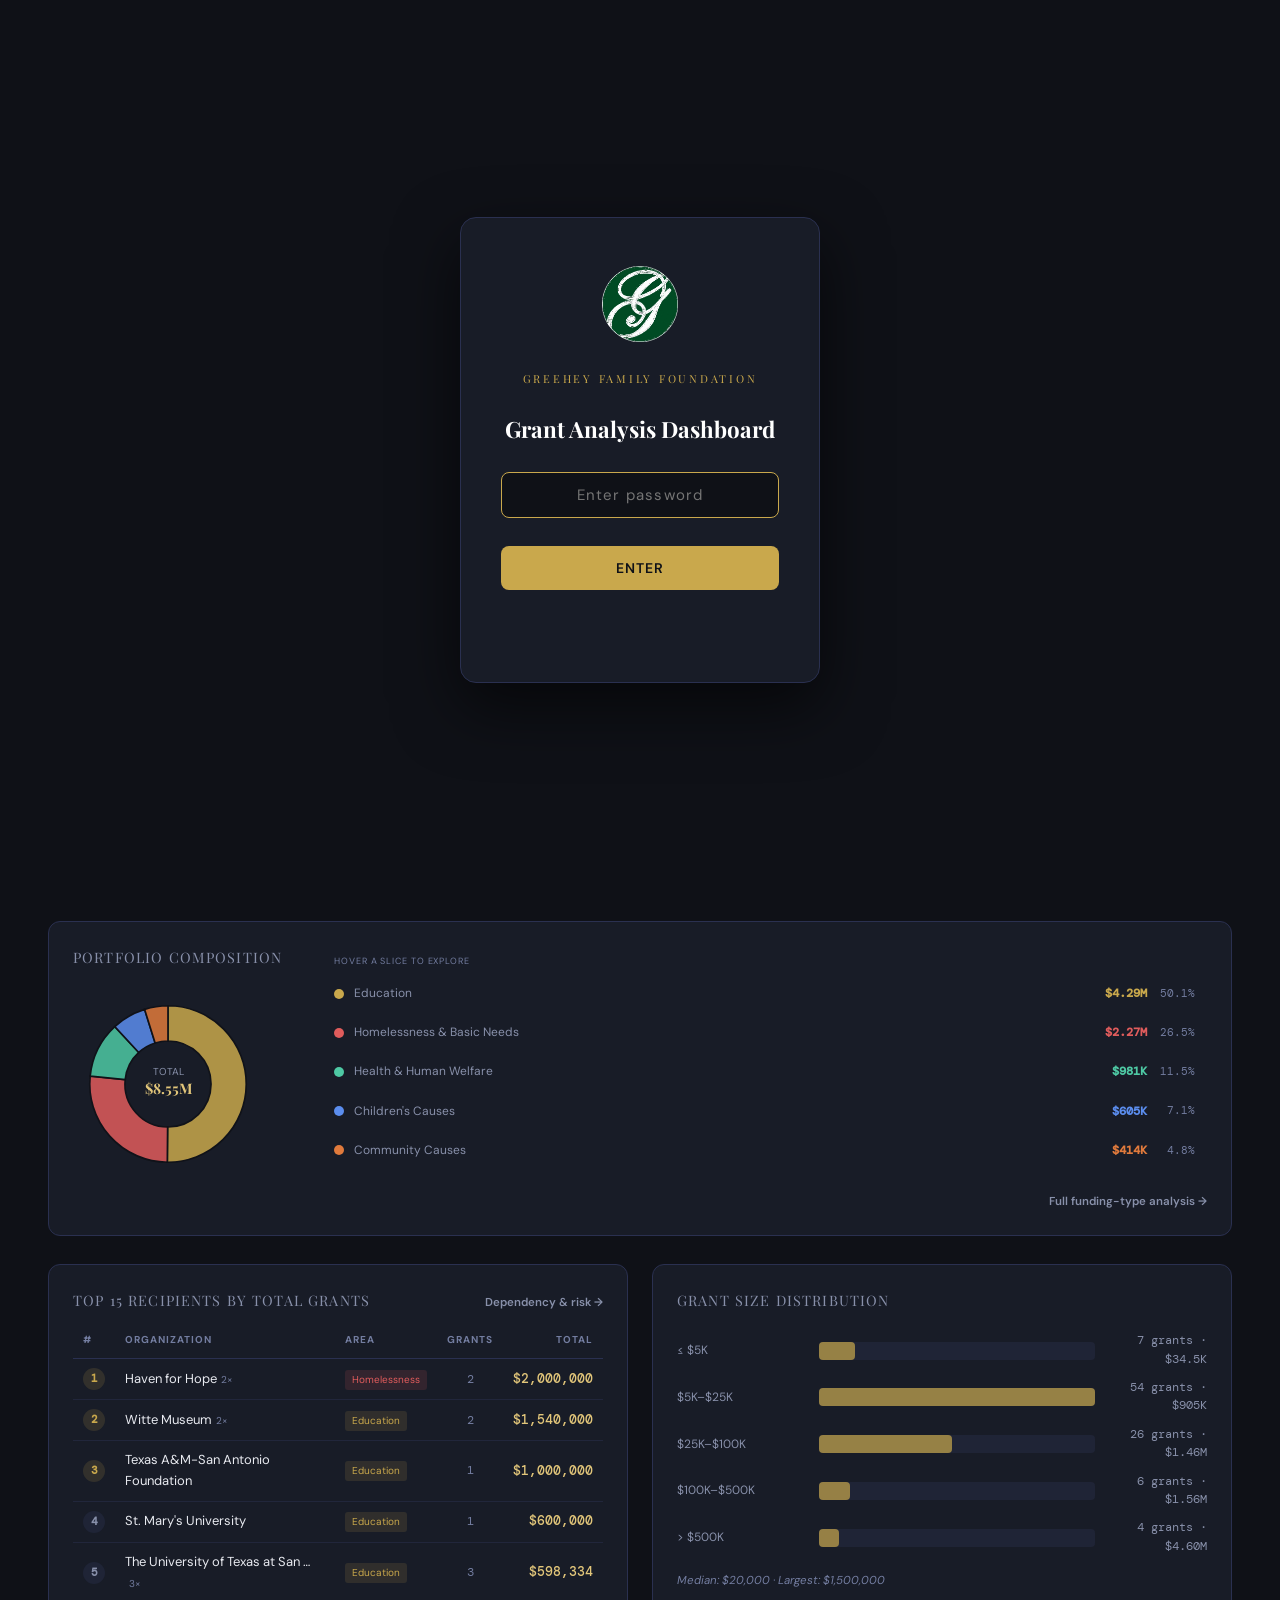
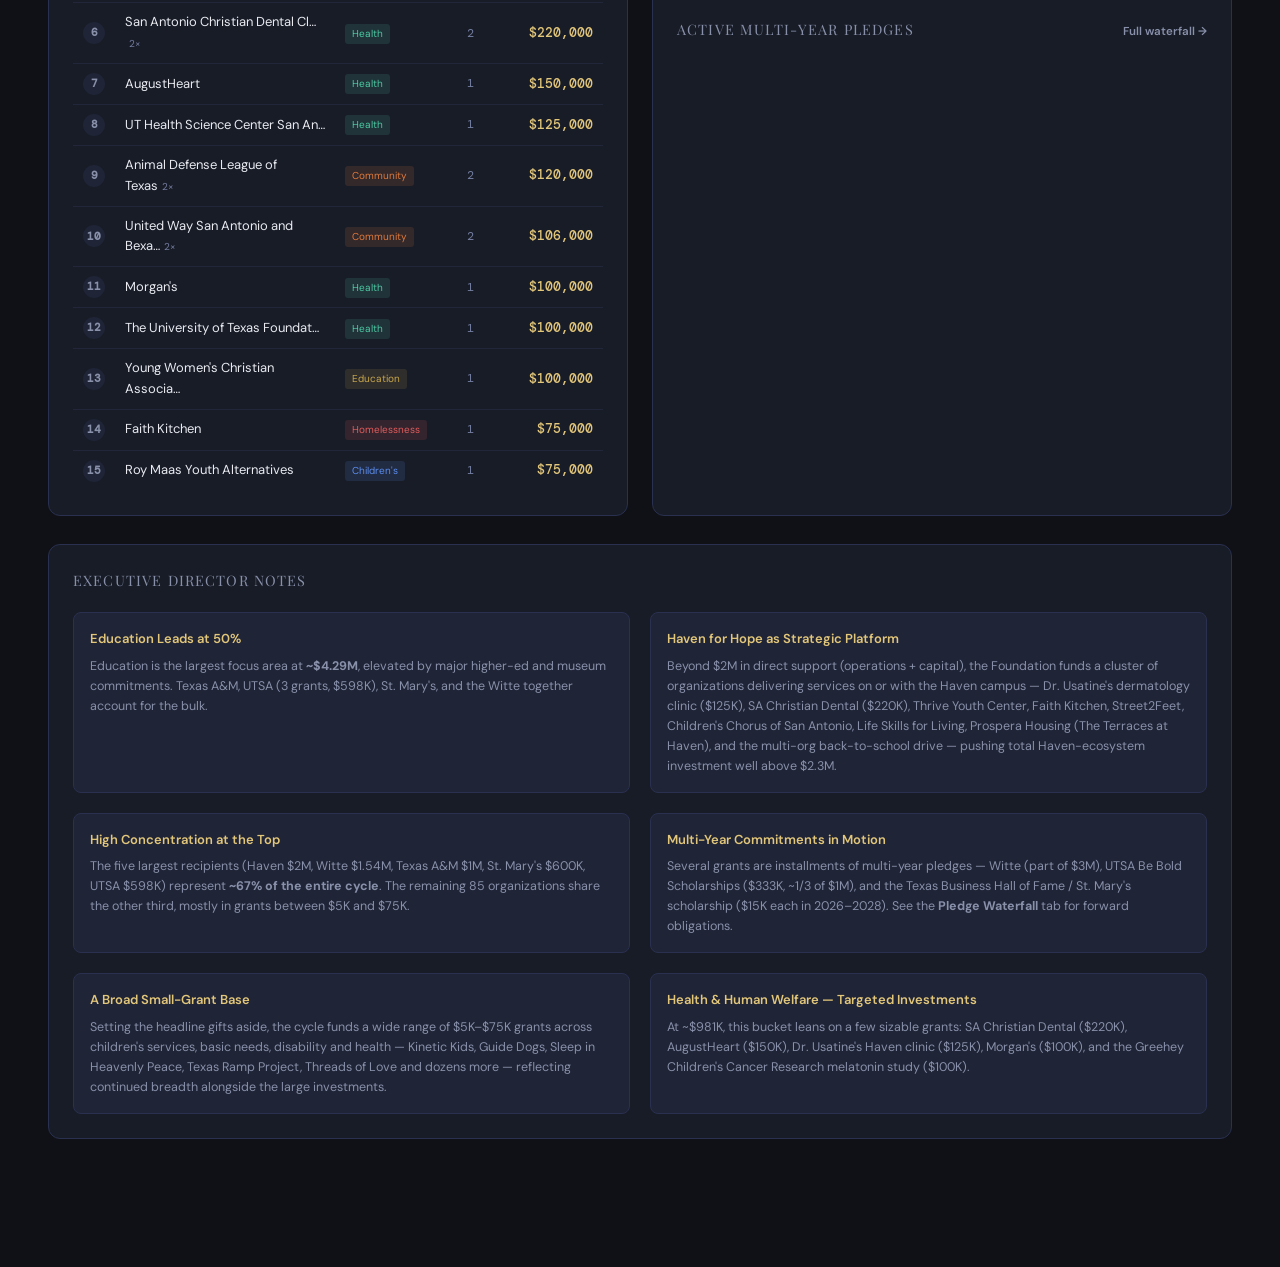
<file: index.html>
<!DOCTYPE html>
<html lang="en">
<head>
<meta charset="UTF-8">
<meta name="viewport" content="width=device-width, initial-scale=1.0">
<title>Greehey Family Foundation — Grant Analysis</title>
<link rel="icon" type="image/png" href="assets/logo.png">
<link rel="apple-touch-icon" href="assets/logo.png">
<link href="https://fonts.googleapis.com/css2?family=Playfair+Display:wght@400;600;700&family=DM+Sans:wght@300;400;500;600&family=DM+Mono:wght@400;500&display=swap" rel="stylesheet">
<link rel="stylesheet" href="css/styles.css">
</head>
<body>

<!-- ── Password Gate ── -->
<div id="pw-gate">
  <div id="pw-box">
    <img src="assets/logo.png" alt="Greehey Family Foundation logo" style="width:76px;height:76px">
    <div class="pw-logo">Greehey Family Foundation</div>
    <h2>Grant Analysis Dashboard</h2>
    <input id="pw-input" type="password" placeholder="Enter password" autocomplete="off" />
    <button id="pw-btn">Enter</button>
    <div id="pw-error"></div>
  </div>
</div>

<script src="js/gate.js"></script>

<!-- ══════════════════════════════════════════════════
     HEADER
══════════════════════════════════════════════════ -->
<div class="header">
  <div class="header-top">
    <div class="brand-row">
      <img src="assets/logo.png" class="brand-logo" alt="Greehey Family Foundation logo">
      <div>
      <div class="foundation-name">Greehey Family Foundation</div>
      <h1 id="dash-title">2025 Grant Portfolio<br>Analysis</h1>
      <div class="year-badge" id="year-badge">Year-to-Date · San Antonio, TX</div>
      <div class="header-actions">
        <div class="year-toggle">
          <button class="year-toggle-btn active" data-year="2025" onclick="setYear(2025)">2025</button>
          <button class="year-toggle-btn" data-year="2026" onclick="setYear(2026)">2026</button>
        </div>
        <!-- Board Packet button hidden for now; re-enable when the packet is ready to go live.
        <button class="newsletter-btn board-packet-btn" onclick="printBoardPacket()" title="Print or save a board-ready PDF of the summary">🖨️ Board Packet</button>
        -->
        <button class="newsletter-btn" onclick="openNewsletters(this)">📰 Newsletters</button>
      </div>
      </div>
    </div>
    <div class="family-notice" id="family-notice">
      <span class="family-notice-icon">🔒</span>
      <span>This dashboard is intended for <strong>Greehey Family members only</strong>.<br class="fn-break">Please do not share.</span>
    </div>
  </div>
</div>

<!-- ══════════════════════════════════════════════════
     2026 DISTRIBUTION OUTLOOK (against the $15M target)
══════════════════════════════════════════════════ -->
<div class="rmd-bar" id="rmd-bar">
  <div class="rmd-inner" style="padding:16px 0;gap:24px;flex-wrap:nowrap;align-items:center">

    <div style="font-size:10px;letter-spacing:0.12em;text-transform:uppercase;color:var(--text-dim);white-space:nowrap;flex-shrink:0">
      2026<br>Outlook
    </div>

    <!-- Big stacked bar (against the $15M distribution target) -->
    <div style="flex:1;min-width:0">
      <div style="position:relative;height:48px;border-radius:8px;overflow:hidden;background:var(--surface2)">
        <!-- Pledges: 13.1% of $15M -->
        <div style="position:absolute;top:0;left:0;height:100%;width:13.1%;background:#c0453a"></div>
        <!-- Admin: 11.7% of $15M -->
        <div style="position:absolute;top:0;left:13.1%;height:100%;width:11.7%;background:#c0703a"></div>
        <!-- Discretionary: 75.2% of $15M -->
        <div style="position:absolute;top:0;left:24.8%;height:100%;width:75.2%;background:linear-gradient(90deg,#3a6fd8,#3aaa88)"></div>
        <!-- Segment labels -->
        <div style="position:absolute;top:0;left:0;width:13.1%;height:100%;display:flex;flex-direction:column;justify-content:center;padding:0 8px;overflow:hidden">
          <div style="font-size:9px;color:rgba(255,255,255,0.9);font-weight:600;white-space:nowrap">Pledges</div>
          <div style="font-size:9px;color:rgba(255,255,255,0.65);font-family:'DM Mono',monospace;white-space:nowrap">$1.96M</div>
        </div>
        <div style="position:absolute;top:0;left:13.1%;width:11.7%;height:100%;display:flex;flex-direction:column;justify-content:center;padding:0 8px;overflow:hidden">
          <div style="font-size:9px;color:rgba(255,255,255,0.9);font-weight:600;white-space:nowrap">Admin</div>
          <div style="font-size:9px;color:rgba(255,255,255,0.65);font-family:'DM Mono',monospace;white-space:nowrap">$1.75M</div>
        </div>
        <div style="position:absolute;top:0;left:24.8%;width:75.2%;height:100%;display:flex;flex-direction:column;justify-content:center;align-items:center;padding:0 12px;overflow:hidden">
          <div style="font-size:12px;color:#fff;font-weight:600;white-space:nowrap">~$11.29M New Discretionary Grants</div>
          <div style="font-size:10px;color:rgba(255,255,255,0.6);font-family:'DM Mono',monospace;white-space:nowrap">75% of the $15M target</div>
        </div>
      </div>
    </div>

    <div class="rmd-divider"></div>

    <!-- Three clean stats -->
    <div style="display:flex;gap:20px;flex-shrink:0">
      <div style="text-align:center">
        <div style="font-family:'Playfair Display',serif;font-size:1.2rem;font-weight:700;color:var(--gold-light);line-height:1">~$265M</div>
        <div style="font-size:9px;text-transform:uppercase;letter-spacing:0.08em;color:var(--text-dim);margin-top:3px">Est. FMV</div>
      </div>
      <div style="text-align:center">
        <div style="font-family:'Playfair Display',serif;font-size:1.2rem;font-weight:700;color:var(--blue);line-height:1">$15M</div>
        <div style="font-size:9px;text-transform:uppercase;letter-spacing:0.08em;color:var(--text-dim);margin-top:3px">2026 Target</div>
      </div>
    </div>

  </div>
</div>

<!-- ══════════════════════════════════════════════════
     2026 TARGET PROGRESS BAR (year-specific; filled by renderMeta)
══════════════════════════════════════════════════ -->
<div class="rmd-bar" id="target-bar" style="display:none">
  <div class="rmd-inner" id="target-bar-inner" style="padding:16px 0;gap:24px;flex-wrap:nowrap;align-items:center"></div>
</div>

<!-- ══════════════════════════════════════════════════
     TABS
══════════════════════════════════════════════════ -->
<div class="tabs">
  <!-- Primary, family-facing views -->
  <div class="tab active" data-tab="overview" onclick="switchTab('overview',this)">📊 Overview</div>
  <div class="tab" data-tab="registry" onclick="switchTab('registry',this)">📋 All Grants</div>
  <div class="tab" data-tab="impact" onclick="switchTab('impact',this)">🌟 Impact</div>
  <!-- Grouped analytical views (board / staff) -->
  <div class="tab-menu" id="menu-analysis">
    <button class="tab-menu-btn" onclick="toggleMenu('analysis',event)">📈 Analysis <span class="menu-caret">▾</span></button>
    <div class="tab-menu-panel">
      <div class="menu-item" data-tab="yoy" onclick="switchTab('yoy',this)">🔀 Year over Year</div>
      <div class="menu-item" data-tab="funding" onclick="switchTab('funding',this)">💡 Type of Funding</div>
      <div class="menu-item" data-tab="waterfall" onclick="switchTab('waterfall',this)">📅 Pledge Waterfall</div>
      <div class="menu-item" data-tab="dependency" onclick="switchTab('dependency',this)">⚠️ Org Dependency Risk</div>
    </div>
  </div>
  <!-- Tools -->
  <div class="tab-menu" id="menu-tools">
    <button class="tab-menu-btn" onclick="toggleMenu('tools',event)">🛠️ Tools <span class="menu-caret">▾</span></button>
    <div class="tab-menu-panel">
      <div class="menu-item" data-tab="strategy" onclick="switchTab('strategy',this)">🧭 Overall Strategy</div>
      <div class="menu-item" data-tab="financial" onclick="switchTab('financial',this)">📈 990 Financial Analysis</div>
    </div>
  </div>
</div>
<!-- Mobile-only navigation (replaces the tab row on small screens) -->
<select class="mobile-nav" id="mobile-nav" onchange="switchTabById(this.value)" aria-label="Select dashboard view">
  <optgroup label="Main">
    <option value="overview">📊 Overview</option>
    <option value="registry">📋 All Grants</option>
    <option value="impact">🌟 Impact</option>
  </optgroup>
  <optgroup label="Analysis">
    <option value="yoy">🔀 Year over Year</option>
    <option value="funding">💡 Type of Funding</option>
    <option value="waterfall">📅 Pledge Waterfall</option>
    <option value="dependency">⚠️ Org Dependency Risk</option>
  </optgroup>
  <optgroup label="Tools">
    <option value="strategy">🧭 Overall Strategy</option>
    <option value="financial">📈 990 Financial Analysis</option>
  </optgroup>
</select>

<!-- ══════════════════════════════════════════════════
     TAB 1 — PORTFOLIO OVERVIEW
══════════════════════════════════════════════════ -->
<div class="tab-section active" id="section-overview">
<div class="main">
<div id="overview-content">

  <!-- Board landing summary (30-second headline) — rendered by board.js -->
  <div id="board-summary"></div>

  <div id="overview-status"></div>

  <div class="insight-grid fade-in" id="insight-grid"></div>

  <div class="card grid-full fade-in">
    <div style="display:flex;align-items:flex-start;gap:40px;flex-wrap:wrap">
      <div style="flex-shrink:0">
        <div class="card-title">Portfolio Composition</div>
        <div class="donut-wrap" id="donut-area"></div>
      </div>
      <div id="donut-detail" style="flex:1;min-width:260px;padding-top:8px"></div>
    </div>
    <div style="text-align:right;margin-top:10px"><button class="ov-detail-link" onclick="switchTabById('funding')">Full funding-type analysis →</button></div>
  </div>

  <div class="card grid-full fade-in" id="month-card">
    <div class="card-title">Grant Disbursements by Month</div>
    <div class="timeline-wrap">
      <div class="month-bars" id="month-bars"></div>
    </div>
  </div>

  <div class="grid2 fade-in">
    <div class="card">
      <div class="ov-card-head">
        <div class="card-title" style="margin-bottom:0">Top 15 Recipients by Total Grants</div>
        <button class="ov-detail-link" onclick="switchTabById('dependency')">Dependency &amp; risk →</button>
      </div>
      <table class="recipients-table" id="recipients-table"></table>
    </div>
    <div class="card">
      <div class="card-title">Grant Size Distribution</div>
      <div id="dist-section"></div>
      <div style="margin-top:28px">
        <div class="ov-card-head" style="margin-bottom:14px">
          <div class="card-title" style="margin-bottom:0">Active Multi-Year Pledges</div>
          <button class="ov-detail-link" onclick="switchTabById('waterfall')">Full waterfall →</button>
        </div>
        <div id="pledge-section"></div>
      </div>
    </div>
  </div>

  <!-- 2025 Distribution Compliance & 2026 Outlook -->
  <div class="card grid-full fade-in" id="overview-outlook" style="margin-bottom:28px">
    <div class="card-title">2025 Distribution Compliance &amp; 2026 Outlook</div>
    <div style="display:grid;grid-template-columns:1fr 1fr;gap:32px">

      <!-- 2025 bar -->
      <div>
        <div style="display:flex;justify-content:space-between;align-items:baseline;margin-bottom:8px">
          <div style="font-size:12px;font-weight:600;color:var(--text)">2025 Distribution Status</div>
          <div style="font-size:10px;color:var(--text-dim);font-family:'DM Mono',monospace">2025 Status</div>
        </div>
        <!-- stacked bar -->
        <div style="height:36px;background:var(--surface2);border-radius:6px;overflow:hidden;position:relative;border:1px solid var(--border)">
          <!-- paid grants fill -->
          <div style="position:absolute;top:0;left:0;height:100%;width:93.2%;background:linear-gradient(90deg,rgba(78,201,164,0.7),rgba(91,141,238,0.6));border-radius:5px 0 0 5px"></div>
          <!-- gap -->
          <div style="position:absolute;top:0;left:93.2%;height:100%;width:6.8%;background:rgba(224,92,92,0.45)"></div>
          <!-- required line -->
          <div style="position:absolute;top:0;left:0;right:0;bottom:0;display:flex;align-items:center;justify-content:space-between;padding:0 10px">
            <span style="font-size:11px;font-family:'DM Mono',monospace;color:#fff;font-weight:500">$13.5M paid</span>
            <span style="font-size:10px;font-family:'DM Mono',monospace;color:rgba(255,255,255,0.55)">~$984K gap</span>
          </div>
        </div>
        <div style="display:flex;justify-content:space-between;margin-top:6px">
          <div style="display:flex;gap:14px">
            <div style="display:flex;align-items:center;gap:5px;font-size:10px;color:var(--text-dim)"><div style="width:8px;height:8px;border-radius:2px;background:rgba(78,201,164,0.7)"></div>Paid</div>
            <div style="display:flex;align-items:center;gap:5px;font-size:10px;color:var(--text-dim)"><div style="width:8px;height:8px;border-radius:2px;background:rgba(224,92,92,0.45)"></div>Est. Gap</div>
          </div>
          <div style="font-size:10px;color:var(--text-dim)">Required: <span style="color:var(--orange);font-family:'DM Mono',monospace">$14.48M</span> (incl. 2024 carryforward)</div>
        </div>
      </div>

      <!-- 2026 bar -->
      <div>
        <div style="display:flex;justify-content:space-between;align-items:baseline;margin-bottom:8px">
          <div style="font-size:12px;font-weight:600;color:var(--text)">2026 Distribution Plan</div>
          <div style="font-size:10px;color:var(--text-dim);font-family:'DM Mono',monospace">Target: $15M</div>
        </div>
        <!-- stacked bar showing how the $15M target gets filled -->
        <div style="height:36px;background:var(--surface2);border-radius:6px;overflow:hidden;position:relative;border:1px dashed rgba(91,141,238,0.35)">
          <!-- pledges locked (1.96M / 15M = 13.1%) -->
          <div style="position:absolute;top:0;left:0;height:100%;width:13.1%;background:rgba(224,92,92,0.6)" title="Locked pledges $1.96M"></div>
          <!-- admin (1.75M / 15M = 11.7%) -->
          <div style="position:absolute;top:0;left:13.1%;height:100%;width:11.7%;background:rgba(224,122,60,0.5)" title="Operations $1.75M"></div>
          <!-- remaining discretionary (75.2%) -->
          <div style="position:absolute;top:0;left:24.8%;height:100%;width:75.2%;background:rgba(91,141,238,0.4);border-radius:0 5px 5px 0"></div>
          <!-- labels -->
          <div style="position:absolute;top:0;left:0;right:0;bottom:0;display:flex;align-items:center;justify-content:center">
            <span style="font-size:11px;font-family:'DM Mono',monospace;color:#fff;font-weight:500">~$11.29M new discretionary</span>
          </div>
        </div>
        <div style="display:flex;gap:14px;margin-top:6px;flex-wrap:wrap">
          <div style="display:flex;align-items:center;gap:5px;font-size:10px;color:var(--text-dim)"><div style="width:8px;height:8px;border-radius:2px;background:rgba(224,92,92,0.6)"></div>Pledges $1.96M</div>
          <div style="display:flex;align-items:center;gap:5px;font-size:10px;color:var(--text-dim)"><div style="width:8px;height:8px;border-radius:2px;background:rgba(224,122,60,0.5)"></div>Admin $1.75M</div>
          <div style="display:flex;align-items:center;gap:5px;font-size:10px;color:var(--text-dim)"><div style="width:8px;height:8px;border-radius:2px;background:rgba(91,141,238,0.4)"></div>New grants ~$11.29M</div>
        </div>
      </div>

    </div>
  </div>

  <div class="card grid-full fade-in">
    <div class="card-title">Executive Director Notes</div>
    <div id="insights-text" style="display:grid;grid-template-columns:1fr 1fr;gap:20px"></div>
  </div>

</div>
<div id="overview-placeholder" style="display:none"></div>
</div>
</div>

<!-- ══════════════════════════════════════════════════
     TAB — ALL GRANTS (searchable registry)
══════════════════════════════════════════════════ -->
<div class="tab-section" id="section-registry">
<div class="main">
<div id="registry-content">

  <div class="card grid-full">
    <div style="display:flex;align-items:flex-start;justify-content:space-between;gap:16px;flex-wrap:wrap;margin-bottom:6px">
      <div>
        <div class="card-title" style="margin-bottom:4px">Complete Grant Registry</div>
        <div style="font-size:12px;color:var(--text-muted);line-height:1.6;max-width:640px">Every grant line item for the selected year. Search by organization, purpose, or category; click a column header to sort; or filter by focus area. Press <strong>IRS&nbsp;990</strong> on any row to pull that grantee's live IRS filing (status, financials, multi-year trend) from ProPublica. Use Download CSV to export the current view.</div>
      </div>
      <button class="reg-export" onclick="regExportCsv()">⬇ Download CSV</button>
    </div>

    <div class="reg-controls">
      <input type="text" id="reg-search" class="reg-search" placeholder="Search organization, purpose, or category…" oninput="regSearch(this.value)" autocomplete="off">
      <div class="reg-chips" id="reg-chips"></div>
    </div>

    <div class="reg-summary" id="reg-summary"></div>

    <table class="recipients-table reg-table" id="reg-table">
      <thead>
        <tr>
          <th style="width:30px">#</th>
          <th class="reg-sortable" onclick="regSort('org')">Organization <span class="reg-arrow" id="reg-arr-org"></span></th>
          <th class="reg-sortable" onclick="regSort('memo')">Purpose / Memo <span class="reg-arrow" id="reg-arr-memo"></span></th>
          <th class="reg-sortable" onclick="regSort('cat')">Focus Area <span class="reg-arrow" id="reg-arr-cat"></span></th>
          <th class="reg-sortable" onclick="regSort('amt')" style="text-align:right">Amount <span class="reg-arrow" id="reg-arr-amt"></span></th>
        </tr>
      </thead>
      <tbody id="reg-tbody"></tbody>
    </table>
    <div class="reg-empty" id="reg-empty" style="display:none">No grants match your search.</div>
  </div>

</div>
<div id="registry-placeholder" style="display:none"></div>
</div>
</div>

<!-- ══════════════════════════════════════════════════
     TAB — YEAR OVER YEAR
══════════════════════════════════════════════════ -->
<div class="tab-section" id="section-yoy">
<div class="main">
<div id="yoy-content">

  <div class="callout cblue" style="margin-bottom:20px">
    <div class="callout-icon">🔵</div>
    <div class="callout-text" id="yoy-disclaimer"><strong>How to read this:</strong> 2025 reflects a <em>full year</em> of grantmaking, while 2026 to date includes only the <strong>June cycle</strong> ($8.55M of a $15M target). A second cycle is expected later in the year, so the year-over-year declines below are expected to narrow once the November cycle is committed. Deltas compare committed dollars to date, not final-year totals.</div>
  </div>

  <div class="kpi-row" id="yoy-kpi-row" style="margin-bottom:24px"></div>

  <div class="card" style="margin-bottom:24px">
    <div class="card-title">Giving by Focus Area — <span id="yoy-cat-years">2025 vs 2026</span></div>
    <div id="yoy-category"></div>
  </div>

  <div class="grid2" style="margin-bottom:24px">
    <div class="card">
      <div class="card-title">New Grantees <span style="font-weight:400;color:var(--text-dim);font-size:12px">— funded in <span class="yoy-yr-late">2026</span>, not <span class="yoy-yr-early">2025</span></span></div>
      <div id="yoy-new"></div>
    </div>
    <div class="card">
      <div class="card-title">Lapsed Grantees <span style="font-weight:400;color:var(--text-dim);font-size:12px">— funded in <span class="yoy-yr-early">2025</span>, not yet in <span class="yoy-yr-late">2026</span></span></div>
      <div id="yoy-lapsed"></div>
    </div>
  </div>

  <div class="card" style="margin-bottom:24px">
    <div class="card-title">Top Recipient Movement</div>
    <table class="yoy-table" id="yoy-toporgs"></table>
  </div>

</div>
<div id="yoy-placeholder" style="display:none"></div>
</div>
</div>

<!-- ══════════════════════════════════════════════════
     TAB 2 — TYPE OF FUNDING
══════════════════════════════════════════════════ -->
<div class="tab-section" id="section-funding">
<div class="main">
<div id="funding-content">

  <div style="margin-bottom:20px">
    <div style="font-size:12px;color:var(--text-muted);line-height:1.7;max-width:820px">
      This analysis cuts across all organizational buckets to show <strong style="color:var(--text)">how</strong> the Foundation gives — not just who it gives to. Every grant is classified by its funding type based on the grant memo and purpose. This is independent of the focus area categorization on the Portfolio Overview tab.
    </div>
  </div>

  <!-- Type KPI row -->
  <div id="type-kpi-row" style="display:grid;grid-template-columns:repeat(7,1fr);gap:10px;margin-bottom:24px"></div>

  <div class="grid2" style="margin-bottom:24px">
    <!-- Horizontal bar chart -->
    <div class="card" style="grid-column:1 / -1">
      <div class="card-title">Giving by Funding Type — Total Disbursed</div>
      <div id="type-bars"></div>
    </div>
  </div>

  <!-- Type Summary removed; Largest Grants by Type shown full width -->
  <div class="card grid-full" style="margin-bottom:24px">
    <div class="card-title">Largest Grants by Type</div>
    <div id="type-top-grants"></div>
  </div>

  <!-- Methodology -->
  <div class="card" style="margin-bottom:24px">
    <div class="card-title">Classification Methodology</div>
    <div style="display:grid;grid-template-columns:repeat(4,1fr);gap:14px" id="type-methodology"></div>
  </div>

</div>
<div id="funding-placeholder" style="display:none"></div>
</div>
</div>

<!-- ══════════════════════════════════════════════════
     TAB 3 — PLEDGE WATERFALL
══════════════════════════════════════════════════ -->
<div class="tab-section" id="section-waterfall">
<div class="main">
<div id="waterfall-content">

  <div class="kpi-row" id="wf-kpi-row"></div>

  <div class="card" style="margin-bottom:24px">
    <div class="card-title">Annual Obligation Waterfall — Committed Dollars by Year</div>
    <div class="waterfall-wrap">
      <div class="wf-chart" id="wf-chart"></div>
    </div>
    <div style="display:flex;gap:16px;flex-wrap:wrap;margin-top:16px;padding-top:12px;border-top:1px solid var(--border)" id="wf-legend"></div>
  </div>

  <div class="card" style="margin-bottom:24px">
    <div class="card-title">Year-by-Year Obligation Detail</div>
    <div id="year-breakdown"></div>
  </div>

  <div class="card" style="margin-bottom:24px">
    <div class="card-title">Full Pledge Registry — Status &amp; Completion</div>
    <table class="pledge-table" id="pledge-registry"></table>
  </div>

  <div class="card" style="margin-bottom:24px">
    <div class="card-title">Consultant Observations</div>
    <div class="callout cblue">
      <div class="callout-icon">🔵</div>
      <div class="callout-text"><strong>Recommendation: Build a pledge reserve policy.</strong> Best practice for foundations with active multi-year pledges is to set aside a "pledge reserve" — often 1–2× the next year's obligations — in a designated fund or investment sleeve. This prevents investment volatility from forcing a pledge default.</div>
    </div>
  </div>

</div>
<div id="waterfall-placeholder" style="display:none"></div>
</div>
</div>

<!-- ══════════════════════════════════════════════════
     TAB 3 — ORG DEPENDENCY RISK
══════════════════════════════════════════════════ -->
<div class="tab-section" id="section-dependency">
<div class="main">
<div id="dependency-content">

  <div class="kpi-row" id="dep-kpi-row"></div>

  <div class="callout cred" style="margin-bottom:20px">
    <div class="callout-icon">⚠️</div>
    <div class="callout-text"><strong>How to read this:</strong> Dependency risk flags organizations where the Greehey Foundation's <span id="dep-year">2025</span> giving likely represents a <em>dominant share of their operating budget</em>. The risk level is an estimate; press <strong>IRS&nbsp;990</strong> on any row to pull that grantee's actual filing (revenue, expenses, exempt status) live from ProPublica and see our grant as a real share of their budget. <strong>This is a flag for deeper due diligence, not a certainty.</strong></div>
  </div>

  <div class="card" style="margin-bottom:24px">
    <div class="card-title">Grantee Dependency Risk Matrix</div>
    <div class="dep-legend">
      <div class="dep-legend-item"><div class="dep-dot" style="background:var(--red)"></div> High Risk — Foundation likely top-1 or top-2 funder</div>
      <div class="dep-legend-item"><div class="dep-dot" style="background:var(--orange)"></div> Medium Risk — Significant concentration, monitor</div>
      <div class="dep-legend-item"><div class="dep-dot" style="background:var(--gold)"></div> Watch — Multi-grant recipient, review annually</div>
      <div class="dep-legend-item"><div class="dep-dot" style="background:var(--green)"></div> Low Risk — Large/diversified org</div>
    </div>
    <table class="dep-table" id="dep-table"></table>
  </div>

  <div class="grid2" style="margin-bottom:24px">
    <div class="card">
      <div class="card-title">Multi-Grant Recipients (2025)</div>
      <div id="multi-grant-list"></div>
    </div>
    <div class="card">
      <div class="card-title">Dependency Risk Insights</div>
      <div id="dep-insights-list"></div>
    </div>
  </div>

  <div class="card" style="margin-bottom:24px">
    <div class="card-title">Recommendations</div>
    <div class="callout cred">
      <div class="callout-icon">🔴</div>
      <div class="callout-text"><strong>Adopt a dependency policy.</strong> Best practice: no single grantee should receive more than 20–30% of their total operating budget from one foundation. For any org where this is suspected, request a copy of their most recent Form 990 or audited financials before renewing.</div>
    </div>
    <div class="callout corange">
      <div class="callout-icon">🟠</div>
      <div class="callout-text"><strong>Stage exit strategies for high-dependency orgs.</strong> If the Foundation ever needs to reduce or exit a grant, high-dependency orgs need 12–18 months notice and transition support — not just a grant decline letter. Consider adding this language to grant agreements.</div>
    </div>
    <div class="callout cblue">
      <div class="callout-icon">🔵</div>
      <div class="callout-text"><strong>Consider capacity-building supplements.</strong> For orgs rated High or Medium risk, a supplemental $5–10K grant earmarked for "fundraising infrastructure" is a high-leverage intervention that reduces dependency over time.</div>
    </div>
  </div>

</div>
<div id="dependency-placeholder" style="display:none"></div>
</div>
</div>

<!-- ══════════════════════════════════════════════════
     TAB 4 — 990 FINANCIAL ANALYSIS
══════════════════════════════════════════════════ -->
<div class="tab-section" id="section-financial">
<div class="main">
<div id="financial-content">

  <!-- KPI Row -->
  <div class="kpi-row" style="margin-bottom:24px">
    <div class="kpi-box kgold"><div class="kpi-val2">$251.9M</div><div class="kpi-label2">FMV at 12/31/2024</div></div>
    <div class="kpi-box kblue"><div class="kpi-val2">$173.5M</div><div class="kpi-label2">Book Value (Net Assets)</div></div>
    <div class="kpi-box kgreen" style="--before-color:var(--green)"><div class="kpi-val2" style="color:var(--green)">+$78.4M</div><div class="kpi-label2">Unrealized Appreciation</div></div>
    <div class="kpi-box korange"><div class="kpi-val2">~$265M</div><div class="kpi-label2">Est. Current FMV (Mar 2026)</div></div>
  </div>

  <!-- Book vs FMV Hero -->
  <div class="asset-compare" style="margin-bottom:24px">
    <div class="asset-col book">
      <div class="asset-col-label">Book Value (Cost Basis)</div>
      <div class="asset-col-val">$173,511,454</div>
      <div class="asset-col-sub">What the foundation paid for its assets · Balance sheet line 29</div>
      <div style="margin-top:16px;font-size:12px;color:var(--text-dim);line-height:1.6">
        This is the accounting/tax value. It drives the balance sheet but <em>understates real wealth</em> significantly. The IRS does not use this for 5% payout calculations.
      </div>
    </div>
    <div class="asset-col fmv">
      <div class="asset-col-label">Fair Market Value · What It's Actually Worth</div>
      <div class="asset-col-val">$251,883,734</div>
      <div class="asset-col-sub">Reported in Part II, col. (c) and Part IX · Used for 5% RMD calculation</div>
      <div class="unrealized-badge">+$78,372,280 unrealized appreciation</div>
      <div style="margin-top:12px;font-size:12px;color:var(--text-dim);line-height:1.6">
        The equity portfolio alone has $65.7M in unrealized gains — 84% of the total gap — driven by three consecutive years of strong equity markets (2022–2024).
      </div>
    </div>
  </div>

  <div class="grid2" style="margin-bottom:24px">

    <!-- Investment Portfolio Breakdown -->
    <div class="card">
      <div class="card-title">Investment Portfolio — Book vs Fair Market Value</div>
      <div style="display:flex;gap:16px;margin-bottom:12px">
        <div style="display:flex;align-items:center;gap:6px;font-size:11px;color:var(--text-muted)"><div style="width:10px;height:10px;border-radius:2px;background:var(--surface2);border:1px solid var(--border)"></div>Book Value</div>
        <div style="display:flex;align-items:center;gap:6px;font-size:11px;color:var(--text-muted)"><div style="width:10px;height:10px;border-radius:2px;background:var(--gold)"></div>Fair Market Value</div>
      </div>
      <div id="portfolio-bars"></div>
      <div style="margin-top:16px;padding-top:12px;border-top:1px solid var(--border);display:flex;justify-content:space-between">
        <div style="font-size:11px;color:var(--text-dim)">Total Book Value</div>
        <div style="font-family:'DM Mono',monospace;font-size:12px;color:var(--text-muted)">$173,511,454</div>
      </div>
      <div style="display:flex;justify-content:space-between;margin-top:4px">
        <div style="font-size:11px;color:var(--text-dim)">Total Fair Market Value</div>
        <div style="font-family:'DM Mono',monospace;font-size:12px;color:var(--gold-light)">$251,883,734</div>
      </div>
    </div>

    <!-- Payout Compliance Tracker -->
    <div class="card">
      <div class="card-title">5% Payout Compliance — Multi-Year View</div>
      <div style="display:flex;gap:16px;margin-bottom:14px;flex-wrap:wrap">
        <div style="display:flex;align-items:center;gap:6px;font-size:11px;color:var(--text-muted)"><div style="width:10px;height:10px;border-radius:2px;background:var(--surface2);border:1px solid var(--border)"></div>Required Min.</div>
        <div style="display:flex;align-items:center;gap:6px;font-size:11px;color:var(--text-muted)"><div style="width:10px;height:10px;border-radius:2px;background:var(--green)"></div>Actual Paid</div>
        <div style="display:flex;align-items:center;gap:6px;font-size:11px;color:var(--text-muted)"><div style="width:10px;height:10px;border-radius:2px;background:var(--orange)"></div>Estimated</div>
      </div>
      <div id="compliance-rows"></div>
      <div style="margin-top:14px;padding:10px 12px;background:var(--surface2);border-radius:6px;font-size:11.5px;color:var(--text-muted);line-height:1.6">
        <strong style="color:var(--orange)">Note:</strong> 2024 was ~$2M short of its required minimum. The 2025 grant surge of ~$13.5M cures the 2024 carryforward but may leave ~$984K short of the combined 2025 obligation. The 2026 cure window (Dec 31, 2026) remains open.
      </div>
    </div>
  </div>

  <!-- The Treadmill Effect + Operating Expenses -->
  <div class="grid2" style="margin-bottom:24px">
    <div class="card">
      <div class="card-title">The Rising Floor — RMD Treadmill Effect</div>
      <div style="font-size:12px;color:var(--text-muted);margin-bottom:16px;line-height:1.6">As FMV grows, the 5% required minimum grows automatically — even if no gains are realized. The foundation must increase its annual grantmaking just to stay compliant.</div>
      <div id="treadmill-rows"></div>
      <div style="margin-top:12px;padding:10px 12px;background:rgba(224,122,60,0.08);border:1px solid rgba(224,122,60,0.2);border-radius:6px;font-size:11.5px;color:var(--text-muted)">
        At the current growth rate, the 5% floor increases by <strong style="color:var(--orange)">~$650K/year</strong> — meaning the foundation must add roughly that amount to its annual giving budget just to stay in place.
      </div>
    </div>

    <div class="card">
      <div class="card-title">2024 Operating Expenses Breakdown</div>
      <div id="expense-bars"></div>
      <div style="margin-top:16px;padding-top:12px;border-top:1px solid var(--border)">
        <div style="display:flex;justify-content:space-between;margin-bottom:6px">
          <div style="font-size:12px;color:var(--text-muted)">Total Operating & Admin</div>
          <div style="font-family:'DM Mono',monospace;font-size:12px;color:var(--text-muted)">$1,751,963</div>
        </div>
        <div style="display:flex;justify-content:space-between;margin-bottom:6px">
          <div style="font-size:12px;color:var(--text-muted)">Grants Paid (2024)</div>
          <div style="font-family:'DM Mono',monospace;font-size:12px;color:var(--gold-light)">$7,056,631</div>
        </div>
        <div style="display:flex;justify-content:space-between">
          <div style="font-size:12px;color:var(--text-muted)">Admin as % of Grants (2024)</div>
          <div style="font-family:'DM Mono',monospace;font-size:12px;color:var(--orange)">24.8%</div>
        </div>
        <div style="display:flex;justify-content:space-between;margin-top:4px">
          <div style="font-size:12px;color:var(--text-muted)">Admin as % of Grants (2025 est.)</div>
          <div style="font-family:'DM Mono',monospace;font-size:12px;color:var(--green)">~13%</div>
        </div>
      </div>
    </div>
  </div>

  <!-- 2026 Capacity Summary + Governance -->
  <div class="grid2" style="margin-bottom:24px">
    <div class="card">
      <div class="card-title">2026 Grantmaking Capacity Model</div>
      <div id="capacity-rows"></div>
      <div style="margin-top:16px;padding:14px 16px;background:var(--gold-faint);border:1px solid rgba(201,168,76,0.2);border-radius:8px">
        <div style="font-size:11px;color:var(--gold);text-transform:uppercase;letter-spacing:0.08em;margin-bottom:4px">Est. New Discretionary Giving Available</div>
        <div style="font-family:'Playfair Display',serif;font-size:1.8rem;font-weight:700;color:var(--gold-light)">~$11.3M</div>
        <div style="font-size:11px;color:var(--text-dim);margin-top:4px">Against the $15M target, after pledges and operations — before any new commitments</div>
      </div>
    </div>

    <div class="card">
      <div class="card-title">Governance &amp; Foundation Structure</div>
      <div id="governance-rows"></div>
      <div style="margin-top:16px;padding:10px 12px;background:var(--surface2);border-radius:6px;font-size:11.5px;color:var(--text-muted);line-height:1.6">
        <strong style="color:var(--text)">Lean governance by design.</strong> No employees earning over $50K. Investment management ($1.1M) is the largest single cost — representing 0.46% of AUM. As assets approach $300M, a fee renegotiation could save $250–300K annually.
      </div>
    </div>
  </div>

  <!-- Key 990 Observations -->
  <div class="card" style="margin-bottom:24px">
    <div class="card-title">990-PF Analyst Observations</div>
    <div style="display:grid;grid-template-columns:1fr 1fr;gap:20px" id="fin-insights"></div>
  </div>

</div>
<div id="financial-placeholder" style="display:none"></div>
</div>
</div>

<!-- ══════════════════════════════════════════════════
     TAB 6 — ESTIMATED IMPACT
══════════════════════════════════════════════════ -->
<div class="tab-section" id="section-impact">
<div class="main">
<div id="impact-content">

  <div style="background:var(--surface2);border:1px solid var(--border);border-radius:8px;padding:14px 18px;margin-bottom:24px;font-size:12px;color:var(--text-muted);line-height:1.7;border-left:3px solid var(--gold)">
    <strong style="color:var(--gold-light)">How to read this:</strong> Every <span id="impact-year">2025</span> grant is included. <strong style="color:var(--text)">Reach figures are annual</strong> — they reflect the number of people (or units) each funded program serves in a typical <strong>year</strong>, i.e. the program's overall capacity. They are <em>not</em> one-time totals and are <em>not</em> scaled to the size of our grant. Reach also reflects the total capacity of each program — not people attributable solely to GFF — and one person may appear across multiple programs. Figures are based on published grantee data, sector benchmarks, and program-capacity estimates. <em>This is annual reach, not attribution.</em>
  </div>

  <div id="impact-heroes" style="display:grid;grid-template-columns:repeat(4,1fr);gap:14px;margin-bottom:24px"></div>
  <div id="impact-heroes-2" style="display:grid;grid-template-columns:repeat(4,1fr);gap:14px;margin-bottom:28px"></div>
  <div id="impact-tables"></div>

  <div id="impact-footnote" style="background:var(--surface2);border:1px solid var(--border);border-radius:8px;padding:16px 20px;font-size:11px;color:var(--text-dim);line-height:1.75;margin-top:8px"></div>

</div>
<div id="impact-placeholder" style="display:none"></div>
</div>
</div>


<!-- ══════════════════════════════════════════════════
     TAB — OVERALL STRATEGY (analyst synthesis)
══════════════════════════════════════════════════ -->
<div class="tab-section" id="section-strategy">
<div class="main">
<div id="strategy-content"></div>
</div>
</div>

<!-- ══════════════════════════════════════════════════
     TAB 10 — NEWSLETTERS
══════════════════════════════════════════════════ -->
<div class="tab-section" id="section-newsletters">
  <iframe id="newsletters-frame" style="width:100%;height:calc(100vh - 100px);border:none;display:block"></iframe>
</div>


<!-- Shared constants + multi-year data registry -->
<script src="js/config.js"></script>
<!-- Per-year data -->
<script src="js/data/meta-2025.js"></script>
<script src="js/data/grants-2025.js"></script>
<script src="js/data/overview-2025.js"></script>
<script src="js/data/impact-2025.js"></script>
<script src="js/data/pledges-2025.js"></script>
<script src="js/data/funding-2025.js"></script>
<script src="js/data/financial-2025.js"></script>
<!-- Per-year data: 2026 -->
<script src="js/data/meta-2026.js"></script>
<script src="js/data/grants-2026.js"></script>
<script src="js/data/overview-2026.js"></script>
<script src="js/data/impact-2026.js"></script>
<script src="js/data/pledges-2026.js"></script>
<script src="js/data/funding-2026.js"></script>
<script src="js/data/dependency-2026.js"></script>
<!-- Render layer (one module per tab) -->
<script src="js/render/util.js"></script>
<script src="js/render/yoy.js"></script>
<script src="js/render/overview.js"></script>
<script src="js/render/registry.js"></script>
<script src="js/render/impact.js"></script>
<script src="js/render/funding.js"></script>
<script src="js/render/waterfall.js"></script>
<script src="js/render/dependency.js"></script>
<script src="js/render/financial.js"></script>
<script src="js/render/strategy.js"></script>
<script src="js/render/board.js"></script>
<!-- Application orchestration -->
<script src="js/app.js"></script>
<!-- ══════════════════════════════════════════════════
     STICKY FOOTER
══════════════════════════════════════════════════ -->
<div class="sticky-footer">
  <div class="footer-group" id="footer-stats"></div>

  <div class="footer-group">
    <div id="footer-label" style="font-size:9px;text-transform:uppercase;letter-spacing:0.12em;color:var(--text-dim)">Greehey Family Foundation · 2025 Analysis</div>
  </div>
</div>

</body>
</html>
</file>
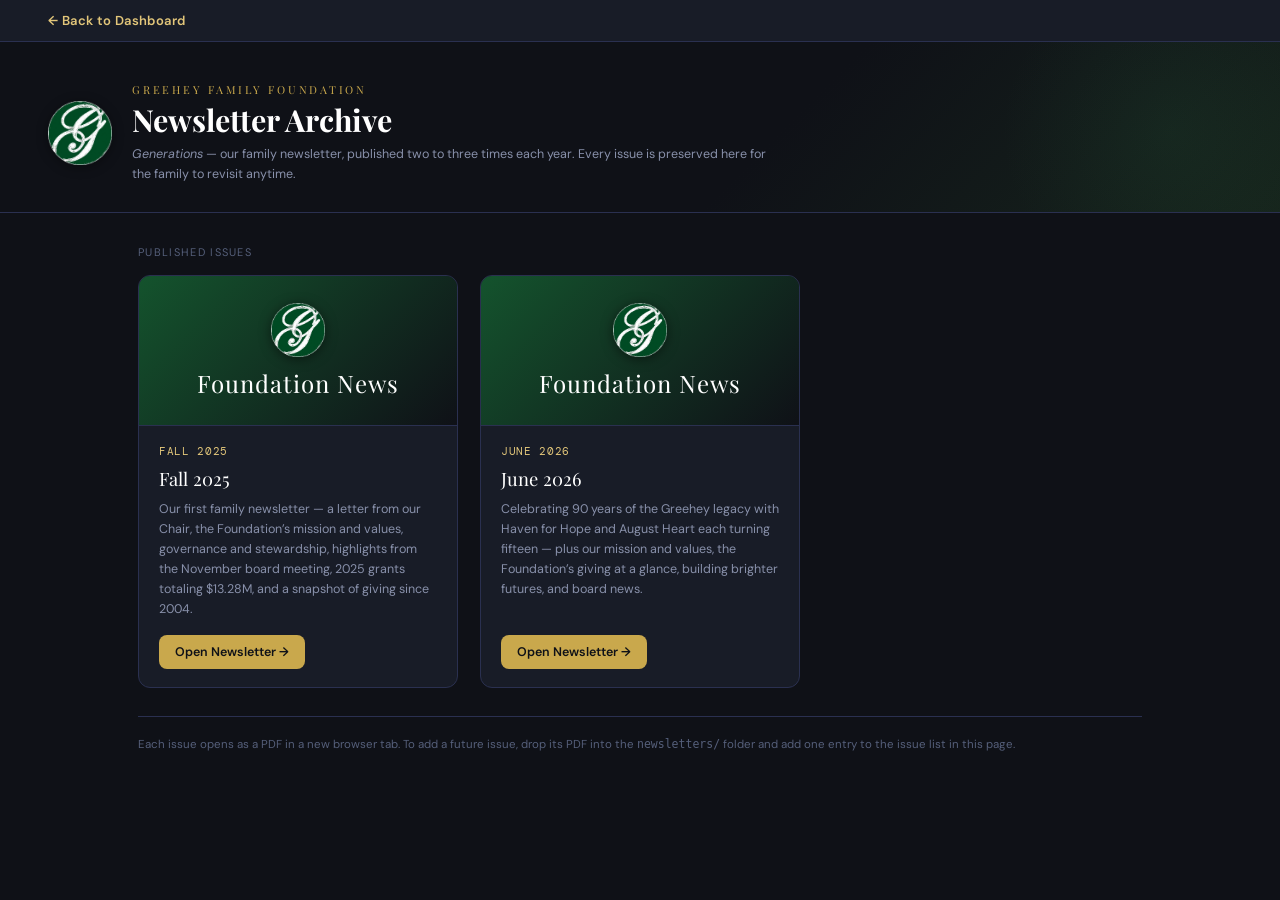
<file: newsletters/index.html>
<!DOCTYPE html>
<html lang="en">
<head>
<meta charset="UTF-8">
<meta name="viewport" content="width=device-width, initial-scale=1.0">
<title>Greehey Family Foundation — Newsletter Archive</title>
<link href="https://fonts.googleapis.com/css2?family=Playfair+Display:wght@400;600;700&family=DM+Sans:wght@300;400;500;600&family=DM+Mono:wght@400;500&display=swap" rel="stylesheet">
<style>
  :root{
    --bg:#0f1117; --surface:#181c27; --surface2:#1f2436; --border:#2a3050;
    --gold:#c9a84c; --gold-light:#e2c67a; --green:#2f7d4f; --green-deep:#14532d;
    --text:#e8eaf0; --text-muted:#8890aa; --text-dim:#555f7a;
  }
  *{ box-sizing:border-box; margin:0; padding:0; }
  body{ background:var(--bg); color:var(--text); font-family:'DM Sans',sans-serif;
    -webkit-font-smoothing:antialiased; padding:0 0 60px; }
  a{ text-decoration:none; color:inherit; }

  .arc-backbar{
    display:flex; align-items:center; gap:8px;
    padding:12px 48px; background:var(--surface);
    border-bottom:1px solid var(--border);
    color:var(--gold-light); font-size:13px; font-weight:600; letter-spacing:0.03em;
    transition:color .18s ease, background .18s ease;
  }
  .arc-backbar:hover{ color:var(--gold); background:#1c2130; }

  .arc-header{
    padding:40px 48px 28px; border-bottom:1px solid var(--border);
    background:linear-gradient(135deg,#0f1117 60%,#16241c);
    display:flex; align-items:center; gap:20px; position:relative; overflow:hidden;
  }
  .arc-header::before{ content:''; position:absolute; top:-80px; right:-60px; width:340px; height:340px;
    border-radius:50%; background:radial-gradient(circle,rgba(47,125,79,0.10) 0%,transparent 70%); }
  .arc-logo{ width:64px; height:64px; flex-shrink:0; filter:drop-shadow(0 2px 6px rgba(0,0,0,0.4)); }
  .arc-eyebrow{ font-family:'Playfair Display',serif; font-size:11px; letter-spacing:0.25em;
    text-transform:uppercase; color:var(--gold); margin-bottom:6px; }
  .arc-title{ font-family:'Playfair Display',serif; font-size:1.9rem; font-weight:700; color:#fff; line-height:1.1; }
  .arc-sub{ font-size:12.5px; color:var(--text-muted); margin-top:8px; max-width:640px; line-height:1.6; }

  .arc-main{ max-width:1100px; margin:0 auto; padding:32px 48px; }
  .arc-section-label{ font-size:11px; letter-spacing:0.12em; text-transform:uppercase;
    color:var(--text-dim); margin-bottom:16px; }

  .issue-grid{ display:grid; grid-template-columns:repeat(auto-fill,minmax(min(300px,100%),1fr)); gap:22px; }
  .issue-card{
    background:var(--surface); border:1px solid var(--border); border-radius:12px;
    overflow:hidden; display:flex; flex-direction:column;
    transition:transform .18s ease, border-color .18s ease, box-shadow .18s ease;
  }
  .issue-card:hover{ transform:translateY(-3px); border-color:rgba(201,168,76,0.4);
    box-shadow:0 18px 40px rgba(0,0,0,0.45); }
  .issue-cover{
    height:150px; display:flex; flex-direction:column; align-items:center; justify-content:center;
    gap:10px; background:linear-gradient(135deg,var(--green-deep),#0f1117);
    border-bottom:1px solid var(--border); position:relative;
  }
  .issue-cover img{ width:54px; height:54px; filter:drop-shadow(0 2px 6px rgba(0,0,0,0.5)); }
  .issue-cover .masthead{ font-family:'Playfair Display',serif; font-size:1.5rem; color:#fff; letter-spacing:0.04em; }
  .issue-body{ padding:18px 20px; display:flex; flex-direction:column; flex:1; }
  .issue-season{ font-family:'DM Mono',monospace; font-size:11px; color:var(--gold-light);
    letter-spacing:0.06em; text-transform:uppercase; margin-bottom:8px; }
  .issue-name{ font-family:'Playfair Display',serif; font-size:1.15rem; color:#fff; margin-bottom:8px; }
  .issue-desc{ font-size:12.5px; color:var(--text-muted); line-height:1.6; flex:1; }
  .issue-cta{ margin-top:16px; display:inline-flex; align-items:center; gap:7px; align-self:flex-start;
    background:var(--gold); color:var(--bg); font-weight:600; font-size:12.5px;
    padding:9px 16px; border-radius:8px; transition:background .18s ease; }
  .issue-card:hover .issue-cta{ background:var(--gold-light); }

  .arc-note{ margin-top:28px; font-size:11.5px; color:var(--text-dim); line-height:1.7;
    border-top:1px solid var(--border); padding-top:18px; }

  @media (max-width:560px){
    .arc-backbar{ padding:12px 20px; }
    .arc-header{ padding:24px 20px 20px; gap:14px; }
    .arc-main{ padding:24px 20px; }
    .arc-logo{ width:48px; height:48px; }
    .arc-title{ font-size:1.4rem; }
    .arc-sub{ font-size:12px; }
    .issue-grid{ gap:16px; }
    .issue-cover{ height:120px; }
    .issue-cta{ width:100%; justify-content:center; padding:12px 16px; }
  }
</style>
</head>
<body>

<a class="arc-backbar" href="../index.html" target="_top">← Back to Dashboard</a>

<div class="arc-header">
  <img class="arc-logo" src="../assets/logo.png" alt="Greehey Family Foundation logo">
  <div>
    <div class="arc-eyebrow">Greehey Family Foundation</div>
    <div class="arc-title">Newsletter Archive</div>
    <div class="arc-sub"><em>Generations</em> — our family newsletter, published two to three times each year. Every issue is preserved here for the family to revisit anytime.</div>
  </div>
</div>

<div class="arc-main">
  <div class="arc-section-label">Published Issues</div>
  <div class="issue-grid" id="issue-grid"></div>
  <div class="arc-note">
    Each issue opens as a PDF in a new browser tab. To add a future issue, drop its PDF into the <code>newsletters/</code> folder and add one entry to the issue list in this page.
  </div>
</div>

<script>
  // To publish a new issue: drop its PDF into the newsletters/ folder and add an entry here.
  const ISSUES = [
    {
      masthead: 'Foundation News',
      season: 'Fall 2025',
      name: 'Fall 2025',
      file: 'gff-newsletter-fall-2025.pdf',
      desc: 'Our first family newsletter — a letter from our Chair, the Foundation’s mission and values, governance and stewardship, highlights from the November board meeting, 2025 grants totaling $13.28M, and a snapshot of giving since 2004.'
    },
    {
      masthead: 'Foundation News',
      season: 'June 2026',
      name: 'June 2026',
      file: 'gff-newsletter-june-2026.pdf',
      desc: 'Celebrating 90 years of the Greehey legacy with Haven for Hope and August Heart each turning fifteen — plus our mission and values, the Foundation’s giving at a glance, building brighter futures, and board news.'
    },
  ];

  document.getElementById('issue-grid').innerHTML = ISSUES.map(it => `
    <a class="issue-card" href="${it.file}" target="_blank" rel="noopener">
      <div class="issue-cover">
        <img src="../assets/logo.png" alt="">
        <div class="masthead">${it.masthead}</div>
      </div>
      <div class="issue-body">
        <div class="issue-season">${it.season}</div>
        <div class="issue-name">${it.name}</div>
        <div class="issue-desc">${it.desc}</div>
        <span class="issue-cta">Open Newsletter →</span>
      </div>
    </a>
  `).join('');
</script>

</body>
</html>
</file>
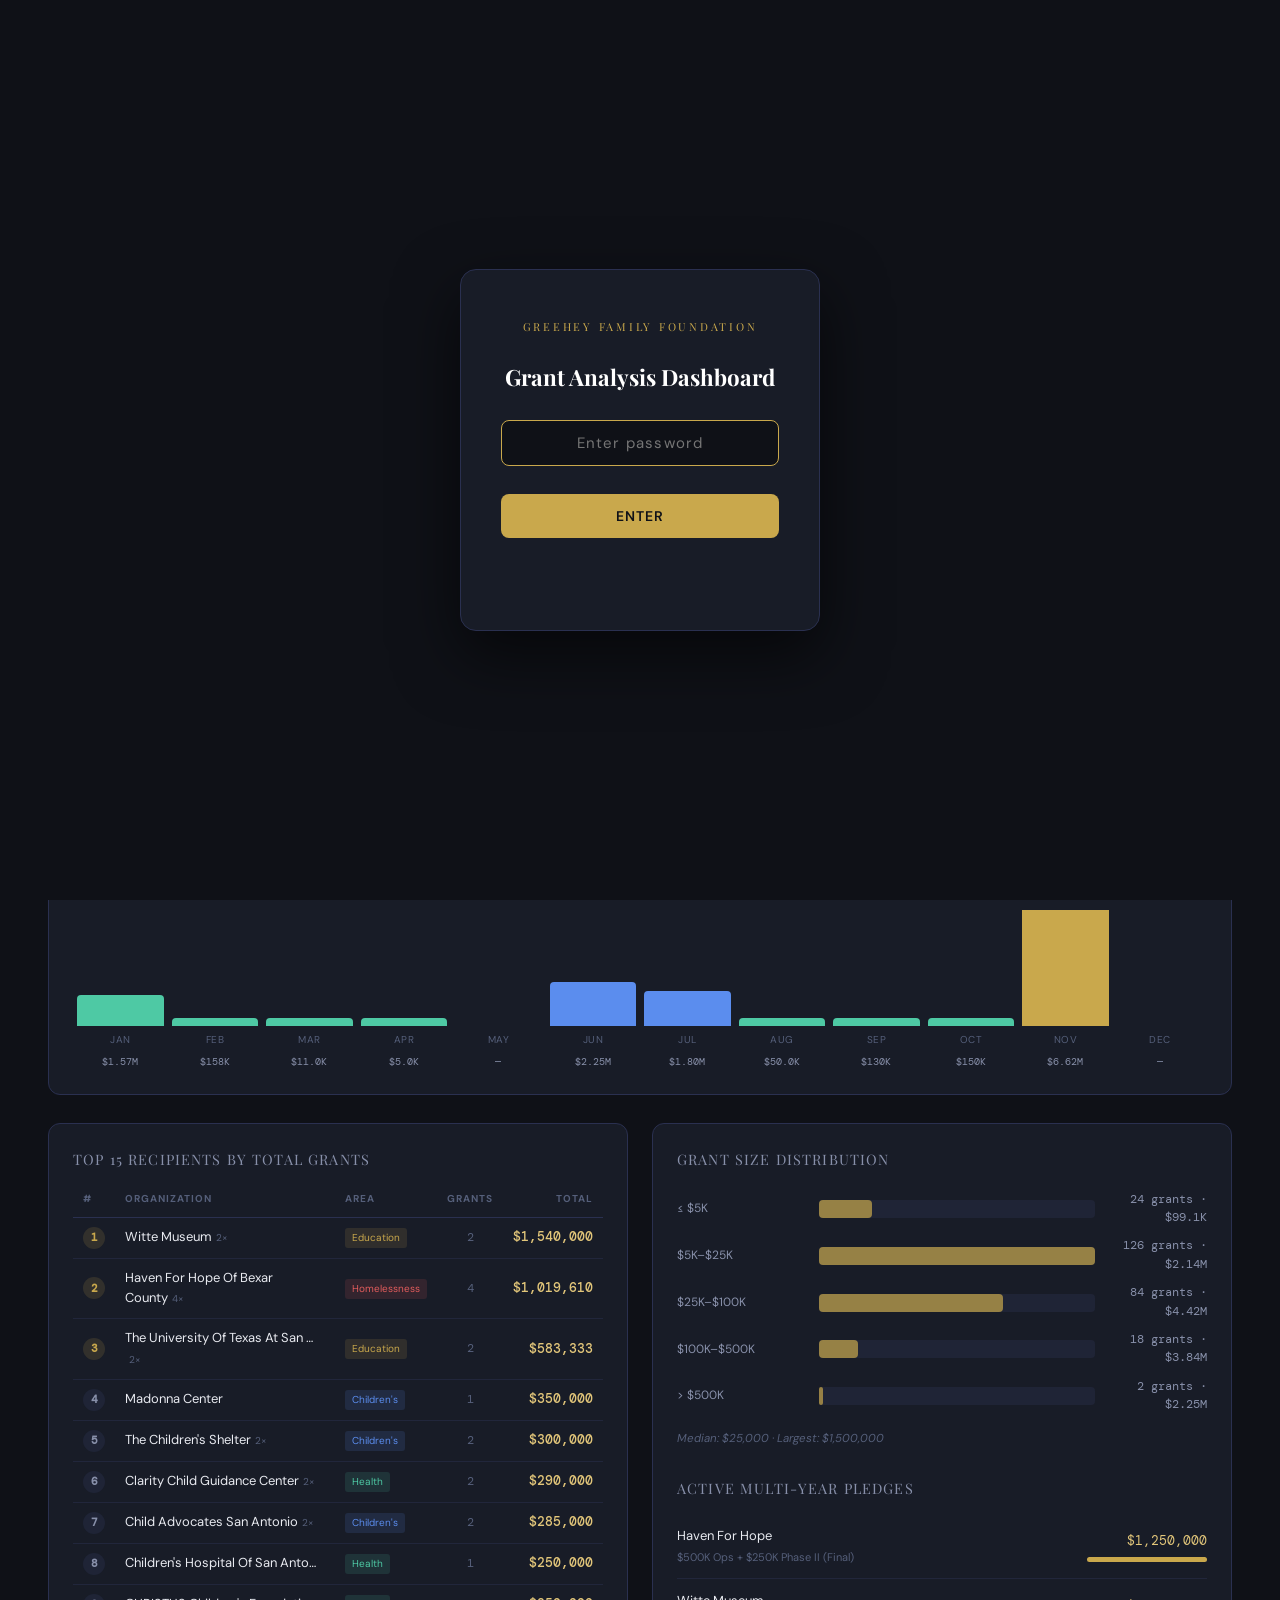
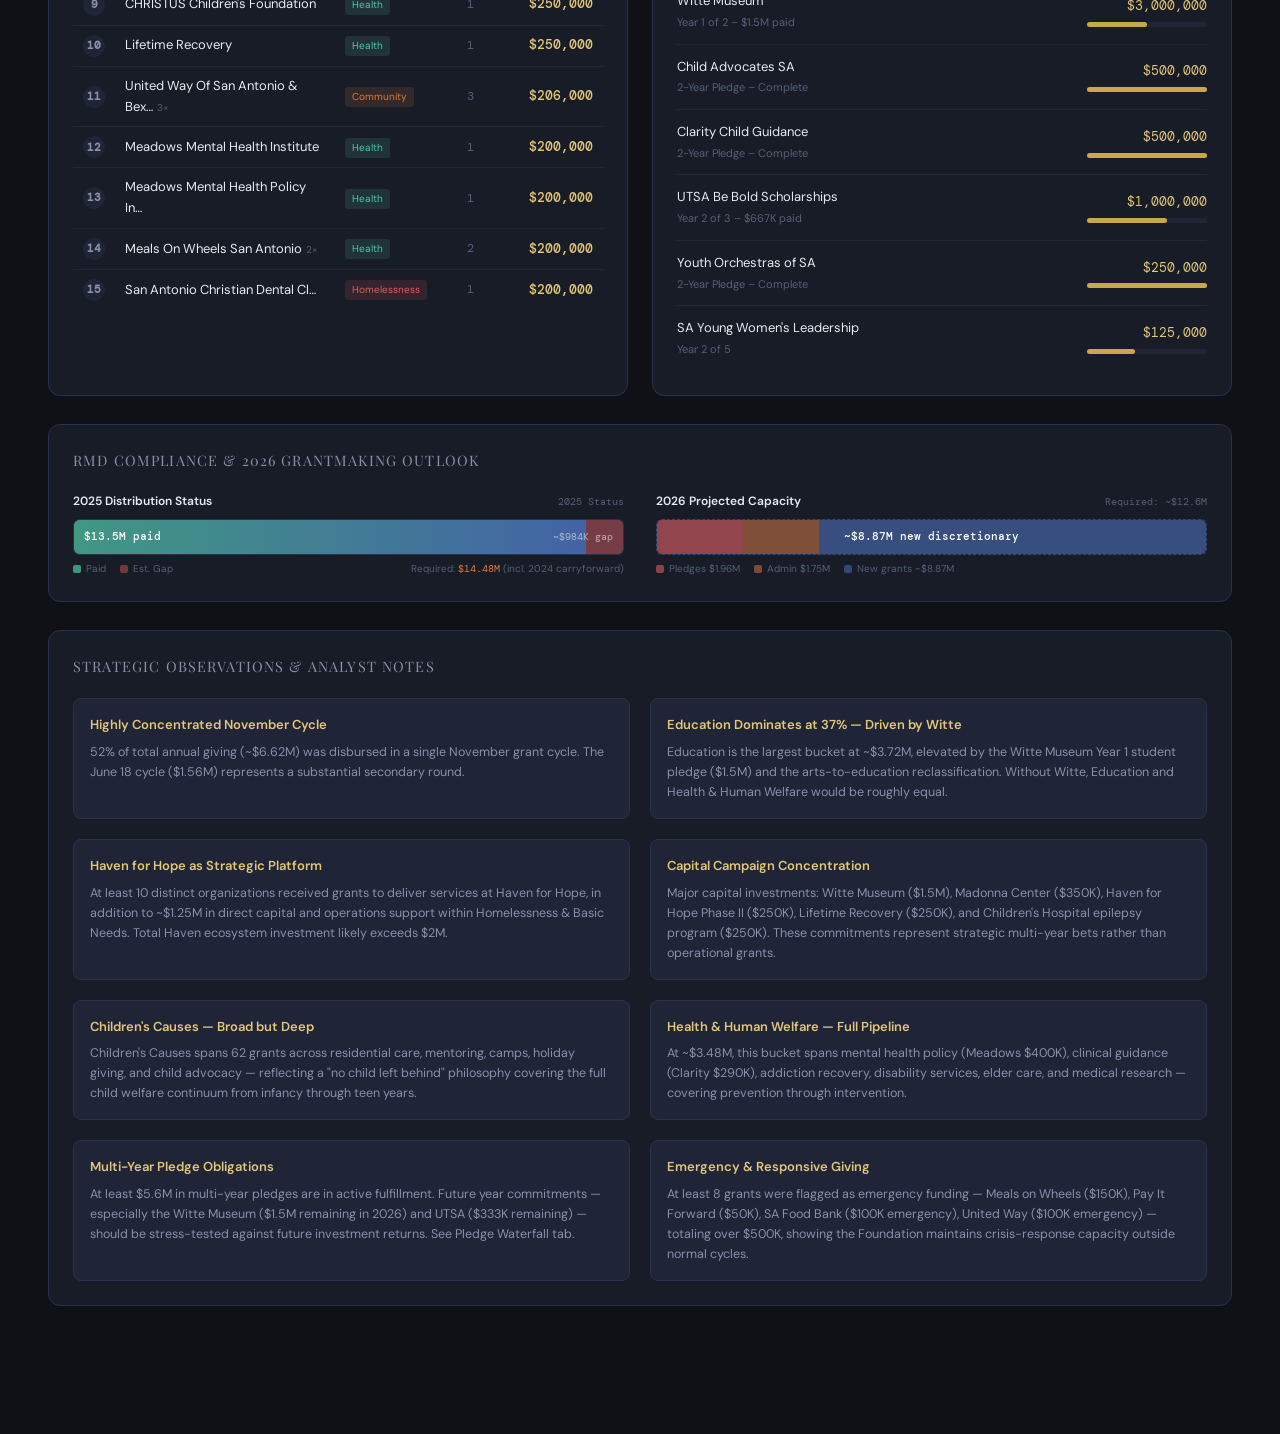
<file: greehey_combined_latest_version (1).html>
<!DOCTYPE html>
<html lang="en">
<head>
<meta charset="UTF-8">
<meta name="viewport" content="width=device-width, initial-scale=1.0">
<title>Greehey Family Foundation — 2025 Grant Analysis</title>
<link href="https://fonts.googleapis.com/css2?family=Playfair+Display:wght@400;600;700&family=DM+Sans:wght@300;400;500;600&family=DM+Mono:wght@400;500&display=swap" rel="stylesheet">
<style>
  :root {
    --bg: #0f1117;
    --surface: #181c27;
    --surface2: #1f2436;
    --border: #2a3050;
    --gold: #c9a84c;
    --gold-light: #e2c67a;
    --gold-faint: rgba(201,168,76,0.08);
    --text: #e8eaf0;
    --text-muted: #8890aa;
    --text-dim: #555f7a;
    --accent1: #5b8dee;
    --accent2: #e05c5c;
    --accent3: #4ec9a4;
    --accent4: #e07a3c;
    --red: #e05c5c;
    --red-faint: rgba(224,92,92,0.1);
    --orange: #e07a3c;
    --orange-faint: rgba(224,122,60,0.1);
    --green: #4ec9a4;
    --green-faint: rgba(78,201,164,0.1);
    --blue: #5b8dee;
    --blue-faint: rgba(91,141,238,0.1);
    --radius: 12px;
  }
  * { box-sizing: border-box; margin: 0; padding: 0; }
  body { font-family: 'DM Sans', sans-serif; background: var(--bg); color: var(--text); min-height: 100vh; font-size: 14px; line-height: 1.6; }

  /* ── Password Gate ── */
  #pw-gate {
    position: fixed; inset: 0; z-index: 99999;
    background: #0f1117;
    display: flex; align-items: center; justify-content: center;
  }
  #pw-box {
    display: flex; flex-direction: column; align-items: center; gap: 28px;
    width: 360px; padding: 48px 40px;
    background: #181c27;
    border: 1px solid #2a3050;
    border-radius: 16px;
    box-shadow: 0 24px 64px rgba(0,0,0,0.6);
  }
  #pw-box .pw-logo {
    font-family: 'Playfair Display', serif;
    font-size: 11px; letter-spacing: 0.25em; text-transform: uppercase;
    color: #c9a84c; text-align: center;
  }
  #pw-box h2 {
    font-family: 'Playfair Display', serif;
    font-size: 1.4rem; color: #fff; text-align: center; line-height: 1.3;
  }
  #pw-input {
    width: 100%; padding: 12px 16px;
    background: #0f1117; border: 1px solid #2a3050; border-radius: 8px;
    color: #e8eaf0; font-family: 'DM Sans', sans-serif; font-size: 15px;
    text-align: center; letter-spacing: 0.08em; outline: none;
    transition: border-color 0.2s;
  }
  #pw-input:focus { border-color: #c9a84c; }
  #pw-input.shake {
    animation: shake 0.35s ease;
    border-color: #e05c5c;
  }
  #pw-btn {
    width: 100%; padding: 13px;
    background: #c9a84c; color: #0f1117;
    font-family: 'DM Sans', sans-serif; font-size: 14px; font-weight: 600;
    letter-spacing: 0.08em; text-transform: uppercase;
    border: none; border-radius: 8px; cursor: pointer;
    transition: background 0.2s;
  }
  #pw-btn:hover { background: #e2c67a; }
  #pw-error {
    font-size: 12px; color: #e05c5c;
    min-height: 16px; text-align: center;
  }
  @keyframes shake {
    0%,100% { transform: translateX(0); }
    20% { transform: translateX(-8px); }
    40% { transform: translateX(8px); }
    60% { transform: translateX(-6px); }
    80% { transform: translateX(6px); }
  }

  /* ── Header ── */
  .header {
    border-bottom: 1px solid var(--border);
    padding: 36px 48px 28px;
    background: linear-gradient(135deg, #0f1117 60%, #1a1e2e);
    position: relative; overflow: hidden;
  }
  .header::before {
    content: ''; position: absolute; top: -60px; right: -60px;
    width: 320px; height: 320px; border-radius: 50%;
    background: radial-gradient(circle, rgba(201,168,76,0.06) 0%, transparent 70%);
  }
  .header-top { display: flex; align-items: flex-start; justify-content: space-between; flex-wrap: wrap; gap: 20px; }
  .foundation-name { font-family: 'Playfair Display', serif; font-size: 11px; letter-spacing: 0.25em; text-transform: uppercase; color: var(--gold); margin-bottom: 8px; }
  h1 { font-family: 'Playfair Display', serif; font-size: 2.1rem; font-weight: 700; color: #fff; line-height: 1.15; }
  .year-badge { display: inline-block; background: var(--gold-faint); border: 1px solid rgba(201,168,76,0.3); color: var(--gold-light); font-size: 11px; letter-spacing: 0.15em; text-transform: uppercase; padding: 4px 12px; border-radius: 4px; margin-top: 8px; }
  .header-kpis { display: flex; gap: 32px; align-items: flex-end; flex-wrap: wrap; }
  .kpi { text-align: right; }
  .kpi-val { font-family: 'Playfair Display', serif; font-size: 1.9rem; font-weight: 700; color: var(--gold-light); line-height: 1; }
  .kpi-label { font-size: 11px; color: var(--text-muted); letter-spacing: 0.08em; text-transform: uppercase; margin-top: 4px; }
  .kpi-divider { width: 1px; height: 40px; background: var(--border); }

  /* ── Tabs ── */
  .tabs { display: flex; gap: 0; border-bottom: 1px solid var(--border); padding: 0 24px; background: var(--surface); position: sticky; top: 0; z-index: 100; flex-wrap: nowrap; }
  .tab { padding: 11px 13px; font-size: 11.5px; font-weight: 500; color: var(--text-muted); cursor: pointer; border-bottom: 2px solid transparent; margin-bottom: -1px; transition: color 0.2s, border-color 0.2s; letter-spacing: 0.01em; white-space: nowrap; flex-shrink: 0; }
  .tab:hover { color: var(--text); }
  .tab.active { color: var(--gold-light); border-bottom-color: var(--gold); }

  /* ── Tab sections ── */
  .tab-section { display: none; }
  .tab-section.active { display: block; }

  /* ── Shared Layout ── */
  .main { padding: 32px 48px 48px; }
  .grid2 { display: grid; grid-template-columns: 1fr 1fr; gap: 24px; margin-bottom: 28px; }
  .grid3 { display: grid; grid-template-columns: repeat(3,1fr); gap: 24px; margin-bottom: 28px; }
  .grid-full { margin-bottom: 28px; }
  .card { background: var(--surface); border: 1px solid var(--border); border-radius: var(--radius); padding: 24px; }
  .card-title { font-family: 'Playfair Display', serif; font-size: 0.9rem; color: var(--text-muted); letter-spacing: 0.08em; text-transform: uppercase; margin-bottom: 20px; }
  .section-title { font-family: 'Playfair Display', serif; font-size: 1rem; font-weight: 600; color: var(--text-muted); letter-spacing: 0.1em; text-transform: uppercase; margin-bottom: 16px; padding-bottom: 8px; border-bottom: 1px solid var(--border); }

  /* ── Overview: Category bars ── */
  .cat-row { display: flex; align-items: center; gap: 12px; margin-bottom: 12px; }
  .cat-label { width: 190px; flex-shrink: 0; font-size: 13px; color: var(--text); }
  .cat-bar-wrap { flex: 1; background: var(--surface2); border-radius: 4px; height: 22px; overflow: hidden; }
  .cat-bar { height: 100%; border-radius: 4px; }
  .cat-amt { width: 100px; text-align: right; font-family: 'DM Mono', monospace; font-size: 12px; color: var(--text-muted); flex-shrink: 0; }
  .cat-count { width: 38px; text-align: right; font-size: 11px; color: var(--text-dim); flex-shrink: 0; }

  /* ── Overview: Donut ── */
  .donut-wrap { display: flex; align-items: center; gap: 28px; flex-wrap: wrap; }
  .donut-svg { flex-shrink: 0; }
  .legend { flex: 1; min-width: 180px; }
  .legend-item { display: flex; align-items: center; gap: 8px; margin-bottom: 7px; }
  .legend-dot { width: 10px; height: 10px; border-radius: 2px; flex-shrink: 0; }
  .legend-name { font-size: 12px; color: var(--text); flex: 1; }
  .legend-pct { font-family: 'DM Mono', monospace; font-size: 11px; color: var(--text-muted); width: 36px; text-align: right; }

  /* ── Overview: Recipients table ── */
  .recipients-table { width: 100%; border-collapse: collapse; }
  .recipients-table th { text-align: left; font-size: 10px; letter-spacing: 0.1em; text-transform: uppercase; color: var(--text-dim); padding: 0 10px 10px; border-bottom: 1px solid var(--border); }
  .recipients-table th:last-child, .recipients-table td:last-child { text-align: right; }
  .recipients-table td { padding: 9px 10px; font-size: 13px; border-bottom: 1px solid rgba(42,48,80,0.5); vertical-align: middle; }
  .recipients-table tr:last-child td { border-bottom: none; }
  .rank-badge { display: inline-flex; align-items: center; justify-content: center; width: 22px; height: 22px; border-radius: 50%; font-size: 11px; font-weight: 600; background: var(--surface2); color: var(--text-muted); font-family: 'DM Mono', monospace; }
  .rank-badge.top3 { background: rgba(201,168,76,0.15); color: var(--gold); }
  .cat-pill { display: inline-block; font-size: 10px; padding: 2px 7px; border-radius: 3px; }
  .amt-cell { font-family: 'DM Mono', monospace; font-size: 13px; font-weight: 500; color: var(--gold-light); }
  .multi-grant { font-size: 10px; color: var(--text-dim); margin-left: 4px; }

  /* ── Overview: Monthly bars ── */
  .timeline-wrap { overflow-x: auto; }
  .month-bars { display: flex; gap: 8px; align-items: flex-end; height: 160px; padding: 0 4px; }
  .month-col { flex: 1; display: flex; flex-direction: column; align-items: center; gap: 6px; min-width: 50px; }
  .month-bar-outer { flex: 1; width: 100%; display: flex; align-items: flex-end; }
  .month-bar-inner { width: 100%; border-radius: 4px 4px 0 0; position: relative; cursor: pointer; transition: opacity 0.2s; }
  .month-bar-inner:hover { opacity: 0.8; }
  .month-bar-inner .tooltip { display: none; position: absolute; bottom: calc(100% + 6px); left: 50%; transform: translateX(-50%); background: #2a3050; border: 1px solid var(--border); padding: 6px 10px; border-radius: 6px; font-size: 11px; white-space: nowrap; z-index: 10; text-align: center; }
  .month-bar-inner:hover .tooltip { display: block; }
  .month-label { font-size: 10px; color: var(--text-dim); text-transform: uppercase; letter-spacing: 0.05em; }
  .month-amt { font-family: 'DM Mono', monospace; font-size: 10px; color: var(--text-muted); }

  /* ── Overview: Insight cards ── */
  .insight-grid { display: grid; grid-template-columns: repeat(4,1fr); gap: 16px; margin-bottom: 28px; }
  .insight-card { background: var(--surface); border: 1px solid var(--border); border-radius: var(--radius); padding: 18px 20px; position: relative; overflow: hidden; }
  .insight-card::before { content: ''; position: absolute; top: 0; left: 0; width: 3px; height: 100%; border-radius: 2px 0 0 2px; }
  .insight-card.gold::before { background: var(--gold); }
  .insight-card.blue::before { background: var(--accent1); }
  .insight-card.green::before { background: var(--accent3); }
  .insight-card.orange::before { background: var(--accent4); }
  .insight-num { font-family: 'Playfair Display', serif; font-size: 1.6rem; font-weight: 700; color: #fff; line-height: 1.1; }
  .insight-label { font-size: 11.5px; color: var(--text-muted); margin-top: 4px; line-height: 1.4; }
  .insight-icon { font-size: 1.3rem; margin-bottom: 8px; }

  /* ── Overview: Distribution ── */
  .dist-row { display: flex; align-items: center; gap: 12px; margin-bottom: 10px; }
  .dist-label { width: 130px; font-size: 12px; color: var(--text-muted); flex-shrink: 0; }
  .dist-bar-wrap { flex: 1; background: var(--surface2); border-radius: 4px; height: 18px; }
  .dist-bar { height: 100%; border-radius: 4px; }
  .dist-info { width: 100px; text-align: right; font-size: 11.5px; font-family: 'DM Mono', monospace; color: var(--text-muted); }

  /* ── Overview: Pledge summary ── */
  .pledge-row { display: flex; justify-content: space-between; align-items: center; padding: 12px 0; border-bottom: 1px solid rgba(42,48,80,0.5); }
  .pledge-row:last-child { border-bottom: none; }
  .pledge-org { font-size: 13px; color: var(--text); }
  .pledge-detail { font-size: 11px; color: var(--text-dim); margin-top: 2px; }
  .pledge-right { text-align: right; }
  .pledge-amt { font-family: 'DM Mono', monospace; font-size: 13px; color: var(--gold-light); }
  .pledge-progress-wrap { width: 120px; height: 5px; background: var(--surface2); border-radius: 3px; margin-top: 5px; margin-left: auto; }
  .pledge-progress { height: 100%; border-radius: 3px; background: var(--gold); }
  .note { font-size: 11.5px; color: var(--text-dim); margin-top: 12px; font-style: italic; }

  /* ── Overview: Fade-in ── */
  .fade-in { opacity: 0; transform: translateY(16px); transition: opacity 0.5s ease, transform 0.5s ease; }
  .fade-in.visible { opacity: 1; transform: none; }

  /* ── Waterfall & Dependency: KPI row ── */
  .kpi-row { display: flex; gap: 0; margin-bottom: 24px; }
  .kpi-box { flex: 1; background: var(--surface); border: 1px solid var(--border); padding: 20px 24px; position: relative; overflow: hidden; }
  .kpi-box:first-child { border-radius: var(--radius) 0 0 var(--radius); }
  .kpi-box:last-child { border-radius: 0 var(--radius) var(--radius) 0; }
  .kpi-box + .kpi-box { border-left: none; }
  .kpi-box::before { content: ''; position: absolute; top: 0; left: 0; width: 3px; height: 100%; }
  .kpi-box.kred::before { background: var(--red); }
  .kpi-box.korange::before { background: var(--orange); }
  .kpi-box.kgold::before { background: var(--gold); }
  .kpi-box.kblue::before { background: var(--blue); }
  .kpi-box.kgreen::before { background: var(--green); }
  .kpi-box .kpi-val2 { font-family: 'Playfair Display', serif; font-size: 1.7rem; font-weight: 700; color: #fff; line-height: 1.1; }
  .kpi-box .kpi-label2 { font-size: 11px; color: var(--text-muted); text-transform: uppercase; letter-spacing: 0.08em; margin-top: 4px; }

  /* ── Waterfall chart ── */
  .waterfall-wrap { overflow-x: auto; }
  .wf-chart { display: flex; gap: 12px; align-items: flex-end; padding: 8px 4px 0; min-height: 220px; }
  .wf-col { flex: 1; display: flex; flex-direction: column; align-items: center; gap: 8px; min-width: 80px; }
  .wf-bar-wrap { width: 100%; display: flex; flex-direction: column; gap: 3px; }
  .wf-segment { width: 100%; border-radius: 3px; cursor: pointer; transition: opacity 0.2s; position: relative; min-height: 4px; }
  .wf-segment:hover { opacity: 0.8; }
  .wf-segment .seg-tip { display: none; position: absolute; bottom: calc(100% + 6px); left: 50%; transform: translateX(-50%); background: #2a3050; border: 1px solid var(--border); padding: 6px 10px; border-radius: 6px; font-size: 11px; white-space: nowrap; z-index: 20; text-align: center; }
  .wf-segment:hover .seg-tip { display: block; }
  .wf-year { font-size: 12px; color: var(--text-muted); font-weight: 600; letter-spacing: 0.05em; }
  .wf-total { font-family: 'DM Mono', monospace; font-size: 11px; color: var(--gold-light); }
  .wf-label { font-size: 10px; color: var(--text-dim); margin-top: 2px; }

  /* ── Waterfall: pledge table ── */
  .pledge-table { width: 100%; border-collapse: collapse; }
  .pledge-table th { text-align: left; font-size: 10px; letter-spacing: 0.1em; text-transform: uppercase; color: var(--text-dim); padding: 0 10px 10px; border-bottom: 1px solid var(--border); }
  .pledge-table td { padding: 10px; font-size: 13px; border-bottom: 1px solid rgba(42,48,80,0.4); vertical-align: middle; }
  .pledge-table tr:last-child td { border-bottom: none; }
  .pledge-table tr:hover td { background: rgba(255,255,255,0.02); }
  .pct-wrap { width: 80px; height: 6px; background: var(--surface2); border-radius: 3px; }
  .pct-fill { height: 100%; border-radius: 3px; }
  .status-pill { display: inline-block; font-size: 10px; padding: 2px 8px; border-radius: 12px; letter-spacing: 0.04em; font-weight: 500; }
  .status-complete { background: var(--green-faint); color: var(--green); }
  .status-active { background: var(--blue-faint); color: var(--blue); }
  .status-early { background: var(--orange-faint); color: var(--orange); }
  .mono { font-family: 'DM Mono', monospace; }
  .gold-text { color: var(--gold-light); }
  .dim { color: var(--text-dim); }

  /* ── Waterfall: year breakdown ── */
  .yr-row { display: flex; gap: 12px; align-items: stretch; margin-bottom: 16px; }
  .yr-label { width: 52px; flex-shrink: 0; display: flex; align-items: center; justify-content: center; font-family: 'Playfair Display', serif; font-size: 1rem; font-weight: 700; color: var(--gold); background: var(--gold-faint); border: 1px solid rgba(201,168,76,0.2); border-radius: 8px; }
  .yr-items { flex: 1; display: flex; flex-direction: column; gap: 6px; }
  .yr-item { display: flex; align-items: center; gap: 10px; background: var(--surface2); border: 1px solid var(--border); border-radius: 6px; padding: 8px 12px; }
  .yr-item-dot { width: 8px; height: 8px; border-radius: 2px; flex-shrink: 0; }
  .yr-item-org { flex: 1; font-size: 12.5px; color: var(--text); }
  .yr-item-detail { font-size: 11px; color: var(--text-dim); }
  .yr-item-amt { font-family: 'DM Mono', monospace; font-size: 12px; color: var(--gold-light); }
  .yr-total { display: flex; align-items: center; justify-content: space-between; padding: 8px 12px; background: var(--gold-faint); border: 1px solid rgba(201,168,76,0.2); border-radius: 6px; margin-top: 4px; }
  .yr-total-label { font-size: 11px; color: var(--gold); text-transform: uppercase; letter-spacing: 0.08em; }
  .yr-total-amt { font-family: 'DM Mono', monospace; font-size: 14px; font-weight: 600; color: var(--gold-light); }

  /* ── Dependency ── */
  .dep-legend { display: flex; gap: 20px; margin-bottom: 20px; flex-wrap: wrap; }
  .dep-legend-item { display: flex; align-items: center; gap: 6px; font-size: 12px; color: var(--text-muted); }
  .dep-dot { width: 10px; height: 10px; border-radius: 50%; }
  .dep-table { width: 100%; border-collapse: collapse; }
  .dep-table th { text-align: left; font-size: 10px; letter-spacing: 0.1em; text-transform: uppercase; color: var(--text-dim); padding: 0 10px 10px; border-bottom: 1px solid var(--border); }
  .dep-table td { padding: 10px; font-size: 13px; border-bottom: 1px solid rgba(42,48,80,0.4); vertical-align: middle; }
  .dep-table tr:last-child td { border-bottom: none; }
  .dep-table tr:hover td { background: rgba(255,255,255,0.02); }
  .risk-badge { display: inline-flex; align-items: center; gap: 4px; font-size: 10px; padding: 3px 8px; border-radius: 12px; font-weight: 600; letter-spacing: 0.04em; }
  .risk-high { background: var(--red-faint); color: var(--red); }
  .risk-medium { background: var(--orange-faint); color: var(--orange); }
  .risk-watch { background: var(--gold-faint); color: var(--gold); }
  .risk-low { background: var(--green-faint); color: var(--green); }
  .dep-bar-wrap { width: 100px; height: 7px; background: var(--surface2); border-radius: 4px; }
  .dep-bar-fill { height: 100%; border-radius: 4px; }
  .conc-tag { font-size: 10px; padding: 1px 6px; border-radius: 3px; margin-left: 4px; color: var(--text-dim); background: var(--surface2); }

  /* ── Shared: callout & insight box ── */
  .callout { display: flex; align-items: flex-start; gap: 12px; padding: 14px 16px; border-radius: 8px; margin-bottom: 16px; border: 1px solid; }
  .callout.cred { background: var(--red-faint); border-color: rgba(224,92,92,0.25); }
  .callout.corange { background: var(--orange-faint); border-color: rgba(224,122,60,0.25); }
  .callout.cblue { background: var(--blue-faint); border-color: rgba(91,141,238,0.2); }
  .callout-icon { font-size: 1.1rem; flex-shrink: 0; margin-top: 1px; }
  .callout-text { font-size: 12.5px; color: var(--text-muted); line-height: 1.6; }
  .callout-text strong { color: var(--text); }
  .insight-box { background: var(--surface2); border: 1px solid var(--border); border-radius: 8px; padding: 14px 16px; margin-bottom: 12px; }
  .insight-box-title { font-size: 12.5px; font-weight: 600; color: var(--gold-light); margin-bottom: 4px; }
  .insight-box-body { font-size: 12px; color: var(--text-muted); line-height: 1.6; }

  /* ── RMD Status Bar ── */
  .rmd-bar {
    background: #13172200;
    border-bottom: 1px solid var(--border);
    padding: 0 48px;
    background: linear-gradient(90deg, #131722 0%, #161c2e 100%);
  }
  .rmd-inner {
    display: flex; align-items: center; gap: 0;
    padding: 14px 0; flex-wrap: wrap; gap: 16px;
  }
  .rmd-label {
    font-size: 10px; letter-spacing: 0.12em; text-transform: uppercase;
    color: var(--text-dim); white-space: nowrap; flex-shrink: 0; width: 140px;
  }
  .rmd-track-wrap { flex: 1; min-width: 200px; }
  .rmd-track {
    height: 28px; background: var(--surface2); border-radius: 6px;
    position: relative; overflow: visible; border: 1px solid var(--border);
  }
  .rmd-fill {
    height: 100%; border-radius: 5px 0 0 5px;
    background: linear-gradient(90deg, #4ec9a4, #5b8dee);
    position: relative; transition: width 1s ease;
  }
  .rmd-fill-inner {
    position: absolute; right: 8px; top: 50%; transform: translateY(-50%);
    font-size: 11px; font-family: 'DM Mono', monospace; color: #fff; font-weight: 500;
    white-space: nowrap;
  }
  .rmd-marker {
    position: absolute; top: -5px; bottom: -5px; width: 2px;
    background: var(--red); z-index: 5; border-radius: 2px;
  }
  .rmd-marker-label {
    position: absolute; bottom: calc(100% + 8px); left: 50%; transform: translateX(-50%);
    font-size: 9px; color: var(--red); white-space: nowrap; letter-spacing: 0.05em;
    text-transform: uppercase; font-weight: 600;
  }
  .rmd-stats { display: flex; gap: 20px; flex-shrink: 0; flex-wrap: wrap; }
  .rmd-stat { text-align: center; }
  .rmd-stat-val { font-family: 'DM Mono', monospace; font-size: 13px; font-weight: 600; line-height: 1.2; }
  .rmd-stat-lbl { font-size: 9px; text-transform: uppercase; letter-spacing: 0.08em; color: var(--text-dim); margin-top: 2px; }
  .rmd-divider { width: 1px; height: 32px; background: var(--border); flex-shrink: 0; }
  .status-chip {
    display: inline-flex; align-items: center; gap: 6px; padding: 5px 12px;
    border-radius: 20px; font-size: 10px; font-weight: 600; letter-spacing: 0.06em;
    text-transform: uppercase; flex-shrink: 0;
  }
  .status-chip.warn { background: rgba(224,122,60,0.15); color: var(--orange); border: 1px solid rgba(224,122,60,0.3); }
  .status-chip.ok { background: var(--green-faint); color: var(--green); border: 1px solid rgba(78,201,164,0.3); }
  .status-dot { width: 8px; height: 8px; border-radius: 50%; flex-shrink: 0; animation: pulse-dot 2s ease-in-out infinite; }
  .status-chip.warn .status-dot { background: var(--orange); }
  .status-chip.ok .status-dot { background: var(--green); }
  @keyframes pulse-dot {
    0%,100% { opacity:1; transform: scale(1); }
    50% { opacity:0.5; transform: scale(1.4); }
  }
  /* Tab badge */
  .tab-badge { display: inline-flex; align-items: center; justify-content: center; width: 16px; height: 16px; border-radius: 50%; font-size: 9px; font-weight: 700; background: var(--red); color: #fff; margin-left: 5px; vertical-align: middle; line-height: 1; }
  .tab-badge.orange { background: var(--orange); }
  /* Compliance tooltip */
  .comp-tooltip-wrap { position: relative; flex: 1; min-width: 0; }
  .comp-tooltip { display: none; position: absolute; bottom: calc(100% + 8px); left: 50%; transform: translateX(-50%); background: #232a42; border: 1px solid var(--border); padding: 8px 12px; border-radius: 8px; font-size: 11px; white-space: nowrap; z-index: 30; line-height: 1.8; pointer-events: none; box-shadow: 0 4px 16px rgba(0,0,0,0.4); }
  .comp-tooltip-wrap:hover .comp-tooltip { display: block; }
  .comp-tooltip::after { content: ''; position: absolute; top: 100%; left: 50%; transform: translateX(-50%); border: 5px solid transparent; border-top-color: #232a42; }
  /* Sticky footer */
  .sticky-footer { position: fixed; bottom: 0; left: 0; right: 0; background: rgba(15,17,23,0.94); backdrop-filter: blur(14px); border-top: 1px solid var(--border); padding: 7px 48px; display: flex; align-items: center; justify-content: space-between; z-index: 200; gap: 16px; flex-wrap: wrap; }
  .footer-group { display: flex; align-items: center; gap: 18px; }
  .footer-item { display: flex; flex-direction: column; align-items: center; }
  .footer-val { font-family: 'DM Mono', monospace; font-size: 12px; font-weight: 600; color: var(--gold-light); line-height: 1.2; }
  .footer-lbl { font-size: 9px; text-transform: uppercase; letter-spacing: 0.08em; color: var(--text-dim); }
  .footer-divider { width: 1px; height: 26px; background: var(--border); }
  .footer-cure-bar { width: 90px; height: 5px; background: var(--surface2); border-radius: 3px; overflow: hidden; margin-top: 2px; }
  .footer-cure-fill { height: 100%; border-radius: 3px; background: linear-gradient(90deg, var(--green), var(--blue)); }
  body { padding-bottom: 52px; }

  /* ── 990 Financial Tab ── */
  .asset-compare { display: grid; grid-template-columns: 1fr 1fr; gap: 0; border-radius: var(--radius); overflow: hidden; border: 1px solid var(--border); margin-bottom: 24px; }
  .asset-col { padding: 24px; }
  .asset-col.book { background: var(--surface2); }
  .asset-col.fmv { background: #1a2035; }
  .asset-col-label { font-size: 10px; letter-spacing: 0.12em; text-transform: uppercase; color: var(--text-dim); margin-bottom: 8px; }
  .asset-col-val { font-family: 'Playfair Display', serif; font-size: 2rem; font-weight: 700; color: #fff; line-height: 1; }
  .asset-col-sub { font-size: 11px; color: var(--text-muted); margin-top: 6px; }
  .asset-col.fmv .asset-col-val { color: var(--gold-light); }
  .unrealized-badge {
    display: inline-block; background: rgba(78,201,164,0.12); border: 1px solid rgba(78,201,164,0.25);
    color: var(--green); font-size: 11px; padding: 3px 10px; border-radius: 4px; margin-top: 8px;
    font-family: 'DM Mono', monospace;
  }

  .compliance-row { display: flex; align-items: center; gap: 16px; padding: 14px 0; border-bottom: 1px solid rgba(42,48,80,0.4); }
  .compliance-row:last-child { border-bottom: none; }
  .comp-year { width: 44px; font-family: 'Playfair Display', serif; font-size: 1rem; font-weight: 700; color: var(--text-muted); flex-shrink: 0; }
  .comp-bar-wrap { flex: 1; background: var(--surface2); border-radius: 4px; height: 20px; position: relative; overflow: visible; }
  .comp-bar-req { position: absolute; top: 0; left: 0; height: 100%; border-radius: 4px; background: var(--surface); border: 1px solid var(--border); }
  .comp-bar-act { position: absolute; top: 0; left: 0; height: 100%; border-radius: 4px; }
  .comp-amt { width: 80px; text-align: right; font-family: 'DM Mono', monospace; font-size: 11px; color: var(--text-muted); flex-shrink: 0; }
  .comp-status { width: 70px; flex-shrink: 0; }

  .port-row { display: flex; align-items: center; gap: 12px; margin-bottom: 10px; }
  .port-label { width: 200px; flex-shrink: 0; font-size: 12.5px; color: var(--text); }
  .port-bar-wrap { flex: 1; background: var(--surface2); border-radius: 4px; height: 20px; overflow: hidden; }
  .port-bar { height: 100%; border-radius: 4px; }
  .port-book { width: 80px; text-align: right; font-family: 'DM Mono', monospace; font-size: 11px; color: var(--text-dim); flex-shrink: 0; }
  .port-fmv { width: 90px; text-align: right; font-family: 'DM Mono', monospace; font-size: 11px; color: var(--gold-light); flex-shrink: 0; }

  .treadmill-row { display: flex; align-items: center; gap: 12px; margin-bottom: 10px; }
  .treadmill-year { width: 40px; font-size: 11px; color: var(--text-dim); flex-shrink: 0; text-align: right; }
  .treadmill-bar-wrap { flex: 1; background: var(--surface2); border-radius: 4px; height: 24px; overflow: hidden; position: relative; }
  .treadmill-bar { height: 100%; border-radius: 4px; display: flex; align-items: center; }
  .treadmill-val { font-family: 'DM Mono', monospace; font-size: 11px; padding-left: 10px; white-space: nowrap; }

  @media (max-width: 900px) {
    .main { padding: 20px 20px 40px; }
    .header { padding: 24px 20px 20px; }
    .tabs { padding: 0 16px; overflow-x: auto; }
    .rmd-bar { padding: 0 20px; }
    h1 { font-size: 1.5rem; }
    .grid2, .grid3 { grid-template-columns: 1fr; }
    .insight-grid { grid-template-columns: 1fr 1fr; }
    .kpi-row { flex-wrap: wrap; }
    .kpi-box { border-radius: var(--radius) !important; border: 1px solid var(--border) !important; margin-bottom: 8px; flex: 1 1 45%; }
    .asset-compare { grid-template-columns: 1fr; }
    .rmd-label { width: auto; }
  }
</style>
</head>
<body>

<!-- ── Password Gate ── -->
<div id="pw-gate">
  <div id="pw-box">
    <div class="pw-logo">Greehey Family Foundation</div>
    <h2>Grant Analysis Dashboard</h2>
    <input id="pw-input" type="password" placeholder="Enter password" autocomplete="off" />
    <button id="pw-btn">Enter</button>
    <div id="pw-error"></div>
  </div>
</div>

<script>
  (function() {
    const gate = document.getElementById('pw-gate');
    const input = document.getElementById('pw-input');
    const btn = document.getElementById('pw-btn');
    const err = document.getElementById('pw-error');
    const CORRECT = 'Greehey2026!';

    function tryPassword() {
      if (input.value === CORRECT) {
        gate.style.transition = 'opacity 0.4s ease';
        gate.style.opacity = '0';
        setTimeout(() => gate.remove(), 400);
      } else {
        err.textContent = 'Incorrect password. Please try again.';
        input.classList.remove('shake');
        void input.offsetWidth;
        input.classList.add('shake');
        input.value = '';
        setTimeout(() => input.classList.remove('shake'), 400);
      }
    }

    btn.addEventListener('click', tryPassword);
    input.addEventListener('keydown', e => { if (e.key === 'Enter') tryPassword(); });
    input.focus();
  })();
</script>

<!-- ══════════════════════════════════════════════════
     HEADER
══════════════════════════════════════════════════ -->
<div class="header">
  <div class="header-top">
    <div>
      <div class="foundation-name">Greehey Family Foundation</div>
      <h1>2025 Grant Portfolio<br>Analysis</h1>
      <div class="year-badge">Year-to-Date · San Antonio, TX</div>
    </div>
    <div class="header-kpis" id="header-kpis"></div>
  </div>
</div>

<!-- ══════════════════════════════════════════════════
     RMD STATUS BAR — 2026 OUTLOOK
══════════════════════════════════════════════════ -->
<div class="rmd-bar">
  <div class="rmd-inner" style="padding:16px 0;gap:24px;flex-wrap:nowrap;align-items:center">

    <div style="font-size:10px;letter-spacing:0.12em;text-transform:uppercase;color:var(--text-dim);white-space:nowrap;flex-shrink:0">
      2026 RMD<br>Outlook
    </div>

    <!-- Big stacked bar -->
    <div style="flex:1;min-width:0">
      <div style="position:relative;height:48px;border-radius:8px;overflow:hidden;background:var(--surface2)">
        <!-- Pledges: 15.6% -->
        <div style="position:absolute;top:0;left:0;height:100%;width:15.6%;background:#c0453a"></div>
        <!-- Admin: 13.9% -->
        <div style="position:absolute;top:0;left:15.6%;height:100%;width:13.9%;background:#c0703a"></div>
        <!-- Discretionary: 70.5% -->
        <div style="position:absolute;top:0;left:29.5%;height:100%;width:70.5%;background:linear-gradient(90deg,#3a6fd8,#3aaa88)"></div>
        <!-- Segment labels -->
        <div style="position:absolute;top:0;left:0;width:15.6%;height:100%;display:flex;flex-direction:column;justify-content:center;padding:0 8px;overflow:hidden">
          <div style="font-size:9px;color:rgba(255,255,255,0.9);font-weight:600;white-space:nowrap">Pledges</div>
          <div style="font-size:9px;color:rgba(255,255,255,0.65);font-family:'DM Mono',monospace;white-space:nowrap">$1.96M</div>
        </div>
        <div style="position:absolute;top:0;left:15.6%;width:13.9%;height:100%;display:flex;flex-direction:column;justify-content:center;padding:0 8px;overflow:hidden">
          <div style="font-size:9px;color:rgba(255,255,255,0.9);font-weight:600;white-space:nowrap">Admin</div>
          <div style="font-size:9px;color:rgba(255,255,255,0.65);font-family:'DM Mono',monospace;white-space:nowrap">$1.75M</div>
        </div>
        <div style="position:absolute;top:0;left:29.5%;width:70.5%;height:100%;display:flex;flex-direction:column;justify-content:center;align-items:center;padding:0 12px;overflow:hidden">
          <div style="font-size:12px;color:#fff;font-weight:600;white-space:nowrap">~$8.87M New Discretionary Grants</div>
          <div style="font-size:10px;color:rgba(255,255,255,0.6);font-family:'DM Mono',monospace;white-space:nowrap">70.5% of $12.6M required</div>
        </div>
      </div>
    </div>

    <div class="rmd-divider"></div>

    <!-- Three clean stats -->
    <div style="display:flex;gap:20px;flex-shrink:0">
      <div style="text-align:center">
        <div style="font-family:'Playfair Display',serif;font-size:1.2rem;font-weight:700;color:var(--gold-light);line-height:1">~$265M</div>
        <div style="font-size:9px;text-transform:uppercase;letter-spacing:0.08em;color:var(--text-dim);margin-top:3px">Est. FMV</div>
      </div>
      <div style="text-align:center">
        <div style="font-family:'Playfair Display',serif;font-size:1.2rem;font-weight:700;color:var(--blue);line-height:1">$12.6M</div>
        <div style="font-size:9px;text-transform:uppercase;letter-spacing:0.08em;color:var(--text-dim);margin-top:3px">2026 Required</div>
      </div>
    </div>

  </div>
</div>

<!-- ══════════════════════════════════════════════════
     TABS
══════════════════════════════════════════════════ -->
<div class="tabs">
  <div class="tab active" onclick="switchTab('overview',this)">📊 Portfolio Overview</div>
  <div class="tab" onclick="switchTab('impact',this)">🌟 Estimated Impact</div>
  <div class="tab" onclick="switchTab('funding',this)">💡 Type of Funding</div>
  <div class="tab" onclick="switchTab('waterfall',this)">📅 Pledge Waterfall</div>
  <div class="tab" onclick="switchTab('dependency',this)">⚠️ Org Dependency Risk <span class="tab-badge">6</span></div>
  <div class="tab" onclick="switchTab('financial',this)">📈 990 Financial Analysis <span class="tab-badge orange">2</span></div>
  <div class="tab" onclick="switchTab('heatmap',this)">🗺️ Grant Map</div>
  <div class="tab" onclick="switchTab('rmd',this)">📐 RMD Projection</div>
  <div class="tab" onclick="switchTab('allocator',this)">🎯 Grant Allocator</div>
</div>

<!-- ══════════════════════════════════════════════════
     TAB 1 — PORTFOLIO OVERVIEW
══════════════════════════════════════════════════ -->
<div class="tab-section active" id="section-overview">
<div class="main">

  <div class="insight-grid fade-in" id="insight-grid"></div>

  <div class="card grid-full fade-in">
    <div style="display:flex;align-items:flex-start;gap:40px;flex-wrap:wrap">
      <div style="flex-shrink:0">
        <div class="card-title">Portfolio Composition</div>
        <div class="donut-wrap" id="donut-area"></div>
      </div>
      <div id="donut-detail" style="flex:1;min-width:260px;padding-top:8px"></div>
    </div>
  </div>

  <div class="card grid-full fade-in">
    <div class="card-title">Grant Disbursements by Month</div>
    <div class="timeline-wrap">
      <div class="month-bars" id="month-bars"></div>
    </div>
  </div>

  <div class="grid2 fade-in">
    <div class="card">
      <div class="card-title">Top 15 Recipients by Total Grants</div>
      <table class="recipients-table" id="recipients-table"></table>
    </div>
    <div class="card">
      <div class="card-title">Grant Size Distribution</div>
      <div id="dist-section"></div>
      <div style="margin-top:28px">
        <div class="card-title" style="margin-bottom:14px">Active Multi-Year Pledges</div>
        <div id="pledge-section"></div>
      </div>
    </div>
  </div>

  <!-- RMD Compliance & 2026 Outlook -->
  <div class="card grid-full fade-in" style="margin-bottom:28px">
    <div class="card-title">RMD Compliance &amp; 2026 Grantmaking Outlook</div>
    <div style="display:grid;grid-template-columns:1fr 1fr;gap:32px">

      <!-- 2025 bar -->
      <div>
        <div style="display:flex;justify-content:space-between;align-items:baseline;margin-bottom:8px">
          <div style="font-size:12px;font-weight:600;color:var(--text)">2025 Distribution Status</div>
          <div style="font-size:10px;color:var(--text-dim);font-family:'DM Mono',monospace">2025 Status</div>
        </div>
        <!-- stacked bar -->
        <div style="height:36px;background:var(--surface2);border-radius:6px;overflow:hidden;position:relative;border:1px solid var(--border)">
          <!-- paid grants fill -->
          <div style="position:absolute;top:0;left:0;height:100%;width:93.2%;background:linear-gradient(90deg,rgba(78,201,164,0.7),rgba(91,141,238,0.6));border-radius:5px 0 0 5px"></div>
          <!-- gap -->
          <div style="position:absolute;top:0;left:93.2%;height:100%;width:6.8%;background:rgba(224,92,92,0.45)"></div>
          <!-- required line -->
          <div style="position:absolute;top:0;left:0;right:0;bottom:0;display:flex;align-items:center;justify-content:space-between;padding:0 10px">
            <span style="font-size:11px;font-family:'DM Mono',monospace;color:#fff;font-weight:500">$13.5M paid</span>
            <span style="font-size:10px;font-family:'DM Mono',monospace;color:rgba(255,255,255,0.55)">~$984K gap</span>
          </div>
        </div>
        <div style="display:flex;justify-content:space-between;margin-top:6px">
          <div style="display:flex;gap:14px">
            <div style="display:flex;align-items:center;gap:5px;font-size:10px;color:var(--text-dim)"><div style="width:8px;height:8px;border-radius:2px;background:rgba(78,201,164,0.7)"></div>Paid</div>
            <div style="display:flex;align-items:center;gap:5px;font-size:10px;color:var(--text-dim)"><div style="width:8px;height:8px;border-radius:2px;background:rgba(224,92,92,0.45)"></div>Est. Gap</div>
          </div>
          <div style="font-size:10px;color:var(--text-dim)">Required: <span style="color:var(--orange);font-family:'DM Mono',monospace">$14.48M</span> (incl. 2024 carryforward)</div>
        </div>
      </div>

      <!-- 2026 bar -->
      <div>
        <div style="display:flex;justify-content:space-between;align-items:baseline;margin-bottom:8px">
          <div style="font-size:12px;font-weight:600;color:var(--text)">2026 Projected Capacity</div>
          <div style="font-size:10px;color:var(--text-dim);font-family:'DM Mono',monospace">Required: ~$12.6M</div>
        </div>
        <!-- stacked bar showing how 12.6M gets filled -->
        <div style="height:36px;background:var(--surface2);border-radius:6px;overflow:hidden;position:relative;border:1px dashed rgba(91,141,238,0.35)">
          <!-- pledges locked (1.96M / 12.6M = 15.6%) -->
          <div style="position:absolute;top:0;left:0;height:100%;width:15.6%;background:rgba(224,92,92,0.6)" title="Locked pledges $1.96M"></div>
          <!-- admin (1.75M / 12.6M = 13.9%) -->
          <div style="position:absolute;top:0;left:15.6%;height:100%;width:13.9%;background:rgba(224,122,60,0.5)" title="Operations $1.75M"></div>
          <!-- remaining discretionary (70.5%) -->
          <div style="position:absolute;top:0;left:29.5%;height:100%;width:70.5%;background:rgba(91,141,238,0.4);border-radius:0 5px 5px 0"></div>
          <!-- labels -->
          <div style="position:absolute;top:0;left:0;right:0;bottom:0;display:flex;align-items:center;justify-content:center">
            <span style="font-size:11px;font-family:'DM Mono',monospace;color:#fff;font-weight:500">~$8.87M new discretionary</span>
          </div>
        </div>
        <div style="display:flex;gap:14px;margin-top:6px;flex-wrap:wrap">
          <div style="display:flex;align-items:center;gap:5px;font-size:10px;color:var(--text-dim)"><div style="width:8px;height:8px;border-radius:2px;background:rgba(224,92,92,0.6)"></div>Pledges $1.96M</div>
          <div style="display:flex;align-items:center;gap:5px;font-size:10px;color:var(--text-dim)"><div style="width:8px;height:8px;border-radius:2px;background:rgba(224,122,60,0.5)"></div>Admin $1.75M</div>
          <div style="display:flex;align-items:center;gap:5px;font-size:10px;color:var(--text-dim)"><div style="width:8px;height:8px;border-radius:2px;background:rgba(91,141,238,0.4)"></div>New grants ~$8.87M</div>
        </div>
      </div>

    </div>
  </div>

  <div class="card grid-full fade-in">
    <div class="card-title">Strategic Observations &amp; Analyst Notes</div>
    <div id="insights-text" style="display:grid;grid-template-columns:1fr 1fr;gap:20px"></div>
  </div>

</div>
</div>

<!-- ══════════════════════════════════════════════════
     TAB 2 — TYPE OF FUNDING
══════════════════════════════════════════════════ -->
<div class="tab-section" id="section-funding">
<div class="main">

  <div style="margin-bottom:20px">
    <div style="font-size:12px;color:var(--text-muted);line-height:1.7;max-width:820px">
      This analysis cuts across all organizational buckets to show <strong style="color:var(--text)">how</strong> the Foundation gives — not just who it gives to. Every grant is classified by its funding type based on the grant memo and purpose. This is independent of the focus area categorization on the Portfolio Overview tab.
    </div>
  </div>

  <!-- Type KPI row -->
  <div id="type-kpi-row" style="display:grid;grid-template-columns:repeat(7,1fr);gap:10px;margin-bottom:24px"></div>

  <div class="grid2" style="margin-bottom:24px">
    <!-- Horizontal bar chart -->
    <div class="card" style="grid-column:1 / -1">
      <div class="card-title">Giving by Funding Type — Total Disbursed</div>
      <div id="type-bars"></div>
    </div>
  </div>

  <!-- Type Summary removed; Largest Grants by Type shown full width -->
  <div class="card grid-full" style="margin-bottom:24px">
    <div class="card-title">Largest Grants by Type</div>
    <div id="type-top-grants"></div>
  </div>

  <!-- Methodology -->
  <div class="card" style="margin-bottom:24px">
    <div class="card-title">Classification Methodology</div>
    <div style="display:grid;grid-template-columns:repeat(4,1fr);gap:14px" id="type-methodology"></div>
  </div>

</div>
</div>

<!-- ══════════════════════════════════════════════════
     TAB 3 — PLEDGE WATERFALL
══════════════════════════════════════════════════ -->
<div class="tab-section" id="section-waterfall">
<div class="main">

  <div class="kpi-row">
    <div class="kpi-box kred">  <div class="kpi-val2">$1.96M</div><div class="kpi-label2">2026 Locked Obligations</div></div>
    <div class="kpi-box korange"><div class="kpi-val2">$200K</div> <div class="kpi-label2">2027 Locked Obligations</div></div>
    <div class="kpi-box kgold"> <div class="kpi-val2">$5.63M</div><div class="kpi-label2">Total Pledge Commitments</div></div>
    <div class="kpi-box kblue"> <div class="kpi-val2">$3.43M</div><div class="kpi-label2">Remaining Unfulfilled</div></div>
  </div>

  <div class="card" style="margin-bottom:24px">
    <div class="card-title">Annual Obligation Waterfall — Committed Dollars by Year</div>
    <div class="waterfall-wrap">
      <div class="wf-chart" id="wf-chart"></div>
    </div>
    <div style="display:flex;gap:16px;flex-wrap:wrap;margin-top:16px;padding-top:12px;border-top:1px solid var(--border)" id="wf-legend"></div>
  </div>

  <div class="card" style="margin-bottom:24px">
    <div class="card-title">Year-by-Year Obligation Detail</div>
    <div id="year-breakdown"></div>
  </div>

  <div class="card" style="margin-bottom:24px">
    <div class="card-title">Full Pledge Registry — Status &amp; Completion</div>
    <table class="pledge-table" id="pledge-registry"></table>
  </div>

  <div class="card" style="margin-bottom:24px">
    <div class="card-title">Consultant Observations</div>
    <div class="callout cblue">
      <div class="callout-icon">🔵</div>
      <div class="callout-text"><strong>Recommendation: Build a pledge reserve policy.</strong> Best practice for foundations with active multi-year pledges is to set aside a "pledge reserve" — often 1–2× the next year's obligations — in a designated fund or investment sleeve. This prevents investment volatility from forcing a pledge default.</div>
    </div>
  </div>

</div>
</div>

<!-- ══════════════════════════════════════════════════
     TAB 3 — ORG DEPENDENCY RISK
══════════════════════════════════════════════════ -->
<div class="tab-section" id="section-dependency">
<div class="main">

  <div class="kpi-row">
    <div class="kpi-box kred">  <div class="kpi-val2">6</div>    <div class="kpi-label2">High Dependency Orgs</div></div>
    <div class="kpi-box korange"><div class="kpi-val2">12</div>   <div class="kpi-label2">Medium Risk / Watch List</div></div>
    <div class="kpi-box kgold"> <div class="kpi-val2">~$2.1M</div><div class="kpi-label2">Concentrated in Single-Funder Orgs</div></div>
    <div class="kpi-box kblue"> <div class="kpi-val2">3×</div>   <div class="kpi-label2">Orgs Receiving 3+ Grants in 2025</div></div>
  </div>

  <div class="callout cred" style="margin-bottom:20px">
    <div class="callout-icon">⚠️</div>
    <div class="callout-text"><strong>How to read this:</strong> Dependency risk flags organizations where the Greehey Foundation's 2025 giving likely represents a <em>dominant share of their operating budget</em>. Since nonprofit financials aren't attached, risk is estimated using grant amount vs. typical org size for that type. <strong>This is a flag for deeper due diligence, not a certainty.</strong></div>
  </div>

  <div class="card" style="margin-bottom:24px">
    <div class="card-title">Grantee Dependency Risk Matrix</div>
    <div class="dep-legend">
      <div class="dep-legend-item"><div class="dep-dot" style="background:var(--red)"></div> High Risk — Foundation likely top-1 or top-2 funder</div>
      <div class="dep-legend-item"><div class="dep-dot" style="background:var(--orange)"></div> Medium Risk — Significant concentration, monitor</div>
      <div class="dep-legend-item"><div class="dep-dot" style="background:var(--gold)"></div> Watch — Multi-grant recipient, review annually</div>
      <div class="dep-legend-item"><div class="dep-dot" style="background:var(--green)"></div> Low Risk — Large/diversified org</div>
    </div>
    <table class="dep-table" id="dep-table"></table>
  </div>

  <div class="grid2" style="margin-bottom:24px">
    <div class="card">
      <div class="card-title">Multi-Grant Recipients (2025)</div>
      <div id="multi-grant-list"></div>
    </div>
    <div class="card">
      <div class="card-title">Dependency Risk Insights</div>
      <div class="insight-box">
        <div class="insight-box-title">Pay It Forward — Operational Dependency</div>
        <div class="insight-box-body">Received 3 grants totaling $125K, all tied to Haven for Hope residential programming. This suggests the Foundation is essentially underwriting their operations. A sudden grant exit could defund the program entirely. Request full budget disclosure.</div>
      </div>
      <div class="insight-box">
        <div class="insight-box-title">Faith Kitchen — Dual-Cycle Recipient</div>
        <div class="insight-box-body">$100K across two cycles (June + November). Faith Kitchen is a small food ministry — this level of support likely represents 30–60% of their annual budget. Strong mission fit, but dependency is real. Consider a capacity-building grant to diversify their fundraising.</div>
      </div>
      <div class="insight-box">
        <div class="insight-box-title">IRS Public Support Test — "Tipping" Watch</div>
        <div class="insight-box-body">Several smaller grantees flagged above receive grants estimated at 30–70% of their operating budget from this Foundation. Under IRC §509(a)(1)/(2), an organization that receives more than 33% of support from a single donor over a 5-year rolling period risks losing public charity status ("tipping"). Faith Kitchen, Pay It Forward, AGORA Ministries, Corazon Ministries, and West Avenue Compassion warrant a Form 990 schedule B review before renewal to ensure continued public support test compliance.</div>
      </div>
    </div>
  </div>

  <div class="card" style="margin-bottom:24px">
    <div class="card-title">Recommendations</div>
    <div class="callout cred">
      <div class="callout-icon">🔴</div>
      <div class="callout-text"><strong>Adopt a dependency policy.</strong> Best practice: no single grantee should receive more than 20–30% of their total operating budget from one foundation. For any org where this is suspected, request a copy of their most recent Form 990 or audited financials before renewing.</div>
    </div>
    <div class="callout corange">
      <div class="callout-icon">🟠</div>
      <div class="callout-text"><strong>Stage exit strategies for high-dependency orgs.</strong> If the Foundation ever needs to reduce or exit a grant, high-dependency orgs need 12–18 months notice and transition support — not just a grant decline letter. Consider adding this language to grant agreements.</div>
    </div>
    <div class="callout cblue">
      <div class="callout-icon">🔵</div>
      <div class="callout-text"><strong>Consider capacity-building supplements.</strong> For orgs rated High or Medium risk, a supplemental $5–10K grant earmarked for "fundraising infrastructure" is a high-leverage intervention that reduces dependency over time.</div>
    </div>
  </div>

</div>
</div>

<!-- ══════════════════════════════════════════════════
     JAVASCRIPT
══════════════════════════════════════════════════ -->
<!-- ══════════════════════════════════════════════════
     TAB 4 — 990 FINANCIAL ANALYSIS
══════════════════════════════════════════════════ -->
<div class="tab-section" id="section-financial">
<div class="main">

  <!-- KPI Row -->
  <div class="kpi-row" style="margin-bottom:24px">
    <div class="kpi-box kgold"><div class="kpi-val2">$251.9M</div><div class="kpi-label2">FMV at 12/31/2024</div></div>
    <div class="kpi-box kblue"><div class="kpi-val2">$173.5M</div><div class="kpi-label2">Book Value (Net Assets)</div></div>
    <div class="kpi-box kgreen" style="--before-color:var(--green)"><div class="kpi-val2" style="color:var(--green)">+$78.4M</div><div class="kpi-label2">Unrealized Appreciation</div></div>
    <div class="kpi-box korange"><div class="kpi-val2">~$265M</div><div class="kpi-label2">Est. Current FMV (Mar 2026)</div></div>
  </div>

  <!-- Book vs FMV Hero -->
  <div class="asset-compare" style="margin-bottom:24px">
    <div class="asset-col book">
      <div class="asset-col-label">Book Value (Cost Basis)</div>
      <div class="asset-col-val">$173,511,454</div>
      <div class="asset-col-sub">What the foundation paid for its assets · Balance sheet line 29</div>
      <div style="margin-top:16px;font-size:12px;color:var(--text-dim);line-height:1.6">
        This is the accounting/tax value. It drives the balance sheet but <em>understates real wealth</em> significantly. The IRS does not use this for 5% payout calculations.
      </div>
    </div>
    <div class="asset-col fmv">
      <div class="asset-col-label">Fair Market Value · What It's Actually Worth</div>
      <div class="asset-col-val">$251,883,734</div>
      <div class="asset-col-sub">Reported in Part II, col. (c) and Part IX · Used for 5% RMD calculation</div>
      <div class="unrealized-badge">+$78,372,280 unrealized appreciation</div>
      <div style="margin-top:12px;font-size:12px;color:var(--text-dim);line-height:1.6">
        The equity portfolio alone has $65.7M in unrealized gains — 84% of the total gap — driven by three consecutive years of strong equity markets (2022–2024).
      </div>
    </div>
  </div>

  <div class="grid2" style="margin-bottom:24px">

    <!-- Investment Portfolio Breakdown -->
    <div class="card">
      <div class="card-title">Investment Portfolio — Book vs Fair Market Value</div>
      <div style="display:flex;gap:16px;margin-bottom:12px">
        <div style="display:flex;align-items:center;gap:6px;font-size:11px;color:var(--text-muted)"><div style="width:10px;height:10px;border-radius:2px;background:var(--surface2);border:1px solid var(--border)"></div>Book Value</div>
        <div style="display:flex;align-items:center;gap:6px;font-size:11px;color:var(--text-muted)"><div style="width:10px;height:10px;border-radius:2px;background:var(--gold)"></div>Fair Market Value</div>
      </div>
      <div id="portfolio-bars"></div>
      <div style="margin-top:16px;padding-top:12px;border-top:1px solid var(--border);display:flex;justify-content:space-between">
        <div style="font-size:11px;color:var(--text-dim)">Total Book Value</div>
        <div style="font-family:'DM Mono',monospace;font-size:12px;color:var(--text-muted)">$173,511,454</div>
      </div>
      <div style="display:flex;justify-content:space-between;margin-top:4px">
        <div style="font-size:11px;color:var(--text-dim)">Total Fair Market Value</div>
        <div style="font-family:'DM Mono',monospace;font-size:12px;color:var(--gold-light)">$251,883,734</div>
      </div>
    </div>

    <!-- Payout Compliance Tracker -->
    <div class="card">
      <div class="card-title">5% Payout Compliance — Multi-Year View</div>
      <div style="display:flex;gap:16px;margin-bottom:14px;flex-wrap:wrap">
        <div style="display:flex;align-items:center;gap:6px;font-size:11px;color:var(--text-muted)"><div style="width:10px;height:10px;border-radius:2px;background:var(--surface2);border:1px solid var(--border)"></div>Required Min.</div>
        <div style="display:flex;align-items:center;gap:6px;font-size:11px;color:var(--text-muted)"><div style="width:10px;height:10px;border-radius:2px;background:var(--green)"></div>Actual Paid</div>
        <div style="display:flex;align-items:center;gap:6px;font-size:11px;color:var(--text-muted)"><div style="width:10px;height:10px;border-radius:2px;background:var(--orange)"></div>Estimated</div>
      </div>
      <div id="compliance-rows"></div>
      <div style="margin-top:14px;padding:10px 12px;background:var(--surface2);border-radius:6px;font-size:11.5px;color:var(--text-muted);line-height:1.6">
        <strong style="color:var(--orange)">Note:</strong> 2024 was ~$2M short of its required minimum. The 2025 grant surge of ~$13.5M cures the 2024 carryforward but may leave ~$984K short of the combined 2025 obligation. The 2026 cure window (Dec 31, 2026) remains open.
      </div>
    </div>
  </div>

  <!-- The Treadmill Effect + Operating Expenses -->
  <div class="grid2" style="margin-bottom:24px">
    <div class="card">
      <div class="card-title">The Rising Floor — RMD Treadmill Effect</div>
      <div style="font-size:12px;color:var(--text-muted);margin-bottom:16px;line-height:1.6">As FMV grows, the 5% required minimum grows automatically — even if no gains are realized. The foundation must increase its annual grantmaking just to stay compliant.</div>
      <div id="treadmill-rows"></div>
      <div style="margin-top:12px;padding:10px 12px;background:rgba(224,122,60,0.08);border:1px solid rgba(224,122,60,0.2);border-radius:6px;font-size:11.5px;color:var(--text-muted)">
        At the current growth rate, the 5% floor increases by <strong style="color:var(--orange)">~$650K/year</strong> — meaning the foundation must add roughly that amount to its annual giving budget just to stay in place.
      </div>
    </div>

    <div class="card">
      <div class="card-title">2024 Operating Expenses Breakdown</div>
      <div id="expense-bars"></div>
      <div style="margin-top:16px;padding-top:12px;border-top:1px solid var(--border)">
        <div style="display:flex;justify-content:space-between;margin-bottom:6px">
          <div style="font-size:12px;color:var(--text-muted)">Total Operating & Admin</div>
          <div style="font-family:'DM Mono',monospace;font-size:12px;color:var(--text-muted)">$1,751,963</div>
        </div>
        <div style="display:flex;justify-content:space-between;margin-bottom:6px">
          <div style="font-size:12px;color:var(--text-muted)">Grants Paid (2024)</div>
          <div style="font-family:'DM Mono',monospace;font-size:12px;color:var(--gold-light)">$7,056,631</div>
        </div>
        <div style="display:flex;justify-content:space-between">
          <div style="font-size:12px;color:var(--text-muted)">Admin as % of Grants (2024)</div>
          <div style="font-family:'DM Mono',monospace;font-size:12px;color:var(--orange)">24.8%</div>
        </div>
        <div style="display:flex;justify-content:space-between;margin-top:4px">
          <div style="font-size:12px;color:var(--text-muted)">Admin as % of Grants (2025 est.)</div>
          <div style="font-family:'DM Mono',monospace;font-size:12px;color:var(--green)">~13%</div>
        </div>
      </div>
    </div>
  </div>

  <!-- 2026 Capacity Summary + Governance -->
  <div class="grid2" style="margin-bottom:24px">
    <div class="card">
      <div class="card-title">2026 Grantmaking Capacity Model</div>
      <div id="capacity-rows"></div>
      <div style="margin-top:16px;padding:14px 16px;background:var(--gold-faint);border:1px solid rgba(201,168,76,0.2);border-radius:8px">
        <div style="font-size:11px;color:var(--gold);text-transform:uppercase;letter-spacing:0.08em;margin-bottom:4px">Est. New Discretionary Giving Available</div>
        <div style="font-family:'Playfair Display',serif;font-size:1.8rem;font-weight:700;color:var(--gold-light)">~$8.8M</div>
        <div style="font-size:11px;color:var(--text-dim);margin-top:4px">After pledges and operations — before any new commitments</div>
      </div>
    </div>

    <div class="card">
      <div class="card-title">Governance &amp; Foundation Structure</div>
      <div id="governance-rows"></div>
      <div style="margin-top:16px;padding:10px 12px;background:var(--surface2);border-radius:6px;font-size:11.5px;color:var(--text-muted);line-height:1.6">
        <strong style="color:var(--text)">Lean governance by design.</strong> No employees earning over $50K. Investment management ($1.1M) is the largest single cost — representing 0.46% of AUM. As assets approach $300M, a fee renegotiation could save $250–300K annually.
      </div>
    </div>
  </div>

  <!-- Key 990 Observations -->
  <div class="card" style="margin-bottom:24px">
    <div class="card-title">990-PF Analyst Observations</div>
    <div style="display:grid;grid-template-columns:1fr 1fr;gap:20px" id="fin-insights"></div>
  </div>

</div>
</div>

<!-- ══════════════════════════════════════════════════
     TAB 6 — ESTIMATED IMPACT
══════════════════════════════════════════════════ -->
<div class="tab-section" id="section-impact">
<div class="main">

  <div style="background:var(--surface2);border:1px solid var(--border);border-radius:8px;padding:14px 18px;margin-bottom:24px;font-size:12px;color:var(--text-muted);line-height:1.7;border-left:3px solid var(--gold)">
    <strong style="color:var(--gold-light)">How to read this:</strong> Every 2025 grant is included. "People reached" reflects the total capacity of each funded program — not people attributable solely to GFF. One person may appear across multiple programs. Figures are based on published grantee data, sector benchmarks, and program capacity estimates. <em>This is reach, not attribution.</em>
  </div>

  <div id="impact-heroes" style="display:grid;grid-template-columns:repeat(4,1fr);gap:14px;margin-bottom:24px"></div>
  <div id="impact-heroes-2" style="display:grid;grid-template-columns:repeat(4,1fr);gap:14px;margin-bottom:28px"></div>
  <div id="impact-tables"></div>

  <div style="background:var(--surface2);border:1px solid var(--border);border-radius:8px;padding:16px 20px;font-size:11px;color:var(--text-dim);line-height:1.75;margin-top:8px">
    <strong style="color:var(--text-muted)">Community Economic Return:</strong> Dr. Steve Nivin's November 2025 peer-reviewed cost-benefit study found Haven for Hope generates <strong style="color:var(--text-muted)">$42 in community value per $1 spent</strong> (reduced crime, healthcare savings, housing transition, school stability, economic multiplier effects). Applied conservatively across the full $12.7M portfolio using sector ROI ratios — homelessness ($8–42:1), healthcare ($4–6:1), education ($7–12:1) — yields an estimated <strong style="color:var(--gold-light)">$350M–$500M in community economic return</strong> from 2025 grants alone. · Source: Nivin (Nov 2025), <em>Cost-Benefit Analysis of Haven for Hope</em>; RAND Corp sector benchmarks.
  </div>

</div>
</div>


<!-- ══════════════════════════════════════════════════
     TAB 7 — GRANT MAP
══════════════════════════════════════════════════ -->
<div class="tab-section" id="section-heatmap">
  <iframe id="heatmap-frame" style="width:100%;height:calc(100vh - 100px);border:none;display:block" allowfullscreen></iframe>
</div>

<!-- ══════════════════════════════════════════════════
     TAB 8 — RMD PROJECTION
══════════════════════════════════════════════════ -->
<div class="tab-section" id="section-rmd">
  <iframe id="rmd-frame" style="width:100%;height:calc(100vh - 100px);border:none;display:block"></iframe>
</div>

<!-- ══════════════════════════════════════════════════
     TAB 9 — GRANT ALLOCATOR
══════════════════════════════════════════════════ -->
<div class="tab-section" id="section-allocator">
  <iframe id="allocator-frame" style="width:100%;height:calc(100vh - 100px);border:none;display:block"></iframe>
</div>


<script>
// IMPACT DATA — every 2025 grantee with reach estimate
// unit key: 'people' | 'children' | 'students' | 'meals' | 'animals' | 'other'
// ─────────────────────────────────────────────────────────────
const IMPACT = [
  // ── HOMELESSNESS & BASIC NEEDS ─────────────────────────────────────────────
  {org:'Haven For Hope Of Bexar County',           amt:1019610, cat:'Homelessness & Basic Needs', reach:9800, unit:'people', detail:'9,800 unique individuals served FY24; 1,700/day avg. Includes dental, legal, childcare, recovery, and 75 partner services on-campus. 491 veterans; 1,085 children. (HfH FY24 published data)'},
  {org:'San Antonio Christian Dental Clinic',       amt:200000,  cat:'Homelessness & Basic Needs', reach:1500, unit:'people', detail:'On-campus HfH dental clinic providing free dental care to people experiencing homelessness. Partial overlap with HfH total.'},
  {org:'Pay It Forward',                            amt:125000,  cat:'Homelessness & Basic Needs', reach:200,  unit:'people', detail:'Transitional recovery housing at Haven campus; 200 people in sober living at any given time.'},
  {org:'San Antonio Legal Services',                amt:50000,   cat:'Homelessness & Basic Needs', reach:200,  unit:'people', detail:'Free legal consultations for Haven for Hope members — benefits navigation, ID recovery, housing disputes.'},
  {org:'Faith Kitchen',                             amt:100000,  cat:'Homelessness & Basic Needs', reach:3000, unit:'people', detail:'Estimated 3,000 unique individuals served; 300+ meals/day. Food ministry serving people experiencing homelessness.'},
  {org:'San Antonio Food Bank',                     amt:150000,  cat:'Homelessness & Basic Needs', reach:60000000, unit:'lbs food', detail:'SA Food Bank distributes 60M+ lbs/yr to 1-in-5 Bexar County residents. Grant supports that infrastructure.'},
  {org:'SA Hope Center',                            amt:30000,   cat:'Homelessness & Basic Needs', reach:500,  unit:'people', detail:'Food, counseling, clothing, and resource navigation for individuals and families in need, west SA.'},
  {org:'Corazon Ministries',                        amt:50000,   cat:'Homelessness & Basic Needs', reach:300,  unit:'people', detail:'Harm reduction, housing navigation, and wraparound support for people experiencing homelessness.'},
  {org:'Christian Assistance Ministries',           amt:50000,   cat:'Homelessness & Basic Needs', reach:1200, unit:'people', detail:'Utility assistance, food, clothing, and bus passes for 1,200+ low-income household visits/yr.'},
  {org:'Close To Home',                             amt:50000,   cat:'Homelessness & Basic Needs', reach:150,  unit:'people', detail:'Coordinated entry and housing navigation; connects 150+ individuals to permanent housing annually.'},
  {org:'Prospera Housing Community Services',       amt:20000,   cat:'Homelessness & Basic Needs', reach:50,   unit:'people', detail:'Affordable housing navigation and rental assistance for 50+ low-income families.'},
  {org:'Habitat For Humanity Of San Antonio',       amt:25000,   cat:'Homelessness & Basic Needs', reach:8,    unit:'homes', detail:'Critical home repair and new construction; approximately 8 families benefited.'},
  {org:'Rebuilding Together San Antonio',           amt:20000,   cat:'Homelessness & Basic Needs', reach:8,    unit:'homes', detail:'Critical home repairs for low-income homeowners; ~8 homes repaired.'},
  {org:'Guardian House',                            amt:25000,   cat:'Homelessness & Basic Needs', reach:200,  unit:'people', detail:'Supervised visitation and therapeutic exchange for 200 families navigating custody or domestic violence.'},
  {org:'Children\'s Hunger Fund',                   amt:25000,   cat:'Homelessness & Basic Needs', reach:500,  unit:'families', detail:'Food boxes distributed to 500 food-insecure families with children.'},
  {org:'West Avenue Compassion',                    amt:15000,   cat:'Homelessness & Basic Needs', reach:300,  unit:'families', detail:'Weekly food distribution to 300 households in NW San Antonio.'},
  {org:'Hill Country Daily Bread Ministries',       amt:20000,   cat:'Homelessness & Basic Needs', reach:200,  unit:'people', detail:'Hunger relief for rural families in the Hill Country region.'},
  {org:'Blessings In a Backpack',                   amt:10000,   cat:'Homelessness & Basic Needs', reach:5200, unit:'weekend meals', detail:'~100 food-insecure children fed on weekends × 52 weeks.'},
  {org:'Blueprint Ministries',                      amt:10000,   cat:'Homelessness & Basic Needs', reach:20,   unit:'homes', detail:'Youth mission trips repairing homes of low-income homeowners.'},
  {org:'Antioch Missionary Baptist Church',         amt:10000,   cat:'Homelessness & Basic Needs', reach:200,  unit:'people', detail:'Community food pantry serving 200+ individuals per month, east SA.'},
  {org:'Snack Pak 4 Kids',                          amt:50000,   cat:'Homelessness & Basic Needs', reach:26000, unit:'weekend meal bags', detail:'500 children/week × 52 weeks = 26,000 weekend food bags for food-insecure school children.'},
  {org:'The Salvation Army',                        amt:15000,   cat:'Homelessness & Basic Needs', reach:500,  unit:'people', detail:'Food program serving people in crisis; emergency shelter referrals.'},
  {org:'The Salvation Army San Antonio',            amt:15000,   cat:'Homelessness & Basic Needs', reach:500,  unit:'people', detail:'Food program (June cycle grant); emergency services for individuals in crisis.'},
  {org:'THRU Project',                              amt:30000,   cat:'Homelessness & Basic Needs', reach:75,   unit:'people', detail:'Housing and life skills support for 75 youth aging out of foster care who are at risk of homelessness.'},
  {org:'Life Skills For Living',                    amt:15000,   cat:'Homelessness & Basic Needs', reach:60,   unit:'people', detail:'Life skills classes at Haven for Hope campus; included in HfH total capacity.'},
  {org:'Street2Feet',                               amt:10000,   cat:'Homelessness & Basic Needs', reach:100,  unit:'people', detail:'Shoes, socks, and hygiene items for people at Haven for Hope.'},
  {org:'Meals On Wheels San Antonio',               amt:200000,  cat:'Homelessness & Basic Needs', reach:55000, unit:'meals', detail:'Home-delivered meals to homebound seniors; ~$3.60/meal cost → est. 55,000 meals from this grant.'},

  // ── CHILDREN\'S CAUSES ──────────────────────────────────────────────────────
  {org:'Madonna Center',                            amt:350000,  cat:'Children\'s Causes', reach:800,  unit:'children & families', detail:'Comprehensive family support, youth programs, and early childhood services in west SA for over 100 years.'},
  {org:'The Children\'s Shelter',                   amt:300000,  cat:'Children\'s Causes', reach:400,  unit:'children', detail:'Emergency shelter, therapeutic foster care, and adoption services for abused/neglected children.'},
  {org:'Child Advocates San Antonio',               amt:285000,  cat:'Children\'s Causes', reach:500,  unit:'children', detail:'500 children with active CASA volunteers assigned to advocate in court on their behalf.'},
  {org:'Catholic Charities SA',                     amt:126300,  cat:'Children\'s Causes', reach:500,  unit:'individuals', detail:'Adoption, immigration, family counseling, and pregnancy services across Bexar County.'},
  {org:'Children\'s Bereavement Center',            amt:125000,  cat:'Children\'s Causes', reach:350,  unit:'children', detail:'Grief therapy groups for children who lost a parent, sibling, or caregiver.'},
  {org:'The Ecumenical Center',                     amt:100000,  cat:'Children\'s Causes', reach:300,  unit:'children & families', detail:'Faith-based counseling, therapy, and wellness programs for children and families.'},
  {org:'San Antonio Youth',                         amt:100000,  cat:'Children\'s Causes', reach:200,  unit:'youth', detail:'Alternative education and GED completion for out-of-school youth, Frio Plaza campus.'},
  {org:'Girl Scouts Of Southwest Texas',            amt:100000,  cat:'Children\'s Causes', reach:500,  unit:'girls', detail:'Camperships enabling 500+ low-income girls to attend Girl Scout camp.'},
  {org:'SJRC Texas',                                amt:100000,  cat:'Children\'s Causes', reach:150,  unit:'youth', detail:'Region 8a Belong Program; foster care placement, residential, and transitional living services.'},
  {org:'Good Samaritan Community Services',         amt:50000,   cat:'Children\'s Causes', reach:300,  unit:'children', detail:'After-school programs, tutoring, summer camps, and family support in south SA.'},
  {org:'First Tee – Greater San Antonio',           amt:50000,   cat:'Children\'s Causes', reach:300,  unit:'youth', detail:'Golf-based character development; life skills curriculum for 300+ youth.'},
  {org:'AVANCE-San Antonio',                        amt:50000,   cat:'Children\'s Causes', reach:150,  unit:'families', detail:'Parent education and early childhood development for at-risk families with children 0–3.'},
  {org:'Roy Maas Youth Alternatives',               amt:77250,   cat:'Children\'s Causes', reach:120,  unit:'youth', detail:'Residential treatment, foster care, and transitional living for high-needs youth.'},
  {org:'St. Peter – St. Joseph\'s Children\'s Home', amt:93250,  cat:'Children\'s Causes', reach:80,   unit:'children', detail:'Long-term residential care for abused and neglected children; Mission Road campus.'},
  {org:'YMCA Of Greater San Antonio',               amt:75000,   cat:'Children\'s Causes', reach:200,  unit:'children', detail:'Haven for Hope Early Learning Center; quality childcare for children of parents in recovery.'},
  {org:'Make A Wish Foundation',                    amt:69000,   cat:'Children\'s Causes', reach:25,   unit:'wishes granted', detail:'~25 life-changing wishes granted to critically ill children in Bexar County.'},
  {org:'Children\'s Association For Maximum Potential', amt:60000, cat:'Children\'s Causes', reach:100, unit:'children', detail:'Therapeutic camps and year-round programs for children with physical and cognitive disabilities.'},
  {org:'Texas Diaper Bank',                         amt:40000,   cat:'Children\'s Causes', reach:500,  unit:'infants & toddlers', detail:'Diapers and essential supplies for low-income infants and toddlers.'},
  {org:'Big Brothers & Big Sisters South Texas',    amt:40000,   cat:'Children\'s Causes', reach:200,  unit:'youth', detail:'200 one-to-one mentoring matches for at-risk youth in Bexar County.'},
  {org:'Brighton Center',                           amt:35000,   cat:'Children\'s Causes', reach:150,  unit:'children', detail:'Pediatric PT, OT, and speech therapy; inclusive preschool for children with disabilities.'},
  {org:'Seton Home',                                amt:31950,   cat:'Children\'s Causes', reach:25,   unit:'teen mothers & infants', detail:'Residential care for pregnant and parenting teens and their babies; Mission Road campus.'},
  {org:'Boysville',                                 amt:8135,    cat:'Children\'s Causes', reach:35,   unit:'youth', detail:'Residential treatment and transitional living for youth, Converse TX. Back-to-school and operations.'},
  {org:'Young Life San Antonio',                    amt:25000,   cat:'Children\'s Causes', reach:200,  unit:'students', detail:'After-school and summer programs building relationships with middle and high school students.'},
  {org:'Children\'s Bereavement Center Of South Texas', amt:25000, cat:'Children\'s Causes', reach:150, unit:'children', detail:'Grief support groups for children (separate grant from Children\'s Bereavement Center above).'},
  {org:'Family Service Association',                amt:25000,   cat:'Children\'s Causes', reach:200,  unit:'children & families', detail:'Counseling and case management for families in crisis.'},
  {org:'Girls Inc. Of San Antonio',                 amt:20000,   cat:'Children\'s Causes', reach:150,  unit:'girls', detail:'After-school programs on the north side inspiring girls to be strong, smart, and bold.'},
  {org:'Scouting America Alamo Area Council',       amt:25000,   cat:'Children\'s Causes', reach:500,  unit:'youth scouts', detail:'Character development and outdoor leadership; Good Scout Award event proceeds fund camperships.'},
  {org:'Boys & Girls Clubs Of San Antonio',         amt:20000,   cat:'Children\'s Causes', reach:300,  unit:'youth', detail:'Safe after-school and summer programs at multiple SA clubhouse locations.'},
  {org:'Undies For Everyone',                       amt:15000,   cat:'Children\'s Causes', reach:3000, unit:'children', detail:'New underwear for every SAISD student identified as in need — a basic dignity grant.'},
  {org:'The Episcopal Diocese Of West Texas',       amt:15000,   cat:'Children\'s Causes', reach:200,  unit:'youth', detail:'Camp Capers summer camp for youth; inclusion of campers with limited financial resources.'},
  {org:'St. Paul Lutheran Child Development Center', amt:15000,  cat:'Children\'s Causes', reach:60,   unit:'children', detail:'Early childhood center serving children from low-income families.'},
  {org:'AGORA Ministries',                          amt:15000,   cat:'Children\'s Causes', reach:75,   unit:'youth', detail:'Faith-based mentoring and community enrichment for at-risk youth, west SA.'},
  {org:'Camp Aranzazu',                             amt:15000,   cat:'Children\'s Causes', reach:150,  unit:'campers', detail:'Barrier-free summer camp for children and adults with physical disabilities, Port Aransas.'},
  {org:'Upbring',                                   amt:15000,   cat:'Children\'s Causes', reach:40,   unit:'youth', detail:'Foster care placement and support services for youth in the child welfare system.'},
  {org:'Leaven Kids',                               amt:20000,   cat:'Children\'s Causes', reach:100,  unit:'children', detail:'Child enrichment, mentoring, and literacy programming.'},
  {org:'Assistance League Of San Antonio',          amt:10000,   cat:'Children\'s Causes', reach:300,  unit:'students', detail:'Operation School Bell — new clothing and school supplies for students who need them.'},
  {org:'Arms Of Hope',                              amt:9970,    cat:'Children\'s Causes', reach:50,   unit:'children', detail:'Back-to-school shoes for children in residential care (back-to-school grant cycle).'},
  {org:'Barshop Jewish Community Center',           amt:10000,   cat:'Children\'s Causes', reach:200,  unit:'children', detail:'Youth programs, summer camp, and recreational activities at the JCC.'},
  {org:'Congregation Beth-El',                      amt:10000,   cat:'Children\'s Causes', reach:100,  unit:'youth', detail:'Jewish youth education, programming, and community engagement.'},
  {org:'The Ferrari Kid',                           amt:10000,   cat:'Children\'s Causes', reach:500,  unit:'children', detail:'Fun events, birthday celebrations, and experiences for children facing illness.'},
  {org:'Sleep In Heavenly Peace',                   amt:10000,   cat:'Children\'s Causes', reach:50,   unit:'children', detail:'Building and delivering beds to children who are sleeping on the floor.'},
  {org:'Woodland Church',                           amt:10000,   cat:'Children\'s Causes', reach:50,   unit:'children', detail:'Beds for Children program — providing beds to children in need.'},
  {org:'St. Jude\'s Ranch For Children',            amt:9875,    cat:'Children\'s Causes', reach:20,   unit:'children', detail:'Back-to-school supplies for children in residential care.'},
  {org:'Believe It Foundation',                     amt:3275,    cat:'Children\'s Causes', reach:20,   unit:'children', detail:'Programming and activities for children with disabilities.'},

  // ── EDUCATION ───────────────────────────────────────────────────────────────
  {org:'Witte Museum',                              amt:1540000, cat:'Education', reach:20000, unit:'students', detail:'Witte for All student access programs + student pledge funding school field trips at no cost to Title 1 schools.'},
  {org:'The University Of Texas At San Antonio',    amt:583333,  cat:'Education', reach:90,    unit:'students', detail:'Be Bold Scholarships (Year 2 of 3) + Football Scholarships — ~90 scholarship recipients.'},
  {org:'Youth Orchestras Of San Antonio',           amt:150000,  cat:'Education', reach:350,   unit:'student musicians', detail:'Tuition assistance, instrument loans, and ensemble performance for 350 student musicians.'},
  {org:'Alamo Colleges',                            amt:100000,  cat:'Education', reach:200,   unit:'students', detail:'Foster Youth Success Initiative — 200 former foster youth in college programs.'},
  {org:'Alamo Colleges Foundation',                 amt:50000,   cat:'Education', reach:100,   unit:'students', detail:'Foster care student scholarships, wrap-around support, and emergency funding.'},
  {org:'San Antonio Botanical Garden',              amt:130000,  cat:'Education', reach:8000,  unit:'students', detail:'TREES environmental education program; Title 1 field trips at no cost.'},
  {org:'San Antonio Public Library Foundation',     amt:75000,   cat:'Education', reach:15000, unit:'library users', detail:'Literacy programs, branch programming, and community events across SA Public Library system.'},
  {org:'Healy Murphy Center',                       amt:125000,  cat:'Education', reach:350,   unit:'students', detail:'Alternative high school for students who left traditional school — GED, workforce prep, counseling.'},
  {org:'City Year',                                 amt:50000,   cat:'Education', reach:2000,  unit:'students', detail:'AmeriCorps members serving in 8+ SAISD schools; in-class tutoring, mentoring, and SEL support.'},
  {org:'Tobin Center For The Performing Arts',      amt:65000,   cat:'Education', reach:4000,  unit:'students', detail:'Wolf Trap Early Learning Through the Arts; performing arts education for early childhood.'},
  {org:'San Antonio Children\'s Museum',            amt:55000,   cat:'Education', reach:5000,  unit:'children', detail:'DoSeum Museums for All program; free and reduced-price admission for low-income families.'},
  {org:'SA Talent Inc.',                            amt:50000,   cat:'Education', reach:100,   unit:'students', detail:'Workforce development and career-readiness for underserved youth; internship placements.'},
  {org:'Sound Off',                                 amt:50000,   cat:'Education', reach:40,    unit:'veterans', detail:'Music therapy for veterans with PTSD; Year 2 of 4-year pledge for sustained programming.'},
  {org:'Sunshine Cottage School For The Deaf',      amt:50000,   cat:'Education', reach:100,   unit:'students', detail:'Early intervention and specialized school for children who are deaf or hard-of-hearing.'},
  {org:'San Antonio Metropolitan Ministry',         amt:50000,   cat:'Education', reach:300,   unit:'adult learners', detail:'Texas Learning Lab Collaborative — adult literacy, GED, and workforce training.'},
  {org:'Texas A&M San Antonio',                     amt:100000,  cat:'Education', reach:50,    unit:'students', detail:'Scholarships for students at TAMU-SA south side campus, primarily serving first-generation college students.'},
  {org:'San Antonio Sports',                        amt:45000,   cat:'Education', reach:800,   unit:'children', detail:'iPlay! after-school physical education program in under-resourced SA elementary schools.'},
  {org:'San Antonio Education Partnership',         amt:35000,   cat:'Education', reach:500,   unit:'students', detail:'College access advising and FAFSA completion support for low-income students.'},
  {org:'San Antonio Young Women\'s Leadership Academy', amt:25000, cat:'Education', reach:200, unit:'students', detail:'Year 2 of 5-year pledge; all-girls STEM-focused public school; 100% minority student body.'},
  {org:'McNay Art Museum',                          amt:25000,   cat:'Education', reach:3000,  unit:'students & families', detail:'Art education programs, school tours, and Family Days for Bexar County schools and residents.'},
  {org:'Jewish Federation Of San Antonio',          amt:25000,   cat:'Education', reach:500,   unit:'community members', detail:'Jewish education, community cultural programming, and community center support.'},
  {org:'Somerset ISD Education Foundation',         amt:20000,   cat:'Education', reach:500,   unit:'students', detail:'Student enrichment programs and teacher support for Somerset ISD students.'},
  {org:'NPower Inc',                                amt:20000,   cat:'Education', reach:50,    unit:'graduates', detail:'Free tech training and industry certifications for underserved young adults — pathway to tech jobs.'},
  {org:'SA Life Academy',                           amt:25000,   cat:'Education', reach:100,   unit:'adult learners', detail:'Alternative diploma and workforce preparation for adults who left school.'},
  {org:'Magik Theater',                             amt:15000,   cat:'Education', reach:1000,  unit:'students', detail:'Subsidized theater performances for Title 1 and low-income school groups.'},
  {org:'The Winston School San Antonio',            amt:15000,   cat:'Education', reach:80,    unit:'students', detail:'School specifically for students with dyslexia and learning differences — individualized learning.'},
  {org:'San Antonio Museum Of Art',                 amt:25000,   cat:'Education', reach:3000,  unit:'visitors', detail:'SAMA Family Days free admission and art education programs for all Bexar County residents.'},
  {org:'Brighter Bites',                            amt:10000,   cat:'Education', reach:500,   unit:'students & families', detail:'Fresh produce distributions and nutrition education at Title 1 schools.'},
  {org:'Junior Achievement Of South Texas',         amt:10000,   cat:'Education', reach:500,   unit:'students', detail:'In-school financial literacy, entrepreneurship, and career readiness programs.'},
  {org:'San Antonio Book Festival',                 amt:10000,   cat:'Education', reach:500,   unit:'students', detail:'Free book distributions and author programming for Title 1 school students.'},
  {org:'San Pedro Playhouse',                       amt:5000,    cat:'Education', reach:200,   unit:'students', detail:'Subsidized theatrical performances for low-income school groups and Title 1 students.'},
  {org:'San Antonio OASIS',                         amt:10000,   cat:'Education', reach:150,   unit:'older adults', detail:'Lifelong learning, health, and wellness programs for adults 50+ at multiple sites.'},
  {org:'University Of Texas At San Antonio/UTSA Arts', amt:12000, cat:'Education', reach:100, unit:'students', detail:'Summer Art Studios for young people; arts education programming.'},
  {org:'Gemini Ink',                                amt:10000,   cat:'Education', reach:200,   unit:'participants', detail:'Creative writing workshops for diverse SA community members; outreach to incarcerated youth and veterans.'},
  {org:'Gardopia Gardens',                          amt:10000,   cat:'Education', reach:300,   unit:'youth & community', detail:'Urban farm and garden education center in east SA; STEM and food literacy programming.'},
  {org:'Majestic Empire Foundation',                amt:10000,   cat:'Education', reach:200,   unit:'youth', detail:'Youth arts, enrichment, and leadership development programs.'},
  {org:'Carver Development Board',                  amt:10000,   cat:'Education', reach:500,   unit:'community members', detail:'Cultural arts and community programming at the historic Carver Community Cultural Center.'},
  {org:'Musical Bridges Around The World',          amt:10000,   cat:'Education', reach:2000,  unit:'attendees', detail:'Free world music concerts and music education programs for SA community.'},
  {org:'Briscoe Western Art Museum',                amt:10000,   cat:'Education', reach:2000,  unit:'students', detail:'Western heritage education programs and school field trips.'},
  {org:'Contemporary At Blue Star',                 amt:10000,   cat:'Education', reach:500,   unit:'visitors', detail:'Free contemporary art exhibitions open to the public in the Southtown arts district.'},
  {org:'Agarita Chamber Players',                   amt:10000,   cat:'Education', reach:500,   unit:'attendees', detail:'Chamber music performances in underserved and non-traditional venues across SA.'},
  {org:'The Leaders Readers Network',               amt:10000,   cat:'Education', reach:300,   unit:'children', detail:'Literacy mentoring and reading programs for young children.'},
  {org:'St. Mary\'s University',                    amt:10000,   cat:'Education', reach:200,   unit:'attendees', detail:'Golf tournament supporting St. Mary\'s scholarship programs.'},
  {org:'Alamo Heights School Foundation',           amt:25000,   cat:'Education', reach:500,   unit:'students', detail:'Greater Heights Night community event proceeds supporting AHISD student programming.'},
  {org:'Cambridge PTO',                             amt:2500,    cat:'Education', reach:400,   unit:'students', detail:'Parent-Teacher Organization support for Cambridge Elementary students.'},
  {org:'Green Spaces Alliance Of South Texas',      amt:5000,    cat:'Education', reach:500,   unit:'community', detail:'Environmental education, urban tree canopy advocacy, and green space programming.'},
  {org:'Children\'s Chorus Of San Antonio',         amt:5000,    cat:'Education', reach:100,   unit:'youth', detail:'Choral music education and performance opportunities for young singers.'},

  // ── HEALTH & HUMAN WELFARE ──────────────────────────────────────────────────
  {org:'Meadows Mental Health Institute',           amt:200000,  cat:'Health & Human Welfare', reach:300,  unit:'clinicians trained', detail:'Clinician training programs improving mental health care capacity statewide; policy research and advocacy.'},
  {org:'Meadows Mental Health Policy Institute',    amt:200000,  cat:'Health & Human Welfare', reach:500,  unit:'people', detail:'Policy advocacy improving mental health access at state level; workforce development initiatives.'},
  {org:'Clarity Child Guidance Center',             amt:290000,  cat:'Health & Human Welfare', reach:900,  unit:'children', detail:'Child psychiatry, therapy, and crisis services — ~900 children in active treatment annually.'},
  {org:'Children\'s Hospital Of San Antonio Foundation', amt:250000, cat:'Health & Human Welfare', reach:200, unit:'pediatric patients', detail:'Pediatric care, equipment, and programs at Children\'s Hospital SA.'},
  {org:'CHRISTUS Children\'s Foundation',           amt:250000,  cat:'Health & Human Welfare', reach:300,  unit:'pediatric patients', detail:'Pediatric surgical and specialty care programs for children in need.'},
  {org:'Lifetime Recovery',                         amt:250000,  cat:'Health & Human Welfare', reach:80,   unit:'beds added', detail:'Campus expansion adding 80 residential recovery beds for people with substance use disorders.'},
  {org:'San Antonio Lighthouse For The Blind',      amt:100000,  cat:'Health & Human Welfare', reach:200,  unit:'clients', detail:'Independent living skills training, orientation & mobility, and vocational services for blind/VI individuals.'},
  {org:'Autism Community Network',                  amt:100000,  cat:'Health & Human Welfare', reach:300,  unit:'families', detail:'Autism diagnosis navigation, school advocacy, social skills groups, and family support.'},
  {org:'Mission Road Development Center',           amt:80000,   cat:'Health & Human Welfare', reach:150,  unit:'adults', detail:'Day programs, residential support, and community integration for adults with developmental disabilities.'},
  {org:'Children\'s Rehab Institute Teleton USA (CRIT)', amt:75000, cat:'Health & Human Welfare', reach:200, unit:'children', detail:'Comprehensive pediatric physical, occupational, and speech rehabilitation therapy.'},
  {org:'Respite Care Of San Antonio',               amt:50000,   cat:'Health & Human Welfare', reach:150,  unit:'families', detail:'Temporary respite care giving relief to parents of children with disabilities — prevents family breakdown.'},
  {org:'NAMI Greater San Antonio',                  amt:50000,   cat:'Health & Human Welfare', reach:800,  unit:'individuals', detail:'Mental health education, peer support programs, and advocacy for individuals and families.'},
  {org:'Rise Recovery',                             amt:50000,   cat:'Health & Human Welfare', reach:200,  unit:'youth', detail:'Substance use recovery programs for teens and young adults; recovery high school.'},
  {org:'TEAMability',                               amt:50000,   cat:'Health & Human Welfare', reach:100,  unit:'children', detail:'Therapy and enrichment for children with complex disabilities in NE San Antonio.'},
  {org:'Thrivewell Cancer Foundation',              amt:50000,   cat:'Health & Human Welfare', reach:300,  unit:'cancer patients', detail:'Transportation to treatment, support groups, and wellness programming for cancer patients.'},
  {org:'Cenikor Foundation',                        amt:50000,   cat:'Health & Human Welfare', reach:100,  unit:'people', detail:'Residential drug and alcohol rehabilitation; work therapy model.'},
  {org:'Alamo Area Rape Crisis Center',             amt:50000,   cat:'Health & Human Welfare', reach:300,  unit:'survivors', detail:'24/7 crisis hotline, counseling, legal advocacy, and prevention education for sexual assault survivors.'},
  {org:'Family Violence Prevention Services',       amt:50000,   cat:'Health & Human Welfare', reach:400,  unit:'survivors', detail:'Emergency shelter, counseling, legal advocacy for domestic violence survivors and their children.'},
  {org:'UTHSCSA',                                   amt:125000,  cat:'Health & Human Welfare', reach:500,  unit:'patients', detail:'Dr. Usatine Program — dermatology and primary care for uninsured patients through medical education model.'},
  {org:'Special Olympics Texas',                    amt:30000,   cat:'Health & Human Welfare', reach:300,  unit:'athletes', detail:'Sports training and competition for athletes with intellectual disabilities; year-round programming.'},
  {org:'Alzheimer\'s Association',                  amt:25000,   cat:'Health & Human Welfare', reach:500,  unit:'individuals & caregivers', detail:'Support groups, care consultation, and education for Alzheimer\'s patients and families in Bexar County.'},
  {org:'Texas Ramp Project',                        amt:25000,   cat:'Health & Human Welfare', reach:30,   unit:'ramps installed', detail:'Wheelchair ramps built and installed for low-income, homebound Bexar County residents.'},
  {org:'Sight Savers America',                      amt:25000,   cat:'Health & Human Welfare', reach:400,  unit:'vision screenings', detail:'Free vision screenings and glasses for low-income children in Bexar County.'},
  {org:'Morgan\'s',                                 amt:25000,   cat:'Health & Human Welfare', reach:200,  unit:'people with special needs', detail:'Therapeutic recreation at Morgan\'s Wonderland for people of all abilities; in honor of Harvey Najim.'},
  {org:'Special Reach Inc.',                        amt:15000,   cat:'Health & Human Welfare', reach:100,  unit:'children', detail:'Sports, arts, and social activities tailored for children with disabilities.'},
  {org:'Kinetic Kids',                              amt:15000,   cat:'Health & Human Welfare', reach:80,   unit:'children', detail:'Adaptive sports and enrichment activities for children with physical disabilities.'},
  {org:'Fresh Start Surgical Gifts',                amt:15000,   cat:'Health & Human Welfare', reach:15,   unit:'patients', detail:'Free reconstructive surgery for adults and children who cannot afford care.'},
  {org:'Transplants For Children',                  amt:15000,   cat:'Health & Human Welfare', reach:5,    unit:'pediatric patients', detail:'Life-saving organ transplants for children from developing countries who cannot access surgery locally.'},
  {org:'August Heart',                              amt:20000,   cat:'Health & Human Welfare', reach:500,  unit:'participants', detail:'Free cardiac screenings and heart health education in underserved SA communities.'},
  {org:'ConnectAbility',                            amt:20000,   cat:'Health & Human Welfare', reach:150,  unit:'survivors', detail:'Peer support and life coaching for stroke and traumatic brain injury survivors, Medical Center area.'},
  {org:'ABODE Contemplative Care',                  amt:25000,   cat:'Health & Human Welfare', reach:40,   unit:'patients', detail:'Compassionate residential care home for individuals who are actively dying on hospice — last year of life.'},
  {org:'Healthy Futures Of Texas',                  amt:25000,   cat:'Health & Human Welfare', reach:300,  unit:'women', detail:'Prenatal care, case management, and maternal health services at Haven for Hope campus.'},
  {org:'Breakthrough T1D',                          amt:20000,   cat:'Health & Human Welfare', reach:500,  unit:'families', detail:'Type 1 Diabetes research funding and local family community support.'},
  {org:'American Diabetes Association',             amt:10000,   cat:'Health & Human Welfare', reach:500,  unit:'participants', detail:'Project Power diabetes prevention education program for at-risk communities.'},
  {org:'Big Love Cancer Care',                      amt:10000,   cat:'Health & Human Welfare', reach:50,   unit:'cancer patients', detail:'Care packages, meals, and comfort support for cancer patients in treatment.'},
  {org:'Guide Dogs Of Texas',                       amt:10000,   cat:'Health & Human Welfare', reach:5,    unit:'guide dogs', detail:'Guide dogs trained and placed with blind individuals in Texas.'},
  {org:'Low Vision Resource Center',                amt:10000,   cat:'Health & Human Welfare', reach:100,  unit:'clients', detail:'Assistive devices, training, and support for individuals with low vision.'},
  {org:'Ma Hila\'s Heart Children\'s Cancer Foundation', amt:20000, cat:'Health & Human Welfare', reach:50, unit:'families', detail:'Support for children with cancer and their families through treatment and beyond.'},
  {org:'Muscular Dystrophy Association',            amt:20000,   cat:'Health & Human Welfare', reach:100,  unit:'individuals', detail:'Summer camps, support groups, and family assistance for those with muscular dystrophy.'},
  {org:'National Multiple Sclerosis Society',       amt:20000,   cat:'Health & Human Welfare', reach:300,  unit:'individuals', detail:'Programs, advocacy, and community support for people living with multiple sclerosis.'},
  {org:'SLEW Cancer Wellness Center',               amt:20000,   cat:'Health & Human Welfare', reach:100,  unit:'cancer survivors', detail:'Integrative wellness — yoga, nutrition, support groups — for cancer survivors in NE SA.'},
  {org:'Texas Biomedical Forum',                    amt:25000,   cat:'Health & Human Welfare', reach:0,    unit:'research', detail:'Biomedical research funding supporting infectious disease science at Texas Biomed.'},
  {org:'AWC Centers',                               amt:8000,    cat:'Health & Human Welfare', reach:80,   unit:'women', detail:'Pregnancy resource center providing ultrasounds, counseling, and material support for women in crisis.'},
  {org:'Autistic Treatment Center',                 amt:20000,   cat:'Health & Human Welfare', reach:50,   unit:'individuals', detail:'Residential and day programs for individuals with autism.'},
  {org:'PKD Foundation',                            amt:5000,    cat:'Health & Human Welfare', reach:500,  unit:'individuals', detail:'Polycystic Kidney Disease education, support groups, and advocacy.'},
  {org:'Louise H. Batz Patient Safety Foundation',  amt:5000,    cat:'Health & Human Welfare', reach:0,    unit:'policy', detail:'Patient safety education and advocacy to reduce preventable medical errors.'},
  {org:'Epilepsy Foundation Central & South Texas', amt:15000,   cat:'Health & Human Welfare', reach:200,  unit:'individuals', detail:'Support groups, education, and advocacy for individuals and families affected by epilepsy.'},
  {org:'Wonders & Worries',                         amt:20000,   cat:'Health & Human Welfare', reach:200,  unit:'children', detail:'Therapy and emotional support for children whose parent has a serious or chronic illness.'},
  {org:'The Arc Of San Antonio',                    amt:20000,   cat:'Health & Human Welfare', reach:150,  unit:'adults', detail:'Day programs, life enrichment, and community integration for adults with intellectual disabilities.'},
  {org:'Reaching Maximum Independence',             amt:25000,   cat:'Health & Human Welfare', reach:150,  unit:'adults', detail:'Day program and group homes for adults with I/DD; NE San Antonio.'},
  {org:'Texas Society To Prevent Blindness',        amt:10000,   cat:'Health & Human Welfare', reach:300,  unit:'screenings', detail:'Free vision screenings; early detection of eye disease in Bexar County.'},
  {org:'Project Mend',                              amt:20000,   cat:'Health & Human Welfare', reach:150,  unit:'people', detail:'Durable medical equipment (wheelchairs, walkers, scooters) loaned free to low-income patients.'},
  {org:'Latched Support Inc.',                      amt:25000,   cat:'Health & Human Welfare', reach:200,  unit:'mothers & infants', detail:'Lactation consulting, postpartum support, diapers, and baby supplies for new mothers.'},
  {org:'HeartGift Foundation',                      amt:35000,   cat:'Health & Human Welfare', reach:12,   unit:'children', detail:'Life-saving heart surgeries for children from developing countries who cannot access care locally.'},
  {org:'Ronald McDonald House Charities',           amt:35000,   cat:'Health & Human Welfare', reach:200,  unit:'families', detail:'Housing and support for families of seriously ill children at Children\'s Hospital SA.'},
  {org:'Form Communities Inc.',                     amt:25000,   cat:'Health & Human Welfare', reach:200,  unit:'individuals', detail:'Clubhouse model community center for adults living with serious mental illness.'},
  {org:'Wheelchairs 4 Kids',                        amt:10000,   cat:'Health & Human Welfare', reach:15,   unit:'children', detail:'Custom wheelchairs for children with mobility impairments who cannot afford them.'},
  {org:'Ransomed Life Inc.',                        amt:55000,   cat:'Health & Human Welfare', reach:200,  unit:'people', detail:'Recovery coaching, community support, and care navigation for individuals in addiction recovery.'},
  {org:'The Saddle Light Center',                   amt:5000,    cat:'Health & Human Welfare', reach:50,   unit:'riders', detail:'Therapeutic horseback riding for children and adults with disabilities, Selma TX.'},
  {org:'K9s For Warriors',                          amt:25000,   cat:'Health & Human Welfare', reach:2,    unit:'veterans', detail:'Trained service dogs for veterans with PTSD and TBI — each dog transforms a life.'},
  {org:'Veterans Assistance Dogs Of Texas',         amt:20000,   cat:'Health & Human Welfare', reach:2,    unit:'veterans', detail:'Service dogs trained and paired with disabled Texas veterans.'},

  // ── COMMUNITY CAUSES ────────────────────────────────────────────────────────
  {org:'United Way Of San Antonio & Bexar County',  amt:206000,  cat:'Community Causes', reach:50000, unit:'community members', detail:'2-1-1 helpline + funded programs across Bexar County reaching tens of thousands of residents annually.'},
  {org:'House Of Neighborly Service',               amt:135000,  cat:'Community Causes', reach:800,  unit:'families', detail:'Early childhood, youth programs, bilingual childcare, and family support; west SA for over 100 years.'},
  {org:'YWCA Of San Antonio',                       amt:100000,  cat:'Community Causes', reach:300,  unit:'women & families', detail:'Women\'s Live and Learn Center — economic mobility, GED, job training, childcare access.'},
  {org:'Great Springs Project',                     amt:50000,   cat:'Community Causes', reach:10000, unit:'visitors', detail:'100-mile trail corridor connecting SA to Austin; green space and active transportation access.'},
  {org:'Dress For Success San Antonio',             amt:30000,   cat:'Community Causes', reach:150,  unit:'women', detail:'Professional attire, career coaching, and job search support for women entering the workforce.'},
  {org:'SA Hope Center',                            amt:30000,   cat:'Community Causes', reach:500,  unit:'individuals', detail:'Wraparound community services for families and individuals in need (June cycle grant).'},
  {org:'Brackenridge Park Conservancy',             amt:25000,   cat:'Community Causes', reach:5000, unit:'park visitors', detail:'Restoration and community programming at historic Brackenridge Park in urban SA.'},
  {org:'American Red Cross',                        amt:25000,   cat:'Community Causes', reach:500,  unit:'people', detail:'Fire prevention programs and emergency disaster relief for SA-area families in crisis.'},
  {org:'San Antonio Humane Society',                amt:25000,   cat:'Community Causes', reach:500,  unit:'animals', detail:'Adoption, spay/neuter, and humane education programs — one of SA\'s largest animal shelters.'},
  {org:'Women Involved In Nurturing Giving Sharing', amt:25000,  cat:'Community Causes', reach:150,  unit:'women', detail:'Economic empowerment, leadership development, and support programs for low-income women.'},
  {org:'SAMSAT',                                    amt:20000,   cat:'Community Causes', reach:300,  unit:'individuals', detail:'Mental health and social support services for the SA community.'},
  {org:'Magdalena House',                           amt:20000,   cat:'Community Causes', reach:50,   unit:'women', detail:'Sober living home providing stable housing for women in addiction recovery.'},
  {org:'San Antonio Livestock Exposition',          amt:18000,   cat:'Community Causes', reach:10000, unit:'attendees', detail:'Year 2 of 3-year pledge; SA Stock Show & Rodeo — student competitions, youth agriculture education.'},
  {org:'DaisyCares',                                amt:15000,   cat:'Community Causes', reach:100,  unit:'pets', detail:'Veterinary care assistance for pets of low-income owners who otherwise couldn\'t afford treatment.'},
  {org:'Texas Business Hall Of Fame',               amt:15000,   cat:'Community Causes', reach:200,  unit:'attendees', detail:'Year 3 of 3-year pledge; business leadership recognition and scholarship programming.'},
  {org:'SA Pets Alive',                             amt:10000,   cat:'Community Causes', reach:200,  unit:'animals', detail:'Rescue, foster, and adoption services for at-risk animals in Bexar County.'},
  {org:'SNIPSA',                                    amt:10000,   cat:'Community Causes', reach:300,  unit:'animals', detail:'Low-cost spay/neuter clinic — reducing pet overpopulation and relieving pressure on shelters.'},
  {org:'AFP San Antonio Chapter',                   amt:10000,   cat:'Community Causes', reach:0,    unit:'in memoriam', detail:'In memoriam donation to the AFP SA Chapter; professional development for fundraisers.'},
  {org:'Empower House SA',                          amt:10000,   cat:'Community Causes', reach:50,   unit:'individuals', detail:'Community health, wellness, and support programming.'},
  {org:'National Center For Family Philanthropy',   amt:5000,    cat:'Community Causes', reach:0,    unit:'membership', detail:'Foundation membership for best practices in family philanthropy — infrastructure investment.'},
  {org:'Greater San Antonio Chamber',               amt:5000,    cat:'Community Causes', reach:0,    unit:'membership', detail:'Business community membership and civic engagement.'},
  {org:'Landa Gardens Conservancy',                 amt:5000,    cat:'Community Causes', reach:2000, unit:'visitors', detail:'Restoration and programming at historic Landa Gardens, New Braunfels.'},
  {org:'Close To Home',                             amt:50000,   cat:'Community Causes', reach:150,  unit:'people', detail:'Coordinated entry and housing navigation (counted also in Homelessness above).'},
];

// ─────────────────────────────────────────────────────────────
// AGGREGATION
// ─────────────────────────────────────────────────────────────
const CATS = ['Homelessness & Basic Needs','Children\'s Causes','Education','Health & Human Welfare','Community Causes'];

function sumCat(cat, unit) {
  return IMPACT.filter(r => r.cat === cat && r.unit === unit).reduce((s,r) => s + r.reach, 0);
}

// Hero metrics — hand-curated aggregates by domain
const heroes1 = [
  {
    label: 'People Facing Homelessness Touched',
    value: '~13,000',
    color: '#e05c5c',
    note: 'Haven for Hope (9,800 FY24) + Faith Kitchen (3,000) + CAM, SA Hope, Corazon, Salvation Army, West Ave & 8 other orgs. Includes 491 veterans and 1,085 children at HfH alone.'
  },
  {
    label: 'Children in Programs',
    value: '~12,500',
    color: '#5b8dee',
    note: 'Direct care (residential, therapeutic, foster, shelter) + community programs across 45 grantees. Includes 3,000 SAISD students receiving new underwear; 500 camperships; 400 in emergency shelter.'
  },
  {
    label: 'Students in Educational Programs',
    value: '~70,000',
    color: '#c9a84c',
    note: 'Witte Museum (20K), SA Botanical Garden (8K), SA Public Library (15K), SA Children\'s Museum (5K), Tobin/Wolf Trap (4K), McNay+SAMA (6K), City Year in-school (2K), + 25 additional grantees.'
  },
  {
    label: 'Healthcare & Therapy Encounters',
    value: '~9,500',
    color: '#4ec9a4',
    note: 'Clarity Child Guidance (900 children), Children\'s Hospital + CHRISTUS (500 pediatric patients), CRIT (200 children in rehab), Respite Care (150 families), NAMI (800), + 30 health grantees.'
  }
];

const heroes2 = [
  {
    label: 'Meals & Food Distributed',
    value: '~200K meals + 60M lbs food',
    color: '#e07a3c',
    note: 'Meals on Wheels (55K delivered meals), Faith Kitchen (109K meals), Snack Pak 4 Kids (26K weekend bags), Salvation Army, West Ave Compassion, Antioch food pantry + SA Food Bank (60M lbs/yr infrastructure supported).'
  },
  {
    label: 'Veterans Served',
    value: '~535',
    color: '#9b72d9',
    note: '491 veterans at Haven for Hope (FY23 data) + Sound Off music therapy (40 veterans, Year 2 of pledge) + K9s for Warriors + Veterans Assistance Dogs of Texas.'
  },
  {
    label: 'People with Disabilities Supported',
    value: '~2,800',
    color: '#e0c070',
    note: 'Mission Road (150), Autism Community Network (300 families), SA Lighthouse for the Blind (200), CRIT (200), Special Olympics (300 athletes), Special Reach, Kinetic Kids, TEAMability, Respite Care, Reaching Max Independence, The Arc + 8 more disability orgs.'
  },
  {
    label: 'People Gaining Economic Mobility',
    value: '~3,100',
    color: '#a0d4b4',
    note: 'Haven for Hope: 610 jobs placed (FY23). YWCA Women\'s Live & Learn: 300. NPower tech grads: 50. Healy Murphy GED completers: 350. Dress for Success women launched: 150. SA Metropolitan Ministry literacy: 300. SA Life Academy: 100. City Year student outcomes: 2,000+ on track to graduate.'
  }
];

// ─────────────────────────────────────────────────────────────
// RENDER HEROES
// ─────────────────────────────────────────────────────────────
function renderHeroes(rows, containerId) {
  document.getElementById(containerId).innerHTML = rows.map(h => `
    <div style="background:var(--surface);border:1px solid var(--border);border-radius:var(--radius);padding:20px 22px;border-top:3px solid ${h.color}">
      <div style="font-size:10px;text-transform:uppercase;letter-spacing:0.08em;color:var(--text-dim);margin-bottom:8px">${h.label}</div>
      <div style="font-family:'Playfair Display',serif;font-size:${h.value.length > 8 ? '1.5rem' : '2.1rem'};font-weight:700;color:${h.color};line-height:1.1;margin-bottom:8px">${h.value}</div>
      <div style="font-size:11px;color:var(--text-muted);line-height:1.6">${h.note}</div>
    </div>
  `).join('');
}
renderHeroes(heroes1, 'impact-heroes');
renderHeroes(heroes2, 'impact-heroes-2');

// ─────────────────────────────────────────────────────────────
// RENDER PER-CATEGORY TABLES
// ─────────────────────────────────────────────────────────────
const IMPACT_COLORS = {
  'Homelessness & Basic Needs': '#e05c5c',
  'Children\'s Causes':         '#5b8dee',
  'Education':                  '#c9a84c',
  'Health & Human Welfare':     '#4ec9a4',
  'Community Causes':           '#e07a3c'
};

const container = document.getElementById('impact-tables');

CATS.forEach(cat => {
  const orgs = IMPACT.filter(r => r.cat === cat);
  const totalAmt = orgs.reduce((s,r) => s + r.amt, 0);
  const totalReach = orgs.filter(r => r.unit !== 'research' && r.unit !== 'policy' && r.unit !== 'membership' && r.unit !== 'in memoriam').reduce((s,r) => s + r.reach, 0);
  const color = IMPACT_COLORS[cat];

  const tableId = 'tbl-' + cat.replace(/[^a-z]/gi,'');
  const div = document.createElement('div');
  div.style.cssText = 'margin-bottom:20px';
  div.innerHTML = `
    <div onclick="toggleTable('${tableId}')" style="background:var(--surface);border:1px solid var(--border);border-radius:8px 8px 0 0;border-left:4px solid ${color};padding:14px 20px;cursor:pointer;display:flex;justify-content:space-between;align-items:center">
      <div>
        <span style="font-weight:600;color:${color};font-size:13px">${cat}</span>
        <span style="margin-left:12px;font-size:11px;color:var(--text-dim)">${orgs.length} grants · $${(totalAmt/1e6).toFixed(2)}M · ${totalReach.toLocaleString()} people/units reached</span>
      </div>
      <span id="arr-${tableId}" style="color:var(--text-dim);font-size:14px">▼</span>
    </div>
    <div id="${tableId}" style="display:none;border:1px solid var(--border);border-top:none;border-radius:0 0 8px 8px;overflow:hidden">
      <table style="width:100%;border-collapse:collapse;font-size:12px">
        <thead>
          <tr style="background:var(--surface2)">
            <th style="padding:9px 14px;text-align:left;font-size:9.5px;text-transform:uppercase;letter-spacing:0.08em;color:var(--text-dim);font-weight:500;border-bottom:1px solid var(--border)">Organization</th>
            <th style="padding:9px 14px;text-align:right;font-size:9.5px;text-transform:uppercase;letter-spacing:0.08em;color:var(--text-dim);font-weight:500;border-bottom:1px solid var(--border);white-space:nowrap">2025 Grant</th>
            <th style="padding:9px 14px;text-align:right;font-size:9.5px;text-transform:uppercase;letter-spacing:0.08em;color:var(--text-dim);font-weight:500;border-bottom:1px solid var(--border);white-space:nowrap">Reach</th>
            <th style="padding:9px 14px;text-align:left;font-size:9.5px;text-transform:uppercase;letter-spacing:0.08em;color:var(--text-dim);font-weight:500;border-bottom:1px solid var(--border)">Impact Detail</th>
          </tr>
        </thead>
        <tbody>
          ${orgs.sort((a,b) => b.amt - a.amt).map((r,i) => `
            <tr style="border-bottom:1px solid rgba(42,48,80,0.3);${i%2===0?'':'background:rgba(31,36,54,0.3)'}">
              <td style="padding:9px 14px;font-weight:500;color:var(--text)">${r.org}</td>
              <td style="padding:9px 14px;text-align:right;font-family:'DM Mono',monospace;color:var(--gold-light)">$${r.amt.toLocaleString()}</td>
              <td style="padding:9px 14px;text-align:right;font-family:'DM Mono',monospace;color:${color};white-space:nowrap">${r.reach > 0 ? r.reach.toLocaleString() + ' ' + r.unit : '—'}</td>
              <td style="padding:9px 14px;color:var(--text-muted);font-size:11px;line-height:1.5">${r.detail}</td>
            </tr>
          `).join('')}
        </tbody>
      </table>
    </div>
  `;
  container.appendChild(div);
});

function toggleTable(id) {
  const el = document.getElementById(id);
  const arr = document.getElementById('arr-' + id);
  const open = el.style.display === 'none';
  el.style.display = open ? 'block' : 'none';
  arr.textContent = open ? '▲' : '▼';
}

// Auto-open homelessness table
toggleTable('tbl-HomelessnessBasicNeeds');

function fmt(n) {
  if (n >= 1000000) return '$' + (n/1000000).toFixed(2) + 'M';
  if (n >= 1000) return '$' + (n/1000).toFixed(n>=100000?0:1) + 'K';
  return '$' + n.toLocaleString();
}
function fmtFull(n) { return '$' + n.toLocaleString(); }

const CAT_COLORS = {
  "Children's Causes":          "#5b8dee",
  "Education":                  "#c9a84c",
  "Health & Human Welfare":     "#4ec9a4",
  "Homelessness & Basic Needs": "#e05c5c",
  "Community Causes":           "#e07a3c",
};

const grants = [
  {d:"11/23",org:"ABODE Contemplative Care",memo:"Bexar County Clients",amt:25000,cat:"Health & Human Welfare"},
  {d:"11/23",org:"Agarita Chamber Players",memo:"Season Programming",amt:10000,cat:"Education"},
  {d:"11/23",org:"AGORA Ministries",memo:"Mentoring program",amt:15000,cat:"Children's Causes"},
  {d:"11/23",org:"Alamo Area Rape Crisis Center",memo:"Advocacy Program",amt:50000,cat:"Health & Human Welfare"},
  {d:"11/23",org:"Alamo Colleges",memo:"Former Foster Youth",amt:100000,cat:"Education"},
  {d:"1/2",org:"Alamo Colleges Foundation",memo:"Foster care students",amt:50000,cat:"Education"},
  {d:"6/18",org:"Alamo Heights School Foundation",memo:"Greater Heights Night",amt:25000,cat:"Education"},
  {d:"11/23",org:"Alzheimer's Association",memo:"Bexar County Clients",amt:25000,cat:"Health & Human Welfare"},
  {d:"11/23",org:"American Diabetes Association",memo:"Project Power",amt:10000,cat:"Health & Human Welfare"},
  {d:"6/18",org:"American Red Cross",memo:"Fire Prevention",amt:25000,cat:"Community Causes"},
  {d:"11/23",org:"Antioch Missionary Baptist Church",memo:"Food Distribution",amt:10000,cat:"Homelessness & Basic Needs"},
  {d:"7/16",org:"Arms Of Hope",memo:"Back to School Shoes",amt:3600,cat:"Children's Causes"},
  {d:"11/4",org:"Arms Of Hope",memo:"Christmas Gifts",amt:6370,cat:"Children's Causes"},
  {d:"11/23",org:"Assistance League Of San Antonio",memo:"Clothing/Books for Kids",amt:10000,cat:"Children's Causes"},
  {d:"1/2",org:"AFP San Antonio Chapter",memo:"In honor of Mary Rose Brown",amt:10000,cat:"Community Causes"},
  {d:"6/18",org:"August Heart",memo:"Cardiac screenings",amt:20000,cat:"Health & Human Welfare"},
  {d:"1/2",org:"Autism Community Network",memo:"General Operations",amt:50000,cat:"Health & Human Welfare"},
  {d:"11/23",org:"Autism Community Network",memo:"Pathways Program",amt:50000,cat:"Health & Human Welfare"},
  {d:"11/23",org:"Autistic Treatment Center",memo:"OTC Medication Program",amt:20000,cat:"Health & Human Welfare"},
  {d:"11/23",org:"AVANCE-San Antonio",memo:"PCEP in San Antonio",amt:50000,cat:"Children's Causes"},
  {d:"6/18",org:"AWC Centers",memo:"Wellness Care Program",amt:8000,cat:"Health & Human Welfare"},
  {d:"6/18",org:"Barshop Jewish Community Center",memo:"Inclusion Camp",amt:10000,cat:"Children's Causes"},
  {d:"6/18",org:"Believe It Foundation",memo:"Camp Hope",amt:3275,cat:"Children's Causes"},
  {d:"6/18",org:"Big Brothers & Big Sisters South Texas",memo:"Operations",amt:40000,cat:"Children's Causes"},
  {d:"11/23",org:"Big Love Cancer Care",memo:"Snack Shack Program",amt:10000,cat:"Health & Human Welfare"},
  {d:"11/23",org:"Blessings In a Backpack",memo:"Food for Children",amt:10000,cat:"Homelessness & Basic Needs"},
  {d:"6/18",org:"Blueprint Ministries",memo:"Repairs for Homes",amt:10000,cat:"Homelessness & Basic Needs"},
  {d:"6/18",org:"Boys & Girls Clubs Of San Antonio",memo:"Operations",amt:20000,cat:"Children's Causes"},
  {d:"7/16",org:"Boysville",memo:"Back-to-School Shoes",amt:3000,cat:"Children's Causes"},
  {d:"11/5",org:"Boysville",memo:"Christmas Gifts",amt:5135,cat:"Children's Causes"},
  {d:"6/18",org:"Boysville Inc.",memo:"Campus Improvements",amt:30000,cat:"Children's Causes"},
  {d:"11/23",org:"Brackenridge Park Conservancy",memo:"Nature Playscape",amt:25000,cat:"Community Causes"},
  {d:"11/23",org:"Breakthrough T1D",memo:"Bexar County Programs",amt:20000,cat:"Health & Human Welfare"},
  {d:"6/18",org:"Brighter Bites",memo:"Title 1 Students",amt:10000,cat:"Education"},
  {d:"6/18",org:"Brighton Center",memo:"Programs",amt:35000,cat:"Community Causes"},
  {d:"6/18",org:"Briscoe Western Art Museum",memo:"Community Days",amt:10000,cat:"Education"},
  {d:"2/6",org:"Cambridge PTO",memo:"Balloonfest 2025",amt:2500,cat:"Education"},
  {d:"6/18",org:"Camp Aranzazu",memo:"Camp for Kids",amt:15000,cat:"Children's Causes"},
  {d:"11/23",org:"Carver Development Board",memo:"Title 1 Students",amt:10000,cat:"Education"},
  {d:"11/23",org:"Catholic Charities SA",memo:"Programs/Emergency Assistance",amt:85000,cat:"Community Causes"},
  {d:"1/2",org:"Catholic Charities SA",memo:"General Operations",amt:40000,cat:"Community Causes"},
  {d:"11/5",org:"Catholic Charities SA",memo:"Christmas Gifts",amt:1300,cat:"Children's Causes"},
  {d:"6/18",org:"Cenikor Foundation",memo:"Usatine Wellness Center",amt:50000,cat:"Health & Human Welfare"},
  {d:"6/20",org:"Child Advocates San Antonio",memo:"Year 2 of 2 Pledge",amt:250000,cat:"Children's Causes"},
  {d:"6/18",org:"Child Advocates San Antonio",memo:"Operations",amt:35000,cat:"Children's Causes"},
  {d:"1/2",org:"Children's Association For Maximum Potential",memo:"General Operations",amt:30000,cat:"Children's Causes"},
  {d:"11/23",org:"Children's Association For Maximum Potential",memo:"General Operations",amt:30000,cat:"Children's Causes"},
  {d:"11/23",org:"Children's Bereavement Center",memo:"Grief Services",amt:100000,cat:"Children's Causes"},
  {d:"1/2",org:"Children's Bereavement Center Of South Texas",memo:"Grief Services",amt:25000,cat:"Children's Causes"},
  {d:"6/18",org:"Children's Chorus Of San Antonio",memo:"Program at Haven for Hope",amt:5000,cat:"Education"},
  {d:"1/2",org:"Children's Hospital Of San Antonio Foundation",memo:"Epilepsy Surgery – Year 2",amt:250000,cat:"Health & Human Welfare"},
  {d:"11/23",org:"Children's Hunger Fund",memo:"Bexar County Programs",amt:25000,cat:"Homelessness & Basic Needs"},
  {d:"1/14",org:"Children's Rehab Institute Teleton USA (CRIT)",memo:"Matching Grant",amt:25000,cat:"Health & Human Welfare"},
  {d:"6/18",org:"Children's Rehab Institute Teleton USA (CRIT)",memo:"Spasticity Clinic",amt:50000,cat:"Health & Human Welfare"},
  {d:"6/18",org:"Christian Assistance Ministries",memo:"Client Services",amt:25000,cat:"Homelessness & Basic Needs"},
  {d:"11/23",org:"Christian Assistance Ministries",memo:"Emergency Assistance",amt:25000,cat:"Homelessness & Basic Needs"},
  {d:"11/23",org:"CHRISTUS Children's Foundation",memo:"Pediatric Rehab Clinic",amt:250000,cat:"Health & Human Welfare"},
  {d:"6/20",org:"City Year",memo:"Year 5 of 5 Pledge",amt:50000,cat:"Education"},
  {d:"6/20",org:"Clarity Child Guidance Center",memo:"Year 2 of 2 Pledge",amt:250000,cat:"Health & Human Welfare"},
  {d:"11/23",org:"Clarity Child Guidance Center",memo:"General Operations",amt:40000,cat:"Health & Human Welfare"},
  {d:"11/23",org:"Close To Home",memo:"Research Analyst",amt:50000,cat:"Community Causes"},
  {d:"11/23",org:"Congregation Beth-El",memo:"Summer Program",amt:10000,cat:"Children's Causes"},
  {d:"9/22",org:"ConnectAbility",memo:"Per Application",amt:20000,cat:"Health & Human Welfare"},
  {d:"6/18",org:"Contemporary At Blue Star",memo:"Programs for Kids",amt:10000,cat:"Education"},
  {d:"11/23",org:"Corazon Ministries",memo:"Emergency Assistance",amt:50000,cat:"Homelessness & Basic Needs"},
  {d:"11/23",org:"Daily Bread Ministries SA",memo:"Food Program",amt:31000,cat:"Homelessness & Basic Needs"},
  {d:"6/18",org:"DaisyCares",memo:"Pet Food",amt:15000,cat:"Community Causes"},
  {d:"6/18",org:"Discovery Camps Inc.",memo:"Texas Lions Camp",amt:30000,cat:"Children's Causes"},
  {d:"11/23",org:"Dress For Success San Antonio",memo:"Services for Women",amt:30000,cat:"Community Causes"},
  {d:"6/18",org:"Empower House SA",memo:"General Operations",amt:10000,cat:"Community Causes"},
  {d:"11/23",org:"Epilepsy Foundation Central & South Texas",memo:"Camp Brainstorm",amt:15000,cat:"Health & Human Welfare"},
  {d:"6/18",org:"Faith Kitchen",memo:"Operations",amt:50000,cat:"Homelessness & Basic Needs"},
  {d:"11/23",org:"Faith Kitchen",memo:"General Operations",amt:50000,cat:"Homelessness & Basic Needs"},
  {d:"11/23",org:"Family Service Association",memo:"Emergency Support",amt:25000,cat:"Children's Causes"},
  {d:"1/2",org:"Family Violence Prevention Services",memo:"Direct Assistance",amt:50000,cat:"Health & Human Welfare"},
  {d:"1/30",org:"First Tee – Greater San Antonio",memo:"Equipment Needs",amt:50000,cat:"Children's Causes"},
  {d:"11/23",org:"Form Communities Inc.",memo:"SA Clubhouse/Programs",amt:25000,cat:"Health & Human Welfare"},
  {d:"11/23",org:"Fresh Start Surgical Gifts",memo:"Surgery Weekend",amt:15000,cat:"Health & Human Welfare"},
  {d:"11/23",org:"Gardopia Gardens",memo:"School Programs",amt:10000,cat:"Education"},
  {d:"11/23",org:"Gemini Ink",memo:"Partner Classes",amt:10000,cat:"Education"},
  {d:"7/2",org:"Girl Scouts Of Southwest Texas",memo:"Camperships",amt:100000,cat:"Children's Causes"},
  {d:"3/26",org:"Girls Inc. Of San Antonio",memo:"Strong Smart Bold Luncheon",amt:5000,cat:"Children's Causes"},
  {d:"6/18",org:"Girls Inc. Of San Antonio",memo:"Operations",amt:15000,cat:"Children's Causes"},
  {d:"11/23",org:"Good Samaritan Community Services",memo:"Youth & Teen Programs",amt:50000,cat:"Children's Causes"},
  {d:"11/23",org:"Great Springs Project",memo:"Trail/Park",amt:50000,cat:"Community Causes"},
  {d:"4/30",org:"Greater San Antonio Chamber",memo:"Tribute to Women Business Leaders",amt:5000,cat:"Community Causes"},
  {d:"6/18",org:"Green Spaces Alliance Of South Texas",memo:"Title 1 Students",amt:5000,cat:"Education"},
  {d:"6/18",org:"Guardian House",memo:"SVXC Program",amt:25000,cat:"Homelessness & Basic Needs"},
  {d:"6/18",org:"Guide Dogs Of Texas",memo:"Canine Support",amt:10000,cat:"Health & Human Welfare"},
  {d:"11/23",org:"Habitat For Humanity Of San Antonio",memo:"Bexar County Build",amt:25000,cat:"Homelessness & Basic Needs"},
  {d:"7/2",org:"Haven For Hope Of Bexar County",memo:"Capital Campaign",amt:250000,cat:"Homelessness & Basic Needs"},
  {d:"7/14",org:"Haven For Hope Of Bexar County",memo:"Back-to-School Supplies",amt:7000,cat:"Children's Causes"},
  {d:"11/4",org:"Haven For Hope Of Bexar County",memo:"Christmas Gifts",amt:12610,cat:"Children's Causes"},
  {d:"11/23",org:"Haven For Hope Of Bexar County",memo:"Operations + Phase II Capital",amt:750000,cat:"Homelessness & Basic Needs"},
  {d:"11/23",org:"Healthy Futures Of Texas",memo:"Program at Haven for Hope",amt:25000,cat:"Health & Human Welfare"},
  {d:"1/2",org:"Healy Murphy Center",memo:"General Operations",amt:50000,cat:"Education"},
  {d:"11/23",org:"Healy Murphy Center",memo:"General Operations",amt:75000,cat:"Education"},
  {d:"9/22",org:"HeartGift Foundation",memo:"Golf Tournament",amt:10000,cat:"Health & Human Welfare"},
  {d:"11/23",org:"HeartGift Foundation",memo:"SA Surgery Program",amt:25000,cat:"Health & Human Welfare"},
  {d:"6/18",org:"Hill Country Daily Bread Ministries",memo:"Bexar County Program",amt:20000,cat:"Homelessness & Basic Needs"},
  {d:"1/2",org:"House Of Neighborly Service",memo:"Capital + Scholarships",amt:110000,cat:"Community Causes"},
  {d:"11/23",org:"House Of Neighborly Service",memo:"Child Ed / Emergency Assistance",amt:25000,cat:"Community Causes"},
  {d:"6/18",org:"Jewish Federation Of San Antonio",memo:"Museum Operations",amt:25000,cat:"Education"},
  {d:"6/18",org:"Junior Achievement Of South Texas",memo:"Programs",amt:10000,cat:"Education"},
  {d:"11/23",org:"K9s For Warriors",memo:"Service Dog",amt:25000,cat:"Health & Human Welfare"},
  {d:"6/18",org:"Kinetic Kids",memo:"Sports and Fine Arts",amt:15000,cat:"Health & Human Welfare"},
  {d:"11/23",org:"Landa Gardens Conservancy",memo:"Care of Landa Gardens",amt:5000,cat:"Community Causes"},
  {d:"9/22",org:"Latched Support Inc.",memo:"Per Application",amt:25000,cat:"Health & Human Welfare"},
  {d:"11/23",org:"Leaven Kids",memo:"STEM Equipment",amt:20000,cat:"Education"},
  {d:"2/4",org:"Leukemia & Lymphoma Society",memo:"",amt:5000,cat:"Health & Human Welfare"},
  {d:"6/18",org:"Life Skills For Living",memo:"Program at Haven for Hope",amt:15000,cat:"Homelessness & Basic Needs"},
  {d:"7/2",org:"Lifetime Recovery",memo:"Campus Expansion",amt:250000,cat:"Health & Human Welfare"},
  {d:"11/23",org:"Louise H. Batz Patient Safety Foundation",memo:"Batz Guides",amt:5000,cat:"Health & Human Welfare"},
  {d:"11/23",org:"Low Vision Resource Center",memo:"OWL Radio Broadcast",amt:10000,cat:"Health & Human Welfare"},
  {d:"11/23",org:"Ma Hila's Heart Children's Cancer Foundation",memo:"Emergency Assistance",amt:20000,cat:"Health & Human Welfare"},
  {d:"11/23",org:"Madonna Center",memo:"Children's Campus Capital Campaign",amt:350000,cat:"Children's Causes"},
  {d:"11/23",org:"Magdalena House",memo:"Programming Support",amt:20000,cat:"Community Causes"},
  {d:"11/23",org:"Magik Theater",memo:"Program at Haven for Hope",amt:15000,cat:"Education"},
  {d:"6/18",org:"Majestic Empire Foundation",memo:"Scholarships",amt:10000,cat:"Education"},
  {d:"1/2",org:"Make A Wish Foundation",memo:"Grant Wishes",amt:34000,cat:"Children's Causes"},
  {d:"11/23",org:"Make A Wish Foundation",memo:"Grant Wishes",amt:35000,cat:"Children's Causes"},
  {d:"11/23",org:"McNay Art Museum",memo:"Education Programs",amt:25000,cat:"Education"},
  {d:"11/23",org:"Meadows Mental Health Institute",memo:"SAMMWC",amt:200000,cat:"Health & Human Welfare"},
  {d:"1/2",org:"Meadows Mental Health Policy Institute",memo:"Partners/Clinician Training",amt:200000,cat:"Health & Human Welfare"},
  {d:"1/2",org:"Meals On Wheels San Antonio",memo:"General Operations",amt:50000,cat:"Health & Human Welfare"},
  {d:"10/22",org:"Meals On Wheels San Antonio",memo:"Emergency Funding",amt:150000,cat:"Health & Human Welfare"},
  {d:"1/2",org:"Mission Road Development Center",memo:"General Operations",amt:40000,cat:"Health & Human Welfare"},
  {d:"11/23",org:"Mission Road Development Center",memo:"General Operations",amt:40000,cat:"Health & Human Welfare"},
  {d:"9/22",org:"Morgan's",memo:"In honor of Harvey Najim",amt:25000,cat:"Health & Human Welfare"},
  {d:"6/18",org:"Muscular Dystrophy Association",memo:"SA MDA Care Centers",amt:20000,cat:"Health & Human Welfare"},
  {d:"11/23",org:"Musical Bridges Around The World",memo:"Sprouts Program at HfH",amt:10000,cat:"Education"},
  {d:"11/23",org:"NAMI Greater San Antonio",memo:"SA Youth Program",amt:50000,cat:"Health & Human Welfare"},
  {d:"11/23",org:"National Multiple Sclerosis Society",memo:"MS Navigator Program",amt:20000,cat:"Health & Human Welfare"},
  {d:"6/20",org:"National Center For Family Philanthropy",memo:"2025 Membership",amt:5000,cat:"Community Causes"},
  {d:"6/18",org:"NPower Inc",memo:"Tech Fundamentals",amt:20000,cat:"Education"},
  {d:"1/2",org:"Pay It Forward",memo:"Haven Programs",amt:50000,cat:"Homelessness & Basic Needs"},
  {d:"8/4",org:"Pay It Forward",memo:"Emergency Funding",amt:50000,cat:"Homelessness & Basic Needs"},
  {d:"11/24",org:"Pay It Forward",memo:"Haven Residential Program",amt:25000,cat:"Homelessness & Basic Needs"},
  {d:"6/18",org:"PKD Foundation",memo:"Walk for PKD",amt:5000,cat:"Health & Human Welfare"},
  {d:"11/23",org:"Project Mend",memo:"DME Clients",amt:20000,cat:"Health & Human Welfare"},
  {d:"6/18",org:"Prospera Housing Community Services",memo:"Programs at The Terraces HfH",amt:20000,cat:"Homelessness & Basic Needs"},
  {d:"9/22",org:"Ransomed Life Inc.",memo:"Legacy of Light",amt:5000,cat:"Community Causes"},
  {d:"11/23",org:"Ransomed Life Inc.",memo:"Counseling / Mentoring",amt:50000,cat:"Health & Human Welfare"},
  {d:"11/23",org:"Reaching Maximum Independence",memo:"Arts Program",amt:25000,cat:"Health & Human Welfare"},
  {d:"11/23",org:"Rebuilding Together San Antonio",memo:"Repair Homes",amt:20000,cat:"Homelessness & Basic Needs"},
  {d:"11/23",org:"Respite Care Of San Antonio",memo:"General Operations",amt:50000,cat:"Health & Human Welfare"},
  {d:"6/18",org:"Rise Recovery",memo:"General Operations",amt:50000,cat:"Health & Human Welfare"},
  {d:"11/23",org:"Ronald McDonald House Charities",memo:"General Operations",amt:20000,cat:"Health & Human Welfare"},
  {d:"1/2",org:"Ronald McDonald House Charities",memo:"SA Operations",amt:15000,cat:"Health & Human Welfare"},
  {d:"11/4",org:"Roy Maas",memo:"Christmas Gifts",amt:3055,cat:"Children's Causes"},
  {d:"7/2",org:"Roy Maas Youth Alternatives",memo:"Operations",amt:75000,cat:"Children's Causes"},
  {d:"7/14",org:"Roy Maas Youth Alternatives",memo:"Back-to-School Supplies",amt:2250,cat:"Children's Causes"},
  {d:"11/23",org:"SA Hope Center",memo:"Programs",amt:30000,cat:"Community Causes"},
  {d:"6/18",org:"SA Life Academy",memo:"Programming",amt:25000,cat:"Education"},
  {d:"6/18",org:"SA Talent Inc.",memo:"Year 5 of 5 Pledge",amt:50000,cat:"Education"},
  {d:"11/23",org:"SAMSAT",memo:"Programs",amt:20000,cat:"Community Causes"},
  {d:"6/18",org:"San Antonio Book Festival",memo:"Title 1 Students",amt:10000,cat:"Education"},
  {d:"1/2",org:"San Antonio Botanical Garden",memo:"Splendor in the Garden",amt:40000,cat:"Education"},
  {d:"6/18",org:"San Antonio Botanical Garden",memo:"Splendor/Operations",amt:40000,cat:"Education"},
  {d:"11/23",org:"San Antonio Botanical Garden",memo:"TREES Program",amt:50000,cat:"Education"},
  {d:"6/18",org:"San Antonio Children's Museum",memo:"Museums for All",amt:50000,cat:"Education"},
  {d:"9/22",org:"San Antonio Children's Museum",memo:"Outside the Box Luncheon",amt:5000,cat:"Education"},
  {d:"11/23",org:"San Antonio Christian Dental Clinic",memo:"Clinic at Haven for Hope",amt:200000,cat:"Homelessness & Basic Needs"},
  {d:"1/2",org:"San Antonio Education Partnership",memo:"Road to Success",amt:35000,cat:"Education"},
  {d:"1/2",org:"San Antonio Food Bank",memo:"Grocery Rescue",amt:50000,cat:"Homelessness & Basic Needs"},
  {d:"11/23",org:"San Antonio Food Bank",memo:"Grocery Rescue / Emergency",amt:100000,cat:"Homelessness & Basic Needs"},
  {d:"11/23",org:"San Antonio Humane Society",memo:"General Operations",amt:25000,cat:"Community Causes"},
  {d:"6/18",org:"San Antonio Legal Services",memo:"Program at Haven for Hope",amt:50000,cat:"Homelessness & Basic Needs"},
  {d:"11/23",org:"San Antonio Lighthouse For The Blind",memo:"ILS / O&M Trainers",amt:50000,cat:"Health & Human Welfare"},
  {d:"1/2",org:"San Antonio Lighthouse For The Blind",memo:"ILS and O&M Trainers",amt:50000,cat:"Health & Human Welfare"},
  {d:"6/18",org:"San Antonio Livestock Exposition",memo:"Year 2 of 3 Pledge",amt:18000,cat:"Community Causes"},
  {d:"11/23",org:"San Antonio Metropolitan Ministry",memo:"Ed Programs",amt:50000,cat:"Education"},
  {d:"6/18",org:"San Antonio Museum Of Art",memo:"SAMA Family Days",amt:25000,cat:"Education"},
  {d:"11/23",org:"San Antonio OASIS",memo:"Tutoring Program",amt:10000,cat:"Education"},
  {d:"6/18",org:"San Antonio Pets Alive",memo:"Pet Care",amt:10000,cat:"Community Causes"},
  {d:"1/2",org:"San Antonio Public Library Foundation",memo:"Born to Read",amt:25000,cat:"Education"},
  {d:"11/23",org:"San Antonio Public Library Foundation",memo:"Literacy Caravan",amt:50000,cat:"Education"},
  {d:"6/18",org:"San Antonio Sports",memo:"iPlay! After School",amt:45000,cat:"Children's Causes"},
  {d:"6/18",org:"San Antonio Young Women's Leadership Academy",memo:"Year 2 of 5 Pledge",amt:25000,cat:"Education"},
  {d:"1/2",org:"San Antonio Youth",memo:"Educational Programming",amt:50000,cat:"Education"},
  {d:"11/23",org:"San Antonio Youth",memo:"SOAR/CALM",amt:50000,cat:"Children's Causes"},
  {d:"6/18",org:"San Pedro Playhouse",memo:"Title 1 Students",amt:5000,cat:"Education"},
  {d:"9/22",org:"Scouting America Alamo Area Council",memo:"Good Scout Award",amt:15000,cat:"Children's Causes"},
  {d:"11/23",org:"Scouting America Alamo Area Council",memo:"Scouting in School",amt:10000,cat:"Children's Causes"},
  {d:"11/5",org:"Seton Home",memo:"Christmas Gifts",amt:1950,cat:"Children's Causes"},
  {d:"11/23",org:"Seton Home",memo:"Dual Generation Program",amt:30000,cat:"Children's Causes"},
  {d:"6/18",org:"Sight Savers America",memo:"Bexar County Clinic",amt:25000,cat:"Health & Human Welfare"},
  {d:"6/18",org:"Sleep In Heavenly Peace",memo:"Beds for Kids",amt:10000,cat:"Children's Causes"},
  {d:"6/18",org:"SLEW Cancer Wellness Center",memo:"Support for Clients",amt:20000,cat:"Health & Human Welfare"},
  {d:"11/23",org:"Snack Pak 4 Kids",memo:"Weekend Food Program",amt:50000,cat:"Homelessness & Basic Needs"},
  {d:"11/23",org:"SNIPSA",memo:"Dog Care / Placement",amt:10000,cat:"Community Causes"},
  {d:"6/18",org:"Somerset ISD Education Foundation",memo:"Student Programming",amt:20000,cat:"Education"},
  {d:"6/18",org:"Sound Off",memo:"Year 2 of 4 Pledge",amt:50000,cat:"Education"},
  {d:"1/2",org:"South Texas Blood And Tissue Center",memo:"New Donor Center",amt:50000,cat:"Health & Human Welfare"},
  {d:"11/23",org:"South Texas Blood And Tissue Center",memo:"2 TRIMA Devices",amt:80000,cat:"Health & Human Welfare"},
  {d:"1/2",org:"Special Olympics Texas",memo:"Young Athletes Program",amt:15000,cat:"Health & Human Welfare"},
  {d:"11/23",org:"Special Olympics Texas",memo:"Young Athletes Program",amt:15000,cat:"Health & Human Welfare"},
  {d:"11/23",org:"Special Reach Inc.",memo:"Bexar County Programs",amt:15000,cat:"Health & Human Welfare"},
  {d:"7/14",org:"St. Jude's Ranch For Children",memo:"Back to School Supplies",amt:5000,cat:"Children's Causes"},
  {d:"11/4",org:"St. Jude's Ranch For Children",memo:"Christmas Gifts",amt:4875,cat:"Children's Causes"},
  {d:"7/2",org:"SJRC Texas",memo:"Region 8a Belong",amt:100000,cat:"Children's Causes"},
  {d:"9/22",org:"St. Mary's University",memo:"Golf Tournament",amt:10000,cat:"Education"},
  {d:"9/22",org:"St. Paul Lutheran Child Development Center",memo:"Per Application",amt:15000,cat:"Children's Causes"},
  {d:"1/2",org:"St. Peter – St. Joseph's Children's Home",memo:"General Program Services",amt:40000,cat:"Children's Causes"},
  {d:"11/5",org:"St. Peter – St. Joseph's Children's Home",memo:"Christmas Gifts",amt:3250,cat:"Children's Causes"},
  {d:"11/23",org:"St. Peter – St. Joseph's Children's Home",memo:"General Operations",amt:50000,cat:"Children's Causes"},
  {d:"6/18",org:"Street2Feet",memo:"Support for HfH Members",amt:10000,cat:"Homelessness & Basic Needs"},
  {d:"11/23",org:"Sunshine Cottage School For The Deaf",memo:"Early Intervention",amt:50000,cat:"Education"},
  {d:"11/23",org:"TEAMability",memo:"General Operations",amt:50000,cat:"Health & Human Welfare"},
  {d:"11/23",org:"Texas A&M San Antonio",memo:"ISCP Early Matters",amt:100000,cat:"Education"},
  {d:"11/23",org:"Texas Biomedical Forum",memo:"Pilot Study Grants",amt:25000,cat:"Health & Human Welfare"},
  {d:"6/18",org:"Texas Business Hall Of Fame",memo:"Year 3 of 3 Pledge",amt:15000,cat:"Community Causes"},
  {d:"11/23",org:"Texas Diaper Bank",memo:"Distribution for Children",amt:40000,cat:"Children's Causes"},
  {d:"6/18",org:"Texas Ramp Project",memo:"Ramps in Bexar County",amt:25000,cat:"Health & Human Welfare"},
  {d:"6/18",org:"Texas Society To Prevent Blindness",memo:"Vision Care",amt:10000,cat:"Health & Human Welfare"},
  {d:"6/18",org:"The Arc Of San Antonio",memo:"Adult Life Enrichment",amt:20000,cat:"Health & Human Welfare"},
  {d:"2/11",org:"The Children's Shelter",memo:"Operations",amt:150000,cat:"Children's Causes"},
  {d:"11/24",org:"The Children's Shelter",memo:"Lamb Camp / Operations",amt:150000,cat:"Children's Causes"},
  {d:"1/2",org:"The Ecumenical Center",memo:"Counseling for Children",amt:50000,cat:"Children's Causes"},
  {d:"11/23",org:"The Ecumenical Center",memo:"Counseling for Children",amt:50000,cat:"Children's Causes"},
  {d:"6/18",org:"The Episcopal Diocese Of West Texas",memo:"Camp Capers",amt:15000,cat:"Children's Causes"},
  {d:"6/18",org:"The Ferrari Kid",memo:"Events for Kids",amt:10000,cat:"Children's Causes"},
  {d:"11/23",org:"The Leaders Readers Network",memo:"Programs in SA",amt:10000,cat:"Education"},
  {d:"11/23",org:"The Saddle Light Center",memo:"Therapy",amt:5000,cat:"Health & Human Welfare"},
  {d:"6/20",org:"The Salvation Army",memo:"Food Program",amt:15000,cat:"Homelessness & Basic Needs"},
  {d:"6/23",org:"The Salvation Army San Antonio",memo:"Food Program",amt:15000,cat:"Homelessness & Basic Needs"},
  {d:"7/2",org:"The University Of Texas At San Antonio",memo:"Be Bold Scholarships Year 2",amt:333333,cat:"Education"},
  {d:"7/2",org:"The University Of Texas At San Antonio",memo:"Football Scholarships",amt:250000,cat:"Education"},
  {d:"6/18",org:"The Winston School San Antonio",memo:"Educational Programming",amt:15000,cat:"Education"},
  {d:"11/23",org:"Thrivewell Cancer Foundation",memo:"Transportation/Fuel Cards",amt:50000,cat:"Health & Human Welfare"},
  {d:"11/23",org:"THRU Project",memo:"SA Next Step Housing",amt:30000,cat:"Homelessness & Basic Needs"},
  {d:"1/2",org:"Tobin Center For The Performing Arts",memo:"QREM",amt:40000,cat:"Education"},
  {d:"11/23",org:"Tobin Center For The Performing Arts",memo:"SA Wolf Trap Program",amt:25000,cat:"Education"},
  {d:"11/23",org:"Transplants For Children",memo:"Crisis Fund",amt:15000,cat:"Health & Human Welfare"},
  {d:"6/18",org:"Undies For Everyone",memo:"Underwear for SAISD",amt:15000,cat:"Children's Causes"},
  {d:"7/2",org:"United Way Of San Antonio & Bexar County",memo:"2025 Pledge Payment",amt:100000,cat:"Community Causes"},
  {d:"11/23",org:"United Way Of San Antonio & Bexar County",memo:"Emergency Assistance",amt:100000,cat:"Community Causes"},
  {d:"3/26",org:"United Way Of San Antonio & Bexar County",memo:"Power of the Purse",amt:6000,cat:"Community Causes"},
  {d:"6/18",org:"University Of Texas At San Antonio/UTSA Arts",memo:"Summer Art Studios",amt:12000,cat:"Education"},
  {d:"11/23",org:"Upbring",memo:"Be REAL SA Program",amt:15000,cat:"Children's Causes"},
  {d:"7/2",org:"UTHSCSA",memo:"Dr. Usatine Program Year 1",amt:125000,cat:"Health & Human Welfare"},
  {d:"6/18",org:"Veterans Assistance Dogs Of Texas",memo:"Service Dog",amt:20000,cat:"Health & Human Welfare"},
  {d:"11/23",org:"West Avenue Compassion",memo:"Food Distribution",amt:15000,cat:"Homelessness & Basic Needs"},
  {d:"6/18",org:"Wheelchairs 4 Kids",memo:"Equipment for Kids",amt:10000,cat:"Health & Human Welfare"},
  {d:"6/18",org:"Witte Museum",memo:"Witte for All",amt:40000,cat:"Education"},
  {d:"11/24",org:"Witte Museum",memo:"Year 1 of 2 – $3M Student Pledge",amt:1500000,cat:"Education"},
  {d:"11/23",org:"Women Involved In Nurturing Giving Sharing",memo:"Support for Clients",amt:25000,cat:"Community Causes"},
  {d:"11/23",org:"Wonders & Worries",memo:"Therapy",amt:20000,cat:"Health & Human Welfare"},
  {d:"6/18",org:"Woodland Church",memo:"Beds for Children",amt:10000,cat:"Children's Causes"},
  {d:"7/2",org:"YMCA Of Greater San Antonio",memo:"Haven for Hope Early Learning",amt:75000,cat:"Children's Causes"},
  {d:"6/18",org:"Young Life San Antonio",memo:"Programs for Students",amt:25000,cat:"Children's Causes"},
  {d:"7/2",org:"Youth Orchestras Of San Antonio",memo:"Year 2 of 2 Pledge",amt:125000,cat:"Education"},
  {d:"6/18",org:"Youth Orchestras Of San Antonio",memo:"Operations",amt:25000,cat:"Education"},
  {d:"6/23",org:"YWCA Of San Antonio",memo:"Women's Live and Learn Center",amt:100000,cat:"Community Causes"},
];

// Run impact engine now that grants[] is defined
if (typeof renderImpact === 'function') renderImpact();

// ─────────────────────────────────────────────────────────────
// OVERVIEW ANALYTICS
// ─────────────────────────────────────────────────────────────
const totalAmt = grants.reduce((s,g)=>s+g.amt,0);
const totalGrants = grants.length;
const uniqueOrgs = [...new Set(grants.map(g=>g.org))].length;

const catTotals={}, catCounts={};
grants.forEach(g=>{
  catTotals[g.cat]=(catTotals[g.cat]||0)+g.amt;
  catCounts[g.cat]=(catCounts[g.cat]||0)+1;
});
const cats=Object.entries(catTotals).sort((a,b)=>b[1]-a[1]);

const orgTotals={}, orgCats={}, orgCounts={};
grants.forEach(g=>{
  orgTotals[g.org]=(orgTotals[g.org]||0)+g.amt;
  orgCats[g.org]=g.cat;
  orgCounts[g.org]=(orgCounts[g.org]||0)+1;
});
const topOrgs=Object.entries(orgTotals).sort((a,b)=>b[1]-a[1]).slice(0,15);

const monthTotals={}, monthCounts={};
grants.forEach(g=>{
  const m=parseInt(g.d.split('/')[0]);
  monthTotals[m]=(monthTotals[m]||0)+g.amt;
  monthCounts[m]=(monthCounts[m]||0)+1;
});

const sizeRanges=[
  {label:"≤ $5K",max:5000},{label:"$5K–$25K",max:25000},
  {label:"$25K–$100K",max:100000},{label:"$100K–$500K",max:500000},{label:"> $500K",max:Infinity}
];
const sizeCounts=sizeRanges.map(r=>({...r,n:0,total:0}));
grants.forEach(g=>{
  let prev=0;
  for(let i=0;i<sizeRanges.length;i++){
    if(g.amt>prev&&g.amt<=sizeRanges[i].max){sizeCounts[i].n++;sizeCounts[i].total+=g.amt;break;}
    prev=sizeRanges[i].max;
  }
});

const ovPledges=[
  {org:"Haven For Hope",total:"$1,250,000",paid:100,detail:"$500K Ops + $250K Phase II (Final)"},
  {org:"Witte Museum",total:"$3,000,000",paid:50,detail:"Year 1 of 2 – $1.5M paid"},
  {org:"Child Advocates SA",total:"$500,000",paid:100,detail:"2-Year Pledge – Complete"},
  {org:"Clarity Child Guidance",total:"$500,000",paid:100,detail:"2-Year Pledge – Complete"},
  {org:"UTSA Be Bold Scholarships",total:"$1,000,000",paid:67,detail:"Year 2 of 3 – $667K paid"},
  {org:"Youth Orchestras of SA",total:"$250,000",paid:100,detail:"2-Year Pledge – Complete"},
  {org:"SA Young Women's Leadership",total:"$125,000",paid:40,detail:"Year 2 of 5"},
];

// ─── Render Overview ───
const novTotal=grants.filter(g=>g.d.startsWith('11')).reduce((s,g)=>s+g.amt,0);
const novPct=Math.round(novTotal/totalAmt*100);

document.getElementById('header-kpis').innerHTML=`
  <div class="kpi"><div class="kpi-val">${fmt(totalAmt)}</div><div class="kpi-label">Total Disbursed</div></div>
  <div class="kpi-divider"></div>
  <div class="kpi"><div class="kpi-val">${totalGrants}</div><div class="kpi-label">Grant Transactions</div></div>
  <div class="kpi-divider"></div>
  <div class="kpi"><div class="kpi-val">${uniqueOrgs}</div><div class="kpi-label">Unique Recipients</div></div>
  <div class="kpi-divider"></div>
  <div class="kpi"><div class="kpi-val">${cats.length}</div><div class="kpi-label">Focus Areas</div></div>
`;

document.getElementById('insight-grid').innerHTML=`
  <div class="insight-card gold"><div class="insight-icon">🏆</div><div class="insight-num">${fmt(cats[0][1])}</div><div class="insight-label">Largest bucket: <strong>${cats[0][0]}</strong> (${Math.round(cats[0][1]/totalAmt*100)}%)</div></div>
  <div class="insight-card blue"><div class="insight-icon">🏢</div><div class="insight-num">${fmt(topOrgs[0][1])}</div><div class="insight-label">Top recipient: <strong>${topOrgs[0][0].replace('Of Bexar County','').trim()}</strong></div></div>
  <div class="insight-card green"><div class="insight-icon">📅</div><div class="insight-num">${novPct}%</div><div class="insight-label">Disbursed in <strong>November</strong> — primary grant cycle</div></div>
  <div class="insight-card orange"><div class="insight-icon">🗂️</div><div class="insight-num">${cats.length}</div><div class="insight-label"><strong>Strategic giving buckets</strong> across the portfolio</div></div>
`;

const maxCatAmt=cats[0][1];
let catHtml=`<div style="display:flex;gap:4px;font-size:10px;color:var(--text-dim);margin-bottom:8px"><div style="width:190px">FOCUS AREA</div><div style="flex:1">AMOUNT</div><div style="width:100px;text-align:right">TOTAL</div><div style="width:38px;text-align:right">#</div></div>`;
cats.forEach(([cat,amt])=>{
  const color=CAT_COLORS[cat]||'#888';
  catHtml+=`<div class="cat-row"><div class="cat-label">${cat}</div><div class="cat-bar-wrap"><div class="cat-bar" style="width:${(amt/maxCatAmt*100).toFixed(1)}%;background:${color};opacity:0.85"></div></div><div class="cat-amt">${fmt(amt)}</div><div class="cat-count">${catCounts[cat]}</div></div>`;
});
const catBarsEl = document.getElementById('cat-bars');
if(catBarsEl) catBarsEl.innerHTML=catHtml;

const donutR=70,cx=85,cy=85;
let angle=-Math.PI/2,paths='';
const donutData=[...cats.slice(0,9),cats.length>9?["Other",cats.slice(9).reduce((s,[,v])=>s+v,0)]:null].filter(Boolean);
donutData.forEach(([cat,amt])=>{
  const pct=amt/totalAmt,a1=angle,a2=angle+pct*2*Math.PI;
  const x1=cx+donutR*Math.cos(a1),y1=cy+donutR*Math.sin(a1),x2=cx+donutR*Math.cos(a2),y2=cy+donutR*Math.sin(a2);
  const ir=donutR*0.55,ix1=cx+ir*Math.cos(a1),iy1=cy+ir*Math.sin(a1),ix2=cx+ir*Math.cos(a2),iy2=cy+ir*Math.sin(a2);
  const color=cat==="Other"?"#444":CAT_COLORS[cat]||"#888";
  paths+=`<path d="M ${ix1} ${iy1} L ${x1} ${y1} A ${donutR} ${donutR} 0 ${pct>.5?1:0} 1 ${x2} ${y2} L ${ix2} ${iy2} A ${ir} ${ir} 0 ${pct>.5?1:0} 0 ${ix1} ${iy1} Z" fill="${color}" opacity="0.85" stroke="var(--bg)" stroke-width="1.5"/>`;
  angle=a2;
});
let legendHtml='';
donutData.forEach(([cat,amt])=>{
  const color=cat==="Other"?"#444":CAT_COLORS[cat]||"#888";
  legendHtml+=`<div class="legend-item" data-cat="${cat}"><div class="legend-dot" style="background:${color}"></div><div class="legend-name">${cat}</div><div class="legend-pct">${(amt/totalAmt*100).toFixed(1)}%</div></div>`;
});
// Add hover attrs to paths
let interactivePaths = '';
let angleI = -Math.PI/2;
donutData.forEach(([cat, amt]) => {
  const pct = amt/totalAmt, a1 = angleI, a2 = angleI + pct*2*Math.PI;
  const x1=cx+donutR*Math.cos(a1),y1=cy+donutR*Math.sin(a1),x2=cx+donutR*Math.cos(a2),y2=cy+donutR*Math.sin(a2);
  const ir=donutR*0.55,ix1=cx+ir*Math.cos(a1),iy1=cy+ir*Math.sin(a1),ix2=cx+ir*Math.cos(a2),iy2=cy+ir*Math.sin(a2);
  const color=cat==="Other"?"#444":CAT_COLORS[cat]||"#888";
  interactivePaths += `<path data-cat="${cat}" data-amt="${amt}" data-pct="${(pct*100).toFixed(1)}" d="M ${ix1} ${iy1} L ${x1} ${y1} A ${donutR} ${donutR} 0 ${pct>.5?1:0} 1 ${x2} ${y2} L ${ix2} ${iy2} A ${ir} ${ir} 0 ${pct>.5?1:0} 0 ${ix1} ${iy1} Z" fill="${color}" opacity="0.85" stroke="var(--bg)" stroke-width="1.5" style="cursor:pointer;transition:opacity 0.15s" onmouseenter="donutHover(this)" onmouseleave="donutReset()"/>`;
  angleI = a2;
});
// Build per-cat detail rows for right panel
let detailHtml = '';
donutData.forEach(([cat, amt]) => {
  const color = cat==="Other"?"#444":CAT_COLORS[cat]||"#888";
  const cnt = cats.find(([c])=>c===cat)?.[2] || catCounts[cat] || '';
  detailHtml += `<div class="detail-row" data-cat="${cat}" style="display:flex;align-items:center;gap:10px;padding:8px 12px;border-radius:6px;margin-bottom:4px;cursor:pointer;transition:background 0.15s" onmouseenter="donutHover2('${cat}')" onmouseleave="donutReset()">
    <div style="width:10px;height:10px;border-radius:50%;background:${color};flex-shrink:0"></div>
    <div style="flex:1;font-size:12px;color:var(--text-muted)">${cat}</div>
    <div style="font-family:'DM Mono',monospace;font-size:12px;color:${color};font-weight:600">${fmt(amt)}</div>
    <div style="font-family:'DM Mono',monospace;font-size:11px;color:var(--text-dim);width:38px;text-align:right">${(amt/totalAmt*100).toFixed(1)}%</div>
  </div>`;
});
document.getElementById('donut-area').innerHTML=`<svg class="donut-svg" width="190" height="190" viewBox="0 0 170 170" id="donut-svg">${interactivePaths}<text id="donut-label" x="${cx}" y="${cy-8}" text-anchor="middle" fill="var(--text-muted)" font-size="9" font-family="DM Sans">TOTAL</text><text id="donut-amt" x="${cx}" y="${cy+9}" text-anchor="middle" fill="var(--gold-light)" font-size="13" font-weight="700" font-family="Playfair Display">${fmt(totalAmt)}</text><text id="donut-pct" x="${cx}" y="${cy+23}" text-anchor="middle" fill="var(--text-dim)" font-size="8" font-family="DM Sans"></text></svg>`;
document.getElementById('donut-detail').innerHTML = `<div style="font-size:9px;text-transform:uppercase;letter-spacing:0.1em;color:var(--text-dim);margin-bottom:8px;padding-left:12px">Hover a slice to explore</div>` + detailHtml;

function donutHover(path) {
  const cat = path.dataset.cat, amt = parseFloat(path.dataset.amt), pct = path.dataset.pct;
  document.querySelectorAll('#donut-svg path').forEach(p => p.style.opacity = p === path ? '1' : '0.3');
  document.querySelectorAll('.detail-row').forEach(r => r.style.background = r.dataset.cat === cat ? 'var(--surface2)' : '');
  document.getElementById('donut-label').textContent = cat.length > 18 ? cat.slice(0,17)+'…' : cat;
  document.getElementById('donut-label').setAttribute('font-size','7.5');
  document.getElementById('donut-amt').textContent = fmt(amt);
  document.getElementById('donut-pct').textContent = pct + '%';
}
function donutHover2(cat) {
  const path = document.querySelector(`#donut-svg path[data-cat="${cat}"]`);
  if (path) donutHover(path);
}
function donutReset() {
  document.querySelectorAll('#donut-svg path').forEach(p => p.style.opacity = '0.85');
  document.querySelectorAll('.detail-row').forEach(r => r.style.background = '');
  document.getElementById('donut-label').textContent = 'TOTAL';
  document.getElementById('donut-label').setAttribute('font-size','9');
  document.getElementById('donut-amt').textContent = fmt(totalAmt);
  document.getElementById('donut-pct').textContent = '';
}

const months=["Jan","Feb","Mar","Apr","May","Jun","Jul","Aug","Sep","Oct","Nov","Dec"];
const maxMonth=Math.max(...Object.values(monthTotals));
let barsHtml='';
for(let m=1;m<=12;m++){
  const amt=monthTotals[m]||0,cnt=monthCounts[m]||0;
  const h=amt>0?Math.max(8,Math.round(amt/maxMonth*130)):0;
  const color=m===11?"var(--gold)":m===6||m===7?"var(--accent1)":"var(--accent3)";
  barsHtml+=`<div class="month-col"><div class="month-bar-outer"><div class="month-bar-inner" style="height:${h}px;background:${color}">${amt>0?`<div class="tooltip">${months[m-1]}<br><strong>${fmt(amt)}</strong><br>${cnt} grant${cnt>1?'s':''}</div>`:''}</div></div><div class="month-label">${months[m-1]}</div><div class="month-amt">${amt>0?fmt(amt):'—'}</div></div>`;
}
document.getElementById('month-bars').innerHTML=barsHtml;

let tblHtml=`<thead><tr><th style="width:28px">#</th><th>Organization</th><th>Area</th><th>Grants</th><th>Total</th></tr></thead><tbody>`;
topOrgs.forEach(([org,amt],i)=>{
  const color=CAT_COLORS[orgCats[org]]||'#888',cnt=orgCounts[org],short=org.length>32?org.slice(0,31)+'…':org;
  tblHtml+=`<tr><td><span class="rank-badge${i<3?' top3':''}">${i+1}</span></td><td>${short}${cnt>1?`<span class="multi-grant">${cnt}×</span>`:''}</td><td><span class="cat-pill" style="background:${color}22;color:${color}">${orgCats[org].split(' ')[0]}</span></td><td style="text-align:center;font-family:'DM Mono',monospace;font-size:12px;color:var(--text-dim)">${cnt}</td><td class="amt-cell">${fmtFull(amt)}</td></tr>`;
});
document.getElementById('recipients-table').innerHTML=tblHtml+'</tbody>';

const maxSizeN=Math.max(...sizeCounts.map(r=>r.n));
let distHtml='<div style="margin-bottom:16px">';
sizeCounts.forEach(r=>{distHtml+=`<div class="dist-row"><div class="dist-label">${r.label}</div><div class="dist-bar-wrap"><div class="dist-bar" style="width:${r.n/maxSizeN*100}%;background:var(--gold);opacity:0.7"></div></div><div class="dist-info">${r.n} grants · ${fmt(r.total)}</div></div>`;});
distHtml+=`</div><div class="note">Median: ${fmtFull(grants.map(g=>g.amt).sort((a,b)=>a-b)[Math.floor(grants.length/2)])} · Largest: ${fmtFull(Math.max(...grants.map(g=>g.amt)))}</div>`;
document.getElementById('dist-section').innerHTML=distHtml;

let pledgeHtml='';
ovPledges.forEach(p=>{pledgeHtml+=`<div class="pledge-row"><div><div class="pledge-org">${p.org}</div><div class="pledge-detail">${p.detail}</div></div><div class="pledge-right"><div class="pledge-amt">${p.total}</div><div class="pledge-progress-wrap"><div class="pledge-progress" style="width:${p.paid}%"></div></div></div></div>`;});
document.getElementById('pledge-section').innerHTML=pledgeHtml;

const insights=[
  {title:"Highly Concentrated November Cycle",body:`${novPct}% of total annual giving (~${fmt(novTotal)}) was disbursed in a single November grant cycle. The June 18 cycle (${fmt(grants.filter(g=>g.d==='6/18').reduce((s,g)=>s+g.amt,0))}) represents a substantial secondary round.`},
  {title:"Education Dominates at 37% — Driven by Witte",body:`Education is the largest bucket at ~${fmt(catTotals['Education']||0)}, elevated by the Witte Museum Year 1 student pledge ($1.5M) and the arts-to-education reclassification. Without Witte, Education and Health & Human Welfare would be roughly equal.`},
  {title:"Haven for Hope as Strategic Platform",body:`At least 10 distinct organizations received grants to deliver services at Haven for Hope, in addition to ~$1.25M in direct capital and operations support within Homelessness & Basic Needs. Total Haven ecosystem investment likely exceeds $2M.`},
  {title:"Capital Campaign Concentration",body:`Major capital investments: Witte Museum ($1.5M), Madonna Center ($350K), Haven for Hope Phase II ($250K), Lifetime Recovery ($250K), and Children's Hospital epilepsy program ($250K). These commitments represent strategic multi-year bets rather than operational grants.`},
  {title:"Children's Causes — Broad but Deep",body:`Children's Causes spans ${catCounts["Children's Causes"]||0} grants across residential care, mentoring, camps, holiday giving, and child advocacy — reflecting a "no child left behind" philosophy covering the full child welfare continuum from infancy through teen years.`},
  {title:"Health & Human Welfare — Full Pipeline",body:`At ~${fmt(catTotals['Health & Human Welfare']||0)}, this bucket spans mental health policy (Meadows $400K), clinical guidance (Clarity $290K), addiction recovery, disability services, elder care, and medical research — covering prevention through intervention.`},
  {title:"Multi-Year Pledge Obligations",body:`At least $5.6M in multi-year pledges are in active fulfillment. Future year commitments — especially the Witte Museum ($1.5M remaining in 2026) and UTSA ($333K remaining) — should be stress-tested against future investment returns. See Pledge Waterfall tab.`},
  {title:"Emergency & Responsive Giving",body:`At least 8 grants were flagged as emergency funding — Meals on Wheels ($150K), Pay It Forward ($50K), SA Food Bank ($100K emergency), United Way ($100K emergency) — totaling over $500K, showing the Foundation maintains crisis-response capacity outside normal cycles.`},
];
document.getElementById('insights-text').innerHTML=insights.map(ins=>`<div style="background:var(--surface2);border:1px solid var(--border);border-radius:8px;padding:16px"><div style="font-weight:600;color:var(--gold-light);font-size:13px;margin-bottom:6px">${ins.title}</div><div style="font-size:12.5px;color:var(--text-muted);line-height:1.6">${ins.body}</div></div>`).join('');

const fadeEls=document.querySelectorAll('.fade-in');
const obs=new IntersectionObserver(entries=>{entries.forEach(e=>{if(e.isIntersecting){setTimeout(()=>e.target.classList.add('visible'),80);obs.unobserve(e.target);}});},{threshold:0.05});
fadeEls.forEach(el=>obs.observe(el));

// ─────────────────────────────────────────────────────────────
// WATERFALL DATA & RENDER
// ─────────────────────────────────────────────────────────────
const wfPledges=[
  {org:"Witte Museum",totalPledge:3000000,schedule:[{year:2025,amt:1500000,memo:"Year 1 of 2",paid:true},{year:2026,amt:1500000,memo:"Year 2 of 2",paid:false}],color:"#c9a84c",category:"Education"},
  {org:"UTSA – Be Bold Scholarships",totalPledge:1000000,schedule:[{year:2024,amt:333333,memo:"Year 1 of 3",paid:true},{year:2025,amt:333333,memo:"Year 2 of 3",paid:true},{year:2026,amt:333334,memo:"Year 3 of 3",paid:false}],color:"#c9a84c",category:"Education"},
  {org:"UTHSCSA – Dr. Usatine",totalPledge:375000,schedule:[{year:2025,amt:125000,memo:"Year 1 of 3",paid:true},{year:2026,amt:125000,memo:"Year 2 of 3",paid:false},{year:2027,amt:125000,memo:"Year 3 of 3",paid:false}],color:"#4ec9a4",category:"Health & Human Welfare"},
  {org:"Haven For Hope – Capital",totalPledge:1250000,schedule:[{year:2025,amt:1250000,memo:"Ops + Phase II Capital",paid:true}],color:"#e05c5c",category:"Homelessness & Basic Needs"},
  {org:"Child Advocates SA",totalPledge:500000,schedule:[{year:2024,amt:250000,memo:"Year 1 of 2",paid:true},{year:2025,amt:250000,memo:"Year 2 of 2",paid:true}],color:"#5b8dee",category:"Children's Causes"},
  {org:"Clarity Child Guidance",totalPledge:500000,schedule:[{year:2024,amt:250000,memo:"Year 1 of 2",paid:true},{year:2025,amt:250000,memo:"Year 2 of 2",paid:true}],color:"#4ec9a4",category:"Health & Human Welfare"},
  {org:"Youth Orchestras of SA",totalPledge:250000,schedule:[{year:2024,amt:125000,memo:"Year 1 of 2",paid:true},{year:2025,amt:125000,memo:"Year 2 of 2",paid:true}],color:"#c9a84c",category:"Education"},
  {org:"SA Talent Inc.",totalPledge:250000,schedule:[{year:2025,amt:50000,memo:"Year 5 of 5 – Complete",paid:true}],color:"#c9a84c",category:"Education"},
  {org:"City Year",totalPledge:250000,schedule:[{year:2025,amt:50000,memo:"Year 5 of 5 – Complete",paid:true}],color:"#c9a84c",category:"Education"},
  {org:"SA Young Women's Leadership",totalPledge:125000,schedule:[{year:2024,amt:25000,memo:"Year 1 of 5",paid:true},{year:2025,amt:25000,memo:"Year 2 of 5",paid:true},{year:2026,amt:25000,memo:"Year 3 of 5",paid:false},{year:2027,amt:25000,memo:"Year 4 of 5",paid:false},{year:2028,amt:25000,memo:"Year 5 of 5",paid:false}],color:"#c9a84c",category:"Education"},
  {org:"Sound Off",totalPledge:200000,schedule:[{year:2024,amt:50000,memo:"Year 1 of 4",paid:true},{year:2025,amt:50000,memo:"Year 2 of 4",paid:true},{year:2026,amt:50000,memo:"Year 3 of 4",paid:false},{year:2027,amt:50000,memo:"Year 4 of 4",paid:false}],color:"#e07a3c",category:"Community Causes"},
  {org:"SA Livestock Exposition",totalPledge:54000,schedule:[{year:2024,amt:18000,memo:"Year 1 of 3",paid:true},{year:2025,amt:18000,memo:"Year 2 of 3",paid:true},{year:2026,amt:18000,memo:"Year 3 of 3",paid:false}],color:"#e07a3c",category:"Community Causes"},
  {org:"UTSA Football Scholarships",totalPledge:250000,schedule:[{year:2025,amt:250000,memo:"Single payment – Complete",paid:true}],color:"#c9a84c",category:"Education"},
  {org:"Children's Hospital SA – Epilepsy",totalPledge:500000,schedule:[{year:2024,amt:250000,memo:"Year 1 of 2",paid:true},{year:2025,amt:250000,memo:"Year 2 of 2 – Complete",paid:true}],color:"#4ec9a4",category:"Health & Human Welfare"},
];

const yearMap={};
wfPledges.forEach(p=>p.schedule.forEach(s=>{
  if(!yearMap[s.year])yearMap[s.year]=[];
  yearMap[s.year].push({org:p.org,amt:s.amt,memo:s.memo,paid:s.paid,color:p.color,category:p.category});
}));
const wfYears=Object.keys(yearMap).map(Number).sort();
const maxYearAmt=Math.max(...wfYears.map(y=>yearMap[y].reduce((s,i)=>s+i.amt,0)));

let chartHtml='';
wfYears.forEach(yr=>{
  const items=yearMap[yr],total=items.reduce((s,i)=>s+i.amt,0);
  const barH=Math.max(8,Math.round(total/maxYearAmt*180));
  const unpaid=items.filter(i=>!i.paid).reduce((s,i)=>s+i.amt,0);
  let segHtml='';
  items.forEach(item=>{
    const segH=Math.max(4,Math.round(item.amt/total*barH));
    segHtml+=`<div class="wf-segment" style="height:${segH}px;background:${item.color};opacity:${item.paid?0.45:0.9}"><div class="seg-tip">${item.org}<br><strong>${fmt(item.amt)}</strong><br>${item.memo}</div></div>`;
  });
  chartHtml+=`<div class="wf-col"><div class="wf-bar-wrap">${segHtml}</div><div class="wf-year">${yr}</div><div class="wf-total">${fmt(total)}</div><div class="wf-label">${yr<=2025?'✓ Paid':`${fmt(unpaid)} owed`}</div></div>`;
});
document.getElementById('wf-chart').innerHTML=chartHtml;

const legendColors={};
wfPledges.forEach(p=>{legendColors[p.category]=p.color;});
document.getElementById('wf-legend').innerHTML=Object.entries(legendColors).map(([cat,col])=>`<div style="display:flex;align-items:center;gap:6px;font-size:11px;color:var(--text-muted)"><div style="width:10px;height:10px;border-radius:2px;background:${col}"></div>${cat}</div>`).join('')+`<div style="display:flex;align-items:center;gap:6px;font-size:11px;color:var(--text-muted)"><div style="width:10px;height:10px;border-radius:2px;background:#888;opacity:0.45"></div>Paid/Complete</div>`;

const futureYears=wfYears.filter(y=>y>=2026);
let ybHtml='';
futureYears.forEach(yr=>{
  const items=yearMap[yr].filter(i=>!i.paid);
  if(!items.length)return;
  const total=items.reduce((s,i)=>s+i.amt,0);
  ybHtml+=`<div class="yr-row"><div class="yr-label">${yr}</div><div class="yr-items">${items.map(item=>`<div class="yr-item"><div class="yr-item-dot" style="background:${item.color}"></div><div class="yr-item-org">${item.org}</div><div class="yr-item-detail">${item.memo}</div><div class="yr-item-amt">${fmtFull(item.amt)}</div></div>`).join('')}<div class="yr-total"><div class="yr-total-label">Total Obligated ${yr}</div><div class="yr-total-amt">${fmtFull(total)}</div></div></div></div>`;
});
document.getElementById('year-breakdown').innerHTML=ybHtml;

const statusLabel=p=>{
  const unpaid=p.schedule.filter(s=>!s.paid);
  if(!unpaid.length)return'<span class="status-pill status-complete">Complete</span>';
  if(!p.schedule.filter(s=>s.paid).length)return'<span class="status-pill status-early">Not Started</span>';
  return'<span class="status-pill status-active">In Progress</span>';
};
let regHtml=`<thead><tr><th>Organization</th><th>Category</th><th>Total Pledge</th><th>Paid to Date</th><th>% Complete</th><th>Remaining</th><th>Status</th></tr></thead><tbody>`;
wfPledges.forEach(p=>{
  const paidAmt=p.schedule.filter(s=>s.paid).reduce((s,x)=>s+x.amt,0);
  const pct=Math.round(paidAmt/p.totalPledge*100);
  const remaining=p.totalPledge-paidAmt;
  regHtml+=`<tr><td style="font-weight:500;color:var(--text)">${p.org}</td><td style="font-size:11px;color:var(--text-dim)">${p.category}</td><td class="mono gold-text">${fmtFull(p.totalPledge)}</td><td class="mono" style="color:var(--green)">${fmtFull(paidAmt)}</td><td><div style="display:flex;align-items:center;gap:8px"><div class="pct-wrap"><div class="pct-fill" style="width:${pct}%;background:${p.color}"></div></div><span class="mono dim" style="font-size:11px">${pct}%</span></div></td><td class="mono" style="color:${remaining>0?'var(--red)':'var(--text-dim)'}">${remaining>0?fmtFull(remaining):'—'}</td><td>${statusLabel(p)}</td></tr>`;
});
document.getElementById('pledge-registry').innerHTML=regHtml+'</tbody>';

// ─────────────────────────────────────────────────────────────
// DEPENDENCY DATA & RENDER
// ─────────────────────────────────────────────────────────────
const depData=[
  {org:"Pay It Forward",grants:3,total:125000,risk:"high",notes:"3 grants, all Haven ops; likely top-1 funder",estimate:"Est. 40–70% of budget"},
  {org:"Faith Kitchen",grants:2,total:100000,risk:"high",notes:"Small food ministry, 2 full cycles",estimate:"Est. 30–60% of budget"},
  {org:"SA Christian Dental Clinic",grants:1,total:200000,risk:"high",notes:"$200K Haven dental clinic; single-site org",estimate:"Est. 50%+ of budget"},
  {org:"Corazon Ministries",grants:1,total:50000,risk:"high",notes:"Small ministry; $50K likely core operations",estimate:"Est. 25–50% of budget"},
  {org:"AGORA Ministries",grants:1,total:15000,risk:"high",notes:"Small mentoring org; full program funding",estimate:"Est. 30–50% of budget"},
  {org:"West Avenue Compassion",grants:1,total:15000,risk:"high",notes:"Small food distribution; single grant = program",estimate:"Est. 30–50% of budget"},
  {org:"Healy Murphy Center",grants:2,total:125000,risk:"medium",notes:"$125K total; mid-size education org",estimate:"Est. 15–25% of budget"},
  {org:"The Children's Shelter",grants:2,total:300000,risk:"medium",notes:"$300K; major org but large budget likely",estimate:"Est. 10–20% of budget"},
  {org:"Meals On Wheels SA",grants:2,total:200000,risk:"medium",notes:"$150K emergency + $50K ops; significant",estimate:"Est. 10–20% of budget"},
  {org:"Mission Road Dev. Center",grants:2,total:80000,risk:"medium",notes:"Dual-cycle; developmental disabilities",estimate:"Est. 10–20% of budget"},
  {org:"Autism Community Network",grants:2,total:100000,risk:"medium",notes:"$100K total; relatively small org",estimate:"Est. 15–30% of budget"},
  {org:"Snack Pak 4 Kids",grants:1,total:50000,risk:"watch",notes:"Weekend food program; one large grant",estimate:"Est. 10–20% of budget"},
  {org:"NAMI Greater San Antonio",grants:1,total:50000,risk:"watch",notes:"National affiliation provides some cushion",estimate:"Est. 10–15% of budget"},
  {org:"Respite Care of SA",grants:1,total:50000,risk:"watch",notes:"Single large grant to specialized org",estimate:"Est. 10–20% of budget"},
  {org:"United Way of SA & Bexar County",grants:3,total:206000,risk:"low",notes:"Large umbrella org; fully diversified",estimate:"Est. <2% of budget"},
  {org:"Haven For Hope of Bexar County",grants:4,total:1019610,risk:"low",notes:"Major institution; Foundation is key not sole",estimate:"Est. 5–15% of budget"},
  {org:"SA Food Bank",grants:2,total:150000,risk:"low",notes:"Large org, broad funder base",estimate:"Est. <3% of budget"},
];

const riskOrder={high:0,medium:1,watch:2,low:3};
const sorted=[...depData].sort((a,b)=>riskOrder[a.risk]-riskOrder[b.risk]||b.total-a.total);
const maxDepTotal=Math.max(...depData.map(d=>d.total));
const riskMap={high:'risk-high',medium:'risk-medium',watch:'risk-watch',low:'risk-low'};
const riskLabel={high:'⚠ High',medium:'◑ Medium',watch:'◔ Watch',low:'✓ Low'};

let depHtml=`<thead><tr><th>Organization</th><th># Grants</th><th>2025 Total</th><th>Share of Giving</th><th>Risk Level</th><th>Analyst Note</th></tr></thead><tbody>`;
sorted.forEach(d=>{
  const pct=(d.total/totalAmt*100).toFixed(1);
  const barW=Math.round(d.total/maxDepTotal*100);
  depHtml+=`<tr><td style="font-weight:500;color:var(--text)">${d.org}</td><td style="text-align:center;font-family:'DM Mono',monospace;color:var(--text-muted)">${d.grants}${d.grants>=3?'<span class="conc-tag">3×</span>':''}</td><td class="mono gold-text">${fmtFull(d.total)}</td><td><div style="display:flex;align-items:center;gap:8px"><div class="dep-bar-wrap"><div class="dep-bar-fill" style="width:${barW}%;background:var(--gold);opacity:0.7"></div></div><span style="font-size:11px;font-family:'DM Mono',monospace;color:var(--text-dim)">${pct}%</span></div><div style="font-size:10px;color:var(--text-dim);margin-top:2px">${d.estimate}</div></td><td><span class="risk-badge ${riskMap[d.risk]}">${riskLabel[d.risk]}</span></td><td style="font-size:11.5px;color:var(--text-muted)">${d.notes}</td></tr>`;
});
document.getElementById('dep-table').innerHTML=depHtml+'</tbody>';

const multiGrants=[
  {org:"Haven For Hope of Bexar County",count:4,total:1019610,note:"Capital + Ops + Back-to-School + Christmas"},
  {org:"Pay It Forward",count:3,total:125000,note:"Haven Programs + Emergency + Residential"},
  {org:"United Way of SA & Bexar County",count:3,total:206000,note:"Pledge + Emergency + Power of Purse"},
  {org:"San Antonio Botanical Garden",count:3,total:130000,note:"Splendor (×2) + TREES Program"},
  {org:"Autism Community Network",count:2,total:100000,note:"Gen Ops + Pathways Program"},
  {org:"Faith Kitchen",count:2,total:100000,note:"Operations (×2)"},
  {org:"Children's Bereavement Center",count:2,total:125000,note:"Grief Services (×2 entities)"},
  {org:"Mission Road Dev. Center",count:2,total:80000,note:"Gen Ops (×2 cycles)"},
  {org:"SA Lighthouse for the Blind",count:2,total:100000,note:"ILS/O&M Trainers (×2 cycles)"},
  {org:"Special Olympics Texas",count:2,total:30000,note:"Young Athletes Program (×2)"},
  {org:"Make A Wish Foundation",count:2,total:69000,note:"Bexar County Wishes (×2 cycles)"},
];
let mgHtml='';
multiGrants.forEach((m,i)=>{
  mgHtml+=`<div style="display:flex;align-items:center;gap:10px;padding:9px 0;border-bottom:1px solid rgba(42,48,80,0.4)"><div style="font-family:'DM Mono',monospace;font-size:11px;color:var(--text-dim);width:22px;flex-shrink:0">${i+1}</div><div style="flex:1"><div style="font-size:13px;color:var(--text)">${m.org}</div><div style="font-size:10.5px;color:var(--text-dim);margin-top:2px">${m.note}</div></div><div style="text-align:right;flex-shrink:0"><div style="font-family:'DM Mono',monospace;font-size:12px;color:var(--gold-light)">${fmtFull(m.total)}</div><div style="font-size:10px;color:var(--text-dim)">${m.count} grants</div></div></div>`;
});
document.getElementById('multi-grant-list').innerHTML=mgHtml;

// ─────────────────────────────────────────────────────────────
// TYPE OF FUNDING — CLASSIFICATION & RENDER
// ─────────────────────────────────────────────────────────────

const TYPE_COLORS = {
  "Program":              "#5b8dee",
  "Operational":          "#4ec9a4",
  "Capital":              "#c9a84c",
  "Events & Sponsorships":"#9b72d9",
  "In Memoriam":          "#c9a8a0",
  "Admin & Fees":         "#555f7a",
  "Unrestricted":         "#8899bb",
};

function classifyType(org, memo) {
  const m = (memo || '').toLowerCase().trim();
  const o = (org || '').toLowerCase().trim();

  // In Memoriam
  if (m.includes('in honor') || m.includes('legacy of light'))
    return 'In Memoriam';

  // Admin & Fees
  if (m.includes('membership') || m.includes('dues'))
    return 'Admin & Fees';

  // Events & Sponsorships
  if (m.includes('golf') || m.includes('luncheon') ||
      m.includes('walk for') || m.includes('balloonfest') ||
      m.includes('power of the purse') || m.includes('good scout') ||
      m.includes('tribute to') || m.includes('heights night') ||
      m.includes('outside the box') ||
      o.includes('livestock exposition') ||
      o.includes('texas business hall'))
    return 'Events & Sponsorships';

  // Capital — buildings, equipment, endowments, scholarship pledges
  if (m.includes('capital campaign') || m.includes('capital ') ||
      m.includes('campus expansion') || m.includes('campus improvements') ||
      m.includes('new donor center') || m.includes('trima') ||
      m.includes('phase ii') || m.includes('be bold scholarship') ||
      m.includes('student pledge') ||
      (o.includes('house of neighborly') && m.includes('capital')))
    return 'Capital';

  // Unrestricted — no specific restriction, per application, blank
  if (m === '' || m.includes('per application') ||
      (o.includes('united way') && (m.includes('pledge payment') || m.includes('emergency assistance'))))
    return 'Unrestricted';

  // Operational — explicitly for general operations
  if (m.includes('general operations') ||
      m === 'operations' ||
      (m.startsWith('operations') && m.length < 15))
    return 'Operational';

  // Everything else = Program
  return 'Program';
}

// Build type totals
const typeTotals = {}, typeCounts = {}, typeGrants = {};
Object.keys(TYPE_COLORS).forEach(t => { typeTotals[t]=0; typeCounts[t]=0; typeGrants[t]=[]; });

grants.forEach(g => {
  const t = classifyType(g.org, g.memo);
  typeTotals[t] = (typeTotals[t]||0) + g.amt;
  typeCounts[t] = (typeCounts[t]||0) + 1;
  if (!typeGrants[t]) typeGrants[t] = [];
  typeGrants[t].push(g);
});

const typesSorted = Object.entries(typeTotals).sort((a,b)=>b[1]-a[1]);
const maxTypeAmt = typesSorted[0][1];

// KPI row
document.getElementById('type-kpi-row').innerHTML = typesSorted.map(([type, amt])=>`
  <div style="background:var(--surface);border:1px solid var(--border);border-radius:var(--radius);padding:14px 16px;position:relative;overflow:hidden">
    <div style="position:absolute;top:0;left:0;width:3px;height:100%;background:${TYPE_COLORS[type]}"></div>
    <div style="font-family:'Playfair Display',serif;font-size:1.15rem;font-weight:700;color:#fff;line-height:1">${fmt(amt)}</div>
    <div style="font-size:9px;text-transform:uppercase;letter-spacing:0.08em;color:var(--text-dim);margin-top:4px;line-height:1.3">${type}</div>
    <div style="font-family:'DM Mono',monospace;font-size:10px;color:var(--text-dim);margin-top:3px">${typeCounts[type]} grants</div>
  </div>`).join('');

// Horizontal bar chart
let typeBarsHtml = '<div style="display:flex;gap:4px;font-size:10px;color:var(--text-dim);margin-bottom:10px;padding:0 4px"><div style="width:180px">TYPE</div><div style="flex:1">AMOUNT</div><div style="width:70px;text-align:right">TOTAL</div><div style="width:64px;text-align:right">AVG SIZE</div><div style="width:50px;text-align:right">% GIVING</div></div>';
typesSorted.forEach(([type, amt])=>{
  const pct = (amt/totalAmt*100).toFixed(1);
  const barW = (amt/maxTypeAmt*100).toFixed(1);
  const avg = Math.round(amt / typeCounts[type]);
  typeBarsHtml += `<div style="display:flex;align-items:center;gap:10px;margin-bottom:10px;padding:0 4px">
    <div style="width:180px;flex-shrink:0;font-size:12.5px;color:var(--text);display:flex;align-items:center;gap:7px">
      <div style="width:8px;height:8px;border-radius:2px;flex-shrink:0;background:${TYPE_COLORS[type]}"></div>${type}
    </div>
    <div style="flex:1;background:var(--surface2);border-radius:4px;height:24px;overflow:hidden">
      <div style="height:100%;width:${barW}%;background:${TYPE_COLORS[type]};opacity:0.8;border-radius:4px;display:flex;align-items:center;padding-left:8px">
        <span style="font-size:10px;font-family:'DM Mono',monospace;color:rgba(255,255,255,0.8);white-space:nowrap">${typeCounts[type]} grants</span>
      </div>
    </div>
    <div style="width:70px;text-align:right;font-family:'DM Mono',monospace;font-size:12px;color:var(--gold-light);flex-shrink:0">${fmt(amt)}</div>
    <div style="width:64px;text-align:right;font-family:'DM Mono',monospace;font-size:11px;color:var(--text-muted);flex-shrink:0">${fmt(avg)}</div>
    <div style="width:50px;text-align:right;font-family:'DM Mono',monospace;font-size:11px;color:var(--text-dim);flex-shrink:0">${pct}%</div>
  </div>`;
});
document.getElementById('type-bars').innerHTML = typeBarsHtml;

// Summary table
let typeTableHtml = `<thead><tr>
  <th style="text-align:left;font-size:10px;letter-spacing:0.1em;text-transform:uppercase;color:var(--text-dim);padding:0 8px 10px;border-bottom:1px solid var(--border)">Type</th>
  <th style="text-align:right;font-size:10px;letter-spacing:0.1em;text-transform:uppercase;color:var(--text-dim);padding:0 8px 10px;border-bottom:1px solid var(--border)">Total</th>
  <th style="text-align:right;font-size:10px;letter-spacing:0.1em;text-transform:uppercase;color:var(--text-dim);padding:0 8px 10px;border-bottom:1px solid var(--border)">Grants</th>
  <th style="text-align:right;font-size:10px;letter-spacing:0.1em;text-transform:uppercase;color:var(--text-dim);padding:0 8px 10px;border-bottom:1px solid var(--border)">Avg Size</th>
  <th style="text-align:right;font-size:10px;letter-spacing:0.1em;text-transform:uppercase;color:var(--text-dim);padding:0 8px 10px;border-bottom:1px solid var(--border)">% of Total</th>
</tr></thead><tbody>`;
typesSorted.forEach(([type, amt])=>{
  const avg = Math.round(amt / typeCounts[type]);
  const pct = (amt/totalAmt*100).toFixed(1);
  typeTableHtml += `<tr>
    <td style="padding:9px 8px;font-size:12.5px;border-bottom:1px solid rgba(42,48,80,0.4)">
      <span style="display:inline-flex;align-items:center;gap:6px">
        <span style="width:8px;height:8px;border-radius:2px;background:${TYPE_COLORS[type]};flex-shrink:0;display:inline-block"></span>
        ${type}
      </span>
    </td>
    <td style="padding:9px 8px;text-align:right;font-family:'DM Mono',monospace;font-size:12px;color:var(--gold-light);border-bottom:1px solid rgba(42,48,80,0.4)">${fmtFull(amt)}</td>
    <td style="padding:9px 8px;text-align:right;font-family:'DM Mono',monospace;font-size:12px;color:var(--text-muted);border-bottom:1px solid rgba(42,48,80,0.4)">${typeCounts[type]}</td>
    <td style="padding:9px 8px;text-align:right;font-family:'DM Mono',monospace;font-size:12px;color:var(--text-muted);border-bottom:1px solid rgba(42,48,80,0.4)">${fmt(avg)}</td>
    <td style="padding:9px 8px;text-align:right;font-family:'DM Mono',monospace;font-size:12px;color:var(--text-dim);border-bottom:1px solid rgba(42,48,80,0.4)">${pct}%</td>
  </tr>`;
});
typeTableHtml += `<tr><td style="padding:9px 8px;font-weight:600;color:var(--text);font-size:12.5px">Total</td>
  <td style="padding:9px 8px;text-align:right;font-family:'DM Mono',monospace;font-size:12px;color:var(--gold-light);font-weight:600">${fmtFull(totalAmt)}</td>
  <td style="padding:9px 8px;text-align:right;font-family:'DM Mono',monospace;font-size:12px;color:var(--text-muted)">${totalGrants}</td>
  <td colspan="2"></td></tr>`;
const typeTableEl = document.getElementById('type-table');
if (typeTableEl) typeTableEl.innerHTML = typeTableHtml + '</tbody>';

// Top grants per type
let topGrantsHtml = '';
typesSorted.forEach(([type])=>{
  const top = [...(typeGrants[type]||[])].sort((a,b)=>b.amt-a.amt).slice(0,3);
  if (!top.length) return;
  topGrantsHtml += `<div style="margin-bottom:16px;padding-bottom:16px;border-bottom:1px solid rgba(42,48,80,0.4)">
    <div style="display:flex;align-items:center;gap:6px;margin-bottom:8px">
      <div style="width:8px;height:8px;border-radius:2px;background:${TYPE_COLORS[type]}"></div>
      <div style="font-size:11px;font-weight:600;color:var(--text);text-transform:uppercase;letter-spacing:0.06em">${type}</div>
    </div>
    ${top.map(g=>`<div style="display:flex;justify-content:space-between;align-items:baseline;padding:3px 0">
      <div style="font-size:12px;color:var(--text-muted);flex:1;min-width:0;white-space:nowrap;overflow:hidden;text-overflow:ellipsis">${g.org.length>32?g.org.slice(0,31)+'…':g.org}</div>
      <div style="font-family:'DM Mono',monospace;font-size:11px;color:var(--gold-light);flex-shrink:0;margin-left:8px">${fmtFull(g.amt)}</div>
    </div>`).join('')}
  </div>`;
});
document.getElementById('type-top-grants').innerHTML = topGrantsHtml;

// Methodology
const typeMethodology = [
  {type:"Program",color:TYPE_COLORS["Program"],desc:"Grant restricted to a named program, service, or initiative. Majority of grants fall here. Examples: 'Advocacy Program', 'Camperships', 'STEM Equipment'."},
  {type:"Operational",color:TYPE_COLORS["Operational"],desc:"Explicitly for general operations — covering staff, overhead, and day-to-day costs. Identified by 'General Operations' or 'Operations' in the grant memo."},
  {type:"Capital",color:TYPE_COLORS["Capital"],desc:"Buildings, renovations, major equipment purchases, or endowment/scholarship funds. Includes Witte Museum Student Pledge ($1.5M) and UTSA Be Bold Scholarships."},
  {type:"Events & Sponsorships",color:TYPE_COLORS["Events & Sponsorships"],desc:"Table purchases, golf tournaments, walk sponsorships, galas, and award nights. Programmatic benefit is indirect — relationship and visibility-driven giving."},
  {type:"In Memoriam",color:TYPE_COLORS["In Memoriam"],desc:"Grants made in honor or memory of an individual. Three grants: AFP (Mary Rose Brown), Morgan's (Harvey Najim), Ransomed Life (Judge Peter Sakai)."},
  {type:"Admin & Fees",color:TYPE_COLORS["Admin & Fees"],desc:"Foundation membership dues and professional fees. One grant: National Center for Family Philanthropy 2025 membership."},
  {type:"Unrestricted",color:TYPE_COLORS["Unrestricted"],desc:"No specific restriction on use — 'Per Application', blank memo, or umbrella org general support (United Way pledge/emergency). Org may apply funds as needed."},
];
document.getElementById('type-methodology').innerHTML = typeMethodology.map(t=>`
  <div style="background:var(--surface2);border:1px solid var(--border);border-radius:8px;padding:14px;border-top:2px solid ${t.color}">
    <div style="font-size:11.5px;font-weight:600;color:#fff;margin-bottom:6px">${t.type}</div>
    <div style="font-size:11px;color:var(--text-muted);line-height:1.6">${t.desc}</div>
  </div>`).join('');

// ─────────────────────────────────────────────────────────────
// FINANCIAL TAB RENDER
// ─────────────────────────────────────────────────────────────

// Portfolio bars
const portfolio = [
  {label:"General Equities",      book:98918530,  fmv:164671941, color:"#5b8dee"},
  {label:"Mutual Funds / UIT",    book:34731291,  fmv:36635834,  color:"#c9a84c"},
  {label:"Covenant Global (K-1)", book:19179110,  fmv:25774449,  color:"#9b72d9"},
  {label:"Other Alternatives",    book:4803942,   fmv:7633769,   color:"#4ec9a4"},
  {label:"US Gov Securities",     book:3956745,   fmv:3819274,   color:"#8899bb"},
  {label:"Corporate Bonds",       book:2016960,   fmv:2024870,   color:"#e07a3c"},
  {label:"Cash",                  book:6833626,   fmv:6833626,   color:"#78c87a"},
];
const maxFmv = Math.max(...portfolio.map(p=>p.fmv));
let pbHtml = '';
portfolio.forEach(p=>{
  pbHtml += `<div class="port-row">
    <div class="port-label">${p.label}</div>
    <div class="port-bar-wrap" style="position:relative">
      <div class="port-bar" style="width:${(p.book/maxFmv*100).toFixed(1)}%;background:var(--surface);border:1px solid var(--border);position:absolute;top:0;left:0;height:100%;border-radius:4px"></div>
      <div class="port-bar" style="width:${(p.fmv/maxFmv*100).toFixed(1)}%;background:${p.color};opacity:0.7"></div>
    </div>
    <div class="port-book">${fmt(p.book)}</div>
    <div class="port-fmv">${fmt(p.fmv)}</div>
  </div>`;
});
document.getElementById('portfolio-bars').innerHTML = pbHtml;

// Compliance tracker — now includes 2026
const complianceData = [
  {year:2023, required:10200000, actual:11500000,  status:"ok",   label:"✓ Compliant", est:false,
   tip:"Required: ~$10.2M · Paid: ~$11.5M · Surplus carried forward"},
  {year:2024, required:11692575, actual:7056631,   status:"bad",  label:"⚠ Shortfall", est:false,
   tip:"Required: $11.69M · Paid: $7.06M · $1.93M undistributed carryforward to 2025"},
  {year:2025, required:14483980, actual:13500000,  status:"warn", label:"~ Est. Gap",   est:true,
   tip:"Required: $14.48M (incl. $1.93M 2024 carryforward) · Paid: ~$13.5M · Est. $984K gap — cure window open until 12/31/2026"},
  {year:2026, required:12555000, actual:8845000,   status:"proj", label:"Projected",    est:true,
   tip:"Required: ~$12.6M · Projected discretionary grants: ~$8.8M · Pledges ($1.96M) + admin ($1.75M) fill remainder"},
];
const maxComp = Math.max(...complianceData.map(c=>Math.max(c.required, c.actual||0)));
let compHtml = '';
complianceData.forEach(c=>{
  const reqW = (c.required/maxComp*100).toFixed(1);
  const actW = c.actual ? (c.actual/maxComp*100).toFixed(1) : 0;
  const actColor = c.status==='ok' ? 'var(--green)' : c.status==='warn' ? 'var(--orange)' : c.status==='bad' ? 'var(--red)' : 'rgba(91,141,238,0.6)';
  const statusColor = c.status==='ok' ? 'var(--green)' : c.status==='warn' ? 'var(--orange)' : c.status==='bad' ? 'var(--red)' : 'var(--blue)';
  const yearColor = c.est ? 'var(--text-dim)' : 'var(--text-muted)';
  const barBorder = c.status==='proj' ? 'border: 1px dashed rgba(91,141,238,0.4);' : '';
  compHtml += `<div class="compliance-row">
    <div class="comp-year" style="color:${yearColor}">${c.year}${c.est?'*':''}</div>
    <div class="comp-tooltip-wrap">
      <div class="comp-tooltip">${c.tip}</div>
      <div style="position:relative;height:22px;background:var(--surface2);border-radius:4px;overflow:hidden;cursor:help;${barBorder}">
        <div style="position:absolute;top:0;left:0;height:100%;width:${reqW}%;background:rgba(42,48,80,0.9);border-right:2px dashed rgba(255,255,255,0.1)"></div>
        ${c.actual ? `<div style="position:absolute;top:0;left:0;height:100%;width:${actW}%;background:${actColor};opacity:${c.est?0.5:0.75}"></div>` : ''}
        <div style="position:absolute;inset:0;display:flex;align-items:center;padding:0 8px;font-size:10px;color:rgba(255,255,255,0.45);font-family:'DM Mono',monospace">
          ${c.actual ? `${c.status==='proj'?'Projected':'Paid'} ${fmt(c.actual)} of ${fmt(c.required)} req.` : `${fmt(c.required)} required`}
        </div>
      </div>
    </div>
    <div class="comp-amt">${fmt(c.required)}</div>
    <div class="comp-status"><span style="font-size:10px;color:${statusColor};font-weight:600">${c.label}</span></div>
  </div>`;
});
document.getElementById('compliance-rows').innerHTML = compHtml + '<div style="font-size:10px;color:var(--text-dim);margin-top:6px">* Estimated — hover bars for detail</div>';

// Treadmill rows
const treadmill = [
  {year:2022, fmv:180000000, rmd:8600000},
  {year:2023, fmv:204000000, rmd:9800000},
  {year:2024, fmv:251883734, rmd:11692575},
  {year:2025, fmv:268000000, rmd:12555000, est:true},
  {year:2026, fmv:265000000, rmd:12900000, est:true},
];
const maxRmd = Math.max(...treadmill.map(t=>t.rmd));
let trHtml = '';
treadmill.forEach(t=>{
  trHtml += `<div class="treadmill-row">
    <div class="treadmill-year">${t.year}${t.est?'*':''}</div>
    <div class="treadmill-bar-wrap">
      <div class="treadmill-bar" style="width:${(t.rmd/maxRmd*100).toFixed(1)}%;background:${t.est?'rgba(91,141,238,0.4)':'rgba(91,141,238,0.75)'}">
        <span class="treadmill-val" style="color:${t.est?'var(--text-dim)':'var(--text)'}">${fmt(t.rmd)}${t.est?' (est.)':''}</span>
      </div>
    </div>
  </div>`;
});
document.getElementById('treadmill-rows').innerHTML = trHtml + '<div style="font-size:10px;color:var(--text-dim);margin-top:8px">* Estimated based on FMV projections</div>';

// Expense bars
const expenses = [
  {label:"Investment Mgmt Fees", amt:1116232, color:"#e05c5c"},
  {label:"Other Professional",   amt:213540,  color:"#e07a3c"},
  {label:"Officer Compensation", amt:80000,   color:"#c9a84c"},
  {label:"Accounting Fees",      amt:80134,   color:"#9b72d9"},
  {label:"Taxes (Excise/Foreign)",amt:175715, color:"#5b8dee"},
  {label:"Occupancy",            amt:25196,   color:"#4ec9a4"},
  {label:"Legal Fees",           amt:15146,   color:"#8899bb"},
  {label:"Staff Salaries",       amt:29531,   color:"#78c87a"},
];
const maxExp = Math.max(...expenses.map(e=>e.amt));
let expHtml = '';
expenses.forEach(e=>{
  expHtml += `<div class="dist-row">
    <div class="dist-label" style="font-size:11.5px">${e.label}</div>
    <div class="dist-bar-wrap"><div class="dist-bar" style="width:${(e.amt/maxExp*100).toFixed(1)}%;background:${e.color};opacity:0.75"></div></div>
    <div class="dist-info">${fmtFull(e.amt)}</div>
  </div>`;
});
document.getElementById('expense-bars').innerHTML = expHtml;

// Capacity rows
const capacityItems = [
  {label:"2026 Min. Required Distribution", amt:-12555000, color:"var(--red)"},
  {label:"Less: Locked Pledge Obligations", amt:-1958000,  color:"var(--orange)"},
  {label:"Less: Est. Operating Expenses",   amt:-1752000,  color:"var(--text-dim)"},
];
let capHtml = '';
capacityItems.forEach(item=>{
  capHtml += `<div style="display:flex;justify-content:space-between;align-items:center;padding:9px 0;border-bottom:1px solid rgba(42,48,80,0.4)">
    <div style="font-size:12.5px;color:var(--text-muted)">${item.label}</div>
    <div style="font-family:'DM Mono',monospace;font-size:12px;color:${item.color}">${fmtFull(item.amt)}</div>
  </div>`;
});
document.getElementById('capacity-rows').innerHTML = capHtml;

// Governance
const govRows = [
  {name:"William E. Greehey",       title:"Chair / Director",        comp:"$0",      note:"Founder"},
  {name:"Louree B. Greehey",        title:"Vice Chair / Director",   comp:"$0",      note:""},
  {name:"Lisa Greehey Rosenbloom",  title:"Director / President",    comp:"$20,000", note:""},
  {name:"Cheryl Brown Greehey",     title:"Secretary / Director",    comp:"$20,000", note:""},
  {name:"Leslie Greehey",           title:"Director",                comp:"$20,000", note:""},
  {name:"Margaret Greehey",         title:"Director",                comp:"$20,000", note:""},
];
let govHtml = '';
govRows.forEach(g=>{
  govHtml += `<div style="display:flex;align-items:center;gap:10px;padding:8px 0;border-bottom:1px solid rgba(42,48,80,0.4)">
    <div style="flex:1">
      <div style="font-size:13px;color:var(--text)">${g.name}</div>
      <div style="font-size:11px;color:var(--text-dim)">${g.title}</div>
    </div>
    <div style="font-family:'DM Mono',monospace;font-size:12px;color:${g.comp==='$0'?'var(--text-dim)':'var(--gold-light)'}">${g.comp}</div>
  </div>`;
});
document.getElementById('governance-rows').innerHTML = govHtml;

// Financial insights
const finInsights = [
  {title:"Payout Shortfall — 2024 Was ~$2M Short", body:"The 990 confirms a $1,928,980 undistributed income balance that had to be distributed in 2025. The 2025 grant surge of ~$13.5M addressed the majority of this shortfall. Any remaining gap is subject to the standard IRS make-up window under Section 4942."},
  {title:"Unrealized Gains Create a Silent Obligation", body:"The $78.4M gap between book and fair market value is real wealth — but it also increases the annual 5% payout floor. The IRS taxes on FMV, not book, meaning every dollar of appreciation in the portfolio adds $0.05 to the annual required distribution."},
  {title:"Investment Return Was 7.7% in 2024 — Below Market", body:"The S&P 500 returned 25% in 2024. The foundation captured roughly 30% of that — reflecting the diversified alternatives portfolio and bond holdings which act as drag during equity bull markets. The alternatives do provide downside protection however."},
  {title:"The Treadmill Accelerates With Asset Growth", body:"At $265M current FMV and ~$12.9M required in 2026, the foundation needs to grow its annual grantmaking by ~$650K per year just to stay compliant — before funding a single new initiative. This is the structural challenge of a growing endowment."},
  {title:"Management Fees Deserve Review at $300M+", body:"The $1.116M investment management fee represents 0.46% of AUM — reasonable but negotiable. As assets cross $300M, a renegotiation to 0.35% would free up ~$330K annually — enough to fund 6–7 mid-size grants."},
  {title:"Governance is Lean — Capacity May Be a Risk", body:"No employees earn over $50K. The entire foundation is operated by a small staff with family directors compensated at $20K each. As the portfolio approaches $300M and grantmaking complexity increases, governance capacity is worth examining."},
];
document.getElementById('fin-insights').innerHTML = finInsights.map(i=>`
  <div style="background:var(--surface2);border:1px solid var(--border);border-radius:8px;padding:16px">
    <div style="font-weight:600;color:var(--gold-light);font-size:13px;margin-bottom:6px">${i.title}</div>
    <div style="font-size:12.5px;color:var(--text-muted);line-height:1.6">${i.body}</div>
  </div>`).join('');

// ─────────────────────────────────────────────────────────────
// TAB SWITCHING
// ─────────────────────────────────────────────────────────────
function switchTab(id,el){
  document.querySelectorAll('.tab').forEach(t=>t.classList.remove('active'));
  document.querySelectorAll('.tab-section').forEach(s=>s.classList.remove('active'));
  el.classList.add('active');
  document.getElementById('section-'+id).classList.add('active');
  window.scrollTo({top:0,behavior:'smooth'});
  // Lazy-load iframes on first click
  if (id === 'heatmap') {
    const fr = document.getElementById('heatmap-frame');
    if (!fr.srcdoc) fr.srcdoc = HEATMAP_HTML;
  }
  if (id === 'rmd') {
    const fr = document.getElementById('rmd-frame');
    if (!fr.srcdoc) fr.srcdoc = RMD_HTML;
  }
  if (id === 'allocator') {
    const fr = document.getElementById('allocator-frame');
    if (!fr.srcdoc) fr.srcdoc = ALLOCATOR_HTML;
  }
  // Re-trigger fade-ins on overview tab
  if(id==='overview'){
    document.querySelectorAll('.fade-in').forEach(el=>{
      if(!el.classList.contains('visible')) el.classList.add('visible');
    });
  }
}
const HEATMAP_HTML = "<!DOCTYPE html>\n<html lang=\"en\">\n<head>\n<meta charset=\"UTF-8\">\n<meta name=\"viewport\" content=\"width=device-width, initial-scale=1.0\">\n<title>Greehey Family Foundation \u2014 Grant Geography</title>\n<script src=\"https://cdnjs.cloudflare.com/ajax/libs/d3/7.8.5/d3.min.js\"><\/script>\n<script src=\"https://cdnjs.cloudflare.com/ajax/libs/topojson/3.0.2/topojson.min.js\"><\/script>\n<link href=\"https://fonts.googleapis.com/css2?family=Playfair+Display:wght@400;600;700&family=DM+Sans:wght@300;400;500;600&family=DM+Mono:wght@400;500&display=swap\" rel=\"stylesheet\">\n<style>\n  :root {\n    --bg: #0f1117; --surface: #181c27; --surface2: #1f2436;\n    --border: #2a3050; --gold: #c9a84c; --gold-light: #e2c67a;\n    --gold-faint: rgba(201,168,76,0.08); --text: #e8eaf0;\n    --text-muted: #8890aa; --text-dim: #555f7a;\n    --green: #4ec9a4; --blue: #5b8dee; --red: #e05c5c;\n    --orange: #e07a3c; --purple: #9b72d9; --radius: 12px;\n  }\n  * { box-sizing: border-box; margin: 0; padding: 0; }\n  body { font-family: 'DM Sans', sans-serif; background: var(--bg); color: var(--text); min-height: 100vh; overflow: hidden; }\n\n  .header {\n    padding: 18px 40px 14px;\n    background: linear-gradient(135deg,#0f1117 60%,#1a1e2e);\n    border-bottom: 1px solid var(--border);\n    display: flex; align-items: center; justify-content: space-between;\n    flex-wrap: wrap; gap: 12px; height: 70px;\n  }\n  .header-left { display: flex; align-items: center; gap: 20px; }\n  .header-left .eyebrow { font-size: 10px; letter-spacing: 0.2em; text-transform: uppercase; color: var(--gold); }\n  .header-left h1 { font-family: 'Playfair Display', serif; font-size: 1.25rem; font-weight: 700; color: #fff; }\n  .toggle-wrap { display: flex; background: var(--surface2); border: 1px solid var(--border); border-radius: 8px; padding: 3px; gap: 3px; }\n  .toggle-btn { padding: 6px 18px; border-radius: 5px; font-size: 12px; font-weight: 500; cursor: pointer; transition: all 0.2s; color: var(--text-muted); border: none; background: transparent; font-family: 'DM Sans',sans-serif; white-space: nowrap; }\n  .toggle-btn.active { background: var(--gold); color: #1a1400; font-weight: 600; }\n  .toggle-btn:hover:not(.active) { color: var(--text); background: rgba(255,255,255,0.04); }\n\n  .stats-row { display: flex; align-items: center; padding: 0 40px; background: var(--surface); border-bottom: 1px solid var(--border); height: 44px; gap: 0; overflow-x: auto; }\n  .stat-item { padding: 0 22px 0 0; border-right: 1px solid var(--border); margin-right: 22px; white-space: nowrap; flex-shrink: 0; }\n  .stat-item:last-child { border-right: none; }\n  .stat-val { font-family: 'DM Mono', monospace; font-size: 13px; font-weight: 600; color: var(--gold-light); }\n  .stat-lbl { font-size: 9px; text-transform: uppercase; letter-spacing: 0.08em; color: var(--text-dim); margin-left: 6px; }\n\n  .main { display: flex; height: calc(100vh - 114px); }\n  .map-wrap { flex: 1; position: relative; overflow: hidden; background: #0c0f18; }\n  .sidebar { width: 280px; flex-shrink: 0; border-left: 1px solid var(--border); background: var(--surface); overflow-y: auto; }\n\n  /* Single SVG approach - both maps coexist, Bexar is a group that zooms in */\n  #main-svg { width: 100%; height: 100%; }\n  .county-tx { stroke: #1e2540; stroke-width: 0.4px; cursor: pointer; transition: stroke 0.15s, stroke-width 0.15s; }\n  .county-tx:hover { stroke: rgba(201,168,76,0.8); stroke-width: 1.2px; }\n  .state-border { fill: none; stroke: #3a4565; stroke-width: 1.5px; pointer-events: none; }\n  .bexar-outline { fill: none; stroke: var(--gold); stroke-width: 2px; pointer-events: none; }\n\n  /* Org dots */\n  .org-dot { cursor: pointer; transition: opacity 0.2s; }\n  .org-dot:hover { opacity: 1 !important; }\n  .pulse-ring { fill: none; pointer-events: none; }\n\n  /* Tooltip */\n  .tooltip {\n    position: absolute; pointer-events: none;\n    background: #1c2238; border: 1px solid var(--border);\n    border-radius: 8px; padding: 10px 14px;\n    font-size: 12px; line-height: 1.65; z-index: 100;\n    max-width: 240px; box-shadow: 0 6px 24px rgba(0,0,0,0.6);\n    opacity: 0; transition: opacity 0.12s; min-width: 160px;\n  }\n  .tooltip.visible { opacity: 1; }\n  .tt-title { font-weight: 600; color: var(--gold-light); margin-bottom: 2px; font-size: 12.5px; }\n  .tt-sub { font-size: 10px; text-transform: uppercase; letter-spacing: 0.06em; color: var(--text-dim); margin-bottom: 5px; }\n  .tt-amt { font-family: 'DM Mono', monospace; font-size: 13px; color: var(--green); }\n  .tt-detail { font-size: 11px; color: var(--text-muted); margin-top: 4px; }\n  .tt-scope { font-size: 10px; color: var(--text-dim); margin-top: 4px; font-style: italic; }\n\n  /* Legend */\n  .legend-panel { padding: 14px 18px; border-bottom: 1px solid var(--border); }\n  .legend-title { font-size: 9px; text-transform: uppercase; letter-spacing: 0.1em; color: var(--text-dim); margin-bottom: 8px; }\n  .legend-grad { display: flex; align-items: center; gap: 8px; margin-bottom: 4px; }\n  .legend-bar { flex: 1; height: 9px; border-radius: 4px; }\n  .legend-labels { display: flex; justify-content: space-between; font-size: 9px; color: var(--text-dim); font-family: 'DM Mono', monospace; }\n\n  /* Sidebar items */\n  .sb-section { padding: 14px 18px; border-bottom: 1px solid var(--border); }\n  .sb-title { font-family: 'Playfair Display', serif; font-size: 10px; letter-spacing: 0.1em; text-transform: uppercase; color: var(--text-muted); margin-bottom: 10px; }\n  .sb-row { display: flex; align-items: flex-start; gap: 8px; padding: 6px 0; border-bottom: 1px solid rgba(42,48,80,0.35); cursor: pointer; }\n  .sb-row:last-child { border-bottom: none; }\n  .sb-dot { width: 9px; height: 9px; border-radius: 2px; flex-shrink: 0; margin-top: 3px; }\n  .sb-name { flex: 1; font-size: 11.5px; color: var(--text-muted); line-height: 1.3; }\n  .sb-amt { font-family: 'DM Mono', monospace; font-size: 10.5px; color: var(--gold-light); flex-shrink: 0; }\n  .scope-tag { display: inline-block; font-size: 9px; padding: 1px 5px; border-radius: 8px; margin-left: 3px; vertical-align: middle; }\n  .st-bexar { background: rgba(78,201,164,0.15); color: var(--green); }\n  .st-regional { background: rgba(201,168,76,0.15); color: var(--gold); }\n  .st-national { background: rgba(91,141,238,0.15); color: var(--blue); }\n  .note-card { background: var(--surface2); border-radius: 6px; padding: 10px 12px; margin-top: 10px; font-size: 11px; color: var(--text-dim); line-height: 1.6; border-left: 2px solid var(--gold); }\n\n  /* Zoom controls */\n  .zoom-controls { position: absolute; bottom: 20px; right: 20px; display: flex; flex-direction: column; gap: 4px; z-index: 50; }\n  .zoom-btn { width: 32px; height: 32px; background: var(--surface); border: 1px solid var(--border); border-radius: 6px; color: var(--text-muted); font-size: 17px; cursor: pointer; display: flex; align-items: center; justify-content: center; transition: all 0.15s; }\n  .zoom-btn:hover { background: var(--surface2); color: var(--text); }\n\n  /* View label */\n  .view-label {\n    position: absolute; top: 14px; left: 14px;\n    background: rgba(15,17,23,0.85); border: 1px solid var(--border);\n    border-radius: 6px; padding: 5px 12px;\n    font-size: 10px; letter-spacing: 0.1em; text-transform: uppercase;\n    color: var(--text-dim); pointer-events: none; z-index: 50;\n    transition: opacity 0.3s;\n  }\n\n  .loading { position: absolute; inset: 0; display: flex; flex-direction: column; align-items: center; justify-content: center; gap: 12px; z-index: 200; background: #0c0f18; }\n  .loading-ring { width: 36px; height: 36px; border: 3px solid var(--border); border-top-color: var(--gold); border-radius: 50%; animation: spin 0.75s linear infinite; }\n  @keyframes spin { to { transform: rotate(360deg); } }\n  .loading-text { font-size: 11px; color: var(--text-dim); }\n</style>\n</head>\n<body>\n\n<div class=\"header\">\n  <div class=\"header-left\">\n    <div>\n      <div class=\"eyebrow\">Greehey Family Foundation \u00b7 2025</div>\n      <h1>Grant Geography</h1>\n    </div>\n    <div style=\"display:flex;gap:16px;flex-shrink:0\">\n      <div><span class=\"stat-val\">~$13.8M</span><span class=\"stat-lbl\">Bexar County</span></div>\n      <div><span class=\"stat-val\">~$295K</span><span class=\"stat-lbl\">Other TX Counties</span></div>\n      <div><span class=\"stat-val\">26</span><span class=\"stat-lbl\">Orgs w/ Regional Reach</span></div>\n    </div>\n  </div>\n  <div class=\"toggle-wrap\">\n    <button class=\"toggle-btn active\" id=\"btn-texas\" onclick=\"animateToView('texas')\">\ud83d\uddfa Texas Overview</button>\n    <button class=\"toggle-btn\" id=\"btn-bexar\" onclick=\"animateToView('bexar')\">\ud83d\udccd Bexar County Detail</button>\n  </div>\n</div>\n\n<div class=\"main\">\n  <div class=\"map-wrap\">\n    <div class=\"loading\" id=\"loading\">\n      <div class=\"loading-ring\"></div>\n      <div class=\"loading-text\">Loading county data\u2026</div>\n    </div>\n    <svg id=\"main-svg\"></svg>\n    <div class=\"view-label\" id=\"view-label\">Texas \u2014 All Counties</div>\n    <div class=\"tooltip\" id=\"tooltip\"></div>\n    <div class=\"zoom-controls\">\n      <button class=\"zoom-btn\" id=\"zi\" title=\"Zoom in\">+</button>\n      <button class=\"zoom-btn\" id=\"zo\" title=\"Zoom out\">\u2212</button>\n      <button class=\"zoom-btn\" id=\"zr\" title=\"Reset\" style=\"font-size:11px\">\u21ba</button>\n    </div>\n  </div>\n  <div class=\"sidebar\" id=\"sidebar\"></div>\n</div>\n\n<script>\n'use strict';\n// \u2550\u2550\u2550\u2550\u2550\u2550\u2550\u2550\u2550\u2550\u2550\u2550\u2550\u2550\u2550\u2550\u2550\u2550\u2550\u2550\u2550\u2550\u2550\u2550\u2550\u2550\u2550\u2550\u2550\u2550\u2550\u2550\u2550\u2550\u2550\u2550\u2550\u2550\u2550\u2550\u2550\u2550\u2550\u2550\u2550\u2550\u2550\u2550\u2550\u2550\u2550\u2550\u2550\u2550\u2550\u2550\u2550\u2550\u2550\u2550\u2550\u2550\n// DATA\n// \u2550\u2550\u2550\u2550\u2550\u2550\u2550\u2550\u2550\u2550\u2550\u2550\u2550\u2550\u2550\u2550\u2550\u2550\u2550\u2550\u2550\u2550\u2550\u2550\u2550\u2550\u2550\u2550\u2550\u2550\u2550\u2550\u2550\u2550\u2550\u2550\u2550\u2550\u2550\u2550\u2550\u2550\u2550\u2550\u2550\u2550\u2550\u2550\u2550\u2550\u2550\u2550\u2550\u2550\u2550\u2550\u2550\u2550\u2550\u2550\u2550\u2550\n\n// All unique 2025 grantees \u2014 HQ addresses verified via Google Places where found,\n// best-known address used otherwise. Regional orgs shown outside Bexar boundary.\nconst ORG_DOTS = [\n  // \u2500\u2500 DOWNTOWN / NEAR SOUTH / HAVEN CAMPUS \u2500\u2500\u2500\u2500\u2500\u2500\u2500\u2500\u2500\u2500\u2500\u2500\u2500\n  { name:'Haven for Hope',                 lat:29.4252, lon:-98.5163, bucket:'Homelessness', amt:1019610, scope:'bexar' },\n  { name:'SA Christian Dental Clinic',     lat:29.4331, lon:-98.5058, bucket:'Homelessness', amt:200000,  scope:'bexar' },\n  { name:'Pay It Forward (Haven)',         lat:29.4320, lon:-98.5059, bucket:'Homelessness', amt:125000,  scope:'bexar' },\n  { name:'SA Metropolitan Ministry',       lat:29.4259, lon:-98.5044, bucket:'Education',    amt:50000,   scope:'bexar' },\n  { name:'YMCA Haven Early Learning',      lat:29.4335, lon:-98.5073, bucket:'Children',     amt:75000,   scope:'bexar' },\n  { name:'SA Hope Center',                 lat:29.4356, lon:-98.5547, bucket:'Community',    amt:30000,   scope:'bexar' },\n  { name:'House of Neighborly Service',    lat:29.4311, lon:-98.5245, bucket:'Community',    amt:135000,  scope:'bexar' },\n  { name:'AGORA Ministries',               lat:29.4213, lon:-98.5199, bucket:'Children',     amt:15000,   scope:'bexar' },\n  { name:'Dress For Success SA',           lat:29.4325, lon:-98.5039, bucket:'Community',    amt:30000,   scope:'bexar' },\n  { name:'Corazon Ministries',             lat:29.4292, lon:-98.4827, bucket:'Homelessness', amt:50000,   scope:'bexar' },\n  { name:'Magik Theater',                  lat:29.4200, lon:-98.4878, bucket:'Education',    amt:15000,   scope:'bexar' },\n  { name:'SA Youth',                       lat:29.4392, lon:-98.5070, bucket:'Children',     amt:100000,  scope:'bexar' },\n  { name:'City Year San Antonio',          lat:29.4268, lon:-98.5048, bucket:'Education',    amt:50000,   scope:'bexar' },\n  { name:'United Way of SA',               lat:29.4170, lon:-98.4882, bucket:'Community',    amt:206000,  scope:'bexar' },\n  { name:'Salvation Army SA',              lat:29.4347, lon:-98.4983, bucket:'Homelessness', amt:30000,   scope:'bexar' },\n  { name:'Cenikor Foundation',             lat:29.4374, lon:-98.4866, bucket:'Health',       amt:50000,   scope:'bexar' },\n  // \u2500\u2500 NEAR EAST / INNER CITY \u2500\u2500\u2500\u2500\u2500\u2500\u2500\u2500\u2500\u2500\u2500\u2500\u2500\u2500\u2500\u2500\u2500\u2500\u2500\u2500\u2500\u2500\u2500\u2500\u2500\u2500\u2500\u2500\n  { name:'Healy Murphy Center',            lat:29.4278, lon:-98.4796, bucket:'Education',    amt:125000,  scope:'bexar' },\n  { name:'AVANCE-San Antonio',             lat:29.4332, lon:-98.4816, bucket:'Children',     amt:50000,   scope:'bexar' },\n  { name:'Christian Assistance Ministries',lat:29.4284, lon:-98.4824, bucket:'Homelessness', amt:50000,   scope:'bexar' },\n  { name:'Carver Community Cultural Ctr',  lat:29.4223, lon:-98.4731, bucket:'Education',    amt:10000,   scope:'bexar' },\n  { name:'Gardopia Gardens',               lat:29.4270, lon:-98.4613, bucket:'Education',    amt:10000,   scope:'bexar' },\n  { name:'Alamo Colleges',                 lat:29.4449, lon:-98.4741, bucket:'Education',    amt:150000,  scope:'bexar' },\n  { name:'Daily Bread Ministries',         lat:29.4399, lon:-98.4280, bucket:'Homelessness', amt:31000,   scope:'bexar' },\n  { name:'American Red Cross SA',          lat:29.4242, lon:-98.4272, bucket:'Community',    amt:25000,   scope:'bexar' },\n  { name:'Antioch Missionary Baptist',     lat:29.4273, lon:-98.4525, bucket:'Homelessness', amt:10000,   scope:'bexar' },\n  { name:'SA Museum of Art',               lat:29.4373, lon:-98.4822, bucket:'Education',    amt:25000,   scope:'bexar' },\n  // \u2500\u2500 DOWNTOWN RIVERWALK / ARTS \u2500\u2500\u2500\u2500\u2500\u2500\u2500\u2500\u2500\u2500\u2500\u2500\u2500\u2500\u2500\u2500\u2500\u2500\u2500\u2500\u2500\u2500\u2500\u2500\u2500\n  { name:'Tobin Center',                   lat:29.4307, lon:-98.4887, bucket:'Education',    amt:65000,   scope:'bexar' },\n  { name:'Youth Orchestras of SA (YOSA)', lat:29.4294, lon:-98.4882, bucket:'Education',    amt:150000,  scope:'bexar' },\n  { name:'Briscoe Western Art Museum',     lat:29.4230, lon:-98.4891, bucket:'Education',    amt:10000,   scope:'bexar' },\n  { name:'Gemini Ink',                     lat:29.4321, lon:-98.4912, bucket:'Education',    amt:10000,   scope:'bexar' },\n  { name:'Contemporary at Blue Star',      lat:29.4087, lon:-98.4953, bucket:'Education',    amt:10000,   scope:'bexar' },\n  { name:'CHRISTUS Children\\'s Fdn',      lat:29.4281, lon:-98.4983, bucket:'Health',       amt:250000,  scope:'bexar' },\n  { name:'Children\\'s Hospital SA Fdn',   lat:29.4281, lon:-98.4980, bucket:'Health',       amt:250000,  scope:'bexar' },\n  // \u2500\u2500 SOUTH SA / MISSION TRAIL \u2500\u2500\u2500\u2500\u2500\u2500\u2500\u2500\u2500\u2500\u2500\u2500\u2500\u2500\u2500\u2500\u2500\u2500\u2500\u2500\u2500\u2500\u2500\u2500\u2500\u2500\n  { name:'Habitat for Humanity SA',        lat:29.4050, lon:-98.4959, bucket:'Homelessness', amt:25000,   scope:'bexar' },\n  { name:'Good Samaritan Community Svcs',  lat:29.4115, lon:-98.5392, bucket:'Children',     amt:50000,   scope:'bexar' },\n  { name:'Seton Home',                     lat:29.3879, lon:-98.4911, bucket:'Children',     amt:31950,   scope:'bexar' },\n  { name:'St. Peter-St. Joseph\\'s Home',  lat:29.3890, lon:-98.4913, bucket:'Children',     amt:93250,   scope:'bexar' },\n  { name:'Blueprint Ministries',           lat:29.3927, lon:-98.4806, bucket:'Homelessness', amt:10000,   scope:'bexar' },\n  // \u2500\u2500 SW SA \u2500\u2500\u2500\u2500\u2500\u2500\u2500\u2500\u2500\u2500\u2500\u2500\u2500\u2500\u2500\u2500\u2500\u2500\u2500\u2500\u2500\u2500\u2500\u2500\u2500\u2500\u2500\u2500\u2500\u2500\u2500\u2500\u2500\u2500\u2500\u2500\u2500\u2500\u2500\u2500\u2500\u2500\u2500\u2500\u2500\n  { name:'Madonna Center',                 lat:29.4135, lon:-98.5664, bucket:'Children',     amt:350000,  scope:'bexar' },\n  { name:'SA Food Bank',                   lat:29.4173, lon:-98.5918, bucket:'Homelessness', amt:150000,  scope:'bexar' },\n  { name:'YWCA San Antonio',               lat:29.4112, lon:-98.5737, bucket:'Community',    amt:100000,  scope:'bexar' },\n  { name:'SA Pets Alive',                  lat:29.4151, lon:-98.5906, bucket:'Community',    amt:10000,   scope:'bexar' },\n  { name:'DaisyCares',                     lat:29.4118, lon:-98.6081, bucket:'Community',    amt:15000,   scope:'bexar' },\n  { name:'Texas Diaper Bank',              lat:29.4584, lon:-98.6213, bucket:'Children',     amt:40000,   scope:'bexar' },\n  { name:'Project Mend',                   lat:29.4791, lon:-98.6122, bucket:'Health',       amt:20000,   scope:'bexar' },\n  // \u2500\u2500 BROADWAY CORRIDOR \u2500\u2500\u2500\u2500\u2500\u2500\u2500\u2500\u2500\u2500\u2500\u2500\u2500\u2500\u2500\u2500\u2500\u2500\u2500\u2500\u2500\u2500\u2500\u2500\u2500\u2500\u2500\u2500\u2500\u2500\u2500\u2500\u2500\n  { name:'Witte Museum',                   lat:29.4620, lon:-98.4669, bucket:'Education',    amt:1540000, scope:'bexar' },\n  { name:'SA Botanical Garden',            lat:29.4577, lon:-98.4574, bucket:'Education',    amt:130000,  scope:'bexar' },\n  { name:'SA Children\\'s Museum',         lat:29.4533, lon:-98.4717, bucket:'Education',    amt:55000,   scope:'bexar' },\n  { name:'Brackenridge Park Conservancy',  lat:29.4509, lon:-98.4743, bucket:'Community',    amt:25000,   scope:'bexar' },\n  { name:'First Tee Greater SA',           lat:29.4568, lon:-98.4770, bucket:'Children',     amt:50000,   scope:'bexar' },\n  { name:'August Heart',                   lat:29.4717, lon:-98.4625, bucket:'Health',       amt:20000,   scope:'bexar' },\n  { name:'SNIPSA',                         lat:29.4698, lon:-98.4914, bucket:'Community',    amt:10000,   scope:'bexar' },\n  { name:'SA Public Library Foundation',   lat:29.4637, lon:-98.4873, bucket:'Education',    amt:75000,   scope:'bexar' },\n  { name:'Children\\'s Bereavement Center',lat:29.4712, lon:-98.4942, bucket:'Children',     amt:125000,  scope:'bexar' },\n  { name:'Catholic Charities SA',          lat:29.4495, lon:-98.4963, bucket:'Community',    amt:126300,  scope:'bexar' },\n  { name:'San Pedro Playhouse',            lat:29.4482, lon:-98.5025, bucket:'Education',    amt:5000,    scope:'bexar' },\n  { name:'Congregation Beth-El',           lat:29.4489, lon:-98.4978, bucket:'Children',     amt:10000,   scope:'bexar' },\n  // \u2500\u2500 MIDTOWN \u2500\u2500\u2500\u2500\u2500\u2500\u2500\u2500\u2500\u2500\u2500\u2500\u2500\u2500\u2500\u2500\u2500\u2500\u2500\u2500\u2500\u2500\u2500\u2500\u2500\u2500\u2500\u2500\u2500\u2500\u2500\u2500\u2500\u2500\u2500\u2500\u2500\u2500\u2500\u2500\u2500\u2500\u2500\n  { name:'McNay Art Museum',               lat:29.4857, lon:-98.4571, bucket:'Education',    amt:25000,   scope:'bexar' },\n  { name:'Sunshine Cottage School',        lat:29.4680, lon:-98.4815, bucket:'Education',    amt:50000,   scope:'bexar' },\n  { name:'Respite Care of SA',             lat:29.4522, lon:-98.4977, bucket:'Health',       amt:50000,   scope:'bexar' },\n  { name:'Magdalena House',                lat:29.4519, lon:-98.4995, bucket:'Community',    amt:20000,   scope:'bexar' },\n  { name:'The Ecumenical Center',          lat:29.5166, lon:-98.5767, bucket:'Children',     amt:100000,  scope:'bexar' },\n  // \u2500\u2500 WEST SA \u2500\u2500\u2500\u2500\u2500\u2500\u2500\u2500\u2500\u2500\u2500\u2500\u2500\u2500\u2500\u2500\u2500\u2500\u2500\u2500\u2500\u2500\u2500\u2500\u2500\u2500\u2500\u2500\u2500\u2500\u2500\u2500\u2500\u2500\u2500\u2500\u2500\u2500\u2500\u2500\u2500\u2500\u2500\n  { name:'Autism Community Network',       lat:29.4526, lon:-98.5495, bucket:'Health',       amt:100000,  scope:'bexar' },\n  { name:'Special Reach Inc.',             lat:29.4526, lon:-98.5495, bucket:'Health',       amt:15000,   scope:'bexar' },\n  { name:'The Children\\'s Shelter',       lat:29.4568, lon:-98.5508, bucket:'Children',     amt:300000,  scope:'bexar' },\n  { name:'Assistance League SA',           lat:29.4847, lon:-98.5269, bucket:'Children',     amt:10000,   scope:'bexar' },\n  { name:'Close To Home',                  lat:29.4851, lon:-98.5668, bucket:'Community',    amt:50000,   scope:'bexar' },\n  { name:'THRU Project',                   lat:29.4876, lon:-98.5713, bucket:'Homelessness', amt:30000,   scope:'bexar' },\n  { name:'Young Life San Antonio',         lat:29.4640, lon:-98.5426, bucket:'Children',     amt:25000,   scope:'bexar' },\n  { name:'Empower House SA',               lat:29.4624, lon:-98.5253, bucket:'Community',    amt:10000,   scope:'bexar' },\n  { name:'Upbring',                        lat:29.4866, lon:-98.5691, bucket:'Children',     amt:15000,   scope:'bexar' },\n  { name:'Alamo Area Rape Crisis Center',  lat:29.4875, lon:-98.5733, bucket:'Health',       amt:50000,   scope:'bexar' },\n  { name:'Family Violence Prevention',     lat:29.5057, lon:-98.4666, bucket:'Health',       amt:50000,   scope:'bexar' },\n  // \u2500\u2500 NW / PARK TEN \u2500\u2500\u2500\u2500\u2500\u2500\u2500\u2500\u2500\u2500\u2500\u2500\u2500\u2500\u2500\u2500\u2500\u2500\u2500\u2500\u2500\u2500\u2500\u2500\u2500\u2500\u2500\u2500\u2500\u2500\u2500\u2500\u2500\u2500\u2500\u2500\u2500\n  { name:'Meadows Mental Health (\u00d72)',     lat:29.4880, lon:-98.5430, bucket:'Health',       amt:400000,  scope:'bexar' },\n  { name:'NAMI Greater San Antonio',       lat:29.4881, lon:-98.5440, bucket:'Health',       amt:50000,   scope:'bexar' },\n  { name:'Rise Recovery',                  lat:29.5130, lon:-98.5390, bucket:'Health',       amt:50000,   scope:'bexar' },\n  { name:'Form Communities',               lat:29.4950, lon:-98.5562, bucket:'Health',       amt:25000,   scope:'bexar' },\n  { name:'Girls Inc. of SA',               lat:29.4882, lon:-98.5217, bucket:'Children',     amt:20000,   scope:'bexar' },\n  { name:'Roy Maas Youth Alternatives',    lat:29.4888, lon:-98.5267, bucket:'Children',     amt:80305,   scope:'bexar' },\n  { name:'WINGS (Women Involved)',         lat:29.5106, lon:-98.5385, bucket:'Community',    amt:25000,   scope:'bexar' },\n  { name:'Guardian House',                 lat:29.4879, lon:-98.5067, bucket:'Children',     amt:25000,   scope:'bexar' },\n  { name:'Alzheimer\\'s Association SA',   lat:29.5193, lon:-98.5091, bucket:'Health',       amt:25000,   scope:'bexar' },\n  // \u2500\u2500 MEDICAL CENTER \u2500\u2500\u2500\u2500\u2500\u2500\u2500\u2500\u2500\u2500\u2500\u2500\u2500\u2500\u2500\u2500\u2500\u2500\u2500\u2500\u2500\u2500\u2500\u2500\u2500\u2500\u2500\u2500\u2500\u2500\u2500\u2500\u2500\u2500\u2500\u2500\n  { name:'UT Health SA (UTHSCSA)',          lat:29.5075, lon:-98.5754, bucket:'Health',       amt:125000,  scope:'bexar' },\n  { name:'Clarity Child Guidance Center',  lat:29.5185, lon:-98.5762, bucket:'Health',       amt:290000,  scope:'bexar' },\n  { name:'Ronald McDonald House',          lat:29.5170, lon:-98.5816, bucket:'Health',       amt:35000,   scope:'bexar' },\n  { name:'ConnectAbility',                 lat:29.5141, lon:-98.5868, bucket:'Health',       amt:20000,   scope:'bexar' },\n  { name:'Thrivewell Cancer Foundation',   lat:29.5118, lon:-98.5722, bucket:'Health',       amt:50000,   scope:'bexar' },\n  { name:'Wonders & Worries',              lat:29.5117, lon:-98.5721, bucket:'Health',       amt:20000,   scope:'bexar' },\n  { name:'SA Humane Society',              lat:29.4969, lon:-98.5550, bucket:'Community',    amt:25000,   scope:'bexar' },\n  { name:'South Texas Blood & Tissue',     lat:29.4882, lon:-98.5395, bucket:'Health',       amt:130000,  scope:'bexar' },\n  { name:'AWC Centers',                    lat:29.5783, lon:-98.5147, bucket:'Health',       amt:8000,    scope:'bexar' },\n  { name:'Autism Treatment Center',        lat:29.5855, lon:-98.3637, bucket:'Health',       amt:20000,   scope:'bexar' },\n  // \u2500\u2500 NORTH SA / LOOP 410 \u2500\u2500\u2500\u2500\u2500\u2500\u2500\u2500\u2500\u2500\u2500\u2500\u2500\u2500\u2500\u2500\u2500\u2500\u2500\u2500\u2500\u2500\u2500\u2500\u2500\u2500\u2500\u2500\u2500\u2500\u2500\n  { name:'SA Lighthouse for the Blind',    lat:29.5527, lon:-98.4939, bucket:'Health',       amt:100000,  scope:'bexar' },\n  { name:'Scouting America Alamo Area',    lat:29.5404, lon:-98.5279, bucket:'Children',     amt:25000,   scope:'bexar' },\n  { name:'Barshop Jewish Community Ctr',   lat:29.5573, lon:-98.5334, bucket:'Children',     amt:10000,   scope:'bexar' },\n  { name:'Jewish Federation of SA',        lat:29.5572, lon:-98.5331, bucket:'Education',    amt:25000,   scope:'bexar' },\n  { name:'Junior Achievement S. Texas',    lat:29.5277, lon:-98.4894, bucket:'Education',    amt:10000,   scope:'bexar' },\n  { name:'Make A Wish Foundation',         lat:29.5212, lon:-98.4872, bucket:'Children',     amt:69000,   scope:'bexar' },\n  { name:'NPower Inc.',                    lat:29.5213, lon:-98.4872, bucket:'Education',    amt:20000,   scope:'bexar' },\n  { name:'The Arc of San Antonio',         lat:29.5645, lon:-98.4902, bucket:'Health',       amt:20000,   scope:'bexar' },\n  { name:'West Avenue Compassion',         lat:29.5372, lon:-98.5182, bucket:'Homelessness', amt:15000,   scope:'bexar' },\n  { name:'Low Vision Resource Center',     lat:29.5152, lon:-98.4492, bucket:'Health',       amt:10000,   scope:'bexar' },\n  { name:'SLEW Cancer Wellness Center',    lat:29.5542, lon:-98.4032, bucket:'Health',       amt:20000,   scope:'bexar' },\n  { name:'Sleep in Heavenly Peace',        lat:29.4768, lon:-98.3932, bucket:'Children',     amt:10000,   scope:'bexar' },\n  // \u2500\u2500 NE SA \u2500\u2500\u2500\u2500\u2500\u2500\u2500\u2500\u2500\u2500\u2500\u2500\u2500\u2500\u2500\u2500\u2500\u2500\u2500\u2500\u2500\u2500\u2500\u2500\u2500\u2500\u2500\u2500\u2500\u2500\u2500\u2500\u2500\u2500\u2500\u2500\u2500\u2500\u2500\u2500\u2500\u2500\u2500\u2500\u2500\n  { name:'Meals on Wheels SA',             lat:29.5184, lon:-98.4481, bucket:'Health',       amt:200000,  scope:'bexar' },\n  { name:'TEAMability',                    lat:29.5365, lon:-98.3954, bucket:'Health',       amt:50000,   scope:'bexar' },\n  { name:'ABODE Contemplative Care',       lat:29.5183, lon:-98.4343, bucket:'Health',       amt:25000,   scope:'bexar' },\n  { name:'Latched Support',                lat:29.5109, lon:-98.3798, bucket:'Health',       amt:25000,   scope:'bexar' },\n  { name:'American Diabetes Association',  lat:29.5204, lon:-98.4555, bucket:'Health',       amt:10000,   scope:'bexar' },\n  { name:'Reaching Maximum Independence',  lat:29.5128, lon:-98.4081, bucket:'Health',       amt:25000,   scope:'bexar' },\n  { name:'Morgan\\'s Wonderland',          lat:29.5391, lon:-98.3926, bucket:'Health',       amt:25000,   scope:'bexar' },\n  { name:'CRIT (Children\\'s Rehab)',      lat:29.5374, lon:-98.3942, bucket:'Health',       amt:75000,   scope:'bexar' },\n  { name:'Brighton Center',                lat:29.5701, lon:-98.3963, bucket:'Children',     amt:35000,   scope:'bexar' },\n  // \u2500\u2500 UTSA / FAR NW \u2500\u2500\u2500\u2500\u2500\u2500\u2500\u2500\u2500\u2500\u2500\u2500\u2500\u2500\u2500\u2500\u2500\u2500\u2500\u2500\u2500\u2500\u2500\u2500\u2500\u2500\u2500\u2500\u2500\u2500\u2500\u2500\u2500\u2500\u2500\u2500\u2500\n  { name:'UTSA (Be Bold + Football)',       lat:29.5831, lon:-98.6199, bucket:'Education',    amt:595333,  scope:'bexar' },\n  // \u2500\u2500 SE BEXAR \u2500\u2500\u2500\u2500\u2500\u2500\u2500\u2500\u2500\u2500\u2500\u2500\u2500\u2500\u2500\u2500\u2500\u2500\u2500\u2500\u2500\u2500\u2500\u2500\u2500\u2500\u2500\u2500\u2500\u2500\u2500\u2500\u2500\u2500\u2500\u2500\u2500\u2500\u2500\u2500\u2500\u2500\n  { name:'Child Advocates SA',             lat:29.3965, lon:-98.4039, bucket:'Children',     amt:285000,  scope:'bexar' },\n  { name:'Texas A&M San Antonio',          lat:29.3043, lon:-98.5247, bucket:'Education',    amt:100000,  scope:'bexar' },\n  { name:'Lifetime Recovery',              lat:29.3167, lon:-98.4305, bucket:'Health',       amt:250000,  scope:'bexar' },\n  { name:'Mission Road Dev. Center',       lat:29.3367, lon:-98.4627, bucket:'Health',       amt:80000,   scope:'bexar' },\n  // \u2500\u2500 EAST BEXAR \u2500\u2500\u2500\u2500\u2500\u2500\u2500\u2500\u2500\u2500\u2500\u2500\u2500\u2500\u2500\u2500\u2500\u2500\u2500\u2500\u2500\u2500\u2500\u2500\u2500\u2500\u2500\u2500\u2500\u2500\u2500\u2500\u2500\u2500\u2500\u2500\u2500\u2500\u2500\u2500\n  { name:'Boysville',                      lat:29.5121, lon:-98.2908, bucket:'Children',     amt:38135,   scope:'bexar' },\n  { name:'SA Livestock Exposition',        lat:29.4760, lon:-98.4180, bucket:'Community',    amt:18000,   scope:'bexar' },\n  { name:'Boys & Girls Clubs SA',          lat:29.4046, lon:-98.5086, bucket:'Children',     amt:20000,   scope:'bexar' },\n  // \u2500\u2500 FAMILY SERVICE / NORTHWEST \u2500\u2500\u2500\u2500\u2500\u2500\u2500\u2500\u2500\u2500\u2500\u2500\u2500\u2500\u2500\u2500\u2500\u2500\u2500\u2500\u2500\u2500\u2500\u2500\n  { name:'Family Service Association',     lat:29.5080, lon:-98.6900, bucket:'Children',     amt:25000,   scope:'bexar' },\n  // \u2500\u2500 SCATTERED SA (best known address) \u2500\u2500\u2500\u2500\u2500\u2500\u2500\u2500\u2500\u2500\u2500\u2500\u2500\u2500\u2500\u2500\u2500\n  { name:'Believe It Foundation',          lat:29.4540, lon:-98.5100, bucket:'Children',     amt:3275,    scope:'bexar' },\n  { name:'Blessings in a Backpack',        lat:29.4250, lon:-98.4950, bucket:'Homelessness', amt:10000,   scope:'bexar' },\n  { name:'Big Love Cancer Care',           lat:29.5060, lon:-98.5770, bucket:'Health',       amt:10000,   scope:'bexar' },\n  { name:'Breakthrough T1D',               lat:29.5080, lon:-98.5760, bucket:'Health',       amt:20000,   scope:'bexar' },\n  { name:'Brighter Bites',                 lat:29.4350, lon:-98.4750, bucket:'Education',    amt:10000,   scope:'bexar' },\n  { name:'Children Assoc. Max Potential',  lat:29.5060, lon:-98.5780, bucket:'Children',     amt:60000,   scope:'bexar' },\n  { name:'Children\\'s Hunger Fund',       lat:29.4200, lon:-98.4850, bucket:'Homelessness', amt:25000,   scope:'bexar' },\n  { name:'Faith Kitchen SA',               lat:29.4238, lon:-98.5140, bucket:'Homelessness', amt:100000,  scope:'bexar' },\n  { name:'The Ferrari Kid',                lat:29.4350, lon:-98.4750, bucket:'Children',     amt:10000,   scope:'bexar' },\n  { name:'Healthy Futures of Texas',       lat:29.4252, lon:-98.5155, bucket:'Health',       amt:25000,   scope:'bexar' },\n  { name:'HeartGift Foundation',           lat:29.4960, lon:-98.5650, bucket:'Health',       amt:35000,   scope:'bexar' },\n  { name:'Kinetic Kids',                   lat:29.5060, lon:-98.5750, bucket:'Health',       amt:15000,   scope:'bexar' },\n  { name:'Leaven Kids',                    lat:29.4450, lon:-98.4650, bucket:'Education',    amt:20000,   scope:'bexar' },\n  { name:'Leukemia & Lymphoma Society',    lat:29.5200, lon:-98.4870, bucket:'Health',       amt:5000,    scope:'bexar' },\n  { name:'Louise H. Batz Foundation',      lat:29.5000, lon:-98.5700, bucket:'Health',       amt:5000,    scope:'bexar' },\n  { name:'Ma Hila\\'s Heart',              lat:29.5050, lon:-98.5720, bucket:'Health',       amt:20000,   scope:'bexar' },\n  { name:'Majestic Empire Foundation',     lat:29.4450, lon:-98.4800, bucket:'Education',    amt:10000,   scope:'bexar' },\n  { name:'Muscular Dystrophy Association', lat:29.5050, lon:-98.5800, bucket:'Health',       amt:20000,   scope:'bexar' },\n  { name:'National MS Society SA',         lat:29.4950, lon:-98.5500, bucket:'Health',       amt:20000,   scope:'bexar' },\n  { name:'Ransomed Life',                  lat:29.4400, lon:-98.4800, bucket:'Community',    amt:55000,   scope:'bexar' },\n  { name:'Rebuilding Together SA',         lat:29.4306, lon:-98.5245, bucket:'Homelessness', amt:20000,   scope:'bexar' },\n  { name:'SA Book Festival',               lat:29.4250, lon:-98.4940, bucket:'Education',    amt:10000,   scope:'bexar' },\n  { name:'SA Education Partnership',       lat:29.4260, lon:-98.4970, bucket:'Education',    amt:35000,   scope:'bexar' },\n  { name:'SA Life Academy',                lat:29.4480, lon:-98.5050, bucket:'Education',    amt:25000,   scope:'bexar' },\n  { name:'SA OASIS',                       lat:29.5100, lon:-98.4900, bucket:'Education',    amt:10000,   scope:'bexar' },\n  { name:'SA Talent Inc.',                 lat:29.4440, lon:-98.4750, bucket:'Education',    amt:50000,   scope:'bexar' },\n  { name:'SA Young Women\\'s Leadership',  lat:29.4588, lon:-98.5344, bucket:'Education',    amt:25000,   scope:'bexar' },\n  { name:'SAMSAT',                         lat:29.4880, lon:-98.5430, bucket:'Community',    amt:20000,   scope:'bexar' },\n  { name:'SA Sports (iPlay!)',             lat:29.4300, lon:-98.4900, bucket:'Children',     amt:45000,   scope:'bexar' },\n  { name:'Snack Pak 4 Kids',               lat:29.4350, lon:-98.5100, bucket:'Homelessness', amt:50000,   scope:'bexar' },\n  { name:'Sound Off (veterans music)',     lat:29.4650, lon:-98.4500, bucket:'Education',    amt:50000,   scope:'bexar' },\n  { name:'Special Olympics TX (SA)',       lat:29.5527, lon:-98.4939, bucket:'Health',       amt:30000,   scope:'bexar' },\n  { name:'St. Paul Lutheran Child Dev.',   lat:29.4800, lon:-98.5200, bucket:'Children',     amt:15000,   scope:'bexar' },\n  { name:'Texas Ramp Project',             lat:29.4200, lon:-98.4850, bucket:'Health',       amt:25000,   scope:'bexar' },\n  { name:'Texas Society Prevent Blindness',lat:29.5070, lon:-98.5760, bucket:'Health',       amt:10000,   scope:'bexar' },\n  { name:'The Leaders Readers Network',    lat:29.4400, lon:-98.4900, bucket:'Education',    amt:10000,   scope:'bexar' },\n  { name:'Transplants for Children',       lat:29.5010, lon:-98.5750, bucket:'Health',       amt:15000,   scope:'bexar' },\n  { name:'Undies For Everyone (SAISD)',    lat:29.4100, lon:-98.4800, bucket:'Children',     amt:15000,   scope:'bexar' },\n  { name:'Wheelchairs 4 Kids',             lat:29.4800, lon:-98.5400, bucket:'Health',       amt:10000,   scope:'bexar' },\n  { name:'Woodland Church',                lat:29.4200, lon:-98.5250, bucket:'Children',     amt:10000,   scope:'bexar' },\n  { name:'Texas Biomedical Forum',         lat:29.5090, lon:-98.5680, bucket:'Health',       amt:25000,   scope:'bexar' },\n  // \u2500\u2500 SE BEXAR / OUTSIDE CITY \u2500\u2500\u2500\u2500\u2500\u2500\u2500\u2500\u2500\u2500\u2500\u2500\u2500\u2500\u2500\u2500\u2500\u2500\u2500\u2500\u2500\u2500\u2500\u2500\u2500\u2500\u2500\n  { name:'Saddle Light Center',            lat:29.5999, lon:-98.3164, bucket:'Health',       amt:5000,    scope:'bexar' },\n  // \u2500\u2500 REGIONAL / OUTSIDE BEXAR \u2500\u2500\u2500\u2500\u2500\u2500\u2500\u2500\u2500\u2500\u2500\u2500\u2500\u2500\u2500\u2500\u2500\u2500\u2500\u2500\u2500\u2500\u2500\u2500\u2500\u2500\n  { name:'Girl Scouts Southwest TX',       lat:29.5522, lon:-98.4811, bucket:'Children',     amt:100000,  scope:'bexar' },\n  { name:'Big Brothers Big Sisters S.TX',  lat:29.5406, lon:-98.4911, bucket:'Children',     amt:40000,   scope:'bexar' },\n  { name:'Epilepsy Fdn Central & S. TX',   lat:29.5179, lon:-98.4284, bucket:'Health',       amt:15000,   scope:'bexar' },\n  { name:'Hill Country Daily Bread',       lat:29.9700, lon:-99.1300, bucket:'Homelessness', amt:20000,   scope:'regional' },\n  { name:'Somerset ISD Education Fdn',     lat:29.2200, lon:-98.6560, bucket:'Education',    amt:20000,   scope:'regional' },\n  { name:'Musical Bridges Around World',   lat:29.6616, lon:-98.6305, bucket:'Education',    amt:10000,   scope:'regional' },\n  { name:'SJRC Texas (foster care)',        lat:29.7538, lon:-98.2049, bucket:'Children',     amt:109875,  scope:'regional' },\n];\n\n// Greehey Family Foundation office\nconst FOUNDATION_HQ = { lat:29.4989, lon:-98.4703, name:'Greehey Family Foundation', address:'250 W Nottingham Dr, Ste 305' };\n\n\nconst BUCKET_COLORS = {\n  Children:     '#5b8dee',\n  Education:    '#c9a84c',\n  Health:       '#4ec9a4',\n  Homelessness: '#e05c5c',\n  Community:    '#e07a3c',\n};\nfunction dotColor(d) {\n  if (d.scope === 'regional') return '#9b72d9';\n  return BUCKET_COLORS[d.bucket] || '#888';\n}\n\n// \u2500\u2500 County-level grant data (direct grants only)\nconst COUNTY_DIRECT = {\n  '48029': { label:'Bexar County', amt:13820000, tier:'primary',\n    orgs:['Haven for Hope (\u00d74)', 'UTSA Be Bold Scholarships', 'Witte Museum Pledge', 'Children\\'s Hospital', 'Madonna Center', 'Clarity Child Guidance', 'Healy Murphy Center', 'Meadows Mental Health', 'Lifetime Recovery', 'SA Food Bank', '+ 150 more'] },\n  '48265': { label:'Kerr County', amt:30000, tier:'direct',\n    orgs:['Discovery Camps / Texas Lions Camp (Kerrville)'], note:'Camp serving Bexar County children' },\n  '48007': { label:'Aransas County', amt:15000, tier:'direct',\n    orgs:['Camp Aranzazu (Rockport)'], note:'Camp for children with disabilities, Bexar beneficiaries' },\n  '48091': { label:'Comal County', amt:20000, tier:'direct',\n    orgs:['Landa Gardens Conservancy (New Braunfels)', 'Hill Country Daily Bread (partial)'], note:'Includes the only grant exclusively outside Bexar' },\n  '48209': { label:'Hays County', amt:12000, tier:'direct',\n    orgs:['Great Springs Project (trail corridor)'], note:'Multi-county trail connecting Bexar to Austin' },\n  '48453': { label:'Travis County', amt:18000, tier:'direct',\n    orgs:['Great Springs Project (trail endpoint)', 'SJRC Texas Region 8a (partial)'], note:'Trail terminus + regional foster care' },\n  '48201': { label:'Harris County', amt:15000, tier:'direct',\n    orgs:['Transplants for Children (Houston HQ)'], note:'Houston-based nonprofit, Bexar clients' },\n  '48325': { label:'Medina County', amt:5000, tier:'reach',\n    orgs:['Epilepsy Foundation Central & South TX (regional)'] },\n  '48013': { label:'Atascosa County', amt:5000, tier:'reach',\n    orgs:['Big Brothers & Big Sisters South TX (regional)'] },\n  '48187': { label:'Guadalupe County', amt:8000, tier:'reach',\n    orgs:['Girl Scouts Southwest TX (regional)'] },\n  '48259': { label:'Kendall County', amt:4000, tier:'reach',\n    orgs:['Hill Country Daily Bread (Hill Country region)'] },\n  '48019': { label:'Bandera County', amt:4000, tier:'reach',\n    orgs:['Hill Country Daily Bread (Hill Country region)'] },\n  '48171': { label:'Gillespie County', amt:3000, tier:'reach',\n    orgs:['Hill Country Daily Bread (Hill Country region)'] },\n};\n\n// \u2500\u2500 Statewide org reach \u2014 counties highlighted as \"reach\" tier\n// Orgs: Texas Ramp Project (statewide), Special Olympics TX (statewide),\n// Texas Diaper Bank (statewide), Meadows Policy Inst (statewide),\n// Junior Achievement South TX, Veterans Assistance Dogs TX\nconst STATEWIDE_REACH_FIPS = [\n  // Meadows Mental Health Policy \u2014 major metro counties\n  '48113','48439','48339','48085','48121','48215','48181',\n  // Special Olympics Texas / Texas Diaper Bank / Texas Ramp \u2014 major population centers\n  '48141','48167','48355','48027','48479',\n  // Junior Achievement South Texas\n  '48493','48131','48505',\n];\n\nfunction countyFill(fips) {\n  const d = COUNTY_DIRECT[fips];\n  if (fips === '48029') return '#c9a84c'; // Bexar \u2014 gold\n  if (d) {\n    if (d.tier === 'direct') return '#7a5c20';\n    if (d.tier === 'reach')  return '#3a2e14';\n  }\n  if (STATEWIDE_REACH_FIPS.includes(fips)) return '#1f2830'; // faint statewide reach\n  return '#141820'; // default no data\n}\n\n// \u2550\u2550\u2550\u2550\u2550\u2550\u2550\u2550\u2550\u2550\u2550\u2550\u2550\u2550\u2550\u2550\u2550\u2550\u2550\u2550\u2550\u2550\u2550\u2550\u2550\u2550\u2550\u2550\u2550\u2550\u2550\u2550\u2550\u2550\u2550\u2550\u2550\u2550\u2550\u2550\u2550\u2550\u2550\u2550\u2550\u2550\u2550\u2550\u2550\u2550\u2550\u2550\u2550\u2550\u2550\u2550\u2550\u2550\u2550\u2550\u2550\u2550\n// TOOLTIP\n// \u2550\u2550\u2550\u2550\u2550\u2550\u2550\u2550\u2550\u2550\u2550\u2550\u2550\u2550\u2550\u2550\u2550\u2550\u2550\u2550\u2550\u2550\u2550\u2550\u2550\u2550\u2550\u2550\u2550\u2550\u2550\u2550\u2550\u2550\u2550\u2550\u2550\u2550\u2550\u2550\u2550\u2550\u2550\u2550\u2550\u2550\u2550\u2550\u2550\u2550\u2550\u2550\u2550\u2550\u2550\u2550\u2550\u2550\u2550\u2550\u2550\u2550\nconst tooltip = document.getElementById('tooltip');\nfunction showTT(e, html) {\n  tooltip.innerHTML = html;\n  tooltip.classList.add('visible');\n  moveTT(e);\n}\nfunction hideTT() { tooltip.classList.remove('visible'); }\nfunction moveTT(e) {\n  let x = e.clientX + 14, y = e.clientY - tooltip.offsetHeight / 2;\n  const ww = window.innerWidth, wh = window.innerHeight;\n  if (x + tooltip.offsetWidth > ww - 16) x = e.clientX - tooltip.offsetWidth - 14;\n  if (y < 8) y = 8;\n  if (y + tooltip.offsetHeight > wh - 8) y = wh - tooltip.offsetHeight - 8;\n  tooltip.style.left = x + 'px';\n  tooltip.style.top  = y + 'px';\n}\ndocument.addEventListener('mousemove', e => { if (tooltip.classList.contains('visible')) moveTT(e); });\n\n// \u2550\u2550\u2550\u2550\u2550\u2550\u2550\u2550\u2550\u2550\u2550\u2550\u2550\u2550\u2550\u2550\u2550\u2550\u2550\u2550\u2550\u2550\u2550\u2550\u2550\u2550\u2550\u2550\u2550\u2550\u2550\u2550\u2550\u2550\u2550\u2550\u2550\u2550\u2550\u2550\u2550\u2550\u2550\u2550\u2550\u2550\u2550\u2550\u2550\u2550\u2550\u2550\u2550\u2550\u2550\u2550\u2550\u2550\u2550\u2550\u2550\u2550\n// STATE\n// \u2550\u2550\u2550\u2550\u2550\u2550\u2550\u2550\u2550\u2550\u2550\u2550\u2550\u2550\u2550\u2550\u2550\u2550\u2550\u2550\u2550\u2550\u2550\u2550\u2550\u2550\u2550\u2550\u2550\u2550\u2550\u2550\u2550\u2550\u2550\u2550\u2550\u2550\u2550\u2550\u2550\u2550\u2550\u2550\u2550\u2550\u2550\u2550\u2550\u2550\u2550\u2550\u2550\u2550\u2550\u2550\u2550\u2550\u2550\u2550\u2550\u2550\nlet currentView = 'texas';\nlet svgEl, g, zoom, texasTransform, bexarTransform;\nlet usData = null;\nconst W = () => document.getElementById('main-svg').clientWidth;\nconst H = () => document.getElementById('main-svg').clientHeight;\n\n// \u2550\u2550\u2550\u2550\u2550\u2550\u2550\u2550\u2550\u2550\u2550\u2550\u2550\u2550\u2550\u2550\u2550\u2550\u2550\u2550\u2550\u2550\u2550\u2550\u2550\u2550\u2550\u2550\u2550\u2550\u2550\u2550\u2550\u2550\u2550\u2550\u2550\u2550\u2550\u2550\u2550\u2550\u2550\u2550\u2550\u2550\u2550\u2550\u2550\u2550\u2550\u2550\u2550\u2550\u2550\u2550\u2550\u2550\u2550\u2550\u2550\u2550\n// BUILD MAP  \u2014  county layer in zoomed <g>, dots in fixed overlay\n// \u2550\u2550\u2550\u2550\u2550\u2550\u2550\u2550\u2550\u2550\u2550\u2550\u2550\u2550\u2550\u2550\u2550\u2550\u2550\u2550\u2550\u2550\u2550\u2550\u2550\u2550\u2550\u2550\u2550\u2550\u2550\u2550\u2550\u2550\u2550\u2550\u2550\u2550\u2550\u2550\u2550\u2550\u2550\u2550\u2550\u2550\u2550\u2550\u2550\u2550\u2550\u2550\u2550\u2550\u2550\u2550\u2550\u2550\u2550\u2550\u2550\u2550\nasync function buildMap(us) {\n  usData = us;\n  document.getElementById('loading').style.display = 'none';\n\n  const svg = d3.select('#main-svg');\n  svgEl = svg;\n  const w = W(), h = H();\n\n  // \u2500\u2500 Projection (shared by both layers) \u2500\u2500\u2500\u2500\u2500\u2500\u2500\u2500\u2500\u2500\u2500\u2500\u2500\u2500\u2500\u2500\u2500\u2500\u2500\n  const proj = d3.geoAlbers()\n    .rotate([100, 0]).center([0, 31.5])\n    .parallels([27, 37])\n    .scale(Math.min(w, h) * 2.4)\n    .translate([w / 2, h / 2]);\n  const path = d3.geoPath().projection(proj);\n\n  const allCounties = topojson.feature(us, us.objects.counties);\n  const txCounties  = allCounties.features.filter(d => d.id.toString().startsWith('48'));\n  const stateMesh   = topojson.mesh(us, us.objects.states, (a,b) => a !== b);\n  const bexarFeat   = txCounties.find(d => d.id.toString() === '48029');\n\n  // \u2500\u2500 Precompute projected dot positions \u2500\u2500\u2500\u2500\u2500\u2500\u2500\u2500\u2500\u2500\u2500\u2500\u2500\u2500\u2500\u2500\u2500\u2500\u2500\n  // (projection never changes, so we cache these)\n  ORG_DOTS.forEach(o => {\n    [o._px, o._py] = proj([o.lon, o.lat]);\n  });\n\n  // \u2500\u2500 Layer 1: zoomed map group \u2500\u2500\u2500\u2500\u2500\u2500\u2500\u2500\u2500\u2500\u2500\u2500\u2500\u2500\u2500\u2500\u2500\u2500\u2500\u2500\u2500\u2500\u2500\u2500\u2500\u2500\u2500\u2500\u2500\n  g = svg.append('g').attr('class', 'map-root');\n\n  g.append('g').attr('class','counties-layer')\n    .selectAll('.county-tx')\n    .data(txCounties)\n    .join('path')\n    .attr('class','county-tx')\n    .attr('d', path)\n    .attr('fill', d => countyFill(d.id.toString()))\n    .on('mouseover', function(e, d) {\n      if (currentView === 'bexar') return; // suppress county hovers in bexar mode\n      const fips = d.id.toString();\n      const info = COUNTY_DIRECT[fips];\n      const isReach = STATEWIDE_REACH_FIPS.includes(fips);\n      if (fips === '48029') {\n        showTT(e, `<div class=\"tt-title\">Bexar County</div><div class=\"tt-sub\">Primary Service Area</div><div class=\"tt-amt\">~$13,820,000</div><div class=\"tt-detail\">170+ organizations \u00b7 95% of portfolio<br><em style=\"color:var(--gold)\">Click to drill into Bexar detail \u2192</em></div>`);\n      } else if (info) {\n        const amtStr = '$'+(info.amt/1000).toFixed(0)+'K';\n        showTT(e, `<div class=\"tt-title\">${info.label}</div><div class=\"tt-sub\">${info.tier==='reach'?'Regional Org Reach':'Direct Grants'}</div><div class=\"tt-amt\">${amtStr}</div><div class=\"tt-detail\">${info.orgs.slice(0,3).join('<br>')}</div>${info.note?`<div class=\"tt-scope\">${info.note}</div>`:''}`);\n      } else if (isReach) {\n        showTT(e, `<div class=\"tt-title\">${d.properties?.name||''} County</div><div class=\"tt-sub\">Statewide Org Reach</div><div class=\"tt-detail\" style=\"color:var(--text-dim)\">Special Olympics TX \u00b7 Texas Ramp Project<br>Texas Diaper Bank \u00b7 Meadows Policy Inst.</div>`);\n      } else {\n        showTT(e, `<div class=\"tt-title\">${d.properties?.name||''} County</div><div class=\"tt-detail\" style=\"color:var(--text-dim)\">No direct grants</div>`);\n      }\n    })\n    .on('mousemove', moveTT)\n    .on('mouseleave', hideTT)\n    .on('click', function(e, d) {\n      if (d.id.toString() === '48029') animateToView('bexar');\n    });\n\n  g.append('path').datum(stateMesh).attr('class','state-border').attr('d', path);\n  g.append('path').datum(bexarFeat).attr('class','bexar-outline').attr('d', path);\n\n  // Texas-view Bexar label (lives in map layer, moves with it)\n  const bexarC = path.centroid(bexarFeat);\n  const labG = g.append('g').attr('class','bexar-label-tx').attr('pointer-events','none');\n  labG.append('text').attr('x',bexarC[0]).attr('y',bexarC[1]-4)\n    .attr('text-anchor','middle').attr('fill','#1a1400')\n    .attr('font-size',10).attr('font-weight','700').attr('font-family','DM Sans').text('BEXAR');\n  labG.append('text').attr('x',bexarC[0]).attr('y',bexarC[1]+8)\n    .attr('text-anchor','middle').attr('fill','rgba(26,20,0,0.8)')\n    .attr('font-size',8).attr('font-family','DM Mono').text('$13.8M');\n  labG.append('text').attr('x',bexarC[0]).attr('y',bexarC[1]+18)\n    .attr('text-anchor','middle').attr('fill','rgba(26,20,0,0.65)')\n    .attr('font-size',7).attr('font-family','DM Sans').text('click to drill in \u2192');\n\n  // Direct-grant county dots\n  ['48265','48007','48091','48209','48453','48201'].forEach(fips => {\n    const feat = txCounties.find(d => d.id.toString() === fips);\n    if (!feat) return;\n    const c = path.centroid(feat);\n    g.append('circle').attr('cx',c[0]).attr('cy',c[1]).attr('r',4)\n      .attr('fill','#e2c67a').attr('opacity',0.8).attr('pointer-events','none');\n  });\n\n  // Statewide reach triangle markers\n  ['48113','48439','48141','48167'].forEach(fips => {\n    const feat = txCounties.find(d => d.id.toString() === fips);\n    if (!feat) return;\n    const c = path.centroid(feat);\n    g.append('polygon')\n      .attr('points',`${c[0]},${c[1]-4} ${c[0]-3},${c[1]+2} ${c[0]+3},${c[1]+2}`)\n      .attr('fill','rgba(91,141,238,0.5)').attr('pointer-events','none');\n  });\n\n\n  // \u2500\u2500 SA city limits \u2014 accurately traced boundary \u2500\u2500\u2500\u2500\u2500\u2500\u2500\u2500\u2500\u2500\u2500\n  // ~50-point polygon hand-traced from official COSA/Census data.\n  // The browser will silently upgrade to exact Census TIGER geometry if reachable.\n  const SA_LIMITS_APPROX = { type:'Feature', geometry:{ type:'Polygon', coordinates:[[\n    // Northwest \u2014 Helotes / Leon Valley area\n    [-98.738,29.597],[-98.742,29.620],[-98.732,29.645],\n    // North \u2014 along Loop 1604 corridor\n    [-98.705,29.672],[-98.668,29.703],[-98.625,29.724],\n    [-98.579,29.730],[-98.540,29.728],[-98.505,29.718],\n    // Northeast \u2014 toward Converse / Universal City\n    [-98.463,29.707],[-98.420,29.692],[-98.375,29.664],\n    [-98.338,29.637],[-98.300,29.612],[-98.276,29.587],\n    // East side \u2014 Converse area\n    [-98.262,29.558],[-98.260,29.525],[-98.272,29.497],\n    // Southeast \u2014 curving south\n    [-98.292,29.465],[-98.310,29.435],[-98.298,29.402],\n    [-98.285,29.374],\n    // South \u2014 toward Toyota/Brooks\n    [-98.310,29.340],[-98.345,29.300],[-98.378,29.272],\n    [-98.420,29.255],[-98.455,29.245],\n    // Lackland / Kelly panhandle\n    [-98.490,29.252],[-98.525,29.245],[-98.558,29.248],\n    [-98.590,29.248],[-98.618,29.263],\n    // Lackland west side \u2014 panhandle going north\n    [-98.642,29.290],[-98.657,29.330],[-98.660,29.368],\n    // Southwest \u2014 Leon Valley / Helotes corridor\n    [-98.667,29.403],[-98.682,29.425],[-98.710,29.442],\n    [-98.733,29.460],[-98.742,29.492],[-98.742,29.527],\n    // Back to northwest start\n    [-98.738,29.564],[-98.738,29.597]\n  ]]}};\n\n  const saLimitsG = g.append('g').attr('class','sa-city-limits-group').attr('pointer-events','none');\n  const saLblPos  = proj([-98.530, 29.660]);\n\n  function drawSALimits(geojson) {\n    const features = (geojson.features && geojson.features.length) ? geojson.features : [geojson];\n    saLimitsG.selectAll('path').data(features).join('path')\n      .attr('d', path)\n      .attr('fill',   'none')\n      .attr('stroke', 'rgba(91,141,238,0.45)')\n      .attr('stroke-width', 0.4)\n      .attr('stroke-dasharray','2,3');\n    saLimitsG.append('text')\n      .attr('x', saLblPos[0]).attr('y', saLblPos[1])\n      .attr('text-anchor','middle')\n      .attr('fill','rgba(91,141,238,0.28)')\n      .attr('font-size',9).attr('font-family','DM Sans').attr('letter-spacing','0.1em')\n      .text('SAN ANTONIO CITY LIMITS');\n  }\n\n  // Draw approximate immediately \u2014 upgrade silently if Census TIGER responds\n  drawSALimits(SA_LIMITS_APPROX);\n  fetch('https://tigerweb.geo.census.gov/arcgis/rest/services/TIGERweb/Places_CouSub_ConCity_SubMCD/MapServer/14/query'\n    + '?where=GEOID%3D%274865000%27&outFields=NAME&outSR=4326&f=geojson&geometryPrecision=4')\n    .then(r => r.ok ? r.json() : Promise.reject())\n    .then(data => {\n      if (data.features && data.features.length) {\n        saLimitsG.selectAll('*').remove(); // clear approximate\n        drawSALimits(data);               // replace with exact\n      }\n    })\n    .catch(() => {}); // keep approximate on failure\n\n  // \u2500\u2500 Layer 2: FIXED overlay for org dots \u2500\u2500\u2500\u2500\u2500\u2500\u2500\u2500\u2500\u2500\u2500\u2500\u2500\u2500\u2500\u2500\u2500\u2500\n  // This group lives OUTSIDE the zoomed <g> so dot sizes stay\n  // constant in screen pixels regardless of zoom level.\n  const overlay = svg.append('g').attr('class','dots-overlay').attr('opacity', 0);\n\n  // Per-org groups \u2014 each positioned at the org's SCREEN coords\n  // (updated on every zoom event)\n  const orgGroups = overlay.selectAll('.org-group')\n    .data(ORG_DOTS)\n    .join('g')\n    .attr('class','org-group')\n    .attr('transform', d => `translate(${d._px},${d._py})`); // initial: at projection coords (= screen coords at k=1)\n\n  // Dot radius helper (screen pixels, constant at all zoom levels)\n  function dotR(d) {\n    if (d.amt >= 1000000) return 6;\n    if (d.amt >= 400000)  return 5;\n    if (d.amt >= 200000)  return 4;\n    if (d.amt >= 100000)  return 3;\n    if (d.amt >= 50000)   return 2.5;\n    return 1.8;\n  }\n\n  // Pulse rings (only for large grants, lives at origin of org-group)\n  orgGroups.filter(d => d.amt >= 200000 && d.scope !== 'regional')\n    .each(function(d) {\n      const ring = d3.select(this).append('circle')\n        .attr('class','pulse-ring')\n        .attr('cx',0).attr('cy',0)\n        .attr('r', dotR(d))\n        .attr('stroke', dotColor(d)).attr('stroke-width', 1.2)\n        .attr('fill','none').attr('opacity', 0.5);\n      (function pulse() {\n        ring.attr('r', dotR(d)).attr('opacity', 0.5)\n          .transition().duration(2000).ease(d3.easeCubicOut)\n          .attr('r', dotR(d) + 14).attr('opacity', 0)\n          .on('end', pulse);\n      })();\n    });\n\n  // Main dots (centered at origin of org-group)\n  orgGroups.append('circle')\n    .attr('class','org-dot')\n    .attr('cx',0).attr('cy',0)\n    .attr('r', d => dotR(d))\n    .attr('fill', d => dotColor(d))\n    .attr('opacity', d => d.scope === 'regional' ? 0.65 : 0.9)\n    .attr('stroke', '#0c0f18').attr('stroke-width', 1)\n    .on('mouseover', function(e, d) {\n      d3.select(this).attr('stroke','#fff').attr('stroke-width', 1.5).attr('opacity',1);\n      const scopeStr = d.scope === 'regional'\n        ? '\u26a0 Regional \u2014 extends beyond Bexar County'\n        : '\u2713 San Antonio / Bexar County';\n      showTT(e, `<div class=\"tt-title\">${d.name}</div><div class=\"tt-sub\">${d.area} \u00b7 ${d.bucket}</div><div class=\"tt-amt\">$${d.amt.toLocaleString()}</div><div class=\"tt-scope\">${scopeStr}</div>`);\n    })\n    .on('mousemove', moveTT)\n    .on('mouseleave', function(e, d) {\n      d3.select(this).attr('stroke','#0c0f18').attr('stroke-width',1)\n        .attr('opacity', d.scope==='regional' ? 0.65 : 0.9);\n      hideTT();\n    });\n\n  // \u2500\u2500 Neighbourhood labels (overlay, shown only in bexar view) \u2500\n  const nLabels = [\n    {name:'Downtown',        lon:-98.493, lat:29.427},\n    {name:'Medical Center',  lon:-98.579, lat:29.503},\n    {name:'North SA',        lon:-98.470, lat:29.555},\n    {name:'South SA',        lon:-98.516, lat:29.370},\n    {name:'East SA',         lon:-98.430, lat:29.420},\n    {name:'UTSA / Far NW',   lon:-98.618, lat:29.578},\n    {name:'SW SA',           lon:-98.595, lat:29.415},\n  ];\n  const labOverlay = svg.append('g').attr('class','neigh-labels').attr('opacity',0).attr('pointer-events','none');\n  nLabels.forEach(n => {\n    const [nx, ny] = proj([n.lon, n.lat]);\n    labOverlay.append('text')\n      .attr('class','neigh-label').attr('data-lon', n.lon).attr('data-lat', n.lat)\n      .attr('x', nx).attr('y', ny)\n      .attr('text-anchor','middle').attr('fill','rgba(255,255,255,0.13)')\n      .attr('font-size',11).attr('font-family','DM Sans').attr('letter-spacing','0.06em')\n      .attr('font-weight','500')\n      .text(n.name.toUpperCase());\n  });\n\n  // \u2500\u2500 Compute target transforms \u2500\u2500\u2500\u2500\u2500\u2500\u2500\u2500\u2500\u2500\u2500\u2500\u2500\u2500\u2500\u2500\u2500\u2500\u2500\u2500\u2500\u2500\u2500\u2500\u2500\u2500\u2500\u2500\u2500\n  const svgW = W(), svgH = H();\n  texasTransform = d3.zoomIdentity;\n\n  const [[bx0,by0],[bx1,by1]] = path.bounds(bexarFeat);\n  const bPad = 52;\n  const bScale = Math.min(\n    (svgW - bPad*2) / (bx1 - bx0),\n    (svgH - bPad*2) / (by1 - by0)\n  ) * 0.9;\n  const bTx = svgW/2 - bScale*(bx0+bx1)/2;\n  const bTy = svgH/2 - bScale*(by0+by1)/2;\n  bexarTransform = d3.zoomIdentity.translate(bTx, bTy).scale(bScale);\n\n  // \u2500\u2500 Zoom behaviour \u2500\u2500\u2500\u2500\u2500\u2500\u2500\u2500\u2500\u2500\u2500\u2500\u2500\u2500\u2500\u2500\u2500\u2500\u2500\u2500\u2500\u2500\u2500\u2500\u2500\u2500\u2500\u2500\u2500\u2500\u2500\u2500\u2500\u2500\u2500\u2500\u2500\u2500\u2500\u2500\n  // KEY FIX: on every zoom event we reposition the overlay groups\n  // so dots stay at correct map positions but their sizes stay in\n  // screen-pixel space (no scaling artefact).\n  zoom = d3.zoom()\n    .scaleExtent([0.5, 120])\n    .on('zoom', function(event) {\n      const t = event.transform;\n      // Move the county layer\n      g.attr('transform', t);\n      // Reposition each org-group to its screen position\n      overlay.selectAll('.org-group')\n        .attr('transform', d => `translate(${t.applyX(d._px)},${t.applyY(d._py)})`);\n      // Reposition neighbourhood labels\n      labOverlay.selectAll('.neigh-label')\n        .attr('x', function() {\n          const [px] = proj([+d3.select(this).attr('data-lon'), +d3.select(this).attr('data-lat')]);\n          return t.applyX(px);\n        })\n        .attr('y', function() {\n          const [, py] = proj([+d3.select(this).attr('data-lon'), +d3.select(this).attr('data-lat')]);\n          return t.applyY(py);\n        });\n    });\n\n  svg.call(zoom);\n\n  // Zoom control buttons\n  document.getElementById('zi').onclick = () => svgEl.transition().duration(300).call(zoom.scaleBy, 1.6);\n  document.getElementById('zo').onclick = () => svgEl.transition().duration(300).call(zoom.scaleBy, 0.625);\n  document.getElementById('zr').onclick = () => {\n    const t = currentView === 'texas' ? texasTransform : bexarTransform;\n    svgEl.transition().duration(500).call(zoom.transform, t);\n  };\n\n  buildTexasSidebar();\n}\n\n// \u2550\u2550\u2550\u2550\u2550\u2550\u2550\u2550\u2550\u2550\u2550\u2550\u2550\u2550\u2550\u2550\u2550\u2550\u2550\u2550\u2550\u2550\u2550\u2550\u2550\u2550\u2550\u2550\u2550\u2550\u2550\u2550\u2550\u2550\u2550\u2550\u2550\u2550\u2550\u2550\u2550\u2550\u2550\u2550\u2550\u2550\u2550\u2550\u2550\u2550\u2550\u2550\u2550\u2550\u2550\u2550\u2550\u2550\u2550\u2550\u2550\u2550\n// ANIMATED VIEW TRANSITION\n// \u2550\u2550\u2550\u2550\u2550\u2550\u2550\u2550\u2550\u2550\u2550\u2550\u2550\u2550\u2550\u2550\u2550\u2550\u2550\u2550\u2550\u2550\u2550\u2550\u2550\u2550\u2550\u2550\u2550\u2550\u2550\u2550\u2550\u2550\u2550\u2550\u2550\u2550\u2550\u2550\u2550\u2550\u2550\u2550\u2550\u2550\u2550\u2550\u2550\u2550\u2550\u2550\u2550\u2550\u2550\u2550\u2550\u2550\u2550\u2550\u2550\u2550\nfunction animateToView(view) {\n  if (view === currentView) return;\n  currentView = view;\n\n  const overlay   = d3.select('.dots-overlay');\n  const labTx     = d3.select('.bexar-label-tx');\n  const saBound   = d3.select('.sa-city-limits-group');\n  const neighLabs = d3.select('.neigh-labels');\n\n  document.getElementById('btn-texas').classList.toggle('active', view === 'texas');\n  document.getElementById('btn-bexar').classList.toggle('active', view === 'bexar');\n\n  if (view === 'bexar') {\n    document.getElementById('view-label').textContent = 'Bexar County \u2014 San Antonio Detail';\n    buildBexarSidebar();\n    // Animate zoom \u2014 the zoom handler auto-repositions overlay dots\n    svgEl.transition().duration(950).ease(d3.easeCubicInOut)\n      .call(zoom.transform, bexarTransform)\n      .on('end', () => {\n        overlay.transition().duration(450).attr('opacity', 1);\n        neighLabs.transition().duration(450).attr('opacity', 1);\n        saBound.transition().duration(300).attr('opacity', 1);\n        labTx.transition().duration(300).attr('opacity', 0);\n      });\n  } else {\n    document.getElementById('view-label').textContent = 'Texas \u2014 All Counties';\n    buildTexasSidebar();\n    // Fade out dots first, then zoom back\n    overlay.transition().duration(280).attr('opacity', 0);\n    neighLabs.transition().duration(200).attr('opacity', 0);\n    saBound.transition().duration(200).attr('opacity', 0);\n    setTimeout(() => {\n      svgEl.transition().duration(850).ease(d3.easeCubicInOut)\n        .call(zoom.transform, texasTransform)\n        .on('end', () => labTx.transition().duration(300).attr('opacity', 1));\n    }, 300);\n  }\n}\n\n// \u2550\u2550\u2550\u2550\u2550\u2550\u2550\u2550\u2550\u2550\u2550\u2550\u2550\u2550\u2550\u2550\u2550\u2550\u2550\u2550\u2550\u2550\u2550\u2550\u2550\u2550\u2550\u2550\u2550\u2550\u2550\u2550\u2550\u2550\u2550\u2550\u2550\u2550\u2550\u2550\u2550\u2550\u2550\u2550\u2550\u2550\u2550\u2550\u2550\u2550\u2550\u2550\u2550\u2550\u2550\u2550\u2550\u2550\u2550\u2550\u2550\u2550\n// SIDEBARS\n// \u2550\u2550\u2550\u2550\u2550\u2550\u2550\u2550\u2550\u2550\u2550\u2550\u2550\u2550\u2550\u2550\u2550\u2550\u2550\u2550\u2550\u2550\u2550\u2550\u2550\u2550\u2550\u2550\u2550\u2550\u2550\u2550\u2550\u2550\u2550\u2550\u2550\u2550\u2550\u2550\u2550\u2550\u2550\u2550\u2550\u2550\u2550\u2550\u2550\u2550\u2550\u2550\u2550\u2550\u2550\u2550\u2550\u2550\u2550\u2550\u2550\u2550\nfunction buildTexasSidebar() {\n  const counties = Object.entries(COUNTY_DIRECT).sort((a,b) => b[1].amt - a[1].amt);\n  const tierColor = t => t==='primary'?'#c9a84c':t==='direct'?'#7a5c20':'#3a2e14';\n  const tierLabel = t => t==='primary'?'Primary':t==='direct'?'Direct':'Reach';\n\n  let html = `\n    <div class=\"legend-panel\">\n      <div class=\"legend-title\">Grant Intensity</div>\n      <div class=\"legend-grad\">\n        <span style=\"font-size:9px;color:var(--text-dim);font-family:'DM Mono',monospace\">None</span>\n        <div class=\"legend-bar\" style=\"background:linear-gradient(90deg,#141820,#1f2830,#3a2e14,#7a5c20,#c9a84c)\"></div>\n        <span style=\"font-size:9px;color:var(--text-dim);font-family:'DM Mono',monospace\">$13.8M</span>\n      </div>\n      <div style=\"margin-top:8px;display:flex;gap:12px;flex-wrap:wrap\">\n        <div style=\"display:flex;align-items:center;gap:5px;font-size:9.5px;color:var(--text-dim)\"><div style=\"width:8px;height:8px;border-radius:1px;background:#c9a84c\"></div>Primary (Bexar)</div>\n        <div style=\"display:flex;align-items:center;gap:5px;font-size:9.5px;color:var(--text-dim)\"><div style=\"width:8px;height:8px;border-radius:1px;background:#7a5c20\"></div>Direct grants</div>\n        <div style=\"display:flex;align-items:center;gap:5px;font-size:9.5px;color:var(--text-dim)\"><div style=\"width:8px;height:8px;border-radius:1px;background:#3a2e14\"></div>Regional reach</div>\n        <div style=\"display:flex;align-items:center;gap:5px;font-size:9.5px;color:var(--text-dim)\"><div style=\"width:8px;height:8px;border-radius:1px;background:#1f2830\"></div>Statewide orgs</div>\n      </div>\n      <div style=\"margin-top:10px;font-size:10px;color:var(--gold);cursor:pointer\" onclick=\"animateToView('bexar')\">\u2192 Click Bexar or toggle to drill in</div>\n      <div style=\"margin-top:8px;display:flex;align-items:center;gap:6px;font-size:10px;color:var(--text-muted)\"><span style=\"color:var(--gold);font-size:13px\">\u2665</span> Greehey Family Foundation \u2014 250 W Nottingham Dr, Ste 305</div>\n    </div>\n    <div class=\"sb-section\">\n      <div class=\"sb-title\">Counties with Grant Activity</div>`;\n\n  counties.forEach(([fips, info]) => {\n    const amtStr = info.amt >= 1000000 ? '$'+(info.amt/1000000).toFixed(1)+'M' : '$'+(info.amt/1000).toFixed(0)+'K';\n    html += `<div class=\"sb-row\">\n      <div class=\"sb-dot\" style=\"background:${tierColor(info.tier)}\"></div>\n      <div class=\"sb-name\">${info.label}<br><span style=\"font-size:9.5px;color:var(--text-dim)\">${info.orgs[0]}</span></div>\n      <div class=\"sb-amt\">${amtStr}</div>\n    </div>`;\n  });\n\n  html += `</div>\n    <div class=\"sb-section\">\n      <div class=\"sb-title\">Statewide Org Reach</div>\n      <p style=\"font-size:11px;color:var(--text-dim);line-height:1.6\">The following orgs have statewide mandates but Greehey grants are directed to San Antonio programs. Their reach is shown in faint blue across major TX metros.</p>\n      <div style=\"margin-top:8px;display:flex;flex-direction:column;gap:4px\">\n        ${['Texas Ramp Project','Special Olympics Texas','Texas Diaper Bank','Meadows Mental Health Policy Inst.','Junior Achievement of South Texas','Veterans Assistance Dogs of Texas'].map(n=>`<div style=\"font-size:11px;color:var(--text-muted);padding:3px 0;border-bottom:1px solid rgba(42,48,80,0.3)\">\u2022 ${n}</div>`).join('')}\n      </div>\n      <div class=\"note-card\">\n        <strong style=\"color:var(--text)\">Landa Gardens Conservancy</strong> ($5K, New Braunfels) is the only grant to an org exclusively serving outside Bexar County with no direct Bexar benefit.\n      </div>\n    </div>`;\n\n  document.getElementById('sidebar').innerHTML = html;\n}\n\nfunction buildBexarSidebar() {\n  // Group by area, sorted by total\n  const byArea = {};\n  ORG_DOTS.forEach(o => {\n    if (!byArea[o.area]) byArea[o.area] = { total:0, orgs:[] };\n    byArea[o.area].total += o.amt;\n    byArea[o.area].orgs.push(o);\n  });\n  const areas = Object.entries(byArea).sort((a,b) => b[1].total - a[1].total);\n\n  let html = `\n    <div class=\"legend-panel\">\n      <div class=\"legend-title\">Focus Area</div>\n      <div style=\"display:grid;grid-template-columns:1fr 1fr;gap:5px\">\n        ${Object.entries(BUCKET_COLORS).map(([k,c])=>`<div style=\"display:flex;align-items:center;gap:5px;font-size:9.5px;color:var(--text-dim)\"><div style=\"width:8px;height:8px;border-radius:50%;background:${c};flex-shrink:0\"></div>${k}</div>`).join('')}\n        <div style=\"display:flex;align-items:center;gap:5px;font-size:9.5px;color:var(--text-dim)\"><div style=\"width:8px;height:8px;border-radius:50%;background:#9b72d9;flex-shrink:0\"></div>Regional</div>\n      </div>\n      <div style=\"margin-top:8px;font-size:10px;color:var(--text-dim)\">Dot size \u221d grant amount \u00b7 Hover for detail</div>\n      <div style=\"margin-top:6px;display:flex;align-items:center;gap:6px;font-size:10px;color:var(--text-muted)\"><span style=\"color:var(--gold);font-size:13px\">\u2665</span> Foundation HQ \u2014 250 W Nottingham Dr, Ste 305</div>\n      <div style=\"margin-top:6px;font-size:10px;color:var(--gold);cursor:pointer\" onclick=\"animateToView('texas')\">\u2190 Back to Texas overview</div>\n    </div>`;\n\n  areas.forEach(([area, {total, orgs}]) => {\n    const tStr = total >= 1000000 ? '$'+(total/1000000).toFixed(2)+'M' : '$'+(total/1000).toFixed(0)+'K';\n    html += `<div class=\"sb-section\">\n      <div class=\"sb-title\">${area} \u00b7 <span style=\"color:var(--gold-light)\">${tStr}</span></div>`;\n    orgs.sort((a,b)=>b.amt-a.amt).forEach(o => {\n      const scopeTag = o.scope === 'regional'\n        ? `<span class=\"scope-tag st-regional\">Regional</span>`\n        : `<span class=\"scope-tag st-bexar\">Bexar</span>`;\n      html += `<div class=\"sb-row\">\n        <div class=\"sb-dot\" style=\"background:${dotColor(o)};border-radius:50%\"></div>\n        <div class=\"sb-name\">${o.name}${scopeTag}</div>\n        <div class=\"sb-amt\">$${o.amt >= 1000 ? (o.amt/1000).toFixed(0)+'K' : o.amt}</div>\n      </div>`;\n    });\n    html += '</div>';\n  });\n\n  document.getElementById('sidebar').innerHTML = html;\n}\n\n// \u2550\u2550\u2550\u2550\u2550\u2550\u2550\u2550\u2550\u2550\u2550\u2550\u2550\u2550\u2550\u2550\u2550\u2550\u2550\u2550\u2550\u2550\u2550\u2550\u2550\u2550\u2550\u2550\u2550\u2550\u2550\u2550\u2550\u2550\u2550\u2550\u2550\u2550\u2550\u2550\u2550\u2550\u2550\u2550\u2550\u2550\u2550\u2550\u2550\u2550\u2550\u2550\u2550\u2550\u2550\u2550\u2550\u2550\u2550\u2550\u2550\u2550\n// INIT\n// \u2550\u2550\u2550\u2550\u2550\u2550\u2550\u2550\u2550\u2550\u2550\u2550\u2550\u2550\u2550\u2550\u2550\u2550\u2550\u2550\u2550\u2550\u2550\u2550\u2550\u2550\u2550\u2550\u2550\u2550\u2550\u2550\u2550\u2550\u2550\u2550\u2550\u2550\u2550\u2550\u2550\u2550\u2550\u2550\u2550\u2550\u2550\u2550\u2550\u2550\u2550\u2550\u2550\u2550\u2550\u2550\u2550\u2550\u2550\u2550\u2550\u2550\nasync function init() {\n  try {\n    const us = await d3.json('https://cdn.jsdelivr.net/npm/us-atlas@3/counties-10m.json');\n    await buildMap(us);\n  } catch(err) {\n    document.getElementById('loading').innerHTML = `\n      <div style=\"text-align:center;padding:40px;color:var(--text-muted)\">\n        <div style=\"font-size:2rem;margin-bottom:12px\">\u26a0</div>\n        <div style=\"font-size:13px\">Map data could not load.<br>Open this file in a browser with internet access.</div>\n        <div style=\"margin-top:10px;font-size:10px;color:var(--text-dim)\">${err.message}</div>\n      </div>`;\n  }\n}\ninit();\n<\/script>\n</body>\n</html>\n";
const RMD_HTML = "<!DOCTYPE html>\n<html lang=\"en\">\n<head>\n<meta charset=\"UTF-8\">\n<meta name=\"viewport\" content=\"width=device-width, initial-scale=1.0\">\n<title>Greehey Family Foundation \u2014 FMV & RMD Projection 2024\u20132036</title>\n<script src=\"https://cdnjs.cloudflare.com/ajax/libs/Chart.js/4.4.1/chart.umd.min.js\"><\/script>\n<link href=\"https://fonts.googleapis.com/css2?family=Playfair+Display:wght@400;600;700&family=DM+Sans:wght@300;400;500;600&family=DM+Mono:wght@400;500&display=swap\" rel=\"stylesheet\">\n<style>\n  :root {\n    --bg:#0f1117; --surface:#181c27; --surface2:#1f2436;\n    --border:#2a3050; --gold:#c9a84c; --gold-light:#e2c67a;\n    --text:#e8eaf0; --text-muted:#8890aa; --text-dim:#555f7a;\n    --green:#4ec9a4; --blue:#5b8dee; --red:#e05c5c;\n  }\n  * { box-sizing:border-box; margin:0; padding:0; }\n  body { font-family:'DM Sans',sans-serif; background:var(--bg); color:var(--text); padding:40px 48px 60px; }\n\n  .eyebrow { font-size:10px; letter-spacing:0.2em; text-transform:uppercase; color:var(--gold); margin-bottom:8px; }\n  h1 { font-family:'Playfair Display',serif; font-size:1.75rem; font-weight:700; color:#fff; margin-bottom:8px; }\n  .subtitle { font-size:12.5px; color:var(--text-dim); line-height:1.75; max-width:820px; margin-bottom:36px; }\n\n  .card { background:var(--surface); border:1px solid var(--border); border-radius:12px; padding:28px 32px; margin-bottom:28px; }\n  .card-title { font-family:'Playfair Display',serif; font-size:12px; letter-spacing:0.07em; text-transform:uppercase; color:var(--text-muted); margin-bottom:22px; }\n  .chart-wrap { position:relative; height:360px; }\n\n  .legend { display:flex; gap:28px; flex-wrap:wrap; margin-top:18px; padding-top:14px; border-top:1px solid var(--border); }\n  .legend-item { display:flex; align-items:center; gap:8px; font-size:12px; color:var(--text-muted); }\n  .legend-swatch { width:28px; height:3px; border-radius:2px; }\n\n  table { width:100%; border-collapse:collapse; font-size:13px; }\n  thead th {\n    padding:10px 18px; font-size:9.5px; text-transform:uppercase;\n    letter-spacing:0.1em; color:var(--text-dim); font-weight:500;\n    white-space:nowrap; text-align:right; border-bottom:2px solid var(--border);\n  }\n  thead th:first-child { text-align:left; }\n  tbody tr { border-bottom:1px solid rgba(42,48,80,0.35); }\n  tbody tr:hover { background:var(--surface2); }\n  tbody tr.actual-row { background:rgba(201,168,76,0.05); }\n  td { padding:11px 18px; text-align:right; font-family:'DM Mono',monospace; font-size:12.5px; white-space:nowrap; }\n  td:first-child { text-align:left; font-family:'DM Sans',sans-serif; }\n\n  .yr { font-weight:700; color:var(--text); }\n  .badge { display:inline-block; font-size:8.5px; font-family:'DM Sans',sans-serif; padding:1px 7px; border-radius:8px; margin-left:6px; vertical-align:middle; }\n  .badge-actual { background:rgba(201,168,76,0.18); color:var(--gold); }\n  .badge-proj   { background:rgba(91,141,238,0.14); color:var(--blue); }\n\n  .fmv-col   { color:var(--gold-light); }\n  .rmd-col   { color:var(--red); }\n  .admin-col { color:var(--text-dim); }\n  .grnt-col  { color:var(--green); }\n\n  tbody tr.summary-row td { font-weight:600; border-top:2px solid var(--border); padding-top:14px; color:var(--text); }\n\n  .footnote { font-size:10.5px; color:var(--text-dim); line-height:1.8; border-top:1px solid var(--border); padding-top:18px; margin-top:8px; }\n  .footnote strong { color:var(--text-muted); }\n</style>\n</head>\n<body>\n\n<div class=\"eyebrow\">Greehey Family Foundation \u00b7 Internal Analysis</div>\n<h1>FMV & RMD Projection \u2014 2024 to 2036</h1>\n<p class=\"subtitle\">\n  2024 actuals from IRS Form 990-PF. Forward years assume <strong style=\"color:var(--text-muted)\">7.7% gross annual return</strong> (2024 actual),\n  <strong style=\"color:var(--text-muted)\">5% RMD met in full each year</strong>, and\n  <strong style=\"color:var(--text-muted)\">admin expenses scaled at 0.70% of FMV</strong>\n  \u2014 the rate implied by 2024 actuals ($1,751,963 \u00f7 $251,883,734). Admin scales with AUM because investment management fees are the dominant cost.\n</p>\n\n<!-- Chart -->\n<div class=\"card\">\n  <div class=\"card-title\">FMV Growth vs. Required Distributions</div>\n  <div class=\"chart-wrap\">\n    <canvas id=\"chart\"></canvas>\n  </div>\n  <div class=\"legend\">\n    <div class=\"legend-item\">\n      <div class=\"legend-swatch\" style=\"background:var(--gold-light)\"></div>\n      Fair Market Value (left axis)\n    </div>\n    <div class=\"legend-item\">\n      <div class=\"legend-swatch\" style=\"background:var(--red)\"></div>\n      RMD Required (right axis)\n    </div>\n    <div class=\"legend-item\">\n      <div class=\"legend-swatch\" style=\"background:var(--green); border-top:2px dashed var(--green); height:0; margin-top:1.5px\"></div>\n      Available for Grants after Admin (right axis)\n    </div>\n  </div>\n</div>\n\n<!-- Table -->\n<div class=\"card\">\n  <div class=\"card-title\">Year-by-Year Detail</div>\n  <table>\n    <thead>\n      <tr>\n        <th style=\"text-align:left\">Year</th>\n        <th style=\"color:var(--gold)\">FMV (Year-End)</th>\n        <th style=\"color:var(--red)\">RMD Required</th>\n        <th style=\"color:var(--text-dim)\">Admin (0.70% FMV)</th>\n        <th style=\"color:var(--green)\">Available for Grants</th>\n      </tr>\n    </thead>\n    <tbody id=\"tbody\"></tbody>\n  </table>\n</div>\n\n<div class=\"footnote\">\n  <strong>Methodology:</strong>\n  FMV projections apply 7.7% gross annual return to prior year-end FMV, then subtract the full RMD.\n  RMD = 5.0% \u00d7 prior year-end FMV per IRC \u00a74942 \u2014 assumed met in full each year so no carryforward accumulates.\n  Admin = 0.70% \u00d7 prior year-end FMV (2024 990 rate: $1,751,963 \u00f7 $251,883,734 = 0.696%).\n  Available for Grants = RMD minus Admin.\n  Net FMV growth = 7.7% \u2212 5.0% = <strong>2.7% per year</strong>; both FMV and available grants compound at this rate.\n  <strong>2024 actual note:</strong> The 2024 990 shows qualifying distributions of $7.23M against an $11.69M requirement, a $4.46M shortfall carried to 2025. This table assumes full compliance from 2025 onward.\n  All figures are estimates; actual results will vary with market conditions and investment decisions.\n</div>\n\n<script>\nconst RETURN     = 0.077;\nconst RMD_RATE   = 0.050;\nconst ADMIN_RATE = 0.0070; // 0.70% of prior year FMV\n\n// 2024 actuals\nconst rows = [{\n  year: 2024, isActual: true,\n  fmv:   251883734,\n  rmd:   11692575,\n  admin: 1751963,\n  grants: 11692575 - 1751963   // ~$9.94M\n}];\n\n// 2025\u20132036 projections\nfor (let yr = 2025; yr <= 2036; yr++) {\n  const prev  = rows[rows.length - 1];\n  const rmd   = Math.round(prev.fmv * RMD_RATE);\n  const admin = Math.round(prev.fmv * ADMIN_RATE);\n  const fmv   = Math.round(prev.fmv + prev.fmv * RETURN - rmd);\n  rows.push({ year: yr, isActual: false, fmv, rmd, admin, grants: rmd - admin });\n}\n\n// \u2500\u2500 Table \u2500\u2500\u2500\u2500\u2500\u2500\u2500\u2500\u2500\u2500\u2500\u2500\u2500\u2500\u2500\u2500\u2500\u2500\u2500\u2500\u2500\u2500\u2500\u2500\u2500\u2500\u2500\u2500\u2500\u2500\u2500\u2500\u2500\u2500\u2500\u2500\u2500\u2500\u2500\u2500\u2500\u2500\u2500\u2500\u2500\u2500\u2500\u2500\u2500\u2500\nfunction $$(n) { return '$' + Math.round(n).toLocaleString('en-US'); }\n\nconst tbody = document.getElementById('tbody');\nrows.forEach(r => {\n  const tr = document.createElement('tr');\n  if (r.isActual) tr.className = 'actual-row';\n  tr.innerHTML = `\n    <td class=\"yr\">${r.year}<span class=\"badge ${r.isActual ? 'badge-actual' : 'badge-proj'}\">${r.isActual ? '990 Actual' : 'Projected'}</span></td>\n    <td class=\"fmv-col\">${$$(r.fmv)}</td>\n    <td class=\"rmd-col\">${$$(r.rmd)}</td>\n    <td class=\"admin-col\">${$$(r.admin)}</td>\n    <td class=\"grnt-col\">${$$(r.grants)}</td>\n  `;\n  tbody.appendChild(tr);\n});\n\n// Summary row\nconst first = rows[0], last = rows[rows.length - 1];\nconst summaryTr = document.createElement('tr');\nsummaryTr.className = 'summary-row';\nsummaryTr.innerHTML = `\n  <td>12-Year Change</td>\n  <td class=\"fmv-col\">+$${((last.fmv - first.fmv)/1e6).toFixed(1)}M</td>\n  <td class=\"rmd-col\">+$${((last.rmd - first.rmd)/1e6).toFixed(1)}M / yr</td>\n  <td class=\"admin-col\">+$${((last.admin - first.admin)/1e3).toFixed(0)}K / yr</td>\n  <td class=\"grnt-col\">+$${((last.grants - first.grants)/1e6).toFixed(1)}M / yr</td>\n`;\ntbody.appendChild(summaryTr);\n\n// \u2500\u2500 Chart \u2500\u2500\u2500\u2500\u2500\u2500\u2500\u2500\u2500\u2500\u2500\u2500\u2500\u2500\u2500\u2500\u2500\u2500\u2500\u2500\u2500\u2500\u2500\u2500\u2500\u2500\u2500\u2500\u2500\u2500\u2500\u2500\u2500\u2500\u2500\u2500\u2500\u2500\u2500\u2500\u2500\u2500\u2500\u2500\u2500\u2500\u2500\u2500\u2500\u2500\nconst toM = arr => arr.map(v => +(v / 1e6).toFixed(2));\n\nnew Chart(document.getElementById('chart'), {\n  type: 'line',\n  data: {\n    labels: rows.map(r => r.year),\n    datasets: [\n      {\n        label: 'FMV ($M)',\n        data: toM(rows.map(r => r.fmv)),\n        borderColor: '#e2c67a',\n        backgroundColor: 'rgba(201,168,76,0.07)',\n        borderWidth: 2.5,\n        pointBackgroundColor: '#e2c67a',\n        pointRadius: rows.map(r => r.isActual ? 6 : 3.5),\n        pointHoverRadius: 7,\n        fill: true,\n        tension: 0.3,\n        yAxisID: 'yFMV'\n      },\n      {\n        label: 'RMD Required ($M)',\n        data: toM(rows.map(r => r.rmd)),\n        borderColor: '#e05c5c',\n        backgroundColor: 'transparent',\n        borderWidth: 2,\n        pointBackgroundColor: '#e05c5c',\n        pointRadius: rows.map(r => r.isActual ? 6 : 3.5),\n        pointHoverRadius: 7,\n        tension: 0.3,\n        yAxisID: 'yRMD'\n      },\n      {\n        label: 'Available for Grants ($M)',\n        data: toM(rows.map(r => r.grants)),\n        borderColor: '#4ec9a4',\n        backgroundColor: 'transparent',\n        borderWidth: 2,\n        borderDash: [5, 4],\n        pointBackgroundColor: '#4ec9a4',\n        pointRadius: rows.map(r => r.isActual ? 6 : 3),\n        pointHoverRadius: 6,\n        tension: 0.3,\n        yAxisID: 'yRMD'\n      }\n    ]\n  },\n  options: {\n    responsive: true,\n    maintainAspectRatio: false,\n    interaction: { mode: 'index', intersect: false },\n    plugins: {\n      legend: { display: false },\n      tooltip: {\n        backgroundColor: '#1c2238',\n        borderColor: '#2a3050',\n        borderWidth: 1,\n        titleColor: '#e2c67a',\n        bodyColor: '#8890aa',\n        padding: 12,\n        callbacks: {\n          label: item => ` ${item.dataset.label}: $${item.parsed.y.toFixed(1)}M`\n        }\n      }\n    },\n    scales: {\n      x: {\n        grid: { color: 'rgba(42,48,80,0.5)' },\n        ticks: { color: '#555f7a', font: { family: 'DM Mono', size: 11 } }\n      },\n      yFMV: {\n        type: 'linear',\n        position: 'left',\n        grid: { color: 'rgba(42,48,80,0.4)' },\n        ticks: {\n          color: '#e2c67a',\n          font: { family: 'DM Mono', size: 11 },\n          callback: v => '$' + v.toFixed(0) + 'M'\n        },\n        title: { display: true, text: 'Fair Market Value ($M)', color: '#c9a84c', font: { size: 10, family: 'DM Sans' } }\n      },\n      yRMD: {\n        type: 'linear',\n        position: 'right',\n        grid: { drawOnChartArea: false },\n        ticks: {\n          color: '#e05c5c',\n          font: { family: 'DM Mono', size: 11 },\n          callback: v => '$' + v.toFixed(0) + 'M'\n        },\n        title: { display: true, text: 'RMD / Grants ($M)', color: '#e05c5c', font: { size: 10, family: 'DM Sans' } }\n      }\n    }\n  }\n});\n<\/script>\n</body>\n</html>\n";

const ALLOCATOR_HTML = "<!DOCTYPE html>\n<html lang=\"en\">\n<head>\n<meta charset=\"UTF-8\">\n<meta name=\"viewport\" content=\"width=device-width, initial-scale=1.0\">\n<title>GFF 2026 Grant Allocation Planner</title>\n<link href=\"https://fonts.googleapis.com/css2?family=Playfair+Display:wght@400;600;700&family=DM+Sans:wght@300;400;500;600;700&family=DM+Mono:wght@400;500&display=swap\" rel=\"stylesheet\">\n<style>\n:root {\n  --bg:#0f1117; --surface:#181c27; --surface2:#1f2436; --surface3:#252b3d;\n  --border:#2a3050; --border2:#343d5c;\n  --gold:#c9a84c; --gold-light:#e2c67a;\n  --text:#e8eaf0; --text-muted:#8890aa; --text-dim:#555f7a;\n  --green:#4ec9a4; --blue:#5b8dee; --red:#e05c5c; --orange:#e07a3c;\n  --radius:10px;\n}\n*{box-sizing:border-box;margin:0;padding:0;}\nbody{font-family:'DM Sans',sans-serif;background:var(--bg);color:var(--text);min-height:100vh;font-size:14px;display:flex;flex-direction:column;height:100vh;overflow:hidden;}\n\n/* \u2500\u2500 TOP BAR \u2500\u2500\u2500\u2500\u2500\u2500\u2500\u2500\u2500\u2500\u2500\u2500\u2500\u2500\u2500\u2500\u2500\u2500\u2500\u2500\u2500\u2500\u2500\u2500\u2500\u2500\u2500\u2500\u2500\u2500\u2500\u2500\u2500\u2500\u2500\u2500\u2500\u2500\u2500\u2500\u2500\u2500\u2500\u2500\u2500\u2500\u2500\u2500 */\n.topbar{\n  background:linear-gradient(135deg,#0f1117 60%,#181c27);\n  border-bottom:1px solid var(--border);\n  padding:14px 36px;\n  display:flex;align-items:center;justify-content:space-between;gap:16px;flex-wrap:wrap;\n  flex-shrink:0;\n}\n.topbar h1{font-family:'Playfair Display',serif;font-size:1.25rem;font-weight:700;color:#fff;}\n.topbar .sub{font-size:11px;color:var(--text-dim);margin-top:1px;letter-spacing:.04em;}\n.topbar-right{display:flex;align-items:center;gap:10px;}\n.btn{padding:7px 16px;border-radius:7px;font-size:12px;font-weight:600;cursor:pointer;border:1px solid var(--border2);background:var(--surface2);color:var(--text-muted);font-family:'DM Sans',sans-serif;transition:all .15s;}\n.btn:hover{background:var(--surface3);color:var(--text);}\n.btn-gold{background:var(--gold);color:#1a1400;border-color:var(--gold);}\n.btn-gold:hover{background:var(--gold-light);color:#1a1400;}\n\n/* \u2500\u2500 POOL BAR \u2500\u2500\u2500\u2500\u2500\u2500\u2500\u2500\u2500\u2500\u2500\u2500\u2500\u2500\u2500\u2500\u2500\u2500\u2500\u2500\u2500\u2500\u2500\u2500\u2500\u2500\u2500\u2500\u2500\u2500\u2500\u2500\u2500\u2500\u2500\u2500\u2500\u2500\u2500\u2500\u2500\u2500\u2500\u2500\u2500\u2500\u2500 */\n.pool-bar{\n  background:var(--surface);border-bottom:1px solid var(--border);\n  padding:14px 36px;display:flex;align-items:center;gap:28px;flex-wrap:wrap;\n  flex-shrink:0;\n}\n.pool-label{font-size:10px;text-transform:uppercase;letter-spacing:.12em;color:var(--text-dim);margin-bottom:2px;}\n.pool-display{font-family:'Playfair Display',serif;font-size:2.4rem;font-weight:700;color:var(--gold-light);line-height:1;min-width:185px;}\n.pool-slider-wrap{flex:1;min-width:200px;max-width:440px;}\n.pool-slider{width:100%;height:6px;-webkit-appearance:none;appearance:none;background:linear-gradient(90deg,var(--gold) var(--pct,50%),var(--surface3) var(--pct,50%));border-radius:3px;outline:none;cursor:pointer;}\n.pool-slider::-webkit-slider-thumb{-webkit-appearance:none;width:20px;height:20px;border-radius:50%;background:var(--gold-light);border:3px solid #1a1400;box-shadow:0 0 0 3px rgba(201,168,76,.2);cursor:pointer;}\n.pool-ticks{display:flex;justify-content:space-between;margin-top:3px;}\n.pool-tick{font-family:'DM Mono',monospace;font-size:10px;color:var(--text-dim);}\n.pool-remaining{font-family:'Playfair Display',serif;font-size:1.25rem;font-weight:700;letter-spacing:0.01em;}\n.pool-remaining.ok{color:var(--green);}\n.pool-remaining.over{color:var(--red);}\n.pool-meta{font-size:11px;color:var(--text-dim);margin-top:2px;}\n\n/* \u2500\u2500 WORK AREA (top 2 cols) \u2500\u2500\u2500\u2500\u2500\u2500\u2500\u2500\u2500\u2500\u2500\u2500\u2500\u2500\u2500\u2500\u2500\u2500\u2500\u2500\u2500\u2500\u2500\u2500\u2500\u2500\u2500\u2500\u2500\u2500\u2500\u2500\u2500 */\n.work-area{display:grid;grid-template-columns:1fr 420px;flex:1;overflow:hidden;min-height:0;}\n\n/* \u2500\u2500 SHARED COL \u2500\u2500\u2500\u2500\u2500\u2500\u2500\u2500\u2500\u2500\u2500\u2500\u2500\u2500\u2500\u2500\u2500\u2500\u2500\u2500\u2500\u2500\u2500\u2500\u2500\u2500\u2500\u2500\u2500\u2500\u2500\u2500\u2500\u2500\u2500\u2500\u2500\u2500\u2500\u2500\u2500\u2500\u2500\u2500\u2500\u2500*/\n.col{overflow-y:auto;padding:20px 24px;border-right:1px solid var(--border);}\n.col:last-child{border-right:none;}\n.col-title{font-size:9.5px;text-transform:uppercase;letter-spacing:.14em;color:var(--text-dim);margin-bottom:14px;font-weight:600;}\n\n/* \u2500\u2500 ORG BROWSER (left) \u2500\u2500\u2500\u2500\u2500\u2500\u2500\u2500\u2500\u2500\u2500\u2500\u2500\u2500\u2500\u2500\u2500\u2500\u2500\u2500\u2500\u2500\u2500\u2500\u2500\u2500\u2500\u2500\u2500\u2500\u2500\u2500\u2500\u2500\u2500\u2500 */\n.search-wrap{position:relative;margin-bottom:14px;}\n.search-icon{position:absolute;left:11px;top:50%;transform:translateY(-50%);color:var(--text-dim);font-size:13px;pointer-events:none;}\n.global-search{width:100%;background:var(--surface);border:1px solid var(--border2);border-radius:7px;padding:9px 12px 9px 34px;color:var(--text);font-size:13px;font-family:'DM Sans',sans-serif;outline:none;transition:border .15s;}\n.global-search:focus{border-color:var(--gold);}\n\n/* Mode tabs */\n.mode-tabs{display:flex;gap:0;background:var(--surface3);border-radius:7px;padding:3px;margin-bottom:14px;}\n.mode-tab{flex:1;padding:6px 10px;border:none;border-radius:5px;font-size:11.5px;font-weight:600;cursor:pointer;background:transparent;color:var(--text-muted);font-family:'DM Sans',sans-serif;transition:all .15s;text-align:center;}\n.mode-tab.active{background:var(--surface);color:var(--text);box-shadow:0 1px 4px rgba(0,0,0,.4);}\n\n/* Accordions */\n.acc-section{border:1px solid var(--border);border-radius:8px;margin-bottom:7px;overflow:hidden;}\n.acc-header{display:flex;align-items:center;gap:8px;padding:9px 13px;cursor:pointer;background:var(--surface2);transition:background .12s;user-select:none;}\n.acc-header:hover{background:var(--surface3);}\n.acc-dot{width:8px;height:8px;border-radius:50%;flex-shrink:0;}\n.acc-title{font-weight:600;font-size:12.5px;flex:1;}\n.acc-count{font-size:10.5px;color:var(--text-dim);font-family:'DM Mono',monospace;}\n.acc-amt{font-size:10.5px;color:var(--text-dim);font-family:'DM Mono',monospace;}\n.acc-chevron{color:var(--text-dim);font-size:11px;transition:transform .2s;margin-left:4px;}\n.acc-chevron.open{transform:rotate(180deg);}\n.acc-body{display:none;max-height:200px;overflow-y:auto;border-top:1px solid var(--border);}\n.acc-body.open{display:block;}\n.org-row{display:flex;align-items:center;gap:8px;padding:8px 13px;cursor:pointer;border-bottom:1px solid rgba(42,48,80,.25);transition:background .1s;}\n.org-row:last-child{border-bottom:none;}\n.org-row:hover{background:var(--surface3);}\n.org-row.selected-row{background:rgba(201,168,76,.07);border-left:2px solid var(--gold);padding-left:11px;}\n.org-row-name{flex:1;font-size:12px;color:var(--text-muted);line-height:1.3;}\n.org-row-name strong{color:var(--text);font-weight:500;}\n.org-row-amt{font-family:'DM Mono',monospace;font-size:11px;color:var(--text-dim);white-space:nowrap;}\n.dep-badge{display:inline-block;font-size:8px;padding:1px 5px;border-radius:8px;margin-left:4px;vertical-align:middle;}\n.dep-high{background:rgba(224,92,92,.15);color:var(--red);}\n.dep-med{background:rgba(224,122,60,.15);color:var(--orange);}\n.no-results{padding:14px;font-size:12px;color:var(--text-dim);text-align:center;}\n\n/* New org form */\n.form-input{width:100%;background:var(--surface);border:1px solid var(--border2);border-radius:7px;padding:9px 12px;color:var(--text);font-size:13px;font-family:'DM Sans',sans-serif;outline:none;transition:border .15s;margin-bottom:10px;}\n.form-input:focus{border-color:var(--gold);}\n.form-select{width:100%;background:var(--surface);border:1px solid var(--border2);border-radius:7px;padding:9px 12px;color:var(--text);font-size:13px;font-family:'DM Sans',sans-serif;outline:none;cursor:pointer;appearance:none;margin-bottom:10px;}\n\n/* \u2500\u2500 RIGHT COL \u2500\u2500\u2500\u2500\u2500\u2500\u2500\u2500\u2500\u2500\u2500\u2500\u2500\u2500\u2500\u2500\u2500\u2500\u2500\u2500\u2500\u2500\u2500\u2500\u2500\u2500\u2500\u2500\u2500\u2500\u2500\u2500\u2500\u2500\u2500\u2500\u2500\u2500\u2500\u2500\u2500\u2500\u2500\u2500\u2500\u2500 */\n/* Selected card */\n.selected-card{background:var(--surface2);border:1px solid var(--border2);border-radius:8px;padding:13px 15px;margin-bottom:14px;display:none;}\n.selected-card.vis{display:block;}\n.sc-header{display:flex;align-items:flex-start;gap:8px;margin-bottom:7px;}\n.sc-dot{width:9px;height:9px;border-radius:50%;flex-shrink:0;margin-top:3px;}\n.sc-name{font-weight:600;font-size:13px;color:var(--text);flex:1;line-height:1.4;}\n.sc-clear{background:none;border:none;color:var(--text-dim);cursor:pointer;font-size:14px;padding:0;}\n.sc-clear:hover{color:var(--red);}\n.sc-meta{font-size:11px;color:var(--text-muted);display:flex;gap:10px;flex-wrap:wrap;margin-bottom:8px;}\n.dep-alert{background:rgba(224,92,92,.08);border:1px solid rgba(224,92,92,.2);border-radius:6px;padding:7px 10px;font-size:11px;color:var(--red);line-height:1.5;margin-bottom:10px;display:none;}\n.dep-alert.vis{display:block;}\n.dep-alert-med{background:rgba(224,122,60,.08);border-color:rgba(224,122,60,.2);color:var(--orange);}\n\n/* Amount */\n.field-label{font-size:10px;text-transform:uppercase;letter-spacing:.08em;color:var(--text-dim);margin-bottom:5px;display:block;}\n.amt-wrap{position:relative;margin-bottom:6px;}\n.amt-prefix{position:absolute;left:10px;top:50%;transform:translateY(-50%);color:var(--text-dim);font-family:'DM Mono',monospace;font-size:13px;pointer-events:none;}\n.amt-input{width:100%;background:var(--surface);border:1px solid var(--border2);border-radius:7px;padding:9px 12px 9px 22px;color:var(--text);font-size:13px;font-family:'DM Mono',monospace;outline:none;transition:border .15s;}\n.amt-input:focus{border-color:var(--gold);}\n.amt-chip{display:none;align-items:center;gap:5px;margin-bottom:12px;background:var(--surface3);border:1px solid var(--border2);border-radius:20px;padding:4px 12px;font-size:11px;color:var(--text-dim);cursor:pointer;transition:all .15s;width:fit-content;}\n.amt-chip:hover{background:rgba(201,168,76,.1);border-color:var(--gold);color:var(--gold);}\n.amt-chip.vis{display:flex;}\n\n.notes-wrap{margin-bottom:12px;}\n.notes-input{width:100%;background:var(--surface);border:1px solid var(--border2);border-radius:7px;padding:8px 12px;color:var(--text);font-size:12px;font-family:'DM Sans',sans-serif;outline:none;transition:border .15s;resize:none;line-height:1.5;min-height:58px;}\n.notes-input:focus{border-color:var(--gold);}\n.notes-input::placeholder{color:var(--text-dim);}\n.add-btn{width:100%;padding:10px;border-radius:8px;background:var(--gold);color:#1a1400;font-weight:700;font-size:13px;letter-spacing:.03em;border:none;cursor:pointer;font-family:'DM Sans',sans-serif;transition:all .15s;margin-bottom:20px;}\n.add-btn:hover{background:var(--gold-light);}\n.add-btn:disabled{background:var(--surface3);color:var(--text-dim);cursor:not-allowed;}\n/* Inline note on slate items */\n.si-note{font-size:11px;color:var(--text-dim);margin-top:3px;line-height:1.4;font-style:italic;padding-left:0;white-space:pre-wrap;word-break:break-word;}\n.si-note-edit{background:none;border:none;color:var(--text-dim);font-size:10px;cursor:pointer;padding:0;margin-left:4px;opacity:0.6;}\n.si-note-edit:hover{color:var(--gold);opacity:1;}\n\n/* Slate */\n.slate-item{background:var(--surface2);border:1px solid var(--border);border-radius:8px;padding:10px 13px;margin-bottom:7px;display:flex;align-items:flex-start;gap:8px;transition:border-color .15s;}\n.slate-item:hover{border-color:var(--border2);}\n.si-dot{width:8px;height:8px;border-radius:50%;flex-shrink:0;margin-top:4px;}\n.si-info{flex:1;min-width:0;}\n.si-name{font-weight:600;font-size:12.5px;color:var(--text);white-space:nowrap;overflow:hidden;text-overflow:ellipsis;}\n.si-meta{font-size:10.5px;color:var(--text-dim);margin-top:1px;}\n.si-amt{font-family:'DM Mono',monospace;font-size:13px;font-weight:600;flex-shrink:0;}\n.si-rm{background:none;border:none;color:var(--text-dim);cursor:pointer;font-size:13px;padding:0 2px;transition:color .1s;}\n.si-rm:hover{color:var(--red);}\n.new-badge{display:inline-block;font-size:8.5px;padding:1px 5px;border-radius:8px;background:rgba(91,141,238,.15);color:var(--blue);margin-left:4px;vertical-align:middle;}\n.empty-slate{text-align:center;padding:28px 12px;color:var(--text-dim);font-size:12px;line-height:1.7;}\n.empty-icon{font-size:1.6rem;margin-bottom:7px;opacity:.35;}\n\n/* \u2500\u2500 LIVE SUMMARY BAR (bottom) \u2500\u2500\u2500\u2500\u2500\u2500\u2500\u2500\u2500\u2500\u2500\u2500\u2500\u2500\u2500\u2500\u2500\u2500\u2500\u2500\u2500\u2500\u2500\u2500\u2500\u2500\u2500\u2500\u2500\u2500 */\n.summary-bar{\n  border-top:1px solid var(--border);background:var(--surface);\n  padding:28px 40px;flex-shrink:0;\n  display:grid;grid-template-columns:auto 1fr auto;gap:44px;align-items:center;\n}\n\n/* Left: total + donut */\n.sum-left{display:flex;align-items:center;gap:26px;}\n.sum-numbers{min-width:170px;}\n.pool-label{font-size:10px;text-transform:uppercase;letter-spacing:.12em;color:var(--text-dim);margin-bottom:2px;}\n.sum-total-num{font-family:'Playfair Display',serif;font-size:2.8rem;font-weight:700;color:var(--gold-light);line-height:1;}\n.sum-total-lbl{font-size:10px;text-transform:uppercase;letter-spacing:.1em;color:var(--text-dim);margin-top:3px;}\n.sum-remaining{font-family:'Playfair Display',serif;font-size:1.15rem;font-weight:600;margin-top:6px;letter-spacing:0.01em;}\n.sum-remaining.ok{color:var(--green);}\n.sum-remaining.over{color:var(--red);}\n\n\n/* Donut */\n.donut-wrap{position:relative;width:148px;height:148px;flex-shrink:0;}\n#summary-donut{width:100%;height:100%;}\n.donut-center{position:absolute;inset:0;display:flex;flex-direction:column;align-items:center;justify-content:center;pointer-events:none;}\n.donut-pct{font-family:'Playfair Display',serif;font-size:1.55rem;font-weight:700;color:var(--gold-light);line-height:1;}\n.donut-pct-lbl{font-size:9px;color:var(--text-dim);letter-spacing:.06em;text-transform:uppercase;margin-top:2px;}\n\n/* Center: meter + bucket breakdown */\n.sum-center{}\n.sum-meter{height:13px;background:var(--surface3);border-radius:6px;overflow:hidden;display:flex;gap:1px;margin-bottom:16px;}\n.sum-seg{height:100%;border-radius:3px;transition:width .35s;}\n.bucket-pills{display:flex;gap:14px;flex-wrap:wrap;}\n.bucket-pill{display:flex;align-items:center;gap:7px;font-size:13px;}\n.pill-dot{width:9px;height:9px;border-radius:50%;flex-shrink:0;}\n.pill-name{color:var(--text-dim);}\n.pill-amt{font-family:'DM Mono',monospace;color:var(--text-muted);font-weight:600;font-size:13px;}\n\n/* Right: stats */\n.sum-right{display:flex;gap:22px;}\n.stat-pill{text-align:center;min-width:80px;}\n.stat-pill-val{font-family:'Playfair Display',serif;font-size:1.9rem;font-weight:700;color:var(--text);line-height:1;}\n.stat-pill-lbl{font-size:10.5px;text-transform:uppercase;letter-spacing:.06em;color:var(--text-dim);margin-top:4px;}\n\n/* \u2500\u2500 PRINT \u2500\u2500\u2500\u2500\u2500\u2500\u2500\u2500\u2500\u2500\u2500\u2500\u2500\u2500\u2500\u2500\u2500\u2500\u2500\u2500\u2500\u2500\u2500\u2500\u2500\u2500\u2500\u2500\u2500\u2500\u2500\u2500\u2500\u2500\u2500\u2500\u2500\u2500\u2500\u2500\u2500\u2500\u2500\u2500\u2500\u2500\u2500\u2500\u2500\u2500 */\n.print-overlay{display:none;position:fixed;inset:0;background:rgba(0,0,0,.75);z-index:200;align-items:center;justify-content:center;padding:32px;}\n.print-overlay.open{display:flex;}\n.print-modal{background:#fff;border-radius:12px;max-width:660px;width:100%;max-height:90vh;overflow-y:auto;color:#1a1a1a;font-family:'DM Sans',sans-serif;}\n.pm-header{background:#0f1117;padding:20px 28px;border-radius:12px 12px 0 0;}\n.pm-header h2{font-family:'Playfair Display',serif;color:var(--gold-light);font-size:1.15rem;}\n.pm-header .pm-sub{font-size:10.5px;color:var(--text-dim);margin-top:2px;}\n.pm-body{padding:20px 28px;}\n.pm-section{margin-bottom:16px;}\n.pm-sec-title{font-size:9px;text-transform:uppercase;letter-spacing:.14em;color:#888;font-weight:700;margin-bottom:6px;padding-bottom:5px;border-bottom:1px solid #eee;}\n.pm-note{font-size:11px;color:#666;font-style:italic;padding:3px 0 6px 16px;line-height:1.5;}\n.pm-grant{display:flex;align-items:flex-start;gap:9px;padding:6px 0;border-bottom:1px solid #f5f5f5;font-size:12.5px;}\n.pm-grant-wrap{border-bottom:1px solid #f5f5f5;}\n.pm-grant-wrap:last-child{border-bottom:none;}\n.pm-grant-wrap .pm-grant{border-bottom:none;padding-bottom:2px;}\n.pm-dot{width:7px;height:7px;border-radius:50%;flex-shrink:0;}\n.pm-org{flex:1;font-weight:500;}\n.pm-new{font-size:9px;color:#5b8dee;margin-left:3px;}\n.pm-amt{font-family:'DM Mono',monospace;font-weight:600;}\n.pm-subtotal{display:flex;justify-content:space-between;font-size:11.5px;font-weight:700;color:#444;padding:5px 0 0;margin-top:3px;}\n.pm-donut-wrap{display:flex;align-items:center;gap:28px;margin-bottom:18px;padding-bottom:18px;border-bottom:1px solid #eee;}\n.pm-donut-legend{flex:1;}\n.pm-donut-leg-row{display:flex;align-items:center;gap:8px;padding:4px 0;font-size:12px;}\n.pm-donut-leg-dot{width:9px;height:9px;border-radius:50%;flex-shrink:0;}\n.pm-donut-leg-name{flex:1;color:#444;}\n.pm-donut-leg-amt{font-family:'DM Mono',monospace;font-weight:600;color:#222;}\n.pm-donut-leg-pct{font-family:'DM Mono',monospace;color:#999;font-size:11px;width:38px;text-align:right;}\n.pm-sum-row{display:flex;justify-content:space-between;font-size:12px;padding:5px 0;border-bottom:1px solid #f5f5f5;color:#333;}\n.pm-sum-row:last-child{border-bottom:none;font-weight:700;font-size:13px;}\n.pm-footer{font-size:10px;color:#aaa;text-align:center;border-top:1px solid #eee;padding-top:12px;margin-top:6px;}\n.pm-btns{display:flex;gap:9px;padding:0 28px 22px;}\n.pm-btn{flex:1;padding:10px;border-radius:8px;font-size:12.5px;font-weight:600;cursor:pointer;border:1px solid #e0e0e0;background:#f5f5f5;color:#333;font-family:'DM Sans',sans-serif;}\n.pm-btn.primary{background:#c9a84c;color:#fff;border-color:#c9a84c;}\n\n/* \u2500\u2500 PRINT CONTAINER (invisible on screen, only used for printing) \u2500\u2500 */\n#print-container {\n  display: none;\n}\n\n@media print {\n  /* Hide everything on screen */\n  body > *:not(#print-container) { display: none !important; }\n\n  /* Show the dedicated print container */\n  #print-container {\n    display: block !important;\n    font-family: 'DM Sans', sans-serif;\n    color: #1a1a1a;\n    font-size: 13px;\n  }\n\n  /* Reset all pm- classes to white-mode values for printing */\n  #print-container .pm-section { margin-bottom: 16px; }\n  #print-container .pm-sec-title { font-size: 9px; text-transform: uppercase; letter-spacing: .14em; color: #888; font-weight: 700; margin-bottom: 6px; padding-bottom: 5px; border-bottom: 1px solid #ddd; }\n  #print-container .pm-grant-wrap { border-bottom: 1px solid #f0f0f0; }\n  #print-container .pm-grant-wrap:last-of-type { border-bottom: none; }\n  #print-container .pm-grant { display: flex; align-items: flex-start; gap: 9px; padding: 5px 0 2px; font-size: 12.5px; }\n  #print-container .pm-dot { width: 7px; height: 7px; border-radius: 50%; flex-shrink: 0; margin-top: 4px; }\n  #print-container .pm-org { flex: 1; font-weight: 500; color: #1a1a1a; }\n  #print-container .pm-new { font-size: 9px; color: #5b8dee; margin-left: 3px; }\n  #print-container .pm-amt { font-family: 'DM Mono', monospace; font-weight: 600; color: #1a1a1a; }\n  #print-container .pm-note { font-size: 11px; color: #666; font-style: italic; padding: 1px 0 5px 16px; line-height: 1.4; }\n  #print-container .pm-subtotal { display: flex; justify-content: space-between; font-size: 11.5px; font-weight: 700; color: #444; padding: 5px 0 0; margin-top: 3px; border-top: 1px solid #eee; }\n  #print-container .pm-sum-row { display: flex; justify-content: space-between; font-size: 12px; padding: 5px 0; border-bottom: 1px solid #f5f5f5; color: #333; }\n  #print-container .pm-footer { font-size: 10px; color: #aaa; text-align: center; border-top: 1px solid #eee; padding-top: 12px; margin-top: 6px; }\n  #print-container .pm-donut-wrap { display: flex !important; align-items: center; gap: 24px; margin-bottom: 18px; padding-bottom: 16px; border-bottom: 1px solid #eee; }\n  #print-container .pm-donut-legend { flex: 1; }\n  #print-container .pm-donut-leg-row { display: flex !important; align-items: center; gap: 8px; padding: 4px 0; font-size: 12px; }\n  #print-container .pm-donut-leg-dot { width: 9px; height: 9px; border-radius: 50%; flex-shrink: 0; }\n  #print-container .pm-donut-leg-name { flex: 1; color: #444; }\n  #print-container .pm-donut-leg-amt { font-family: 'DM Mono', monospace; font-weight: 600; color: #222; }\n  #print-container .pm-donut-leg-pct { font-family: 'DM Mono', monospace; color: #999; font-size: 11px; width: 38px; text-align: right; }\n\n  /* Page setup */\n  @page { margin: 16mm 18mm; size: A4 portrait; }\n}\n</style>\n</head>\n<body>\n\n<!-- TOP BAR -->\n<div class=\"topbar\">\n  <div>\n    <h1>2026 Grant Allocation Planner</h1>\n    <div class=\"sub\">Greehey Family Foundation \u00b7 2026 Supplemental Discretionary Pool</div>\n  </div>\n  <div class=\"topbar-right\">\n    <button class=\"btn\" onclick=\"clearAll()\">\u21ba Clear All</button>\n    <button class=\"btn btn-gold\" onclick=\"openPrint()\">\u229e Printable Results</button>\n  </div>\n</div>\n\n<!-- POOL SLIDER -->\n<div class=\"pool-bar\">\n  <div>\n    <div class=\"pool-label\">Total Pool</div>\n    <div class=\"pool-display\" id=\"pool-display\">$1,500,000</div>\n  </div>\n  <div class=\"pool-slider-wrap\">\n    <input type=\"range\" class=\"pool-slider\" id=\"pool-slider\" min=\"1000000\" max=\"2000000\" step=\"25000\" value=\"1500000\" oninput=\"onPoolChange(this.value)\">\n    <div class=\"pool-ticks\">\n      <span class=\"pool-tick\">$1M</span><span class=\"pool-tick\">$1.25M</span>\n      <span class=\"pool-tick\">$1.5M</span><span class=\"pool-tick\">$1.75M</span>\n      <span class=\"pool-tick\">$2M</span>\n    </div>\n  </div>\n  <div>\n    <div class=\"pool-label\">Remaining</div>\n    <div class=\"pool-remaining ok\" id=\"pool-remaining\">$1,500,000</div>\n    <div class=\"pool-meta\" id=\"pool-meta\">0% committed \u00b7 0 grants</div>\n  </div>\n</div>\n\n<!-- WORK AREA: left browse | right input+slate -->\n<div class=\"work-area\">\n\n  <!-- LEFT: ORG BROWSER -->\n  <div class=\"col\">\n    <div class=\"mode-tabs\">\n      <button class=\"mode-tab active\" id=\"tab-return\" onclick=\"setMode('return')\">\u21a9 Return Grantees</button>\n      <button class=\"mode-tab\" id=\"tab-new\" onclick=\"setMode('new')\">\uff0b New Organization</button>\n    </div>\n\n    <!-- Return mode -->\n    <div id=\"mode-return\">\n      <div class=\"search-wrap\">\n        <span class=\"search-icon\">\ud83d\udd0d</span>\n        <input type=\"text\" class=\"global-search\" id=\"global-search\" placeholder=\"Filter by name across all areas\u2026\" oninput=\"filterAll(this.value)\">\n      </div>\n      <div id=\"acc-sections\"></div>\n    </div>\n\n    <!-- New org mode -->\n    <div id=\"mode-new\" style=\"display:none\">\n      <div class=\"col-title\">New Organization Details</div>\n      <label class=\"field-label\" style=\"margin-bottom:5px;display:block\">Organization Name</label>\n      <input type=\"text\" class=\"form-input\" id=\"new-name\" placeholder=\"Enter organization name\" oninput=\"checkAddBtn()\">\n      <label class=\"field-label\" style=\"margin-bottom:5px;display:block\">Focus Area</label>\n      <select class=\"form-select\" id=\"new-cat\" onchange=\"checkAddBtn()\">\n        <option value=\"\">Select focus area\u2026</option>\n        <option>Children's Causes</option>\n        <option>Education</option>\n        <option>Health &amp; Human Welfare</option>\n        <option>Homelessness &amp; Basic Needs</option>\n        <option>Community Causes</option>\n      </select>\n      <p style=\"font-size:11px;color:var(--text-dim);line-height:1.6;margin-top:4px\">Enter the grant amount on the right \u2192</p>\n    </div>\n  </div>\n\n  <!-- RIGHT: INPUT + SLATE -->\n  <div class=\"col\">\n    <div class=\"col-title\">Grant Details</div>\n\n    <!-- Selected org card -->\n    <div class=\"selected-card\" id=\"sel-card\">\n      <div class=\"sc-header\">\n        <div class=\"sc-dot\" id=\"sc-dot\"></div>\n        <div class=\"sc-name\" id=\"sc-name\"></div>\n        <button class=\"sc-clear\" onclick=\"clearSelected()\" title=\"Clear selection\">\u2715</button>\n      </div>\n      <div class=\"sc-meta\" id=\"sc-meta\"></div>\n      <div class=\"dep-alert\" id=\"dep-alert\"></div>\n    </div>\n\n    <!-- Amount -->\n    <label class=\"field-label\">Proposed Grant Amount</label>\n    <div class=\"amt-wrap\">\n      <span class=\"amt-prefix\">$</span>\n      <input type=\"number\" class=\"amt-input\" id=\"grant-amt\" placeholder=\"0\" min=\"0\" step=\"1000\" oninput=\"checkAddBtn()\">\n    </div>\n    <div class=\"amt-chip\" id=\"amt-chip\" onclick=\"useLastYear()\">\n      <span>\u21a9</span><span id=\"chip-label\">Use 2025 amount</span>\n    </div>\n\n    <div class=\"notes-wrap\">\n      <label class=\"field-label\">Rationale / Notes <span style=\"color:var(--text-dim);font-size:9px;text-transform:none;letter-spacing:0\">(optional \u2014 appears on printed output)</span></label>\n      <textarea class=\"notes-input\" id=\"grant-notes\" placeholder=\"e.g. Year 2 of relationship, strong outcomes report \u00b7 Referred by board member \u00b7 New org, pilot grant\"></textarea>\n    </div>\n\n    <button class=\"add-btn\" id=\"add-btn\" onclick=\"addGrant()\" disabled>Add to Slate</button>\n\n    <!-- Slate -->\n    <div class=\"col-title\">Proposed Grants (<span id=\"slate-count\">0</span>)</div>\n    <div id=\"slate-list\">\n      <div class=\"empty-slate\">\n        <div class=\"empty-icon\">\ud83d\udccb</div>\n        Select an org on the left,<br>enter an amount, and add it here.\n      </div>\n    </div>\n  </div>\n</div>\n\n<!-- LIVE SUMMARY BAR (bottom) -->\n<div class=\"summary-bar\">\n  <!-- Left: number + donut -->\n  <div class=\"sum-left\">\n    <div class=\"sum-numbers\">\n      <div class=\"pool-label\">Allocated</div>\n      <div class=\"sum-total-num\" id=\"sum-total\">$0</div>\n      <div class=\"sum-remaining ok\" id=\"sum-remaining\">$1,500,000 remaining</div>\n    </div>\n    <div class=\"donut-wrap\">\n      <svg id=\"summary-donut\" viewBox=\"0 0 100 100\"></svg>\n      <div class=\"donut-center\">\n        <div class=\"donut-pct\" id=\"donut-pct\">0%</div>\n        <div class=\"donut-pct-lbl\">of pool</div>\n      </div>\n    </div>\n  </div>\n\n  <!-- Center: meter + pills -->\n  <div class=\"sum-center\">\n    <div class=\"sum-meter\" id=\"sum-meter\"></div>\n    <div class=\"bucket-pills\" id=\"bucket-pills\"></div>\n  </div>\n\n  <!-- Right: stats -->\n  <div class=\"sum-right\">\n    <div class=\"stat-pill\">\n      <div class=\"stat-pill-val\" id=\"s-count\">0</div>\n      <div class=\"stat-pill-lbl\">Grants</div>\n    </div>\n    <div class=\"stat-pill\">\n      <div class=\"stat-pill-val\" id=\"s-avg\">\u2014</div>\n      <div class=\"stat-pill-lbl\">Avg Size</div>\n    </div>\n    <div class=\"stat-pill\">\n      <div class=\"stat-pill-val\" id=\"s-areas\">0</div>\n      <div class=\"stat-pill-lbl\">Areas</div>\n    </div>\n    <div class=\"stat-pill\">\n      <div class=\"stat-pill-val\" id=\"s-new\">0</div>\n      <div class=\"stat-pill-lbl\">New Orgs</div>\n    </div>\n  </div>\n</div>\n\n<!-- PRINT OVERLAY -->\n<div class=\"print-overlay\" id=\"print-overlay\" onclick=\"if(event.target===this)closePrint()\">\n  <div class=\"print-modal\">\n    <div class=\"pm-header\">\n      <h2>Greehey Family Foundation</h2>\n      <div class=\"pm-sub\">2026 Proposed Grant Slate \u00b7 Supplemental Pool \u00b7 <span id=\"print-date\"></span></div>\n    </div>\n    <div class=\"pm-body\" id=\"pm-body\"></div>\n    <div class=\"pm-btns\">\n      <button class=\"pm-btn\" onclick=\"closePrint()\">Close</button>\n      <button class=\"pm-btn primary\" onclick=\"window.print()\">\ud83d\udda8 Print / Save PDF</button>\n    </div>\n  </div>\n</div>\n\n<script>\n'use strict';\nconst ALL_ORGS = [{\"name\": \"Witte Museum\", \"total\": 1540000, \"cat\": \"Education\", \"dep\": null}, {\"name\": \"Haven For Hope Of Bexar County\", \"total\": 1019610, \"cat\": \"Homelessness & Basic Needs\", \"dep\": null}, {\"name\": \"The University Of Texas At San Antonio\", \"total\": 583333, \"cat\": \"Education\", \"dep\": null}, {\"name\": \"Madonna Center\", \"total\": 350000, \"cat\": \"Children's Causes\", \"dep\": null}, {\"name\": \"The Children\\\\'s Shelter\", \"total\": 300000, \"cat\": \"Children's Causes\", \"dep\": null}, {\"name\": \"Clarity Child Guidance Center\", \"total\": 290000, \"cat\": \"Health & Human Welfare\", \"dep\": null}, {\"name\": \"Child Advocates San Antonio\", \"total\": 285000, \"cat\": \"Children's Causes\", \"dep\": null}, {\"name\": \"Children\\\\'s Hospital Of San Antonio Foundation\", \"total\": 250000, \"cat\": \"Health & Human Welfare\", \"dep\": null}, {\"name\": \"CHRISTUS Children\\\\'s Foundation\", \"total\": 250000, \"cat\": \"Health & Human Welfare\", \"dep\": null}, {\"name\": \"Lifetime Recovery\", \"total\": 250000, \"cat\": \"Health & Human Welfare\", \"dep\": null}, {\"name\": \"United Way Of San Antonio & Bexar County\", \"total\": 206000, \"cat\": \"Community Causes\", \"dep\": null}, {\"name\": \"Meadows Mental Health Institute\", \"total\": 200000, \"cat\": \"Health & Human Welfare\", \"dep\": null}, {\"name\": \"Meadows Mental Health Policy Institute\", \"total\": 200000, \"cat\": \"Health & Human Welfare\", \"dep\": null}, {\"name\": \"Meals On Wheels San Antonio\", \"total\": 200000, \"cat\": \"Health & Human Welfare\", \"dep\": null}, {\"name\": \"San Antonio Christian Dental Clinic\", \"total\": 200000, \"cat\": \"Homelessness & Basic Needs\", \"dep\": null}, {\"name\": \"San Antonio Food Bank\", \"total\": 150000, \"cat\": \"Homelessness & Basic Needs\", \"dep\": null}, {\"name\": \"Youth Orchestras Of San Antonio\", \"total\": 150000, \"cat\": \"Education\", \"dep\": null}, {\"name\": \"House Of Neighborly Service\", \"total\": 135000, \"cat\": \"Community Causes\", \"dep\": null}, {\"name\": \"San Antonio Botanical Garden\", \"total\": 130000, \"cat\": \"Education\", \"dep\": null}, {\"name\": \"South Texas Blood And Tissue Center\", \"total\": 130000, \"cat\": \"Health & Human Welfare\", \"dep\": null}, {\"name\": \"Catholic Charities SA\", \"total\": 126300, \"cat\": \"Children's Causes\", \"dep\": null}, {\"name\": \"Healy Murphy Center\", \"total\": 125000, \"cat\": \"Education\", \"dep\": {\"risk\": \"medium\", \"note\": \"Mid-size ed org \u00b7 Est. 15\u201325% of org budget\"}}, {\"name\": \"Pay It Forward\", \"total\": 125000, \"cat\": \"Homelessness & Basic Needs\", \"dep\": {\"risk\": \"high\", \"note\": \"Likely top-1 funder \u00b7 Est. 40\u201370% of org budget\"}}, {\"name\": \"UTHSCSA\", \"total\": 125000, \"cat\": \"Health & Human Welfare\", \"dep\": null}, {\"name\": \"Alamo Colleges\", \"total\": 100000, \"cat\": \"Education\", \"dep\": null}, {\"name\": \"Autism Community Network\", \"total\": 100000, \"cat\": \"Health & Human Welfare\", \"dep\": {\"risk\": \"medium\", \"note\": \"Relatively small org \u00b7 Est. 15\u201330% of budget\"}}, {\"name\": \"Children\\\\'s Bereavement Center\", \"total\": 100000, \"cat\": \"Children's Causes\", \"dep\": null}, {\"name\": \"Faith Kitchen\", \"total\": 100000, \"cat\": \"Homelessness & Basic Needs\", \"dep\": {\"risk\": \"high\", \"note\": \"Small ministry \u00b7 Est. 30\u201360% of org budget\"}}, {\"name\": \"Girl Scouts Of Southwest Texas\", \"total\": 100000, \"cat\": \"Children's Causes\", \"dep\": null}, {\"name\": \"San Antonio Lighthouse For The Blind\", \"total\": 100000, \"cat\": \"Health & Human Welfare\", \"dep\": null}, {\"name\": \"San Antonio Youth\", \"total\": 100000, \"cat\": \"Children's Causes\", \"dep\": null}, {\"name\": \"SJRC Texas\", \"total\": 100000, \"cat\": \"Children's Causes\", \"dep\": null}, {\"name\": \"Texas A&M San Antonio\", \"total\": 100000, \"cat\": \"Education\", \"dep\": null}, {\"name\": \"The Ecumenical Center\", \"total\": 100000, \"cat\": \"Children's Causes\", \"dep\": null}, {\"name\": \"YWCA Of San Antonio\", \"total\": 100000, \"cat\": \"Community Causes\", \"dep\": null}, {\"name\": \"St. Peter \u2013 St. Joseph\\\\'s Children\\\\'s Home\", \"total\": 93250, \"cat\": \"Children's Causes\", \"dep\": null}, {\"name\": \"Mission Road Development Center\", \"total\": 80000, \"cat\": \"Health & Human Welfare\", \"dep\": null}, {\"name\": \"Roy Maas Youth Alternatives\", \"total\": 77250, \"cat\": \"Children's Causes\", \"dep\": null}, {\"name\": \"Children\\\\'s Rehab Institute Teleton USA (CRIT)\", \"total\": 75000, \"cat\": \"Health & Human Welfare\", \"dep\": null}, {\"name\": \"San Antonio Public Library Foundation\", \"total\": 75000, \"cat\": \"Education\", \"dep\": null}, {\"name\": \"YMCA Of Greater San Antonio\", \"total\": 75000, \"cat\": \"Children's Causes\", \"dep\": null}, {\"name\": \"Make A Wish Foundation\", \"total\": 69000, \"cat\": \"Children's Causes\", \"dep\": null}, {\"name\": \"Tobin Center For The Performing Arts\", \"total\": 65000, \"cat\": \"Education\", \"dep\": null}, {\"name\": \"Children\\\\'s Association For Maximum Potential\", \"total\": 60000, \"cat\": \"Children's Causes\", \"dep\": null}, {\"name\": \"Ransomed Life Inc.\", \"total\": 55000, \"cat\": \"Health & Human Welfare\", \"dep\": null}, {\"name\": \"San Antonio Children\\\\'s Museum\", \"total\": 55000, \"cat\": \"Education\", \"dep\": null}, {\"name\": \"Alamo Area Rape Crisis Center\", \"total\": 50000, \"cat\": \"Health & Human Welfare\", \"dep\": null}, {\"name\": \"Alamo Colleges Foundation\", \"total\": 50000, \"cat\": \"Education\", \"dep\": null}, {\"name\": \"AVANCE-San Antonio\", \"total\": 50000, \"cat\": \"Children's Causes\", \"dep\": null}, {\"name\": \"Cenikor Foundation\", \"total\": 50000, \"cat\": \"Health & Human Welfare\", \"dep\": null}, {\"name\": \"Christian Assistance Ministries\", \"total\": 50000, \"cat\": \"Homelessness & Basic Needs\", \"dep\": null}, {\"name\": \"City Year\", \"total\": 50000, \"cat\": \"Education\", \"dep\": null}, {\"name\": \"Close To Home\", \"total\": 50000, \"cat\": \"Community Causes\", \"dep\": null}, {\"name\": \"Corazon Ministries\", \"total\": 50000, \"cat\": \"Homelessness & Basic Needs\", \"dep\": {\"risk\": \"high\", \"note\": \"Small org \u00b7 Est. 25\u201350% of org budget\"}}, {\"name\": \"Family Violence Prevention Services\", \"total\": 50000, \"cat\": \"Health & Human Welfare\", \"dep\": null}, {\"name\": \"First Tee \u2013 Greater San Antonio\", \"total\": 50000, \"cat\": \"Children's Causes\", \"dep\": null}, {\"name\": \"Good Samaritan Community Services\", \"total\": 50000, \"cat\": \"Children's Causes\", \"dep\": null}, {\"name\": \"Great Springs Project\", \"total\": 50000, \"cat\": \"Community Causes\", \"dep\": null}, {\"name\": \"NAMI Greater San Antonio\", \"total\": 50000, \"cat\": \"Health & Human Welfare\", \"dep\": null}, {\"name\": \"Respite Care Of San Antonio\", \"total\": 50000, \"cat\": \"Health & Human Welfare\", \"dep\": null}, {\"name\": \"Rise Recovery\", \"total\": 50000, \"cat\": \"Health & Human Welfare\", \"dep\": null}, {\"name\": \"SA Talent Inc.\", \"total\": 50000, \"cat\": \"Education\", \"dep\": null}, {\"name\": \"San Antonio Legal Services\", \"total\": 50000, \"cat\": \"Homelessness & Basic Needs\", \"dep\": null}, {\"name\": \"San Antonio Metropolitan Ministry\", \"total\": 50000, \"cat\": \"Education\", \"dep\": null}, {\"name\": \"Snack Pak 4 Kids\", \"total\": 50000, \"cat\": \"Homelessness & Basic Needs\", \"dep\": null}, {\"name\": \"Sound Off\", \"total\": 50000, \"cat\": \"Education\", \"dep\": null}, {\"name\": \"Sunshine Cottage School For The Deaf\", \"total\": 50000, \"cat\": \"Education\", \"dep\": null}, {\"name\": \"TEAMability\", \"total\": 50000, \"cat\": \"Health & Human Welfare\", \"dep\": null}, {\"name\": \"Thrivewell Cancer Foundation\", \"total\": 50000, \"cat\": \"Health & Human Welfare\", \"dep\": null}, {\"name\": \"San Antonio Sports\", \"total\": 45000, \"cat\": \"Children's Causes\", \"dep\": null}, {\"name\": \"Big Brothers & Big Sisters South Texas\", \"total\": 40000, \"cat\": \"Children's Causes\", \"dep\": null}, {\"name\": \"Texas Diaper Bank\", \"total\": 40000, \"cat\": \"Children's Causes\", \"dep\": null}, {\"name\": \"Brighton Center\", \"total\": 35000, \"cat\": \"Community Causes\", \"dep\": null}, {\"name\": \"HeartGift Foundation\", \"total\": 35000, \"cat\": \"Health & Human Welfare\", \"dep\": null}, {\"name\": \"Ronald McDonald House Charities\", \"total\": 35000, \"cat\": \"Health & Human Welfare\", \"dep\": null}, {\"name\": \"San Antonio Education Partnership\", \"total\": 35000, \"cat\": \"Education\", \"dep\": null}, {\"name\": \"Seton Home\", \"total\": 31950, \"cat\": \"Children's Causes\", \"dep\": null}, {\"name\": \"Daily Bread Ministries SA\", \"total\": 31000, \"cat\": \"Homelessness & Basic Needs\", \"dep\": null}, {\"name\": \"Boysville Inc.\", \"total\": 30000, \"cat\": \"Children's Causes\", \"dep\": null}, {\"name\": \"Discovery Camps Inc.\", \"total\": 30000, \"cat\": \"Children's Causes\", \"dep\": null}, {\"name\": \"Dress For Success San Antonio\", \"total\": 30000, \"cat\": \"Community Causes\", \"dep\": null}, {\"name\": \"SA Hope Center\", \"total\": 30000, \"cat\": \"Community Causes\", \"dep\": null}, {\"name\": \"Special Olympics Texas\", \"total\": 30000, \"cat\": \"Health & Human Welfare\", \"dep\": null}, {\"name\": \"THRU Project\", \"total\": 30000, \"cat\": \"Homelessness & Basic Needs\", \"dep\": null}, {\"name\": \"ABODE Contemplative Care\", \"total\": 25000, \"cat\": \"Health & Human Welfare\", \"dep\": null}, {\"name\": \"Alamo Heights School Foundation\", \"total\": 25000, \"cat\": \"Education\", \"dep\": null}, {\"name\": \"Alzheimer\\\\'s Association\", \"total\": 25000, \"cat\": \"Health & Human Welfare\", \"dep\": null}, {\"name\": \"American Red Cross\", \"total\": 25000, \"cat\": \"Community Causes\", \"dep\": null}, {\"name\": \"Brackenridge Park Conservancy\", \"total\": 25000, \"cat\": \"Community Causes\", \"dep\": null}, {\"name\": \"Children\\\\'s Bereavement Center Of South Texas\", \"total\": 25000, \"cat\": \"Children's Causes\", \"dep\": null}, {\"name\": \"Children\\\\'s Hunger Fund\", \"total\": 25000, \"cat\": \"Homelessness & Basic Needs\", \"dep\": null}, {\"name\": \"Family Service Association\", \"total\": 25000, \"cat\": \"Children's Causes\", \"dep\": null}, {\"name\": \"Form Communities Inc.\", \"total\": 25000, \"cat\": \"Health & Human Welfare\", \"dep\": null}, {\"name\": \"Guardian House\", \"total\": 25000, \"cat\": \"Homelessness & Basic Needs\", \"dep\": null}, {\"name\": \"Habitat For Humanity Of San Antonio\", \"total\": 25000, \"cat\": \"Homelessness & Basic Needs\", \"dep\": null}, {\"name\": \"Healthy Futures Of Texas\", \"total\": 25000, \"cat\": \"Health & Human Welfare\", \"dep\": null}, {\"name\": \"Jewish Federation Of San Antonio\", \"total\": 25000, \"cat\": \"Education\", \"dep\": null}, {\"name\": \"K9s For Warriors\", \"total\": 25000, \"cat\": \"Health & Human Welfare\", \"dep\": null}, {\"name\": \"Latched Support Inc.\", \"total\": 25000, \"cat\": \"Health & Human Welfare\", \"dep\": null}, {\"name\": \"McNay Art Museum\", \"total\": 25000, \"cat\": \"Education\", \"dep\": null}, {\"name\": \"Morgan\\\\'s\", \"total\": 25000, \"cat\": \"Health & Human Welfare\", \"dep\": null}, {\"name\": \"Reaching Maximum Independence\", \"total\": 25000, \"cat\": \"Health & Human Welfare\", \"dep\": null}, {\"name\": \"SA Life Academy\", \"total\": 25000, \"cat\": \"Education\", \"dep\": null}, {\"name\": \"San Antonio Humane Society\", \"total\": 25000, \"cat\": \"Community Causes\", \"dep\": null}, {\"name\": \"San Antonio Museum Of Art\", \"total\": 25000, \"cat\": \"Education\", \"dep\": null}, {\"name\": \"San Antonio Young Women\\\\'s Leadership Academy\", \"total\": 25000, \"cat\": \"Education\", \"dep\": null}, {\"name\": \"Scouting America Alamo Area Council\", \"total\": 25000, \"cat\": \"Children's Causes\", \"dep\": null}, {\"name\": \"Sight Savers America\", \"total\": 25000, \"cat\": \"Health & Human Welfare\", \"dep\": null}, {\"name\": \"Texas Biomedical Forum\", \"total\": 25000, \"cat\": \"Health & Human Welfare\", \"dep\": null}, {\"name\": \"Texas Ramp Project\", \"total\": 25000, \"cat\": \"Health & Human Welfare\", \"dep\": null}, {\"name\": \"Women Involved In Nurturing Giving Sharing\", \"total\": 25000, \"cat\": \"Community Causes\", \"dep\": null}, {\"name\": \"Young Life San Antonio\", \"total\": 25000, \"cat\": \"Children's Causes\", \"dep\": null}, {\"name\": \"August Heart\", \"total\": 20000, \"cat\": \"Health & Human Welfare\", \"dep\": null}, {\"name\": \"Autistic Treatment Center\", \"total\": 20000, \"cat\": \"Health & Human Welfare\", \"dep\": null}, {\"name\": \"Boys & Girls Clubs Of San Antonio\", \"total\": 20000, \"cat\": \"Children's Causes\", \"dep\": null}, {\"name\": \"Breakthrough T1D\", \"total\": 20000, \"cat\": \"Health & Human Welfare\", \"dep\": null}, {\"name\": \"ConnectAbility\", \"total\": 20000, \"cat\": \"Health & Human Welfare\", \"dep\": null}, {\"name\": \"Girls Inc. Of San Antonio\", \"total\": 20000, \"cat\": \"Children's Causes\", \"dep\": null}, {\"name\": \"Hill Country Daily Bread Ministries\", \"total\": 20000, \"cat\": \"Homelessness & Basic Needs\", \"dep\": null}, {\"name\": \"Leaven Kids\", \"total\": 20000, \"cat\": \"Education\", \"dep\": null}, {\"name\": \"Ma Hila\\\\'s Heart Children\\\\'s Cancer Foundation\", \"total\": 20000, \"cat\": \"Health & Human Welfare\", \"dep\": null}, {\"name\": \"Magdalena House\", \"total\": 20000, \"cat\": \"Community Causes\", \"dep\": null}, {\"name\": \"Muscular Dystrophy Association\", \"total\": 20000, \"cat\": \"Health & Human Welfare\", \"dep\": null}, {\"name\": \"National Multiple Sclerosis Society\", \"total\": 20000, \"cat\": \"Health & Human Welfare\", \"dep\": null}, {\"name\": \"NPower Inc\", \"total\": 20000, \"cat\": \"Education\", \"dep\": null}, {\"name\": \"Project Mend\", \"total\": 20000, \"cat\": \"Health & Human Welfare\", \"dep\": null}, {\"name\": \"Prospera Housing Community Services\", \"total\": 20000, \"cat\": \"Homelessness & Basic Needs\", \"dep\": null}, {\"name\": \"Rebuilding Together San Antonio\", \"total\": 20000, \"cat\": \"Homelessness & Basic Needs\", \"dep\": null}, {\"name\": \"SAMSAT\", \"total\": 20000, \"cat\": \"Community Causes\", \"dep\": null}, {\"name\": \"SLEW Cancer Wellness Center\", \"total\": 20000, \"cat\": \"Health & Human Welfare\", \"dep\": null}, {\"name\": \"Somerset ISD Education Foundation\", \"total\": 20000, \"cat\": \"Education\", \"dep\": null}, {\"name\": \"The Arc Of San Antonio\", \"total\": 20000, \"cat\": \"Health & Human Welfare\", \"dep\": null}, {\"name\": \"Veterans Assistance Dogs Of Texas\", \"total\": 20000, \"cat\": \"Health & Human Welfare\", \"dep\": null}, {\"name\": \"Wonders & Worries\", \"total\": 20000, \"cat\": \"Health & Human Welfare\", \"dep\": null}, {\"name\": \"San Antonio Livestock Exposition\", \"total\": 18000, \"cat\": \"Community Causes\", \"dep\": null}, {\"name\": \"AGORA Ministries\", \"total\": 15000, \"cat\": \"Children's Causes\", \"dep\": {\"risk\": \"high\", \"note\": \"Small mentoring org \u00b7 Est. 30\u201350% of org budget\"}}, {\"name\": \"Camp Aranzazu\", \"total\": 15000, \"cat\": \"Children's Causes\", \"dep\": null}, {\"name\": \"DaisyCares\", \"total\": 15000, \"cat\": \"Community Causes\", \"dep\": null}, {\"name\": \"Epilepsy Foundation Central & South Texas\", \"total\": 15000, \"cat\": \"Health & Human Welfare\", \"dep\": null}, {\"name\": \"Fresh Start Surgical Gifts\", \"total\": 15000, \"cat\": \"Health & Human Welfare\", \"dep\": null}, {\"name\": \"Kinetic Kids\", \"total\": 15000, \"cat\": \"Health & Human Welfare\", \"dep\": null}, {\"name\": \"Life Skills For Living\", \"total\": 15000, \"cat\": \"Homelessness & Basic Needs\", \"dep\": null}, {\"name\": \"Magik Theater\", \"total\": 15000, \"cat\": \"Education\", \"dep\": null}, {\"name\": \"Special Reach Inc.\", \"total\": 15000, \"cat\": \"Health & Human Welfare\", \"dep\": null}, {\"name\": \"St. Paul Lutheran Child Development Center\", \"total\": 15000, \"cat\": \"Children's Causes\", \"dep\": null}, {\"name\": \"Texas Business Hall Of Fame\", \"total\": 15000, \"cat\": \"Community Causes\", \"dep\": null}, {\"name\": \"The Episcopal Diocese Of West Texas\", \"total\": 15000, \"cat\": \"Children's Causes\", \"dep\": null}, {\"name\": \"The Salvation Army\", \"total\": 15000, \"cat\": \"Homelessness & Basic Needs\", \"dep\": null}, {\"name\": \"The Salvation Army San Antonio\", \"total\": 15000, \"cat\": \"Homelessness & Basic Needs\", \"dep\": null}, {\"name\": \"The Winston School San Antonio\", \"total\": 15000, \"cat\": \"Education\", \"dep\": null}, {\"name\": \"Transplants For Children\", \"total\": 15000, \"cat\": \"Health & Human Welfare\", \"dep\": null}, {\"name\": \"Undies For Everyone\", \"total\": 15000, \"cat\": \"Children's Causes\", \"dep\": null}, {\"name\": \"Upbring\", \"total\": 15000, \"cat\": \"Children's Causes\", \"dep\": null}, {\"name\": \"West Avenue Compassion\", \"total\": 15000, \"cat\": \"Homelessness & Basic Needs\", \"dep\": {\"risk\": \"high\", \"note\": \"Single grant = full program \u00b7 Est. 30\u201350%\"}}, {\"name\": \"University Of Texas At San Antonio/UTSA Arts\", \"total\": 12000, \"cat\": \"Education\", \"dep\": null}, {\"name\": \"Agarita Chamber Players\", \"total\": 10000, \"cat\": \"Education\", \"dep\": null}, {\"name\": \"American Diabetes Association\", \"total\": 10000, \"cat\": \"Health & Human Welfare\", \"dep\": null}, {\"name\": \"Antioch Missionary Baptist Church\", \"total\": 10000, \"cat\": \"Homelessness & Basic Needs\", \"dep\": null}, {\"name\": \"Assistance League Of San Antonio\", \"total\": 10000, \"cat\": \"Children's Causes\", \"dep\": null}, {\"name\": \"AFP San Antonio Chapter\", \"total\": 10000, \"cat\": \"Community Causes\", \"dep\": null}, {\"name\": \"Barshop Jewish Community Center\", \"total\": 10000, \"cat\": \"Children's Causes\", \"dep\": null}, {\"name\": \"Big Love Cancer Care\", \"total\": 10000, \"cat\": \"Health & Human Welfare\", \"dep\": null}, {\"name\": \"Blessings In a Backpack\", \"total\": 10000, \"cat\": \"Homelessness & Basic Needs\", \"dep\": null}, {\"name\": \"Blueprint Ministries\", \"total\": 10000, \"cat\": \"Homelessness & Basic Needs\", \"dep\": null}, {\"name\": \"Brighter Bites\", \"total\": 10000, \"cat\": \"Education\", \"dep\": null}, {\"name\": \"Briscoe Western Art Museum\", \"total\": 10000, \"cat\": \"Education\", \"dep\": null}, {\"name\": \"Carver Development Board\", \"total\": 10000, \"cat\": \"Education\", \"dep\": null}, {\"name\": \"Congregation Beth-El\", \"total\": 10000, \"cat\": \"Children's Causes\", \"dep\": null}, {\"name\": \"Contemporary At Blue Star\", \"total\": 10000, \"cat\": \"Education\", \"dep\": null}, {\"name\": \"Empower House SA\", \"total\": 10000, \"cat\": \"Community Causes\", \"dep\": null}, {\"name\": \"Gardopia Gardens\", \"total\": 10000, \"cat\": \"Education\", \"dep\": null}, {\"name\": \"Gemini Ink\", \"total\": 10000, \"cat\": \"Education\", \"dep\": null}, {\"name\": \"Guide Dogs Of Texas\", \"total\": 10000, \"cat\": \"Health & Human Welfare\", \"dep\": null}, {\"name\": \"Junior Achievement Of South Texas\", \"total\": 10000, \"cat\": \"Education\", \"dep\": null}, {\"name\": \"Low Vision Resource Center\", \"total\": 10000, \"cat\": \"Health & Human Welfare\", \"dep\": null}, {\"name\": \"Majestic Empire Foundation\", \"total\": 10000, \"cat\": \"Education\", \"dep\": null}, {\"name\": \"Musical Bridges Around The World\", \"total\": 10000, \"cat\": \"Education\", \"dep\": null}, {\"name\": \"San Antonio Book Festival\", \"total\": 10000, \"cat\": \"Education\", \"dep\": null}, {\"name\": \"San Antonio OASIS\", \"total\": 10000, \"cat\": \"Education\", \"dep\": null}, {\"name\": \"San Antonio Pets Alive\", \"total\": 10000, \"cat\": \"Community Causes\", \"dep\": null}, {\"name\": \"Sleep In Heavenly Peace\", \"total\": 10000, \"cat\": \"Children's Causes\", \"dep\": null}, {\"name\": \"SNIPSA\", \"total\": 10000, \"cat\": \"Community Causes\", \"dep\": null}, {\"name\": \"St. Mary\\\\'s University\", \"total\": 10000, \"cat\": \"Education\", \"dep\": null}, {\"name\": \"Street2Feet\", \"total\": 10000, \"cat\": \"Homelessness & Basic Needs\", \"dep\": null}, {\"name\": \"Texas Society To Prevent Blindness\", \"total\": 10000, \"cat\": \"Health & Human Welfare\", \"dep\": null}, {\"name\": \"The Ferrari Kid\", \"total\": 10000, \"cat\": \"Children's Causes\", \"dep\": null}, {\"name\": \"The Leaders Readers Network\", \"total\": 10000, \"cat\": \"Education\", \"dep\": null}, {\"name\": \"Wheelchairs 4 Kids\", \"total\": 10000, \"cat\": \"Health & Human Welfare\", \"dep\": null}, {\"name\": \"Woodland Church\", \"total\": 10000, \"cat\": \"Children's Causes\", \"dep\": null}, {\"name\": \"Arms Of Hope\", \"total\": 9970, \"cat\": \"Children's Causes\", \"dep\": null}, {\"name\": \"St. Jude\\\\'s Ranch For Children\", \"total\": 9875, \"cat\": \"Children's Causes\", \"dep\": null}, {\"name\": \"Boysville\", \"total\": 8135, \"cat\": \"Children's Causes\", \"dep\": null}, {\"name\": \"AWC Centers\", \"total\": 8000, \"cat\": \"Health & Human Welfare\", \"dep\": null}, {\"name\": \"Children\\\\'s Chorus Of San Antonio\", \"total\": 5000, \"cat\": \"Education\", \"dep\": null}, {\"name\": \"Greater San Antonio Chamber\", \"total\": 5000, \"cat\": \"Community Causes\", \"dep\": null}, {\"name\": \"Green Spaces Alliance Of South Texas\", \"total\": 5000, \"cat\": \"Education\", \"dep\": null}, {\"name\": \"Landa Gardens Conservancy\", \"total\": 5000, \"cat\": \"Community Causes\", \"dep\": null}, {\"name\": \"Louise H. Batz Patient Safety Foundation\", \"total\": 5000, \"cat\": \"Health & Human Welfare\", \"dep\": null}, {\"name\": \"National Center For Family Philanthropy\", \"total\": 5000, \"cat\": \"Community Causes\", \"dep\": null}, {\"name\": \"PKD Foundation\", \"total\": 5000, \"cat\": \"Health & Human Welfare\", \"dep\": null}, {\"name\": \"San Pedro Playhouse\", \"total\": 5000, \"cat\": \"Education\", \"dep\": null}, {\"name\": \"The Saddle Light Center\", \"total\": 5000, \"cat\": \"Health & Human Welfare\", \"dep\": null}, {\"name\": \"Believe It Foundation\", \"total\": 3275, \"cat\": \"Children's Causes\", \"dep\": null}, {\"name\": \"Roy Maas\", \"total\": 3055, \"cat\": \"Children's Causes\", \"dep\": null}, {\"name\": \"Cambridge PTO\", \"total\": 2500, \"cat\": \"Education\", \"dep\": null}];\n\nconst BUCKETS = [\n  {key:\"Children's Causes\",        color:\"#5b8dee\", short:\"Children's\"},\n  {key:\"Education\",                  color:\"#c9a84c\", short:\"Education\"},\n  {key:\"Health & Human Welfare\",     color:\"#4ec9a4\", short:\"Health\"},\n  {key:\"Homelessness & Basic Needs\", color:\"#e05c5c\", short:\"Homelessness\"},\n  {key:\"Community Causes\",           color:\"#e07a3c\", short:\"Community\"},\n];\n\nconst PRIOR = {\n  \"Children's Causes\":        {amt:2638465, pct:20.7},\n  \"Education\":                  {amt:5408698, pct:42.4},\n  \"Health & Human Welfare\":     {amt:3869610, pct:30.4},\n  \"Homelessness & Basic Needs\": {amt:1974610, pct:15.5},\n  \"Community Causes\":           {amt:621120,  pct:4.9},\n};\n\n// \u2500\u2500 STATE \u2500\u2500\u2500\u2500\u2500\u2500\u2500\u2500\u2500\u2500\u2500\u2500\u2500\u2500\u2500\u2500\u2500\u2500\u2500\u2500\u2500\u2500\u2500\u2500\u2500\u2500\u2500\u2500\u2500\u2500\u2500\u2500\u2500\u2500\u2500\u2500\u2500\u2500\u2500\u2500\u2500\u2500\u2500\u2500\u2500\u2500\u2500\u2500\u2500\u2500\u2500\u2500\u2500\nlet pool = 1500000;\nlet slate = [];\nlet selectedOrg = null;\nlet mode = \"return\";\nlet uid = 0;\n\n// \u2500\u2500 FORMATTERS \u2500\u2500\u2500\u2500\u2500\u2500\u2500\u2500\u2500\u2500\u2500\u2500\u2500\u2500\u2500\u2500\u2500\u2500\u2500\u2500\u2500\u2500\u2500\u2500\u2500\u2500\u2500\u2500\u2500\u2500\u2500\u2500\u2500\u2500\u2500\u2500\u2500\u2500\u2500\u2500\u2500\u2500\u2500\u2500\u2500\u2500\u2500\u2500\nconst fmt     = n => n >= 1e6 ? \"$\"+(n/1e6).toFixed(2)+\"M\" : n >= 1000 ? \"$\"+(n/1000).toFixed(0)+\"K\" : \"$\"+n.toLocaleString();\nconst fmtFull = n => \"$\" + Math.round(n).toLocaleString(\"en-US\");\nconst catColor = cat => { const b = BUCKETS.find(x=>x.key===cat); return b ? b.color : \"#888\"; };\n\n// \u2500\u2500 POOL SLIDER \u2500\u2500\u2500\u2500\u2500\u2500\u2500\u2500\u2500\u2500\u2500\u2500\u2500\u2500\u2500\u2500\u2500\u2500\u2500\u2500\u2500\u2500\u2500\u2500\u2500\u2500\u2500\u2500\u2500\u2500\u2500\u2500\u2500\u2500\u2500\u2500\u2500\u2500\u2500\u2500\u2500\u2500\u2500\u2500\u2500\u2500\u2500\nfunction onPoolChange(v) {\n  pool = +v;\n  const pct = ((pool - 1e6) / 1e6 * 100).toFixed(1);\n  document.getElementById(\"pool-slider\").style.setProperty(\"--pct\", pct+\"%\");\n  document.getElementById(\"pool-display\").textContent = fmtFull(pool);\n  updateAll();\n}\n\n// \u2500\u2500 ACCORDIONS \u2500\u2500\u2500\u2500\u2500\u2500\u2500\u2500\u2500\u2500\u2500\u2500\u2500\u2500\u2500\u2500\u2500\u2500\u2500\u2500\u2500\u2500\u2500\u2500\u2500\u2500\u2500\u2500\u2500\u2500\u2500\u2500\u2500\u2500\u2500\u2500\u2500\u2500\u2500\u2500\u2500\u2500\u2500\u2500\u2500\u2500\u2500\u2500\nfunction buildAccordions(filter) {\n  const q = (filter||\"\").toLowerCase().trim();\n  const wrap = document.getElementById(\"acc-sections\");\n  wrap.innerHTML = \"\";\n\n  BUCKETS.forEach((b, bi) => {\n    let orgs = ALL_ORGS.filter(o => o.cat === b.key);\n    if (q) orgs = orgs.filter(o => o.name.toLowerCase().includes(q));\n    if (!orgs.length && q) return;\n\n    const isOpen = !!q;  // only open when filtering\n    const bucketTotal = orgs.reduce((s,o)=>s+o.total,0);\n    const sec = document.createElement(\"div\");\n    sec.className = \"acc-section\";\n    sec.innerHTML = `\n      <div class=\"acc-header\" onclick=\"toggleAcc(this)\">\n        <div class=\"acc-dot\" style=\"background:${b.color}\"></div>\n        <div class=\"acc-title\">${b.key}</div>\n        <span class=\"acc-count\">${orgs.length}</span>\n        <span class=\"acc-chevron ${isOpen?\"open\":\"\"}\">\u25be</span>\n      </div>\n      <div class=\"acc-body ${isOpen?\"open\":\"\"}\">\n        ${orgs.length ? orgs.map(o => {\n          const dep = o.dep;\n          const depBadge = dep\n            ? `<span class=\"dep-badge ${dep.risk===\"high\"?\"dep-high\":\"dep-med\"}\">\u26a0 ${dep.risk}</span>`\n            : \"\";\n          const isSelected = selectedOrg && selectedOrg.name === o.name;\n          const globalIdx = ALL_ORGS.indexOf(o);\n          return `<div class=\"org-row ${isSelected?\"selected-row\":\"\"}\" data-org-idx=\"${globalIdx}\">\n            <div class=\"org-row-name\"><strong>${hl(o.name,q)}</strong>${depBadge}</div>\n            <div class=\"org-row-amt\">${fmtFull(o.total)}</div>\n          </div>`;\n        }).join(\"\") : `<div class=\"no-results\">No matches</div>`}\n      </div>`;\n    wrap.appendChild(sec);\n  });\n\n  if (q && !wrap.children.length) {\n    wrap.innerHTML = `<div class=\"no-results\" style=\"padding:20px;text-align:center\">No matches for \"<strong>${q}</strong>\"</div>`;\n  }\n}\n\nfunction hl(name, q) {\n  if (!q) return name;\n  const i = name.toLowerCase().indexOf(q);\n  if (i < 0) return name;\n  return name.slice(0,i) + `<mark style=\"background:rgba(201,168,76,.3);color:var(--text);border-radius:2px\">${name.slice(i,i+q.length)}</mark>` + name.slice(i+q.length);\n}\n\nfunction toggleAcc(hdr) {\n  const body = hdr.nextElementSibling;\n  const chev = hdr.querySelector(\".acc-chevron\");\n  const open = body.classList.toggle(\"open\");\n  chev.classList.toggle(\"open\", open);\n}\n\nfunction filterAll(q) { buildAccordions(q); }\n\n// Delegated click \u2014 avoids apostrophe-in-onclick issues entirely\ndocument.getElementById(\"acc-sections\").addEventListener(\"click\", function(e) {\n  const row = e.target.closest(\".org-row\");\n  if (!row) return;\n  const idx = parseInt(row.dataset.orgIdx);\n  if (!isNaN(idx) && ALL_ORGS[idx]) selectOrg(ALL_ORGS[idx]);\n});\n\n// \u2500\u2500 SELECT ORG \u2500\u2500\u2500\u2500\u2500\u2500\u2500\u2500\u2500\u2500\u2500\u2500\u2500\u2500\u2500\u2500\u2500\u2500\u2500\u2500\u2500\u2500\u2500\u2500\u2500\u2500\u2500\u2500\u2500\u2500\u2500\u2500\u2500\u2500\u2500\u2500\u2500\u2500\u2500\u2500\u2500\u2500\u2500\u2500\u2500\u2500\u2500\u2500\nfunction selectOrg(o) {\n  selectedOrg = {name:o.name, total:o.total, cat:o.cat, dep:o.dep, isNew:false};\n\n  // Rebuild accordions to show highlight (preserves filter)\n  buildAccordions(document.getElementById(\"global-search\").value);\n\n  const card = document.getElementById(\"sel-card\");\n  card.classList.add(\"vis\");\n  document.getElementById(\"sc-dot\").style.background = catColor(o.cat);\n  document.getElementById(\"sc-name\").textContent = o.name;\n  document.getElementById(\"sc-meta\").innerHTML =\n    `<span style=\"padding:2px 8px;border-radius:10px;font-size:10px;background:${catColor(o.cat)}22;color:${catColor(o.cat)}\">${o.cat}</span>` +\n    `<span>2025 total: ${fmtFull(o.total)}</span>`;\n\n  const da = document.getElementById(\"dep-alert\");\n  if (o.dep) {\n    da.className = \"dep-alert vis\" + (o.dep.risk===\"medium\"?\" dep-alert-med\":\"\");\n    da.innerHTML = `<strong>\u26a0 ${o.dep.risk.toUpperCase()} dependency risk:</strong> ${o.dep.note}`;\n  } else {\n    da.className = \"dep-alert\";\n  }\n\n  document.getElementById(\"grant-amt\").placeholder = `2025: ${fmtFull(o.total)}`;\n  document.getElementById(\"grant-amt\").value = \"\";\n  document.getElementById(\"chip-label\").textContent = `Use 2025 amount: ${fmtFull(o.total)}`;\n  document.getElementById(\"amt-chip\").classList.add(\"vis\");\n  checkAddBtn();\n}\n\nfunction clearSelected() {\n  selectedOrg = null;\n  document.getElementById(\"sel-card\").classList.remove(\"vis\");\n  document.getElementById(\"amt-chip\").classList.remove(\"vis\");\n  document.getElementById(\"grant-amt\").value = \"\";\n  document.getElementById(\"grant-amt\").placeholder = \"0\";\n  buildAccordions(document.getElementById(\"global-search\").value);\n  checkAddBtn();\n}\n\nfunction useLastYear() {\n  if (selectedOrg) { document.getElementById(\"grant-amt\").value = selectedOrg.total; checkAddBtn(); }\n}\n\n// \u2500\u2500 MODE \u2500\u2500\u2500\u2500\u2500\u2500\u2500\u2500\u2500\u2500\u2500\u2500\u2500\u2500\u2500\u2500\u2500\u2500\u2500\u2500\u2500\u2500\u2500\u2500\u2500\u2500\u2500\u2500\u2500\u2500\u2500\u2500\u2500\u2500\u2500\u2500\u2500\u2500\u2500\u2500\u2500\u2500\u2500\u2500\u2500\u2500\u2500\u2500\u2500\u2500\u2500\u2500\u2500\u2500\nfunction setMode(m) {\n  mode = m;\n  document.getElementById(\"tab-return\").classList.toggle(\"active\", m===\"return\");\n  document.getElementById(\"tab-new\").classList.toggle(\"active\", m===\"new\");\n  document.getElementById(\"mode-return\").style.display = m===\"return\" ? \"\" : \"none\";\n  document.getElementById(\"mode-new\").style.display = m===\"new\" ? \"\" : \"none\";\n  clearSelected();\n  if (m===\"return\") { document.getElementById(\"global-search\").value=\"\"; buildAccordions(\"\"); }\n  document.getElementById(\"new-name\").value = \"\";\n  document.getElementById(\"new-cat\").value = \"\";\n  checkAddBtn();\n}\n\n// \u2500\u2500 ADD / REMOVE \u2500\u2500\u2500\u2500\u2500\u2500\u2500\u2500\u2500\u2500\u2500\u2500\u2500\u2500\u2500\u2500\u2500\u2500\u2500\u2500\u2500\u2500\u2500\u2500\u2500\u2500\u2500\u2500\u2500\u2500\u2500\u2500\u2500\u2500\u2500\u2500\u2500\u2500\u2500\u2500\u2500\u2500\u2500\u2500\u2500\u2500\nfunction checkAddBtn() {\n  const amt = +document.getElementById(\"grant-amt\").value;\n  let ok = amt > 0;\n  if (mode===\"return\") ok = ok && !!selectedOrg;\n  if (mode===\"new\") ok = ok && !!document.getElementById(\"new-name\").value.trim() && !!document.getElementById(\"new-cat\").value;\n  document.getElementById(\"add-btn\").disabled = !ok;\n}\ndocument.getElementById(\"grant-amt\").addEventListener(\"input\", checkAddBtn);\ndocument.getElementById(\"new-name\")?.addEventListener(\"input\", checkAddBtn);\ndocument.getElementById(\"new-cat\")?.addEventListener(\"change\", checkAddBtn);\n\nfunction addGrant() {\n  const amt = parseInt(document.getElementById(\"grant-amt\").value);\n  if (!amt) return;\n  const notes = document.getElementById(\"grant-notes\").value.trim();\n  let name, cat, isNew, prior;\n  if (mode===\"return\") {\n    name=selectedOrg.name; cat=selectedOrg.cat; isNew=false; prior=selectedOrg.total;\n  } else {\n    name=document.getElementById(\"new-name\").value.trim();\n    cat=document.getElementById(\"new-cat\").value;\n    isNew=true; prior=null;\n  }\n  slate.push({id:++uid, name, cat, amt, isNew, prior, notes});\n  renderSlate(); updateAll();\n  document.getElementById(\"grant-amt\").value = \"\";\n  document.getElementById(\"grant-notes\").value = \"\";\n  if (mode===\"return\") clearSelected();\n  else { document.getElementById(\"new-name\").value=\"\"; document.getElementById(\"new-cat\").value=\"\"; }\n  checkAddBtn();\n}\n\nfunction removeGrant(id) {\n  slate = slate.filter(g => g.id !== id);\n  renderSlate(); updateAll();\n}\n\nfunction renderSlate() {\n  const el = document.getElementById(\"slate-list\");\n  document.getElementById(\"slate-count\").textContent = slate.length;\n  if (!slate.length) {\n    el.innerHTML = `<div class=\"empty-slate\"><div class=\"empty-icon\">\ud83d\udccb</div>Select an org on the left,<br>enter an amount, and add it here.</div>`;\n    return;\n  }\n  el.innerHTML = slate.map(g => `\n    <div class=\"slate-item\">\n      <div class=\"si-dot\" style=\"background:${catColor(g.cat)}\"></div>\n      <div class=\"si-info\">\n        <div class=\"si-name\">${g.name}${g.isNew?'<span class=\"new-badge\">NEW</span>':''}</div>\n        <div class=\"si-meta\">${g.cat}${g.prior ? \" \u00b7 2025: \"+fmtFull(g.prior) : \"\"}</div>\n        ${g.notes\n          ? `<div class=\"si-note\">\"${g.notes}\" <button class=\"si-note-edit\" onclick=\"editNote(${g.id})\" title=\"Edit note\">\u270e</button></div>`\n          : `<button class=\"si-note-edit\" style=\"margin-top:3px;display:block;font-size:10px;opacity:0.45\" onclick=\"editNote(${g.id})\" title=\"Add note\">\uff0b add note</button>`\n        }\n      </div>\n      <div class=\"si-amt\" style=\"color:${catColor(g.cat)}\">${fmtFull(g.amt)}</div>\n      <button class=\"si-rm\" onclick=\"removeGrant(${g.id})\">\u2715</button>\n    </div>`).join(\"\");\n}\n\nfunction editNote(id) {\n  const g = slate.find(x => x.id === id);\n  if (!g) return;\n  const current = g.notes || \"\";\n  const val = prompt(\"Edit rationale / note:\", current);\n  if (val === null) return; // cancelled\n  g.notes = val.trim();\n  renderSlate();\n}\n\n// \u2500\u2500 DONUT SVG \u2500\u2500\u2500\u2500\u2500\u2500\u2500\u2500\u2500\u2500\u2500\u2500\u2500\u2500\u2500\u2500\u2500\u2500\u2500\u2500\u2500\u2500\u2500\u2500\u2500\u2500\u2500\u2500\u2500\u2500\u2500\u2500\u2500\u2500\u2500\u2500\u2500\u2500\u2500\u2500\u2500\u2500\u2500\u2500\u2500\u2500\u2500\u2500\u2500\nfunction drawDonut(segments, totalPct) {\n  const svg = document.getElementById(\"summary-donut\");\n  const cx=50, cy=50, R=46, r=32;\n  const committed = slate.reduce((s,g)=>s+g.amt,0);\n\n  if (!committed) {\n    // Empty ring\n    svg.innerHTML = `<circle cx=\"${cx}\" cy=\"${cy}\" r=\"${(R+r)/2}\" fill=\"none\" stroke=\"var(--surface3)\" stroke-width=\"${R-r}\"/>`;\n    document.getElementById(\"donut-pct\").textContent = \"0%\";\n    return;\n  }\n\n  let paths = `<circle cx=\"${cx}\" cy=\"${cy}\" r=\"${(R+r)/2}\" fill=\"none\" stroke=\"var(--surface3)\" stroke-width=\"${R-r}\"/>`;\n  let angle = -Math.PI/2;\n\n  segments.forEach(seg => {\n    if (!seg.amt) return;\n    const pct = seg.amt / pool;  // fraction of pool, not just committed\n    const a1 = angle, a2 = angle + pct * 2 * Math.PI;\n    const x1=cx+R*Math.cos(a1), y1=cy+R*Math.sin(a1);\n    const x2=cx+R*Math.cos(a2), y2=cy+R*Math.sin(a2);\n    const ix1=cx+r*Math.cos(a1), iy1=cy+r*Math.sin(a1);\n    const ix2=cx+r*Math.cos(a2), iy2=cy+r*Math.sin(a2);\n    const large = pct > 0.5 ? 1 : 0;\n    paths += `<path d=\"M ${ix1} ${iy1} L ${x1} ${y1} A ${R} ${R} 0 ${large} 1 ${x2} ${y2} L ${ix2} ${iy2} A ${r} ${r} 0 ${large} 0 ${ix1} ${iy1} Z\"\n      fill=\"${seg.color}\" opacity=\"0.9\"/>`;\n    angle = a2;\n  });\n\n  // Unallocated remainder arc\n  const remPct = Math.max(0, (pool - committed) / pool);\n  if (remPct > 0.001) {\n    const a1=angle, a2=-Math.PI/2 + 2*Math.PI;\n    const x1=cx+R*Math.cos(a1),y1=cy+R*Math.sin(a1),x2=cx+R*Math.cos(a2),y2=cy+R*Math.sin(a2);\n    const ix1=cx+r*Math.cos(a1),iy1=cy+r*Math.sin(a1),ix2=cx+r*Math.cos(a2),iy2=cy+r*Math.sin(a2);\n    const large = remPct > 0.5 ? 1 : 0;\n    paths += `<path d=\"M ${ix1} ${iy1} L ${x1} ${y1} A ${R} ${R} 0 ${large} 1 ${x2} ${y2} L ${ix2} ${iy2} A ${r} ${r} 0 ${large} 0 ${ix1} ${iy1} Z\"\n      fill=\"var(--surface3)\" opacity=\"0.6\"/>`;\n  }\n\n  svg.innerHTML = paths;\n  document.getElementById(\"donut-pct\").textContent = Math.round(committed/pool*100)+\"%\";\n}\n\n// \u2500\u2500 UPDATE ALL \u2500\u2500\u2500\u2500\u2500\u2500\u2500\u2500\u2500\u2500\u2500\u2500\u2500\u2500\u2500\u2500\u2500\u2500\u2500\u2500\u2500\u2500\u2500\u2500\u2500\u2500\u2500\u2500\u2500\u2500\u2500\u2500\u2500\u2500\u2500\u2500\u2500\u2500\u2500\u2500\u2500\u2500\u2500\u2500\u2500\u2500\u2500\u2500\nfunction updateAll() {\n  const committed = slate.reduce((s,g)=>s+g.amt,0);\n  const rem = pool - committed;\n  const pct = pool > 0 ? committed/pool : 0;\n\n  // Pool bar\n  document.getElementById(\"pool-remaining\").textContent = (rem<0?\"OVER \":\"\")+fmtFull(Math.abs(rem));\n  document.getElementById(\"pool-remaining\").className = \"pool-remaining \"+(rem<0?\"over\":\"ok\");\n  document.getElementById(\"pool-meta\").textContent = `${(pct*100).toFixed(1)}% committed \u00b7 ${slate.length} grant${slate.length!==1?\"s\":\"\"}`;\n\n  // Summary bar numbers\n  document.getElementById(\"sum-total\").textContent = fmtFull(committed);\n  const remEl = document.getElementById(\"sum-remaining\");\n  remEl.textContent = rem<0 ? \"OVER by \"+fmtFull(-rem) : fmtFull(rem)+\" remaining\";\n  remEl.className = \"sum-remaining \"+(rem<0?\"over\":\"ok\");\n\n\n\n  // Stats\n  document.getElementById(\"s-count\").textContent = slate.length;\n  document.getElementById(\"s-avg\").textContent = slate.length ? fmt(committed/slate.length) : \"\u2014\";\n  document.getElementById(\"s-areas\").textContent = BUCKETS.filter(b=>slate.some(g=>g.cat===b.key)).length;\n  document.getElementById(\"s-new\").textContent = slate.filter(g=>g.isNew).length;\n\n  // Meter + pills + donut segments\n  const segments = BUCKETS.map(b => ({\n    key:b.key, color:b.color, short:b.short,\n    amt: slate.filter(g=>g.cat===b.key).reduce((s,g)=>s+g.amt,0)\n  }));\n\n  document.getElementById(\"sum-meter\").innerHTML = segments.map(seg => {\n    const w = pool>0 ? Math.min(100, seg.amt/pool*100) : 0;\n    return `<div class=\"sum-seg\" style=\"width:${w}%;background:${seg.color};min-width:${seg.amt>0?\"2px\":\"0\"}\"></div>`;\n  }).join(\"\");\n\n  document.getElementById(\"bucket-pills\").innerHTML = segments.map(seg => `\n    <div class=\"bucket-pill\">\n      <div class=\"pill-dot\" style=\"background:${seg.color}\"></div>\n      <span class=\"pill-name\">${seg.short}</span>\n      <span class=\"pill-amt\">${seg.amt>0?fmtFull(seg.amt):\"\u2014\"}</span>\n    </div>`).join(\"\");\n\n  drawDonut(segments, pct);\n}\n\n// \u2500\u2500 CLEAR \u2500\u2500\u2500\u2500\u2500\u2500\u2500\u2500\u2500\u2500\u2500\u2500\u2500\u2500\u2500\u2500\u2500\u2500\u2500\u2500\u2500\u2500\u2500\u2500\u2500\u2500\u2500\u2500\u2500\u2500\u2500\u2500\u2500\u2500\u2500\u2500\u2500\u2500\u2500\u2500\u2500\u2500\u2500\u2500\u2500\u2500\u2500\u2500\u2500\u2500\u2500\u2500\u2500\nfunction clearAll() {\n  if (!confirm(\"Clear all grants and start over?\")) return;\n  slate = [];\n  clearSelected();\n  document.getElementById(\"global-search\").value = \"\";\n  buildAccordions(\"\");\n  renderSlate(); updateAll();\n}\n\n// \u2500\u2500 PRINT DONUT SVG (static, white background) \u2500\u2500\u2500\u2500\u2500\u2500\u2500\u2500\u2500\u2500\u2500\u2500\u2500\u2500\u2500\nfunction buildPrintDonut(segments, total) {\n  if (!total) return '<svg width=\"140\" height=\"140\" viewBox=\"0 0 100 100\"><circle cx=\"50\" cy=\"50\" r=\"39\" fill=\"none\" stroke=\"#eee\" stroke-width=\"14\"/><text x=\"50\" y=\"54\" text-anchor=\"middle\" font-size=\"11\" fill=\"#bbb\" font-family=\"DM Sans\">No grants</text></svg>';\n  const cx=50, cy=50, R=46, r=32;\n  let paths = `<circle cx=\"${cx}\" cy=\"${cy}\" r=\"${(R+r)/2}\" fill=\"none\" stroke=\"#f0f0f0\" stroke-width=\"${R-r}\"/>`;\n  let angle = -Math.PI/2;\n  segments.forEach(seg => {\n    if (!seg.amt) return;\n    const pct = seg.amt / total;\n    const a1=angle, a2=angle+pct*2*Math.PI;\n    const x1=cx+R*Math.cos(a1),y1=cy+R*Math.sin(a1),x2=cx+R*Math.cos(a2),y2=cy+R*Math.sin(a2);\n    const ix1=cx+r*Math.cos(a1),iy1=cy+r*Math.sin(a1),ix2=cx+r*Math.cos(a2),iy2=cy+r*Math.sin(a2);\n    const large = pct > 0.5 ? 1 : 0;\n    paths += `<path d=\"M ${ix1} ${iy1} L ${x1} ${y1} A ${R} ${R} 0 ${large} 1 ${x2} ${y2} L ${ix2} ${iy2} A ${r} ${r} 0 ${large} 0 ${ix1} ${iy1} Z\" fill=\"${seg.color}\" opacity=\"0.85\"/>`;\n    angle = a2;\n  });\n  const pct = pool > 0 ? Math.round(total/pool*100) : 0;\n  paths += `<text x=\"${cx}\" y=\"${cy-5}\" text-anchor=\"middle\" font-size=\"13\" font-weight=\"700\" font-family=\"Playfair Display,serif\" fill=\"#333\">${pct}%</text>`;\n  paths += `<text x=\"${cx}\" y=\"${cy+9}\" text-anchor=\"middle\" font-size=\"7.5\" font-family=\"DM Sans,sans-serif\" fill=\"#999\" letter-spacing=\"0.05em\">OF POOL</text>`;\n  return `<svg width=\"140\" height=\"140\" viewBox=\"0 0 100 100\">${paths}</svg>`;\n}\n\n// \u2500\u2500 PRINT \u2500\u2500\u2500\u2500\u2500\u2500\u2500\u2500\u2500\u2500\u2500\u2500\u2500\u2500\u2500\u2500\u2500\u2500\u2500\u2500\u2500\u2500\u2500\u2500\u2500\u2500\u2500\u2500\u2500\u2500\u2500\u2500\u2500\u2500\u2500\u2500\u2500\u2500\u2500\u2500\u2500\u2500\u2500\u2500\u2500\u2500\u2500\u2500\u2500\u2500\u2500\u2500\u2500\nfunction openPrint() {\n  const now = new Date();\n  document.getElementById(\"print-date\").textContent = now.toLocaleDateString(\"en-US\",{year:\"numeric\",month:\"long\",day:\"numeric\"});\n  const byBucket = {};\n  slate.forEach(g=>{ if(!byBucket[g.cat])byBucket[g.cat]=[]; byBucket[g.cat].push(g); });\n  const total = slate.reduce((s,g)=>s+g.amt,0);\n\n  // Build donut segments\n  const segments = BUCKETS.map(b => ({\n    key:b.key, color:b.color, short:b.short,\n    amt: slate.filter(g=>g.cat===b.key).reduce((s,g)=>s+g.amt,0)\n  })).filter(s=>s.amt>0);\n\n  // Donut + legend header\n  const legendRows = segments.map(s =>\n    `<div class=\"pm-donut-leg-row\">\n      <div class=\"pm-donut-leg-dot\" style=\"background:${s.color}\"></div>\n      <div class=\"pm-donut-leg-name\">${s.key}</div>\n      <div class=\"pm-donut-leg-amt\">${fmtFull(s.amt)}</div>\n      <div class=\"pm-donut-leg-pct\">${(s.amt/total*100).toFixed(1)}%</div>\n    </div>`).join(\"\");\n\n  let body = `<div class=\"pm-donut-wrap\">\n    ${buildPrintDonut(segments, total)}\n    <div class=\"pm-donut-legend\">${legendRows}</div>\n  </div>`;\n\n  // Per-bucket grant lists with notes\n  BUCKETS.forEach(b => {\n    const gs = byBucket[b.key];\n    if(!gs||!gs.length) return;\n    const bTotal = gs.reduce((s,g)=>s+g.amt,0);\n    body += `<div class=\"pm-section\">\n      <div class=\"pm-sec-title\" style=\"border-bottom-color:${b.color}55\">${b.key}</div>\n      ${gs.map(g=>`\n        <div class=\"pm-grant-wrap\">\n          <div class=\"pm-grant\">\n            <div class=\"pm-dot\" style=\"background:${b.color}\"></div>\n            <div class=\"pm-org\">${g.name}${g.isNew?'<span class=\"pm-new\">NEW</span>':''}${g.prior?' <span style=\"font-size:10px;color:#999\">\u00b7 2025: '+fmtFull(g.prior)+'</span>':''}</div>\n            <div class=\"pm-amt\">${fmtFull(g.amt)}</div>\n          </div>\n          ${g.notes ? `<div class=\"pm-note\">\u21b3 ${g.notes}</div>` : ''}\n        </div>`).join(\"\")}\n      <div class=\"pm-subtotal\"><span>${b.key} Total</span><span>${fmtFull(bTotal)}</span></div>\n    </div>`;\n  });\n\n  // Summary table\n  body += `<div class=\"pm-section\"><div class=\"pm-sec-title\">Summary</div>\n    <div class=\"pm-sum-row\"><span>Total Pool</span><span>${fmtFull(pool)}</span></div>\n    <div class=\"pm-sum-row\"><span>Total Proposed</span><span>${fmtFull(total)}</span></div>\n    <div class=\"pm-sum-row\"><span>Remaining Unallocated</span><span>${fmtFull(pool-total)}</span></div>\n    <div class=\"pm-sum-row\"><span>Number of Grants</span><span>${slate.length}</span></div>\n    <div class=\"pm-sum-row\"><span>New Organizations</span><span>${slate.filter(g=>g.isNew).length}</span></div>\n    <div class=\"pm-sum-row\"><span>% of 2025 Portfolio</span><span>${(total/12742503*100).toFixed(1)}%</span></div>\n  </div>\n  <div class=\"pm-footer\">Greehey Family Foundation \u00b7 Grant Allocation Planner \u00b7 Internal planning only \u00b7 ${now.toLocaleDateString()}</div>`;\n\n  document.getElementById(\"pm-body\").innerHTML = body;\n  document.getElementById(\"print-overlay\").classList.add(\"open\");\n\n  // Also populate the dedicated print-only container\n  const printHeader = `\n    <div style=\"background:#0f1117;padding:20px 24px;margin-bottom:0;border-radius:6px 6px 0 0\">\n      <div style=\"font-family:'Playfair Display',serif;color:#e2c67a;font-size:1.15rem;font-weight:700\">Greehey Family Foundation</div>\n      <div style=\"font-size:10.5px;color:#8890aa;margin-top:2px\">Proposed Grant Slate \u00b7 Supplemental Discretionary Pool \u00b7 ${document.getElementById(\"print-date\").textContent}</div>\n    </div>`;\n  document.getElementById(\"print-container\").innerHTML = printHeader + `<div style=\"padding:20px 24px;background:#fff;border-radius:0 0 6px 6px\">${body}</div>`;\n}\nfunction closePrint() { document.getElementById(\"print-overlay\").classList.remove(\"open\"); }\n\n// \u2500\u2500 INIT \u2500\u2500\u2500\u2500\u2500\u2500\u2500\u2500\u2500\u2500\u2500\u2500\u2500\u2500\u2500\u2500\u2500\u2500\u2500\u2500\u2500\u2500\u2500\u2500\u2500\u2500\u2500\u2500\u2500\u2500\u2500\u2500\u2500\u2500\u2500\u2500\u2500\u2500\u2500\u2500\u2500\u2500\u2500\u2500\u2500\u2500\u2500\u2500\u2500\u2500\u2500\u2500\u2500\u2500\nbuildAccordions(\"\");\nonPoolChange(1500000);\n<\/script>\n<!-- PRINT-ONLY CONTAINER: populated by JS, only visible during window.print() -->\n<div id=\"print-container\"></div>\n\n</body>\n</html>";

</script>
<!-- ══════════════════════════════════════════════════
     STICKY FOOTER
══════════════════════════════════════════════════ -->
<div class="sticky-footer">
  <div class="footer-group">
    <div class="footer-item">
      <div class="footer-val">~$265M</div>
      <div class="footer-lbl">Est. Current FMV</div>
    </div>
    <div class="footer-divider"></div>
    <div class="footer-item">
      <div class="footer-val" style="color:var(--red)">~$984K</div>
      <div class="footer-lbl">Est. 2025 Gap</div>
    </div>
    <div class="footer-divider"></div>
    <div class="footer-item">
      <div class="footer-val" style="color:var(--blue)">~$12.6M</div>
      <div class="footer-lbl">2026 Min. Required</div>
    </div>
    <div class="footer-divider"></div>
    <div class="footer-item">
      <div class="footer-val" style="color:var(--orange)">$1.96M</div>
      <div class="footer-lbl">2026 Pledges Locked</div>
    </div>
  </div>

  <div class="footer-group">
    <div style="font-size:9px;text-transform:uppercase;letter-spacing:0.12em;color:var(--text-dim)">Greehey Family Foundation · 2025 Analysis</div>
  </div>
</div>

</body>
</html>
</file>
<file: css/styles.css>
:root {
    --bg: #0f1117;
    --surface: #181c27;
    --surface2: #1f2436;
    --border: #2a3050;
    --gold: #c9a84c;
    --gold-light: #e2c67a;
    --gold-faint: rgba(201,168,76,0.08);
    --text: #e8eaf0;
    --text-muted: #8890aa;
    --text-dim: #737da0;
    --accent1: #5b8dee;
    --accent2: #e05c5c;
    --accent3: #4ec9a4;
    --accent4: #e07a3c;
    --red: #e05c5c;
    --red-faint: rgba(224,92,92,0.1);
    --orange: #e07a3c;
    --orange-faint: rgba(224,122,60,0.1);
    --green: #4ec9a4;
    --green-faint: rgba(78,201,164,0.1);
    --blue: #5b8dee;
    --blue-faint: rgba(91,141,238,0.1);
    --radius: 12px;
  }
  * { box-sizing: border-box; margin: 0; padding: 0; }
  body { font-family: 'DM Sans', sans-serif; background: var(--bg); color: var(--text); min-height: 100vh; font-size: 14px; line-height: 1.6; }

  /* ── Password Gate ── */
  #pw-gate {
    position: fixed; inset: 0; z-index: 99999;
    background: #0f1117;
    display: flex; align-items: center; justify-content: center;
  }
  #pw-box {
    display: flex; flex-direction: column; align-items: center; gap: 28px;
    width: 360px; padding: 48px 40px;
    background: #181c27;
    border: 1px solid #2a3050;
    border-radius: 16px;
    box-shadow: 0 24px 64px rgba(0,0,0,0.6);
  }
  #pw-box .pw-logo {
    font-family: 'Playfair Display', serif;
    font-size: 11px; letter-spacing: 0.25em; text-transform: uppercase;
    color: #c9a84c; text-align: center;
  }
  #pw-box h2 {
    font-family: 'Playfair Display', serif;
    font-size: 1.4rem; color: #fff; text-align: center; line-height: 1.3;
  }
  #pw-input {
    width: 100%; padding: 12px 16px;
    background: #0f1117; border: 1px solid #2a3050; border-radius: 8px;
    color: #e8eaf0; font-family: 'DM Sans', sans-serif; font-size: 15px;
    text-align: center; letter-spacing: 0.08em; outline: none;
    transition: border-color 0.2s;
  }
  #pw-input:focus { border-color: #c9a84c; }
  #pw-input.shake {
    animation: shake 0.35s ease;
    border-color: #e05c5c;
  }
  #pw-btn {
    width: 100%; padding: 13px;
    background: #c9a84c; color: #0f1117;
    font-family: 'DM Sans', sans-serif; font-size: 14px; font-weight: 600;
    letter-spacing: 0.08em; text-transform: uppercase;
    border: none; border-radius: 8px; cursor: pointer;
    transition: background 0.2s;
  }
  #pw-btn:hover { background: #e2c67a; }
  #pw-error {
    font-size: 12px; color: #e05c5c;
    min-height: 16px; text-align: center;
  }
  @keyframes shake {
    0%,100% { transform: translateX(0); }
    20% { transform: translateX(-8px); }
    40% { transform: translateX(8px); }
    60% { transform: translateX(-6px); }
    80% { transform: translateX(6px); }
  }

  /* ── Header ── */
  .header {
    border-bottom: 1px solid var(--border);
    padding: 36px 48px 28px;
    background: linear-gradient(135deg, #0f1117 60%, #1a1e2e);
    position: relative; overflow: hidden;
  }
  .header::before {
    content: ''; position: absolute; top: -60px; right: -60px;
    width: 320px; height: 320px; border-radius: 50%;
    background: radial-gradient(circle, rgba(201,168,76,0.06) 0%, transparent 70%);
  }
  .header-top { display: flex; align-items: flex-start; justify-content: space-between; flex-wrap: wrap; gap: 20px; }
  .brand-row { display: flex; align-items: flex-start; gap: 18px; }
  .brand-logo { width: 62px; height: 62px; flex-shrink: 0; margin-top: 2px; filter: drop-shadow(0 2px 6px rgba(0,0,0,0.4)); }
  .foundation-name { font-family: 'Playfair Display', serif; font-size: 11px; letter-spacing: 0.25em; text-transform: uppercase; color: var(--gold); margin-bottom: 8px; }
  h1 { font-family: 'Playfair Display', serif; font-size: 2.1rem; font-weight: 700; color: #fff; line-height: 1.15; }
  .year-badge { display: inline-block; background: var(--gold-faint); border: 1px solid rgba(201,168,76,0.3); color: var(--gold-light); font-size: 11px; letter-spacing: 0.15em; text-transform: uppercase; padding: 4px 12px; border-radius: 4px; margin-top: 8px; }
  .header-kpis { display: flex; gap: 32px; align-items: flex-end; flex-wrap: wrap; }
  .kpi { text-align: right; }
  .kpi-val { font-family: 'Playfair Display', serif; font-size: 1.9rem; font-weight: 700; color: var(--gold-light); line-height: 1; }
  .kpi-label { font-size: 11px; color: var(--text-muted); letter-spacing: 0.08em; text-transform: uppercase; margin-top: 4px; }
  .kpi-divider { width: 1px; height: 40px; background: var(--border); }
  .kpi-ref { font-size: 10px; color: var(--text-dim); margin-top: 4px; letter-spacing: 0.02em; }

  /* Family-only confidentiality reminder (top-right of the header) */
  .family-notice {
    display: flex; align-items: center; gap: 11px; max-width: 330px;
    padding: 12px 16px; background: var(--gold-faint);
    border: 1px solid rgba(201,168,76,0.3); border-radius: 8px;
    font-size: 12px; line-height: 1.45; color: var(--gold-light);
  }
  .family-notice strong { color: var(--gold-light); font-weight: 600; }
  .family-notice-icon { font-size: 18px; flex-shrink: 0; }

  /* Target-bar cycle segments animate their fill on render */
  .tbar-seg { transition: width 1.9s cubic-bezier(0.16, 1, 0.3, 1); }

  /* ── Overview: family-facing status banner + detail links ── */
  .ov-status {
    display: flex; align-items: center; gap: 14px; flex-wrap: wrap;
    background: var(--surface); border: 1px solid var(--border); border-radius: var(--radius);
    padding: 14px 18px; margin-bottom: 24px;
  }
  .ov-status-text { font-size: 12.5px; color: var(--text-muted); line-height: 1.5; }
  .ov-status-link {
    background: none; border: none; color: var(--gold-light); cursor: pointer;
    font-family: 'DM Sans', sans-serif; font-size: 12px; font-weight: 600;
    margin-left: auto; padding: 0; white-space: nowrap;
  }
  .ov-status-link:hover { color: var(--gold); text-decoration: underline; }
  .ov-card-head { display: flex; align-items: baseline; justify-content: space-between; gap: 12px; margin-bottom: 20px; }
  .ov-detail-link {
    background: none; border: none; color: var(--text-muted); cursor: pointer;
    font-family: 'DM Sans', sans-serif; font-size: 11.5px; font-weight: 600;
    padding: 0; white-space: nowrap; transition: color 0.15s; flex-shrink: 0;
  }
  .ov-detail-link:hover { color: var(--gold-light); }

  /* ── Tabs ── */
  .tabs { display: flex; gap: 0; border-bottom: 1px solid var(--border); padding: 0 24px; background: var(--surface); position: sticky; top: 0; z-index: 100; flex-wrap: nowrap; }
  .tab { padding: 11px 13px; font-size: 11.5px; font-weight: 500; color: var(--text-muted); cursor: pointer; border-bottom: 2px solid transparent; margin-bottom: -1px; transition: color 0.2s, border-color 0.2s; letter-spacing: 0.01em; white-space: nowrap; flex-shrink: 0; }
  .tab:hover { color: var(--text); }
  .tab.active { color: var(--gold-light); border-bottom-color: var(--gold); }

  /* Mobile dropdown nav — hidden on desktop, shown at the phone breakpoint */
  .mobile-nav { display: none; }

  /* Desktop dropdown menus (Analysis / Tools) */
  .tab-menu { position: relative; display: inline-flex; align-items: stretch; }
  .tab-menu-btn {
    display: inline-flex; align-items: center; gap: 5px;
    background: none; border: none; border-bottom: 2px solid transparent; margin-bottom: -1px;
    font-family: inherit; font-size: 11.5px; font-weight: 500; letter-spacing: 0.01em;
    color: var(--text-muted); padding: 11px 13px; cursor: pointer; white-space: nowrap;
    transition: color 0.2s, border-color 0.2s;
  }
  .tab-menu-btn:hover { color: var(--text); }
  .tab-menu-btn.active { color: var(--gold-light); border-bottom-color: var(--gold); }
  .menu-caret { font-size: 9px; opacity: 0.75; }
  .tab-menu-panel {
    display: none; position: absolute; top: 100%; left: 0; margin-top: 1px;
    background: var(--surface); border: 1px solid var(--border); border-radius: 0 8px 8px 8px;
    min-width: 214px; z-index: 300; box-shadow: 0 14px 36px rgba(0,0,0,0.5); padding: 6px;
  }
  .tab-menu.open .tab-menu-panel { display: block; }
  .menu-item {
    padding: 10px 12px; font-size: 12.5px; color: var(--text-muted); cursor: pointer;
    border-radius: 6px; white-space: nowrap; transition: background 0.15s, color 0.15s;
  }
  .menu-item:hover { background: var(--surface2); color: var(--text); }
  .menu-item.active { color: var(--gold-light); background: var(--gold-faint); }

  /* ── Tab sections ── */
  .tab-section { display: none; }
  .tab-section.active { display: block; }

  /* ── Shared Layout ── */
  .main { padding: 32px 48px 48px; }
  .grid2 { display: grid; grid-template-columns: 1fr 1fr; gap: 24px; margin-bottom: 28px; }
  .grid3 { display: grid; grid-template-columns: repeat(3,1fr); gap: 24px; margin-bottom: 28px; }
  .grid-full { margin-bottom: 28px; }
  .card { background: var(--surface); border: 1px solid var(--border); border-radius: var(--radius); padding: 24px; }
  .card-title { font-family: 'Playfair Display', serif; font-size: 0.9rem; color: var(--text-muted); letter-spacing: 0.08em; text-transform: uppercase; margin-bottom: 20px; }
  .section-title { font-family: 'Playfair Display', serif; font-size: 1rem; font-weight: 600; color: var(--text-muted); letter-spacing: 0.1em; text-transform: uppercase; margin-bottom: 16px; padding-bottom: 8px; border-bottom: 1px solid var(--border); }

  /* ── Overview: Category bars ── */
  .cat-row { display: flex; align-items: center; gap: 12px; margin-bottom: 12px; }
  .cat-label { width: 190px; flex-shrink: 0; font-size: 13px; color: var(--text); }
  .cat-bar-wrap { flex: 1; background: var(--surface2); border-radius: 4px; height: 22px; overflow: hidden; }
  .cat-bar { height: 100%; border-radius: 4px; }
  .cat-amt { width: 100px; text-align: right; font-family: 'DM Mono', monospace; font-size: 12px; color: var(--text-muted); flex-shrink: 0; }
  .cat-count { width: 38px; text-align: right; font-size: 11px; color: var(--text-dim); flex-shrink: 0; }

  /* ── Overview: Donut ── */
  .donut-wrap { display: flex; align-items: center; gap: 28px; flex-wrap: wrap; }
  .donut-svg { flex-shrink: 0; }
  .legend { flex: 1; min-width: 180px; }
  .legend-item { display: flex; align-items: center; gap: 8px; margin-bottom: 7px; }
  .legend-dot { width: 10px; height: 10px; border-radius: 2px; flex-shrink: 0; }
  .legend-name { font-size: 12px; color: var(--text); flex: 1; }
  .legend-pct { font-family: 'DM Mono', monospace; font-size: 11px; color: var(--text-muted); width: 36px; text-align: right; }

  /* ── Overview: Recipients table ── */
  .recipients-table { width: 100%; border-collapse: collapse; }
  .recipients-table th { text-align: left; font-size: 10px; letter-spacing: 0.1em; text-transform: uppercase; color: var(--text-dim); padding: 0 10px 10px; border-bottom: 1px solid var(--border); }
  .recipients-table th:last-child, .recipients-table td:last-child { text-align: right; }
  .recipients-table td { padding: 9px 10px; font-size: 13px; border-bottom: 1px solid rgba(42,48,80,0.5); vertical-align: middle; }
  .recipients-table tr:last-child td { border-bottom: none; }
  .rank-badge { display: inline-flex; align-items: center; justify-content: center; width: 22px; height: 22px; border-radius: 50%; font-size: 11px; font-weight: 600; background: var(--surface2); color: var(--text-muted); font-family: 'DM Mono', monospace; }
  .rank-badge.top3 { background: rgba(201,168,76,0.15); color: var(--gold); }
  .cat-pill { display: inline-block; font-size: 10px; padding: 2px 7px; border-radius: 3px; }
  .amt-cell { font-family: 'DM Mono', monospace; font-size: 13px; font-weight: 500; color: var(--gold-light); }
  .multi-grant { font-size: 10px; color: var(--text-dim); margin-left: 4px; }

  /* ── All Grants registry ── */
  .reg-controls { display: flex; flex-direction: column; gap: 12px; margin: 18px 0 14px; }
  .reg-search {
    width: 100%; box-sizing: border-box; background: var(--surface2);
    border: 1px solid var(--border); border-radius: 8px; color: var(--text);
    font-family: 'DM Sans', sans-serif; font-size: 13.5px; padding: 11px 14px;
    outline: none; transition: border-color 0.15s, box-shadow 0.15s;
  }
  .reg-search::placeholder { color: var(--text-dim); }
  .reg-search:focus { border-color: var(--gold); box-shadow: 0 0 0 3px rgba(201,168,76,0.12); }
  .reg-chips { display: flex; flex-wrap: wrap; gap: 8px; }
  .reg-chip {
    display: inline-flex; align-items: center; gap: 6px; cursor: pointer;
    background: var(--surface2); border: 1px solid var(--border); color: var(--text-muted);
    font-family: 'DM Sans', sans-serif; font-size: 11.5px; font-weight: 500;
    padding: 6px 12px; border-radius: 20px; transition: border-color 0.15s, color 0.15s, background 0.15s;
  }
  .reg-chip:hover { color: var(--text); border-color: var(--text-dim); }
  .reg-chip.active { background: rgba(201,168,76,0.12); border-color: var(--gold); color: var(--gold-light); }
  .reg-chip-dot { width: 8px; height: 8px; border-radius: 50%; flex-shrink: 0; }
  .reg-summary { font-size: 12px; color: var(--text-muted); margin-bottom: 12px; font-family: 'DM Mono', monospace; }
  .reg-summary strong { color: var(--gold-light); font-weight: 600; }
  .reg-table th.reg-sortable { cursor: pointer; user-select: none; white-space: nowrap; }
  .reg-table th.reg-sortable:hover { color: var(--text); }
  .reg-arrow { color: var(--gold); font-size: 9px; margin-left: 2px; }
  .reg-export {
    background: var(--surface2); border: 1px solid rgba(201,168,76,0.35); color: var(--gold-light);
    font-family: 'DM Sans', sans-serif; font-size: 12px; font-weight: 600; letter-spacing: 0.03em;
    padding: 9px 16px; border-radius: 8px; cursor: pointer; white-space: nowrap;
    transition: background 0.15s, border-color 0.15s; flex-shrink: 0;
  }
  .reg-export:hover { background: rgba(201,168,76,0.14); border-color: var(--gold); }
  .reg-empty { text-align: center; color: var(--text-dim); font-size: 13px; padding: 40px 20px; }

  /* ── Overview: Monthly bars ── */
  .timeline-wrap { overflow-x: auto; }
  .month-bars { display: flex; gap: 8px; align-items: flex-end; height: 160px; padding: 0 4px; }
  .month-col { flex: 1; display: flex; flex-direction: column; align-items: center; gap: 6px; min-width: 50px; }
  .month-bar-outer { flex: 1; width: 100%; display: flex; align-items: flex-end; }
  .month-bar-inner { width: 100%; border-radius: 4px 4px 0 0; position: relative; cursor: pointer; transition: opacity 0.2s; }
  .month-bar-inner:hover { opacity: 0.8; }
  .month-bar-inner .tooltip { display: none; position: absolute; bottom: calc(100% + 6px); left: 50%; transform: translateX(-50%); background: #2a3050; border: 1px solid var(--border); padding: 6px 10px; border-radius: 6px; font-size: 11px; white-space: nowrap; z-index: 10; text-align: center; }
  .month-bar-inner:hover .tooltip { display: block; }
  .month-label { font-size: 10px; color: var(--text-dim); text-transform: uppercase; letter-spacing: 0.05em; }
  .month-amt { font-family: 'DM Mono', monospace; font-size: 10px; color: var(--text-muted); }

  /* ── Overview: Insight cards ── */
  .insight-grid { display: grid; grid-template-columns: repeat(4,1fr); gap: 16px; margin-bottom: 28px; }
  .insight-card { background: var(--surface); border: 1px solid var(--border); border-radius: var(--radius); padding: 18px 20px; position: relative; overflow: hidden; }
  .insight-card::before { content: ''; position: absolute; top: 0; left: 0; width: 3px; height: 100%; border-radius: 2px 0 0 2px; }
  .insight-card.gold::before { background: var(--gold); }
  .insight-card.blue::before { background: var(--accent1); }
  .insight-card.green::before { background: var(--accent3); }
  .insight-card.orange::before { background: var(--accent4); }
  .insight-num { font-family: 'Playfair Display', serif; font-size: 1.6rem; font-weight: 700; color: #fff; line-height: 1.1; }
  .insight-label { font-size: 11.5px; color: var(--text-muted); margin-top: 4px; line-height: 1.4; }
  .insight-icon { font-size: 1.3rem; margin-bottom: 8px; }

  /* ── Overview: Distribution ── */
  .dist-row { display: flex; align-items: center; gap: 12px; margin-bottom: 10px; }
  .dist-label { width: 130px; font-size: 12px; color: var(--text-muted); flex-shrink: 0; }
  .dist-bar-wrap { flex: 1; background: var(--surface2); border-radius: 4px; height: 18px; }
  .dist-bar { height: 100%; border-radius: 4px; }
  .dist-info { width: 100px; text-align: right; font-size: 11.5px; font-family: 'DM Mono', monospace; color: var(--text-muted); }

  /* ── Overview: Pledge summary ── */
  .pledge-row { display: flex; justify-content: space-between; align-items: center; padding: 12px 0; border-bottom: 1px solid rgba(42,48,80,0.5); }
  .pledge-row:last-child { border-bottom: none; }
  .pledge-org { font-size: 13px; color: var(--text); }
  .pledge-detail { font-size: 11px; color: var(--text-dim); margin-top: 2px; }
  .pledge-right { text-align: right; }
  .pledge-amt { font-family: 'DM Mono', monospace; font-size: 13px; color: var(--gold-light); }
  .pledge-progress-wrap { width: 120px; height: 5px; background: var(--surface2); border-radius: 3px; margin-top: 5px; margin-left: auto; }
  .pledge-progress { height: 100%; border-radius: 3px; background: var(--gold); }
  .note { font-size: 11.5px; color: var(--text-dim); margin-top: 12px; font-style: italic; }

  /* ── Overview: Fade-in ── */
  .fade-in { opacity: 0; transform: translateY(16px); transition: opacity 0.5s ease, transform 0.5s ease; }
  .fade-in.visible { opacity: 1; transform: none; }

  /* ── Waterfall & Dependency: KPI row ── */
  .kpi-row { display: flex; gap: 0; margin-bottom: 24px; }
  .kpi-box { flex: 1; background: var(--surface); border: 1px solid var(--border); padding: 20px 24px; position: relative; overflow: hidden; }
  .kpi-box:first-child { border-radius: var(--radius) 0 0 var(--radius); }
  .kpi-box:last-child { border-radius: 0 var(--radius) var(--radius) 0; }
  .kpi-box + .kpi-box { border-left: none; }
  .kpi-box::before { content: ''; position: absolute; top: 0; left: 0; width: 3px; height: 100%; }
  .kpi-box.kred::before { background: var(--red); }
  .kpi-box.korange::before { background: var(--orange); }
  .kpi-box.kgold::before { background: var(--gold); }
  .kpi-box.kblue::before { background: var(--blue); }
  .kpi-box.kgreen::before { background: var(--green); }
  .kpi-box .kpi-val2 { font-family: 'Playfair Display', serif; font-size: 1.7rem; font-weight: 700; color: #fff; line-height: 1.1; }
  .kpi-box .kpi-label2 { font-size: 11px; color: var(--text-muted); text-transform: uppercase; letter-spacing: 0.08em; margin-top: 4px; }

  /* ── Waterfall chart ── */
  .waterfall-wrap { overflow-x: auto; }
  .wf-chart { display: flex; gap: 12px; align-items: flex-end; padding: 8px 4px 0; min-height: 220px; }
  .wf-col { flex: 1; display: flex; flex-direction: column; align-items: center; gap: 8px; min-width: 80px; }
  .wf-bar-wrap { width: 100%; display: flex; flex-direction: column; gap: 3px; }
  .wf-segment { width: 100%; border-radius: 3px; cursor: pointer; transition: opacity 0.2s; position: relative; min-height: 4px; }
  .wf-segment:hover { opacity: 0.8; }
  .wf-segment .seg-tip { display: none; position: absolute; bottom: calc(100% + 6px); left: 50%; transform: translateX(-50%); background: #2a3050; border: 1px solid var(--border); padding: 6px 10px; border-radius: 6px; font-size: 11px; white-space: nowrap; z-index: 20; text-align: center; }
  .wf-segment:hover .seg-tip { display: block; }
  .wf-year { font-size: 12px; color: var(--text-muted); font-weight: 600; letter-spacing: 0.05em; }
  .wf-total { font-family: 'DM Mono', monospace; font-size: 11px; color: var(--gold-light); }
  .wf-label { font-size: 10px; color: var(--text-dim); margin-top: 2px; }

  /* ── Waterfall: pledge table ── */
  .pledge-table { width: 100%; border-collapse: collapse; }
  .pledge-table th { text-align: left; font-size: 10px; letter-spacing: 0.1em; text-transform: uppercase; color: var(--text-dim); padding: 0 10px 10px; border-bottom: 1px solid var(--border); }
  .pledge-table td { padding: 10px; font-size: 13px; border-bottom: 1px solid rgba(42,48,80,0.4); vertical-align: middle; }
  .pledge-table tr:last-child td { border-bottom: none; }
  .pledge-table tr:hover td { background: rgba(255,255,255,0.02); }
  .pct-wrap { width: 80px; height: 6px; background: var(--surface2); border-radius: 3px; }
  .pct-fill { height: 100%; border-radius: 3px; }
  .status-pill { display: inline-block; font-size: 10px; padding: 2px 8px; border-radius: 12px; letter-spacing: 0.04em; font-weight: 500; }
  .status-complete { background: var(--green-faint); color: var(--green); }
  .status-active { background: var(--blue-faint); color: var(--blue); }
  .status-early { background: var(--orange-faint); color: var(--orange); }
  .mono { font-family: 'DM Mono', monospace; }
  .gold-text { color: var(--gold-light); }
  .dim { color: var(--text-dim); }

  /* ── Waterfall: year breakdown ── */
  .yr-row { display: flex; gap: 12px; align-items: stretch; margin-bottom: 16px; }
  .yr-label { width: 52px; flex-shrink: 0; display: flex; align-items: center; justify-content: center; font-family: 'Playfair Display', serif; font-size: 1rem; font-weight: 700; color: var(--gold); background: var(--gold-faint); border: 1px solid rgba(201,168,76,0.2); border-radius: 8px; }
  .yr-items { flex: 1; display: flex; flex-direction: column; gap: 6px; }
  .yr-item { display: flex; align-items: center; gap: 10px; background: var(--surface2); border: 1px solid var(--border); border-radius: 6px; padding: 8px 12px; }
  .yr-item-dot { width: 8px; height: 8px; border-radius: 2px; flex-shrink: 0; }
  .yr-item-org { flex: 1; font-size: 12.5px; color: var(--text); }
  .yr-item-detail { font-size: 11px; color: var(--text-dim); }
  .yr-item-amt { font-family: 'DM Mono', monospace; font-size: 12px; color: var(--gold-light); }
  .yr-total { display: flex; align-items: center; justify-content: space-between; padding: 8px 12px; background: var(--gold-faint); border: 1px solid rgba(201,168,76,0.2); border-radius: 6px; margin-top: 4px; }
  .yr-total-label { font-size: 11px; color: var(--gold); text-transform: uppercase; letter-spacing: 0.08em; }
  .yr-total-amt { font-family: 'DM Mono', monospace; font-size: 14px; font-weight: 600; color: var(--gold-light); }

  /* ── Dependency ── */
  .dep-legend { display: flex; gap: 20px; margin-bottom: 20px; flex-wrap: wrap; }
  .dep-legend-item { display: flex; align-items: center; gap: 6px; font-size: 12px; color: var(--text-muted); }
  .dep-dot { width: 10px; height: 10px; border-radius: 50%; }
  .dep-table { width: 100%; border-collapse: collapse; }
  .dep-table th { text-align: left; font-size: 10px; letter-spacing: 0.1em; text-transform: uppercase; color: var(--text-dim); padding: 0 10px 10px; border-bottom: 1px solid var(--border); }
  .dep-table td { padding: 10px; font-size: 13px; border-bottom: 1px solid rgba(42,48,80,0.4); vertical-align: middle; }
  .dep-table tr:last-child td { border-bottom: none; }
  .dep-table tr:hover td { background: rgba(255,255,255,0.02); }
  .risk-badge { display: inline-flex; align-items: center; gap: 4px; font-size: 10px; padding: 3px 8px; border-radius: 12px; font-weight: 600; letter-spacing: 0.04em; }
  .risk-high { background: var(--red-faint); color: var(--red); }
  .risk-medium { background: var(--orange-faint); color: var(--orange); }
  .risk-watch { background: var(--gold-faint); color: var(--gold); }
  .risk-low { background: var(--green-faint); color: var(--green); }
  .dep-bar-wrap { width: 100px; height: 7px; background: var(--surface2); border-radius: 4px; }
  .dep-bar-fill { height: 100%; border-radius: 4px; }
  .conc-tag { font-size: 10px; padding: 1px 6px; border-radius: 3px; margin-left: 4px; color: var(--text-dim); background: var(--surface2); }

  /* ── Shared: callout & insight box ── */
  .callout { display: flex; align-items: flex-start; gap: 12px; padding: 14px 16px; border-radius: 8px; margin-bottom: 16px; border: 1px solid; }
  .callout.cred { background: var(--red-faint); border-color: rgba(224,92,92,0.25); }
  .callout.corange { background: var(--orange-faint); border-color: rgba(224,122,60,0.25); }
  .callout.cblue { background: var(--blue-faint); border-color: rgba(91,141,238,0.2); }
  .callout-icon { font-size: 1.1rem; flex-shrink: 0; margin-top: 1px; }
  .callout-text { font-size: 12.5px; color: var(--text-muted); line-height: 1.6; }
  .callout-text strong { color: var(--text); }
  .insight-box { background: var(--surface2); border: 1px solid var(--border); border-radius: 8px; padding: 14px 16px; margin-bottom: 12px; }
  .insight-box-title { font-size: 12.5px; font-weight: 600; color: var(--gold-light); margin-bottom: 4px; }
  .insight-box-body { font-size: 12px; color: var(--text-muted); line-height: 1.6; }

  /* ── RMD Status Bar ── */
  .rmd-bar {
    background: #13172200;
    border-bottom: 1px solid var(--border);
    padding: 0 48px;
    background: linear-gradient(90deg, #131722 0%, #161c2e 100%);
  }
  .rmd-inner {
    display: flex; align-items: center; gap: 0;
    padding: 14px 0; flex-wrap: wrap; gap: 16px;
  }
  .rmd-label {
    font-size: 10px; letter-spacing: 0.12em; text-transform: uppercase;
    color: var(--text-dim); white-space: nowrap; flex-shrink: 0; width: 140px;
  }
  .rmd-track-wrap { flex: 1; min-width: 200px; }
  .rmd-track {
    height: 28px; background: var(--surface2); border-radius: 6px;
    position: relative; overflow: visible; border: 1px solid var(--border);
  }
  .rmd-fill {
    height: 100%; border-radius: 5px 0 0 5px;
    background: linear-gradient(90deg, #4ec9a4, #5b8dee);
    position: relative; transition: width 1s ease;
  }
  .rmd-fill-inner {
    position: absolute; right: 8px; top: 50%; transform: translateY(-50%);
    font-size: 11px; font-family: 'DM Mono', monospace; color: #fff; font-weight: 500;
    white-space: nowrap;
  }
  .rmd-marker {
    position: absolute; top: -5px; bottom: -5px; width: 2px;
    background: var(--red); z-index: 5; border-radius: 2px;
  }
  .rmd-marker-label {
    position: absolute; bottom: calc(100% + 8px); left: 50%; transform: translateX(-50%);
    font-size: 9px; color: var(--red); white-space: nowrap; letter-spacing: 0.05em;
    text-transform: uppercase; font-weight: 600;
  }
  .rmd-stats { display: flex; gap: 20px; flex-shrink: 0; flex-wrap: wrap; }
  .rmd-stat { text-align: center; }
  .rmd-stat-val { font-family: 'DM Mono', monospace; font-size: 13px; font-weight: 600; line-height: 1.2; }
  .rmd-stat-lbl { font-size: 9px; text-transform: uppercase; letter-spacing: 0.08em; color: var(--text-dim); margin-top: 2px; }
  .rmd-divider { width: 1px; height: 32px; background: var(--border); flex-shrink: 0; }
  .status-chip {
    display: inline-flex; align-items: center; gap: 6px; padding: 5px 12px;
    border-radius: 20px; font-size: 10px; font-weight: 600; letter-spacing: 0.06em;
    text-transform: uppercase; flex-shrink: 0;
  }
  .status-chip.warn { background: rgba(224,122,60,0.15); color: var(--orange); border: 1px solid rgba(224,122,60,0.3); }
  .status-chip.ok { background: var(--green-faint); color: var(--green); border: 1px solid rgba(78,201,164,0.3); }
  .status-dot { width: 8px; height: 8px; border-radius: 50%; flex-shrink: 0; animation: pulse-dot 2s ease-in-out infinite; }
  .status-chip.warn .status-dot { background: var(--orange); }
  .status-chip.ok .status-dot { background: var(--green); }
  @keyframes pulse-dot {
    0%,100% { opacity:1; transform: scale(1); }
    50% { opacity:0.5; transform: scale(1.4); }
  }
  /* Tab badge */
  .tab-badge { display: inline-flex; align-items: center; justify-content: center; width: 16px; height: 16px; border-radius: 50%; font-size: 9px; font-weight: 700; background: var(--red); color: #fff; margin-left: 5px; vertical-align: middle; line-height: 1; }
  .tab-badge.orange { background: var(--orange); }
  /* Compliance tooltip */
  .comp-tooltip-wrap { position: relative; flex: 1; min-width: 0; }
  .comp-tooltip { display: none; position: absolute; bottom: calc(100% + 8px); left: 50%; transform: translateX(-50%); background: #232a42; border: 1px solid var(--border); padding: 8px 12px; border-radius: 8px; font-size: 11px; white-space: nowrap; z-index: 30; line-height: 1.8; pointer-events: none; box-shadow: 0 4px 16px rgba(0,0,0,0.4); }
  .comp-tooltip-wrap:hover .comp-tooltip { display: block; }
  .comp-tooltip::after { content: ''; position: absolute; top: 100%; left: 50%; transform: translateX(-50%); border: 5px solid transparent; border-top-color: #232a42; }
  /* Sticky footer */
  .sticky-footer { position: fixed; bottom: 0; left: 0; right: 0; background: rgba(15,17,23,0.94); backdrop-filter: blur(14px); border-top: 1px solid var(--border); padding: 7px 48px; display: flex; align-items: center; justify-content: space-between; z-index: 200; gap: 16px; flex-wrap: wrap; }
  .footer-group { display: flex; align-items: center; gap: 18px; }
  .footer-item { display: flex; flex-direction: column; align-items: center; }
  .footer-val { font-family: 'DM Mono', monospace; font-size: 12px; font-weight: 600; color: var(--gold-light); line-height: 1.2; }
  .footer-lbl { font-size: 9px; text-transform: uppercase; letter-spacing: 0.08em; color: var(--text-dim); }
  .footer-divider { width: 1px; height: 26px; background: var(--border); }
  .footer-cure-bar { width: 90px; height: 5px; background: var(--surface2); border-radius: 3px; overflow: hidden; margin-top: 2px; }
  .footer-cure-fill { height: 100%; border-radius: 3px; background: linear-gradient(90deg, var(--green), var(--blue)); }
  body { padding-bottom: 52px; }

  /* ── 990 Financial Tab ── */
  .asset-compare { display: grid; grid-template-columns: 1fr 1fr; gap: 0; border-radius: var(--radius); overflow: hidden; border: 1px solid var(--border); margin-bottom: 24px; }
  .asset-col { padding: 24px; }
  .asset-col.book { background: var(--surface2); }
  .asset-col.fmv { background: #1a2035; }
  .asset-col-label { font-size: 10px; letter-spacing: 0.12em; text-transform: uppercase; color: var(--text-dim); margin-bottom: 8px; }
  .asset-col-val { font-family: 'Playfair Display', serif; font-size: 2rem; font-weight: 700; color: #fff; line-height: 1; }
  .asset-col-sub { font-size: 11px; color: var(--text-muted); margin-top: 6px; }
  .asset-col.fmv .asset-col-val { color: var(--gold-light); }
  .unrealized-badge {
    display: inline-block; background: rgba(78,201,164,0.12); border: 1px solid rgba(78,201,164,0.25);
    color: var(--green); font-size: 11px; padding: 3px 10px; border-radius: 4px; margin-top: 8px;
    font-family: 'DM Mono', monospace;
  }

  .compliance-row { display: flex; align-items: center; gap: 16px; padding: 14px 0; border-bottom: 1px solid rgba(42,48,80,0.4); }
  .compliance-row:last-child { border-bottom: none; }
  .comp-year { width: 44px; font-family: 'Playfair Display', serif; font-size: 1rem; font-weight: 700; color: var(--text-muted); flex-shrink: 0; }
  .comp-bar-wrap { flex: 1; background: var(--surface2); border-radius: 4px; height: 20px; position: relative; overflow: visible; }
  .comp-bar-req { position: absolute; top: 0; left: 0; height: 100%; border-radius: 4px; background: var(--surface); border: 1px solid var(--border); }
  .comp-bar-act { position: absolute; top: 0; left: 0; height: 100%; border-radius: 4px; }
  .comp-amt { width: 80px; text-align: right; font-family: 'DM Mono', monospace; font-size: 11px; color: var(--text-muted); flex-shrink: 0; }
  .comp-status { width: 70px; flex-shrink: 0; }

  .port-row { display: flex; align-items: center; gap: 12px; margin-bottom: 10px; }
  .port-label { width: 200px; flex-shrink: 0; font-size: 12.5px; color: var(--text); }
  .port-bar-wrap { flex: 1; background: var(--surface2); border-radius: 4px; height: 20px; overflow: hidden; }
  .port-bar { height: 100%; border-radius: 4px; }
  .port-book { width: 80px; text-align: right; font-family: 'DM Mono', monospace; font-size: 11px; color: var(--text-dim); flex-shrink: 0; }
  .port-fmv { width: 90px; text-align: right; font-family: 'DM Mono', monospace; font-size: 11px; color: var(--gold-light); flex-shrink: 0; }

  .treadmill-row { display: flex; align-items: center; gap: 12px; margin-bottom: 10px; }
  .treadmill-year { width: 40px; font-size: 11px; color: var(--text-dim); flex-shrink: 0; text-align: right; }
  .treadmill-bar-wrap { flex: 1; background: var(--surface2); border-radius: 4px; height: 24px; overflow: hidden; position: relative; }
  .treadmill-bar { height: 100%; border-radius: 4px; display: flex; align-items: center; }
  .treadmill-val { font-family: 'DM Mono', monospace; font-size: 11px; padding-left: 10px; white-space: nowrap; }

  @media (max-width: 900px) {
    .main { padding: 20px 20px 40px; }
    .header { padding: 24px 20px 20px; }
    .brand-row { gap: 12px; }
    .brand-logo { width: 44px; height: 44px; }
    .tabs { padding: 0 16px; overflow: visible; }
    .rmd-bar { padding: 0 20px; }
    h1 { font-size: 1.5rem; }
    .grid2, .grid3 { grid-template-columns: 1fr; }
    .insight-grid { grid-template-columns: 1fr 1fr; }
    .kpi-row { flex-wrap: wrap; }
    .kpi-box { border-radius: var(--radius) !important; border: 1px solid var(--border) !important; margin-bottom: 8px; flex: 1 1 45%; }
    .asset-compare { grid-template-columns: 1fr; }
    .rmd-label { width: auto; }
  }

  /* ── Year Toggle ── */
  .year-toggle {
    display: inline-flex; margin-top: 14px;
    background: var(--surface2); border: 1px solid var(--border);
    border-radius: 8px; padding: 3px; gap: 2px;
  }
  .year-toggle-btn {
    background: none; border: none; color: var(--text-muted);
    font-family: 'DM Sans', sans-serif; font-size: 13px; font-weight: 600;
    letter-spacing: 0.05em; padding: 7px 18px; border-radius: 6px;
    cursor: pointer; transition: background 0.2s, color 0.2s;
  }
  .year-toggle-btn:hover { color: var(--text); }
  .year-toggle-btn.active { background: var(--gold); color: var(--bg); }
  .header-actions { display: flex; align-items: center; gap: 12px; flex-wrap: wrap; }
  .newsletter-btn {
    margin-top: 14px;
    background: var(--gold-faint, rgba(201,168,76,0.08));
    border: 1px solid rgba(201,168,76,0.35); color: var(--gold-light);
    font-family: 'DM Sans', sans-serif; font-size: 13px; font-weight: 600;
    letter-spacing: 0.05em; padding: 10px 18px; border-radius: 8px;
    cursor: pointer; transition: background 0.2s, border-color 0.2s;
  }
  .newsletter-btn:hover { background: rgba(201,168,76,0.16); border-color: var(--gold); }

  /* ════════════════════════════════════════════════════════════
     PHONE LAYOUT (≤640px) — single-column, card-based, decluttered.
     Heavy desktop-only pieces are hidden per product decision.
  ════════════════════════════════════════════════════════════ */
  @media (max-width: 640px) {
    body { font-size: 13.5px; padding-bottom: 0; }
    .main { padding: 18px 14px 36px; }

    /* Header: stack brand over KPIs; tighten type */
    .header { padding: 20px 16px 16px; }
    .header-top { gap: 14px; }
    h1 { font-size: 1.35rem; }
    .header-kpis { gap: 0 18px; width: 100%; }
    .kpi { text-align: left; flex: 1 1 40%; }
    .kpi-val { font-size: 1.4rem; }
    .kpi-divider { display: none; }
    .family-notice { max-width: 100%; width: 100%; }

    /* Navigation: hide the tab row, show the dropdown */
    .tabs { display: none; }
    .mobile-nav {
      display: block; width: 100%;
      background: var(--surface2) url("data:image/svg+xml,%3Csvg xmlns='http://www.w3.org/2000/svg' width='12' height='8' viewBox='0 0 12 8'%3E%3Cpath fill='%23c9a84c' d='M6 8 0 0h12z'/%3E%3C/svg%3E") no-repeat right 16px center;
      border: none; border-bottom: 1px solid var(--border);
      color: var(--gold-light); font-family: 'DM Sans', sans-serif;
      font-size: 15px; font-weight: 600; padding: 14px 40px 14px 16px;
      -webkit-appearance: none; appearance: none; cursor: pointer;
      position: sticky; top: 0; z-index: 100;
    }
    .mobile-nav:focus { outline: none; }

    /* Top RMD/target bar: keep the progress bar, drop the number cluster */
    .rmd-bar { padding: 0 16px; }
    .rmd-inner { padding: 12px 0; gap: 10px; }
    .rmd-stats, .rmd-divider, .status-chip { display: none !important; }
    #target-bar-inner > div:last-child { display: none !important; }
    #target-bar-inner { gap: 12px !important; }
    .rmd-label { width: auto; }

    /* Sticky footer hidden (reclaims screen) */
    .sticky-footer { display: none; }

    /* Single column everywhere */
    .grid2, .grid3 { grid-template-columns: 1fr; gap: 16px; }
    .insight-grid { grid-template-columns: 1fr 1fr; gap: 12px; }
    .insight-num { font-size: 1.3rem; }
    .card { padding: 16px; }
    /* Override inline 2-col grids (strategic notes + RMD outlook) */
    #insights-text { grid-template-columns: 1fr !important; }
    #overview-outlook > div { grid-template-columns: 1fr !important; gap: 20px !important; }

    /* Donut centers */
    .donut-wrap { justify-content: center; }

    /* Bar rows: shrink fixed label columns so bars stay meaningful */
    .cat-label { width: 110px; font-size: 12px; }
    .cat-amt { width: auto; }
    .cat-count { display: none; }
    .dist-label { width: 84px; font-size: 11px; }

    /* KPI boxes (waterfall/dependency) stack 2-up */
    .kpi-row { flex-wrap: wrap; gap: 8px; }
    .kpi-box { flex: 1 1 44%; border-radius: var(--radius) !important; border: 1px solid var(--border) !important; }
    .kpi-box .kpi-val2 { font-size: 1.4rem; }

    /* ── Tables → stacked cards ── */
    .recipients-table, .reg-table, .pledge-table, .dep-table { display: block; }
    .recipients-table thead, .reg-table thead, .pledge-table thead, .dep-table thead { display: none; }
    .recipients-table tbody, .reg-table tbody, .pledge-table tbody, .dep-table tbody { display: block; }
    .recipients-table tr, .reg-table tr, .pledge-table tr, .dep-table tr {
      display: block; background: var(--surface2); border: 1px solid var(--border);
      border-radius: 10px; padding: 10px 14px; margin-bottom: 10px;
    }
    .recipients-table td, .reg-table td, .pledge-table td, .dep-table td {
      display: flex; justify-content: space-between; align-items: center; gap: 14px;
      padding: 5px 0 !important; border: none !important; text-align: right;
      font-size: 13px; vertical-align: middle;
    }
    .recipients-table td:last-child, .reg-table td:last-child,
    .pledge-table td:last-child, .dep-table td:last-child { text-align: right; }
    .recipients-table td[data-label]:before, .reg-table td[data-label]:before,
    .pledge-table td[data-label]:before, .dep-table td[data-label]:before {
      content: attr(data-label); flex-shrink: 0; text-align: left;
      font-family: 'DM Sans', sans-serif; font-size: 10px; font-weight: 500;
      letter-spacing: 0.08em; text-transform: uppercase; color: var(--text-dim);
    }
    /* Full-width block cells (long text / composite content) */
    .recipients-table td[data-block], .reg-table td[data-block],
    .pledge-table td[data-block], .dep-table td[data-block] {
      flex-direction: column; align-items: stretch; text-align: left; gap: 4px;
    }
    td[data-block] > div { width: 100%; }
    /* Hide the row-number cell inside cards */
    .reg-num, .rank-cell { display: none !important; }

    /* Registry controls: full-width export button */
    .reg-export { width: 100%; text-align: center; }

    /* 990 detail drawer: stack as a normal block inside the card list */
    .dep-table .dep-detail-row td, .reg-table .dep-detail-row td { display: block; padding: 0 !important; }
    .dep-table .dep-detail-row td:before, .reg-table .dep-detail-row td:before { content: none !important; }
    .dep-detail-grid { grid-template-columns: 1fr 1fr !important; }
    /* On phones the registry rows are cards; let the 990 button wrap below the name */
    .reg-table td[data-label="Organization"] { flex-wrap: wrap; justify-content: flex-start; }
  }

/* ---- Live IRS 990 lookup (Org Dependency Risk) --------------------------- */
.dep-990-btn {
  display: inline-block; margin-left: 8px; padding: 2px 8px;
  font-family: 'DM Mono', monospace; font-size: 10px; letter-spacing: 0.04em;
  color: var(--gold-light); background: var(--gold-faint);
  border: 1px solid var(--gold-faint); border-radius: 5px; cursor: pointer;
  transition: background 0.15s, border-color 0.15s; white-space: nowrap;
}
.dep-990-btn:hover { background: var(--gold-faint); border-color: var(--gold); color: var(--gold); }
.dep-990-btn.open { background: var(--gold); border-color: var(--gold); color: #1a1206; }
.dep-detail-row td { padding: 0 !important; background: var(--bg); }
.dep-detail {
  margin: 2px 0 10px; padding: 16px 18px;
  background: var(--surface2); border: 1px solid var(--border);
  border-left: 3px solid var(--gold); border-radius: 8px;
}
.dep-detail-loading { font-size: 12.5px; color: var(--text-dim); font-style: italic; }
.dep-detail-err { font-size: 12.5px; color: var(--text-muted); line-height: 1.5; }
.dep-detail-head {
  display: flex; justify-content: space-between; align-items: flex-start;
  gap: 12px; flex-wrap: wrap; margin-bottom: 12px;
}
.dep-detail-name { font-size: 14px; font-weight: 600; color: var(--text); }
.dep-detail-ein { font-family: 'DM Mono', monospace; font-size: 11px; color: var(--text-dim); }
.dep-match-flag {
  font-size: 10.5px; font-weight: 600; padding: 3px 9px; border-radius: 999px; white-space: nowrap;
}
.dep-match-flag.ok { color: var(--green); background: var(--green-faint); }
.dep-match-flag.warn { color: var(--orange); background: var(--orange-faint); }
.dep-detail-grid {
  display: grid; grid-template-columns: repeat(auto-fit, minmax(140px, 1fr));
  gap: 10px 18px; margin-bottom: 12px;
}
.dep-stat-label {
  font-size: 9.5px; letter-spacing: 0.08em; text-transform: uppercase;
  color: var(--text-dim); margin-bottom: 3px;
}
.dep-stat-val { font-family: 'DM Mono', monospace; font-size: 14px; color: var(--text); }
.dep-stat.hot .dep-stat-val { color: var(--orange); }
.dep-detail-src {
  font-size: 10.5px; color: var(--text-dim); line-height: 1.5;
  border-top: 1px solid var(--border); padding-top: 9px;
}
.dep-detail-link {
  color: var(--gold-light); text-decoration: none;
  border-bottom: 1px dotted var(--gold-faint); white-space: nowrap;
}
.dep-detail-link:hover { color: var(--gold); border-bottom-color: var(--gold); }
.dep-detail-note {
  font-size: 12px; color: var(--text-muted); line-height: 1.6;
  background: var(--orange-faint); border: 1px solid rgba(224,122,60,0.25);
  border-radius: 6px; padding: 10px 12px; margin-bottom: 12px;
}

/* ── Multi-year 990 trend (dependency detail) ─────────────────────────────── */
.dep-trend {
  margin-top: 4px; margin-bottom: 12px; padding-top: 10px;
  border-top: 1px solid var(--border);
}
.dep-trend-title {
  font-size: 9.5px; letter-spacing: 0.08em; text-transform: uppercase;
  color: var(--text-dim); margin-bottom: 8px;
}
.dep-trend-row { display: flex; align-items: center; gap: 10px; margin-bottom: 7px; }
.dep-trend-yr {
  width: 46px; flex-shrink: 0; font-family: 'DM Mono', monospace;
  font-size: 10.5px; color: var(--text-dim);
}
.dep-trend-bars { flex: 1; min-width: 0; display: flex; flex-direction: column; gap: 3px; }
.dep-trend-bar { position: relative; height: 13px; background: var(--surface2); border-radius: 3px; overflow: hidden; }
.dep-trend-fill { position: absolute; top: 0; left: 0; height: 100%; border-radius: 3px; }
.dep-trend-fill.rev { background: rgba(91,141,238,0.6); }
.dep-trend-fill.exp { background: rgba(201,168,76,0.6); }
.dep-trend-bar-lbl {
  position: absolute; right: 6px; top: 50%; transform: translateY(-50%);
  font-family: 'DM Mono', monospace; font-size: 9px; color: var(--text-muted);
}
.dep-trend-legend { display: flex; gap: 14px; margin-top: 4px; font-size: 9.5px; color: var(--text-dim); }
.dep-trend-legend span { display: inline-flex; align-items: center; gap: 5px; }
.dep-trend-swatch { width: 9px; height: 9px; border-radius: 2px; }

/* ── Year over Year tab ───────────────────────────────────────────────────── */
.yoy-kpi-sub {
  font-size: 10px; color: var(--text-dim); margin-top: 6px;
  display: flex; flex-wrap: wrap; align-items: center; gap: 4px;
}
.yoy-delta {
  font-family: 'DM Mono', monospace; font-size: 9.5px; font-weight: 600;
  padding: 1px 6px; border-radius: 999px; white-space: nowrap;
}
.yoy-delta.up   { color: var(--green);  background: var(--green-faint); }
.yoy-delta.down { color: var(--orange); background: var(--orange-faint); }
.yoy-delta.flat { color: var(--text-dim); background: var(--surface2); }
.yoy-delta.new  { color: var(--blue); background: rgba(91,141,238,0.12); }

.yoy-cat-legend { display: flex; gap: 18px; margin-bottom: 14px; font-size: 11px; color: var(--text-muted); }
.yoy-cat-legend span { display: inline-flex; align-items: center; gap: 6px; }
.yoy-swatch { width: 10px; height: 10px; border-radius: 2px; display: inline-block; }
.yoy-cat-row {
  display: grid; grid-template-columns: 180px 1fr 120px; gap: 14px;
  align-items: center; padding: 9px 0; border-bottom: 1px solid rgba(42,48,80,0.4);
}
.yoy-cat-label { font-size: 12px; color: var(--text); }
.yoy-cat-bars { display: flex; flex-direction: column; gap: 5px; }
.yoy-cat-bar { display: flex; align-items: center; gap: 8px; }
.yoy-cat-track { flex: 1; min-width: 0; position: relative; height: 16px; background: var(--surface2); border-radius: 3px; overflow: hidden; }
.yoy-cat-fill { position: absolute; top: 0; left: 0; height: 100%; border-radius: 3px; min-width: 2px; }
.yoy-cat-fill.early { background: var(--text-dim); opacity: 0.5; }
.yoy-cat-fill.late  { background: var(--gold); opacity: 0.85; }
.yoy-cat-amt {
  width: 60px; flex-shrink: 0; text-align: right;
  font-family: 'DM Mono', monospace; font-size: 10px; color: var(--text-dim); white-space: nowrap;
}
.yoy-cat-delta { text-align: right; }

.yoy-list-head {
  font-size: 11px; color: var(--text-muted); padding-bottom: 8px; margin-bottom: 4px;
  border-bottom: 1px solid var(--border);
}
.yoy-org-row {
  display: flex; align-items: center; justify-content: space-between; gap: 10px;
  padding: 7px 0; border-bottom: 1px solid rgba(42,48,80,0.4);
}
.yoy-org-name { font-size: 12.5px; color: var(--text); }
.yoy-org-amt { font-family: 'DM Mono', monospace; font-size: 12px; color: var(--gold-light); white-space: nowrap; }
.yoy-org-ct {
  display: inline-block; margin-left: 7px; font-size: 9px; color: var(--text-dim);
  background: var(--surface2); border-radius: 4px; padding: 1px 5px;
}
.yoy-empty { font-size: 12px; color: var(--text-dim); font-style: italic; padding: 14px 0; }

.yoy-table { width: 100%; border-collapse: collapse; }
.yoy-table th {
  font-size: 9.5px; letter-spacing: 0.08em; text-transform: uppercase; color: var(--text-dim);
  font-weight: 600; text-align: left; padding: 6px 10px; border-bottom: 1px solid var(--border);
}
.yoy-table td { font-size: 12.5px; padding: 8px 10px; border-bottom: 1px solid rgba(42,48,80,0.4); }

@media (max-width: 720px) {
  .yoy-cat-row { grid-template-columns: 1fr; gap: 6px; }
  .yoy-cat-amt { position: static; transform: none; display: inline-block; margin-left: 8px; }
  .yoy-cat-delta { text-align: left; }
}

/* ════════════════════════════════════════════════════════════
   BOARD SUMMARY HERO  (top of Overview — the 30-second headline)
   ════════════════════════════════════════════════════════════ */
.board-hero {
  background: var(--surface2); border: 1px solid var(--border);
  border-left: 4px solid var(--gold); border-radius: 10px;
  padding: 20px 24px; margin-bottom: 20px;
}
.bh-head { display: flex; justify-content: space-between; align-items: center; gap: 12px; flex-wrap: wrap; margin-bottom: 12px; }
.bh-eyebrow { font-size: 10px; letter-spacing: 0.16em; text-transform: uppercase; color: var(--text-muted); font-weight: 600; }
.bh-pill { display: inline-flex; align-items: center; gap: 7px; font-size: 11px; font-weight: 600; padding: 5px 12px; border-radius: 20px; }
.bh-pill.ok { background: rgba(78,201,164,0.12); color: #4ec9a4; border: 1px solid rgba(78,201,164,0.3); }
.bh-pill.warn { background: rgba(224,122,60,0.12); color: #e07a3c; border: 1px solid rgba(224,122,60,0.3); }
.bh-dot { width: 8px; height: 8px; border-radius: 50%; background: currentColor; }
.bh-headline { font-family: 'Playfair Display', serif; font-size: 1.35rem; line-height: 1.45; color: var(--text); font-weight: 400; margin-bottom: 18px; }
.bh-headline strong { color: var(--gold-light); font-weight: 700; }
.bh-stats { display: flex; gap: 14px; flex-wrap: wrap; }
.bh-stat { flex: 1; min-width: 120px; background: var(--surface); border: 1px solid var(--border); border-radius: 8px; padding: 14px 16px; text-align: center; }
.bh-stat-v { font-family: 'Playfair Display', serif; font-size: 1.7rem; font-weight: 700; line-height: 1; }
.bh-stat-l { font-size: 9.5px; text-transform: uppercase; letter-spacing: 0.07em; color: var(--text-muted); margin-top: 7px; }

@media (max-width: 720px) {
  .bh-stat { min-width: calc(50% - 7px); }
}

/* ════════════════════════════════════════════════════════════
   PRINT — "Board Packet": clean, light, ink-friendly layout.
   Re-themes the dark UI to light by overriding the neutral CSS
   variables, hides interactive chrome, and prints the active tab.
   ════════════════════════════════════════════════════════════ */
@media print {
  @page { margin: 0.5in; }
  body {
    --bg: #ffffff; --surface: #ffffff; --surface2: #f5f6f9;
    --border: #d6dae4; --text: #1a1d26; --text-muted: #39414f;
    --text-dim: #6b7280; --gold: #9a7d24; --gold-light: #7d6418;
    --gold-faint: rgba(154,125,36,0.08);
    background: #fff !important; color: #1a1d26 !important;
  }
  /* Hide interactive chrome */
  #pw-gate, .header-actions, .tabs, .mobile-nav, .tab-menu, .sticky-footer,
  .ov-detail-link, .ov-status-link, .dep-990-btn, .reg-export,
  .reg-controls, .menu-caret, .newsletter-btn { display: none !important; }
  /* Flatten the header into a simple packet masthead */
  .header { position: static !important; background: none !important; box-shadow: none !important; border: none !important; padding-bottom: 8px !important; }
  .header * { color: #1a1d26 !important; }
  /* Only the active tab prints; show it fully */
  .tab-section { display: none !important; }
  .tab-section.active { display: block !important; }
  .fade-in { opacity: 1 !important; transform: none !important; }
  /* Avoid awkward page breaks */
  .card, .board-hero, .insight-card, .bh-stat { break-inside: avoid; page-break-inside: avoid; }
  .bh-headline strong { color: #7d6418 !important; }
}
</file>
